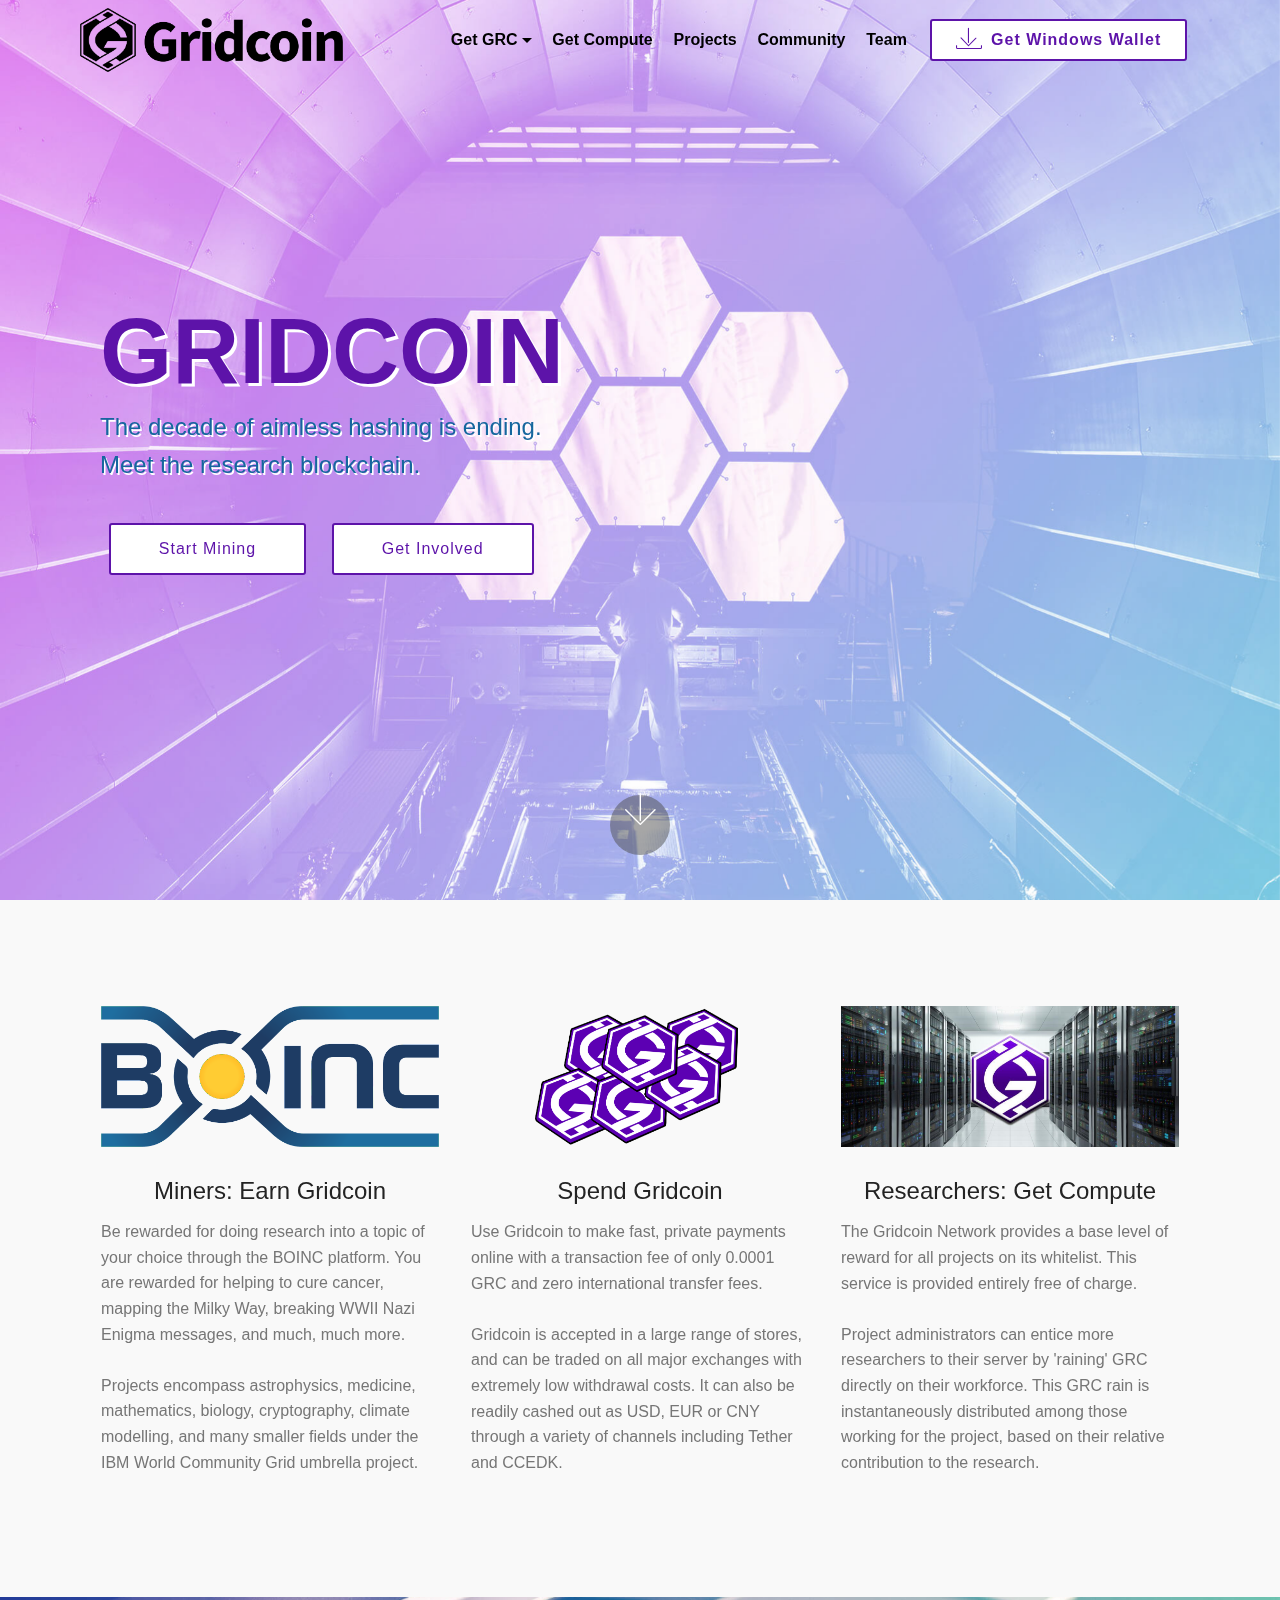
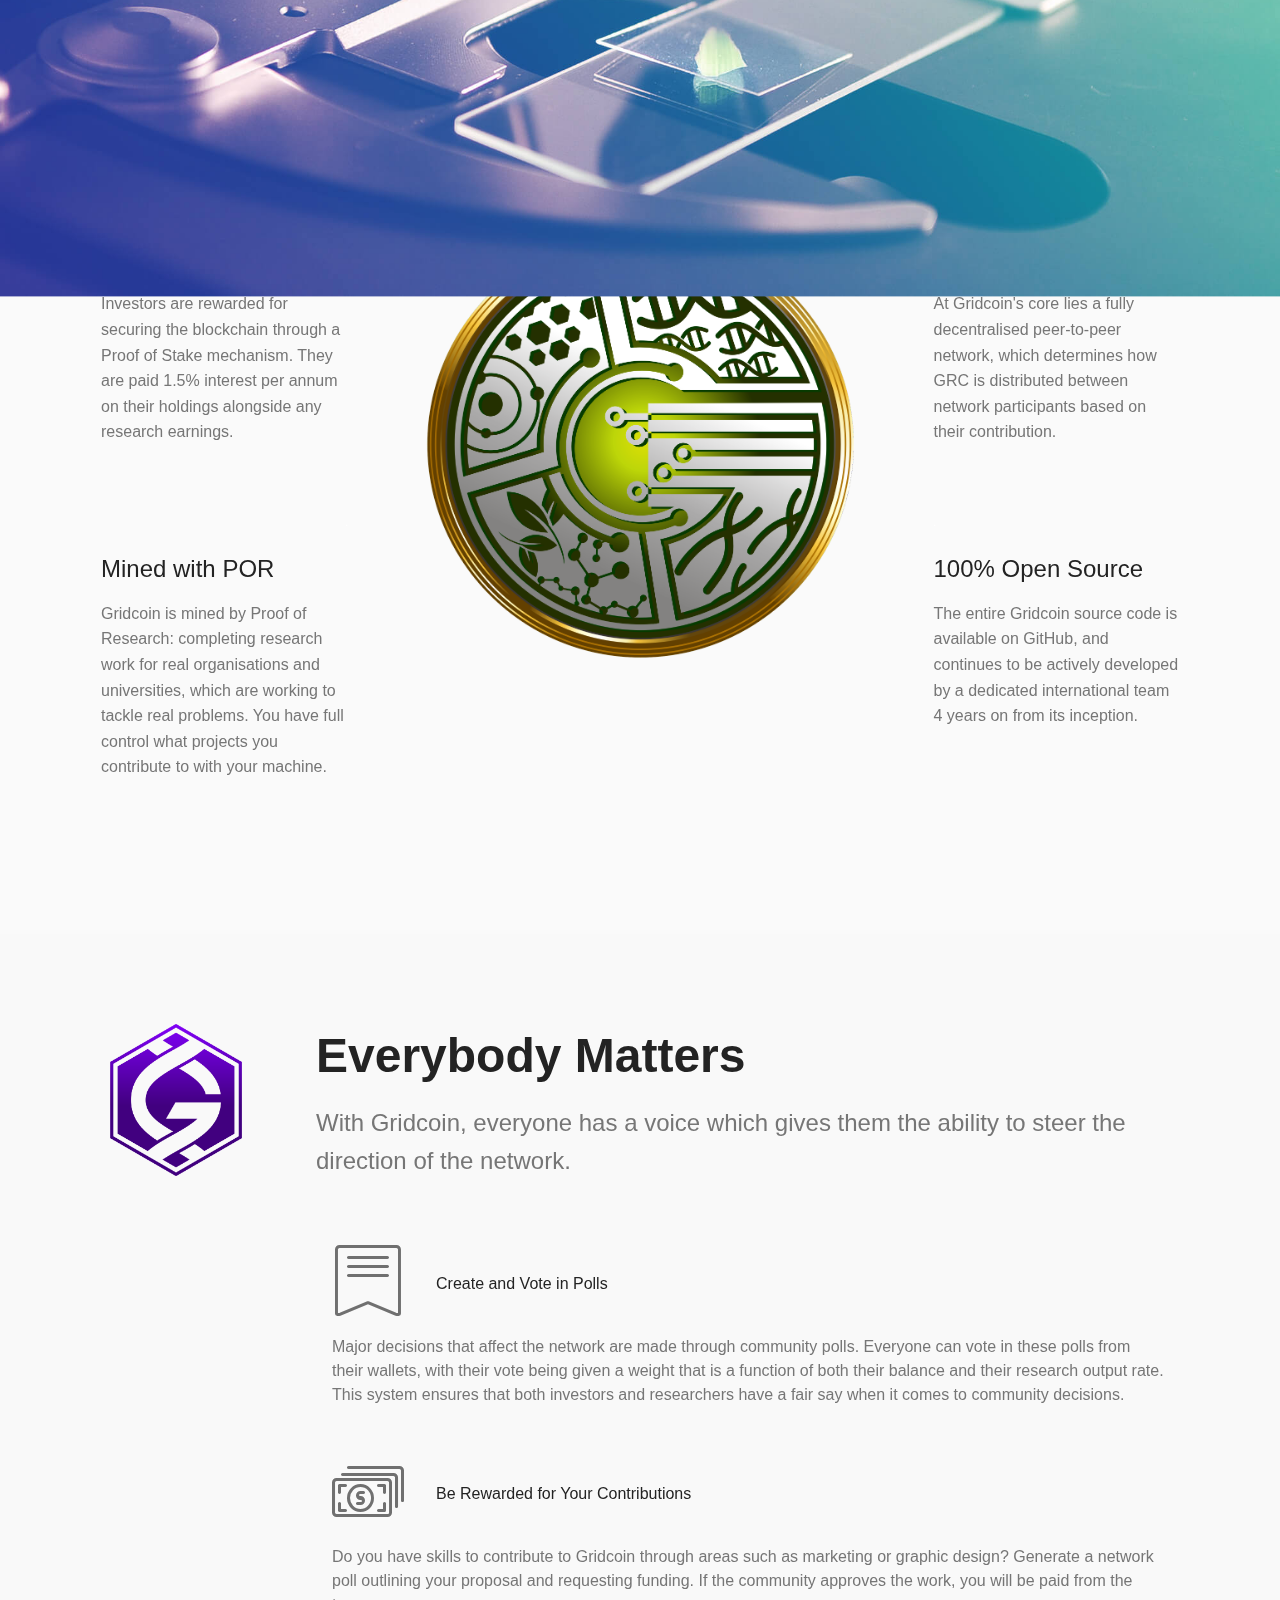
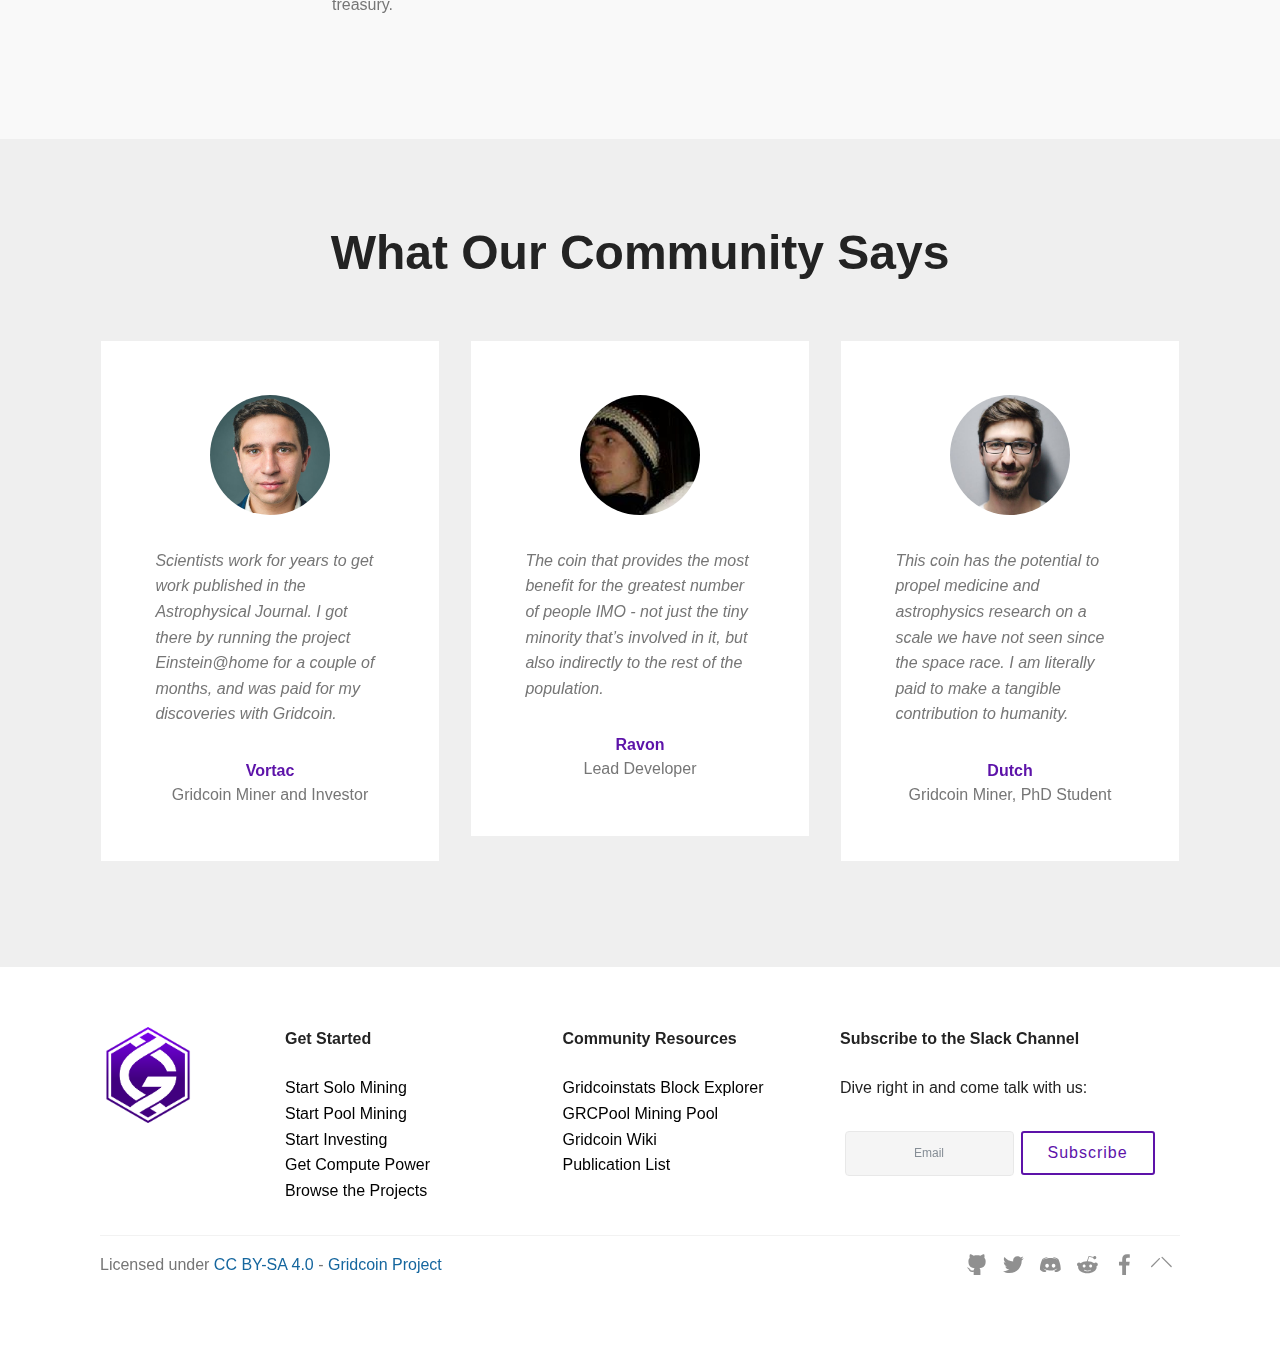
<file: index.html>
<!DOCTYPE html>
<html >
<head>
  <!-- Site made with Mobirise Website Builder v4.5.2, https://mobirise.com -->
  <meta charset="UTF-8">
  <meta http-equiv="X-UA-Compatible" content="IE=edge">
  <meta name="generator" content="Mobirise v4.5.2, mobirise.com">
  <meta name="viewport" content="width=device-width, initial-scale=1, minimum-scale=1">
  <link rel="shortcut icon" href="assets/images/grclogoonly-purple-transparent-128x128-1.png" type="image/x-icon">
  <meta name="description" content="">
  <title>Gridcoin Crypto Currency - GRC</title>
  <link rel="stylesheet" href="assets/web/assets/mobirise-icons-bold/mobirise-icons-bold.css">
  <link rel="stylesheet" href="assets/web/assets/mobirise-icons/mobirise-icons.css">
  <link rel="stylesheet" href="assets/tether/tether.min.css">
  <link rel="stylesheet" href="assets/bootstrap/css/bootstrap.min.css">
  <link rel="stylesheet" href="assets/bootstrap/css/bootstrap-grid.min.css">
  <link rel="stylesheet" href="assets/bootstrap/css/bootstrap-reboot.min.css">
  <link rel="stylesheet" href="assets/socicon/css/styles.css">
  <link rel="stylesheet" href="assets/dropdown/css/style.css">
  <link rel="stylesheet" href="assets/theme/css/style.css">
  <link rel="stylesheet" href="assets/mobirise/css/mbr-additional.css" type="text/css">
  
  <meta property="og:title" content="Gridcoin - The Research Blockchain">
  <meta property="og:description" content="Earn crypto-currency by contributing to scientific research through the BOINC platform.">
  <meta property="og:type" content="website">
  <meta property="og:url" content="http://www.gridcoin.science">
  <meta property="og:image" content="http://www.gridcoin.science/assets/images/og-img.png">
  <meta property="og:image:type" content="image/png" />
  <meta property="og:image:width" content="1680" />
  <meta property="og:image:height" content="880" />
  <meta property="fb:app_id" content="">
  <meta name="twitter:card" content="summary_large_image">
  <meta name="twitter:title" content="Gridcoin - The Research Blockchain">
  <meta name="twitter:description" content="Earn crypto-currency by contributing to scientific research through the BOINC platform.">
  <meta name="twitter:image" content="http://www.gridcoin.science/assets/images/og-img.png">  
  
</head>
<body>

<!-- Google Analytics -->
<!-- Global site tag (gtag.js) - Google Analytics -->
<script async src="https://www.googletagmanager.com/gtag/js?id=UA-111527170-1"></script>
<script>
  window.dataLayer = window.dataLayer || [];
  function gtag(){dataLayer.push(arguments);}
  gtag('js', new Date());

  gtag('config', 'UA-111527170-1');
</script>
<!-- /Google Analytics -->


<section class="menu cid-qCW4CjBXAa" once="menu" id="menu2-2" data-rv-view="595">

    

    <nav class="navbar navbar-expand beta-menu navbar-dropdown align-items-center navbar-fixed-top navbar-toggleable-sm bg-color transparent">
        <button class="navbar-toggler navbar-toggler-right" type="button" data-toggle="collapse" data-target="#navbarSupportedContent" aria-controls="navbarSupportedContent" aria-expanded="false" aria-label="Toggle navigation">
            <div class="hamburger">
                <span></span>
                <span></span>
                <span></span>
                <span></span>
            </div>
        </button>
        <div class="menu-logo">
            <div class="navbar-brand">
                <span class="navbar-logo">
                    <a href="index.html">
                        <img src="assets/images/grchorizontal-black-transparent-3417x833.png" alt="Mobirise" title="" media-simple="true" style="height: 4rem;">
                    </a>
                </span>
                
            </div>
        </div>
        <div class="collapse navbar-collapse" id="navbarSupportedContent">
            <ul class="navbar-nav nav-dropdown" data-app-modern-menu="true"><li class="nav-item dropdown">
                    <a class="nav-link link text-black dropdown-toggle display-4" href="investing.html" data-toggle="dropdown-submenu" aria-expanded="false"><strong>Get GRC</strong></a><div class="dropdown-menu"><a class="text-black dropdown-item display-4" href="solo-mining.html">Solo Mining</a><a class="text-black dropdown-item display-4" href="pool-mining.html">Pool Mining</a><a class="text-black dropdown-item display-4" href="investing.html">Investing</a></div>
                </li><li class="nav-item"><a class="nav-link link text-black display-4" href="get-compute.html"><strong>Get Compute</strong></a></li><li class="nav-item"><a class="nav-link link text-black display-4" href="projects.html"><strong>Projects</strong></a></li><li class="nav-item">
                    <a class="nav-link link text-black display-4" href="community.html"><strong>Community</strong></a>
                </li><li class="nav-item"><a class="nav-link link text-black display-4" href="team.html"><strong>Team</strong></a></li></ul>
            <div class="navbar-buttons mbr-section-btn"><a class="btn btn-sm btn-primary display-4" href="https://download.gridcoin.us/download/downloadstake/GridcoinResearch.msi"><span class="mbri-save mbr-iconfont mbr-iconfont-btn"></span><strong>Get Windows Wallet</strong></a></div>
        </div>
    </nav>
</section>

<section class="engine"><a href="https://mobirise.co/m">bootstrap table</a></section><section class="header9 cid-qCW2wLrXs4 mbr-fullscreen mbr-parallax-background" id="header9-0" data-rv-view="592">

    

    <div class="mbr-overlay" style="opacity: 0.3; background-color: rgb(255, 255, 255);">
    </div>

    <div class="container">
        <div class="media-container-column mbr-white col-md-8">
            <h1 class="mbr-section-title align-left mbr-bold pb-3 mbr-fonts-style display-1">GRIDCOIN</h1>
            
            <p class="mbr-text align-left pb-3 mbr-fonts-style display-5">The decade of aimless hashing is ending.<br>Meet the research blockchain.</p>
            <div class="mbr-section-btn align-left"><a class="btn btn-md btn-primary display-4" href="pool-mining.html">Start Mining</a>
                <a class="btn btn-md btn-primary display-4" href="community.html">Get Involved</a></div>
        </div>
    </div>

    <div class="mbr-arrow hidden-sm-down" aria-hidden="true">
        <a href="#next">
            <i class="mbri-down mbr-iconfont"></i>
        </a>
    </div>
</section>

<section class="features2 cid-qCW8Zz6gMW" id="features2-6" data-rv-view="597">

    

    
    
    <div class="container">
        <div class="media-container-row">
            <div class="card p-3 col-12 col-md-6 col-lg-4">
                <div class="card-wrapper">
                    <div class="card-img">
                        <a href="pool-mining.html"><img src="assets/images/boinc-logo-1280x535.png" alt="Mobirise" title="" media-simple="true"></a>
                    </div>
                    <div class="card-box">
                        <h4 class="card-title pb-3 mbr-fonts-style display-5">Miners: Earn Gridcoin</h4>
                        <p class="mbr-text mbr-fonts-style display-7">Be rewarded for doing research into a topic of your choice through the BOINC platform. You are rewarded for helping to cure cancer, mapping the Milky Way, breaking WWII Nazi Enigma messages, and much, much more.<br><br>Projects encompass astrophysics, medicine, mathematics, biology, cryptography, climate modelling, and many smaller fields under the IBM World Community Grid umbrella project.</p>
                    </div>
                </div>
            </div>

            <div class="card p-3 col-12 col-md-6 col-lg-4">
                <div class="card-wrapper">
                    <div class="card-img">
                        <a href="investing.html#features17-2k"><img src="assets/images/grc-1280x535.png" alt="Mobirise" title="" media-simple="true"></a>
                    </div>
                    <div class="card-box ">
                        <h4 class="card-title pb-3 mbr-fonts-style display-5">Spend Gridcoin</h4>
                        <p class="mbr-text mbr-fonts-style display-7">Use Gridcoin to make fast, private payments online with a transaction fee of only 0.0001 GRC and zero international transfer fees.<br><br>Gridcoin is accepted in a large range of stores, and can be traded on all major exchanges with extremely low withdrawal costs. It can also be readily cashed out as USD, EUR or CNY through a variety of channels including Tether and CCEDK.<br></p>
                    </div>
                </div>
            </div>

            <div class="card p-3 col-12 col-md-6 col-lg-4">
                <div class="card-wrapper">
                    <div class="card-img">
                        <a href="get-compute.html"><img src="assets/images/get-compute-1280x535.png" alt="Mobirise" title="" media-simple="true"></a>
                    </div>
                    <div class="card-box">
                        <h4 class="card-title pb-3 mbr-fonts-style display-5">Researchers: Get Compute</h4>
                        <p class="mbr-text mbr-fonts-style display-7">The Gridcoin Network provides a base level of reward for all projects on its whitelist. This service is provided entirely free of charge.<br><br> Project administrators can entice more researchers to their server by 'raining' GRC directly on their workforce. This GRC rain is instantaneously distributed among those working for the project, based on their relative contribution to the research.</p>
                    </div>
                </div>
            </div>

            
        </div>
    </div>
</section>

<section class="features12 cid-qCWey2XQ5m mbr-parallax-background" id="features12-7" data-rv-view="600">
    
    

    <div class="mbr-overlay" style="opacity: 0.7; background-color: rgb(255, 255, 255);">
    </div>

    <div class="container">
        <h2 class="mbr-section-title pb-2 mbr-fonts-style display-2"><strong>A Next Generation Blockchain Project</strong></h2>
        

        <div class="media-container-row pt-5">
            <div class="block-content align-right">
                <div class="card pl-3 pr-3 pb-5">
                    <div class="mbr-card-img-title">
                        <div class="card-img pb-3">
                             <span class="mbr-iconfont mbri-upload" style="font-size: 1px;" media-simple="true"></span>
                        </div>
                        <div class="mbr-crt-title">
                            <h4 class="card-title py-2 mbr-crt-title mbr-fonts-style display-5">Secured with POS</h4>
                        </div>
                    </div>                

                    <div class="card-box">
                        <p class="mbr-text mbr-section-text mbr-fonts-style display-7">Investors are rewarded for securing the blockchain through a Proof of Stake mechanism. They are paid 1.5% interest per annum on their holdings alongside any research earnings.</p>
                    </div>
                </div>

                <div class="card pl-3 pr-3 pb-5">
                    <div class="mbr-card-img-title">
                        <div class="card-img pb-3">
                            <span class="mbr-iconfont mbri-drag-n-drop2" style="color: rgb(255, 255, 255); font-size: 1px;" media-simple="true"></span>
                        </div>
                        <div class="mbr-crt-title">
                            <h4 class="card-title py-2 mbr-crt-title mbr-fonts-style display-5">Mined with POR&nbsp;</h4>
                        </div>
                    </div>
                    <div class="card-box">
                        <p class="mbr-text mbr-section-text mbr-fonts-style display-7">Gridcoin is mined by Proof of Research: completing research work for real organisations and universities, which are working to tackle real problems. You have full control what projects you contribute to with your machine.</p>
                    </div>
                </div>
            </div>

            <div class="mbr-figure" style="width: 50%;">
                <img src="assets/images/gridcoin-officia-1.png-2362x2362.png" alt="Mobirise" title="" media-simple="true">
            </div>

            <div class="block-content align-left  ">
                <div class="card pl-3 pr-3 pb-5">
                    <div class="mbr-card-img-title">
                        <div class="card-img pb-3">
                             <span class="mbr-iconfont mbri-features" style="font-size: 1px;" media-simple="true"></span>
                        </div>
                        <div class="mbr-crt-title">
                            <h4 class="card-title py-2 mbr-crt-title mbr-fonts-style display-5">Fully Decentralised</h4>
                        </div>
                    </div>                

                    <div class="card-box">
                        <p class="mbr-text mbr-section-text mbr-fonts-style display-7">At Gridcoin's core lies a fully decentralised peer-to-peer network, which determines how GRC is distributed between network participants based on their contribution.</p>
                    </div>
                </div>

                <div class="card pl-3 pr-3 pb-5">
                    <div class="mbr-card-img-title">
                        <div class="card-img pb-3">
                            <span class="mbr-iconfont mbri-sites" style="color: rgb(255, 255, 255); font-size: 1px;" media-simple="true"></span>
                        </div>
                        <div class="mbr-crt-title">
                            <h4 class="card-title py-2 mbr-crt-title mbr-fonts-style display-5">100% Open Source</h4>
                        </div>
                    </div>
                    <div class="card-box">
                        <p class="mbr-text mbr-section-text mbr-fonts-style display-7">The entire Gridcoin source code is available on GitHub, and continues to be actively developed by a dedicated international team 4 years on from its inception.</p>
                    </div>
                </div>
            </div>
        </div>
    </div>
</section>

<section class="features11 cid-qCWkdeRjod" id="features11-b" data-rv-view="603">

    

    

    <div class="container">   
        <div class="col-md-12">
            <div class="media-container-row">
                <div class="mbr-figure" style="width: 20%;">
                    <img src="assets/images/grclogoonly-purple-transparent-2083x2083.png" alt="Mobirise" title="" media-simple="true">
                </div>
                <div class=" align-left aside-content">
                    <h2 class="mbr-title pt-2 mbr-fonts-style display-2"><strong>Everybody Matters</strong></h2>
                    <div class="mbr-section-text">
                        <p class="mbr-text mb-5 pt-3 mbr-light mbr-fonts-style display-5">With Gridcoin, everyone has a voice which gives them the ability to steer the direction of the network.</p>
                    </div>

                    <div class="block-content">
                        <div class="card p-3 pr-3">
                            <div class="media">
                                <div class=" align-self-center card-img pb-3">
                                    <span class="mbr-iconfont mbri-bookmark" media-simple="true"></span>
                                </div>     
                                <div class="media-body">
                                    <h4 class="card-title mbr-fonts-style display-7">Create and Vote in Polls</h4>
                                </div>
                            </div>                

                            <div class="card-box">
                                <p class="block-text mbr-fonts-style display-7">Major decisions that affect the network are made through community polls. Everyone can vote in these polls from their wallets, with their vote being given a weight that is a function of both their balance and their research output rate. This system ensures that both investors and researchers have a fair say when it comes to community decisions.</p>
                            </div>
                        </div>

                        <div class="card p-3 pr-3">
                            <div class="media">
                                <div class="align-self-center card-img pb-3">
                                    <span class="mbr-iconfont mbri-cash" media-simple="true"></span>
                                </div>     
                                <div class="media-body">
                                    <h4 class="card-title mbr-fonts-style display-7">Be Rewarded for Your Contributions</h4>
                                </div>
                            </div>                

                            <div class="card-box">
                                <p class="block-text mbr-fonts-style display-7">Do you have skills to contribute to Gridcoin through areas such as marketing or graphic design? Generate a network poll outlining your proposal and requesting funding. If the community approves the work, you will be paid from the treasury.</p>
                            </div>
                        </div>
                    </div>
                </div>
            </div>
        </div> 
    </div>          
</section>

<section class="testimonials1 cid-qCZP0vx3jH mbr-parallax-background" id="testimonials1-e" data-rv-view="606">

    

    <div class="mbr-overlay" style="opacity: 0.7; background-color: rgb(239, 239, 239);">
    </div>
    <div class="container">
        <div class="media-container-row">
            <div class="title col-12 align-center">
                <h2 class="pb-3 mbr-fonts-style display-2"><strong>What Our Community Says</strong></h2>
                
            </div>
        </div>
    </div>

    <div class="container pt-3 mt-2">
        <div class="media-container-row">
            <div class="mbr-testimonial p-3 align-center col-12 col-md-6 col-lg-4">
                <div class="panel-item p-3">
                    <div class="card-block">
                        <div class="testimonial-photo">
                            <img src="assets/images/vortac-200x200.png" alt="" title="" media-simple="true">
                        </div>
                        <p class="mbr-text mbr-fonts-style display-7">Scientists work for years to get work published in the Astrophysical Journal. I got there by running the project Einstein@home for a couple of months, and was paid for my discoveries with Gridcoin.</p>
                    </div>
                    <div class="card-footer">
                        <div class="mbr-author-name mbr-bold mbr-fonts-style display-7">Vortac</div>
                        <small class="mbr-author-desc mbr-italic mbr-light mbr-fonts-style display-7">Gridcoin Miner and Investor</small>
                    </div>
                </div>
            </div>

            <div class="mbr-testimonial p-3 align-center col-12 col-md-6 col-lg-4">
                <div class="panel-item p-3">
                    <div class="card-block">
                        <div class="testimonial-photo">
                            <img src="assets/images/ravon-200x200.png" alt="" title="" media-simple="true">
                        </div>
                        <p class="mbr-text mbr-fonts-style display-7">The coin that provides the most benefit for the greatest number of people IMO - not just the tiny minority that’s involved in it, but also indirectly to the rest of the population.</p>
                    </div>
                    <div class="card-footer">
                        <div class="mbr-author-name mbr-bold mbr-fonts-style display-7">Ravon</div>
                        <small class="mbr-author-desc mbr-italic mbr-light mbr-fonts-style display-7">Lead Developer</small>
                    </div>
                </div>
            </div>

            <div class="mbr-testimonial p-3 align-center col-12 col-md-6 col-lg-4">
                <div class="panel-item p-3">
                    <div class="card-block">
                        <div class="testimonial-photo">
                            <img src="assets/images/dutch-200x200.png" alt="" title="" media-simple="true">
                        </div>
                        <p class="mbr-text mbr-fonts-style display-7">This coin has the potential to propel medicine and astrophysics research on a scale we have not seen since the space race. I am literally paid to make a tangible contribution to humanity.</p>
                    </div>
                    <div class="card-footer">
                        <div class="mbr-author-name mbr-bold mbr-fonts-style display-7">Dutch</div>
                        <small class="mbr-author-desc mbr-italic mbr-light mbr-fonts-style display-7">Gridcoin Miner, PhD Student</small>
                    </div>
                </div>
            </div>

            

            

            
        </div>
    </div>   
</section>

<section class="footer3 cid-qEvBqhZUmz" id="footer3-44" data-rv-view="609">

    

    

    <div class="container">
        <div class="media-container-row content">
            <div class="col-md-2 col-sm-4">
                <div class="mb-3 img-logo">
                    
                         <img src="assets/images/grclogoonly-purple-transparent-2083x2083.png" alt="Mobirise" title="" media-simple="true">
                    
                </div>
                <p class="mbr-fonts-style foot-logo display-7"></p>
            </div>
            <div class="col-md-3 col-sm-4">
                <p class="mb-4 mbr-fonts-style foot-title display-7"><strong>Get Started</strong></p>
                <p class="mbr-text mbr-links-column mbr-fonts-style display-7"><a href="solo-mining.html" class="text-black">Start Solo Mining</a><br><a href="pool-mining.html" class="text-black">Start Pool Mining</a><br><a href="investing.html" class="text-black">Start Investing</a><br><a href="get-compute.html" class="text-black">Get&nbsp;Compute Power</a><br><a href="projects.html" class="text-black">Browse the Projects</a>
                </p>
            </div>
            <div class="col-md-3 col-sm-4">
                <p class="mb-4 mbr-fonts-style foot-title display-7"><strong>Community Resources</strong></p>
                <p class="mbr-text mbr-fonts-style mbr-links-column display-7"><a href="https://gridcoinstats.eu/" class="text-black">Gridcoinstats Block Explorer</a><br><a href="https://www.grcpool.com/" class="text-black">GRCPool Mining Pool</a><br><a href="http://wiki.gridcoin.us/Main_Page" class="text-black">Gridcoin Wiki</a><br><a href="https://boinc.berkeley.edu/wiki/Publications_by_BOINC_projects" class="text-black">Publication List</a><br></p>
            </div>
            <div class="col-md-4 col-sm-12">
                <p class="mb-4 mbr-fonts-style foot-title display-7"><strong>Subscribe to the Slack Channel</strong></p>
                <p class="mbr-text form-text mbr-fonts-style display-7">Dive right in and come talk with us:</p>
                <div class="media-container-column" data-form-type="formoid">
                    <div data-form-alert="" hidden="" class="align-center">Success! Your invitation will be processed within 24 hours.</div>

                    <form class="form-inline" action="https://mobirise.com/" method="post" data-form-title="Mobirise Form">
                        <input type="hidden" value="T+btj5Kda0W90B4LVBWZSTkTGbpRS8KJnRgjBAxI5itYQmhnGAAh1Wzg6sJms2UEhvGWxb7846FJzx15ognWwM68LUBqAiQXM1c+kVyQfXszTjXlEnMOraE/pxKNP2Z+" data-form-email="true">
                        <div class="form-group">
                            <input type="email" class="form-control input-sm input-inverse my-2" name="email" required="" data-form-field="Email" placeholder="Email" id="email-footer3-44">
                        </div>
                        <div class="input-group-btn m-2"><button href="" class="btn btn-primary display-4" type="submit" role="button">Subscribe</button></div>
                    </form>
                </div>

            </div>
        </div>
        <div class="footer-lower">
            <div class="media-container-row">
                <div class="col-sm-12">
                    <hr>
                </div>
            </div>
            <div class="media-container-row">
                <div class="col-sm-6 copyright">
                    <p class="mbr-text mbr-fonts-style display-7">Licensed under <a href="https://creativecommons.org/licenses/by-sa/4.0/">CC BY-SA 4.0</a> - <a href="https://github.com/Gridcoin-Project/website/tree/gh-pages">Gridcoin Project</a></p>
                </div>
                <div class="col-md-6">
                    <div class="social-list align-right">
                        <div class="soc-item">
                            <a href="https://github.com/gridcoin/Gridcoin-Research" target="_blank">
                                <span class="mbr-iconfont mbr-iconfont-social socicon-github socicon" media-simple="true"></span>
                            </a>
                        </div>
                        <div class="soc-item">
                            <a href="https://twitter.com/GridcoinProject" target="_blank">
                                <span class="mbr-iconfont mbr-iconfont-social socicon-twitter socicon" media-simple="true"></span>
                            </a>
                        </div>
                        <div class="soc-item">
                            <a href="https://discordapp.com/invite/Bt4YHxJ" target="_blank">
                                <span class="mbr-iconfont mbr-iconfont-social socicon-discord socicon" media-simple="true"></span>
                            </a>
                        </div>
                        <div class="soc-item">
                            <a href="https://www.reddit.com/r/gridcoin/" target="_blank">
                                <span class="mbr-iconfont mbr-iconfont-social socicon-reddit socicon" media-simple="true"></span>
                            </a>
                        </div>
                        <div class="soc-item">
                            <a href="https://www.facebook.com/gridcoins" target="_blank">
                                <span class="mbr-iconfont mbr-iconfont-social socicon-facebook socicon" media-simple="true"></span>
                            </a>
                        </div>
                        <div class="soc-item">
                            <a href="https://steemit.com/trending/gridcoin" target="_blank">
                                <span class="mbr-iconfont mbr-iconfont-social mbrib-arrow-up" media-simple="true"></span>
                            </a>
                        </div>
                    </div>
                </div>
            </div>
        </div>
    </div>
</section>


  <script src="assets/web/assets/jquery/jquery.min.js"></script>
  <script src="assets/popper/popper.min.js"></script>
  <script src="assets/tether/tether.min.js"></script>
  <script src="assets/bootstrap/js/bootstrap.min.js"></script>
  <script src="assets/dropdown/js/script.min.js"></script>
  <script src="assets/touchswipe/jquery.touch-swipe.min.js"></script>
  <script src="assets/smoothscroll/smooth-scroll.js"></script>
  <script src="assets/parallax/jarallax.min.js"></script>
  <script src="assets/theme/js/script.js"></script>
  <script src="assets/formoid/formoid.min.js"></script>
  
  
</body>
</html>
</file>
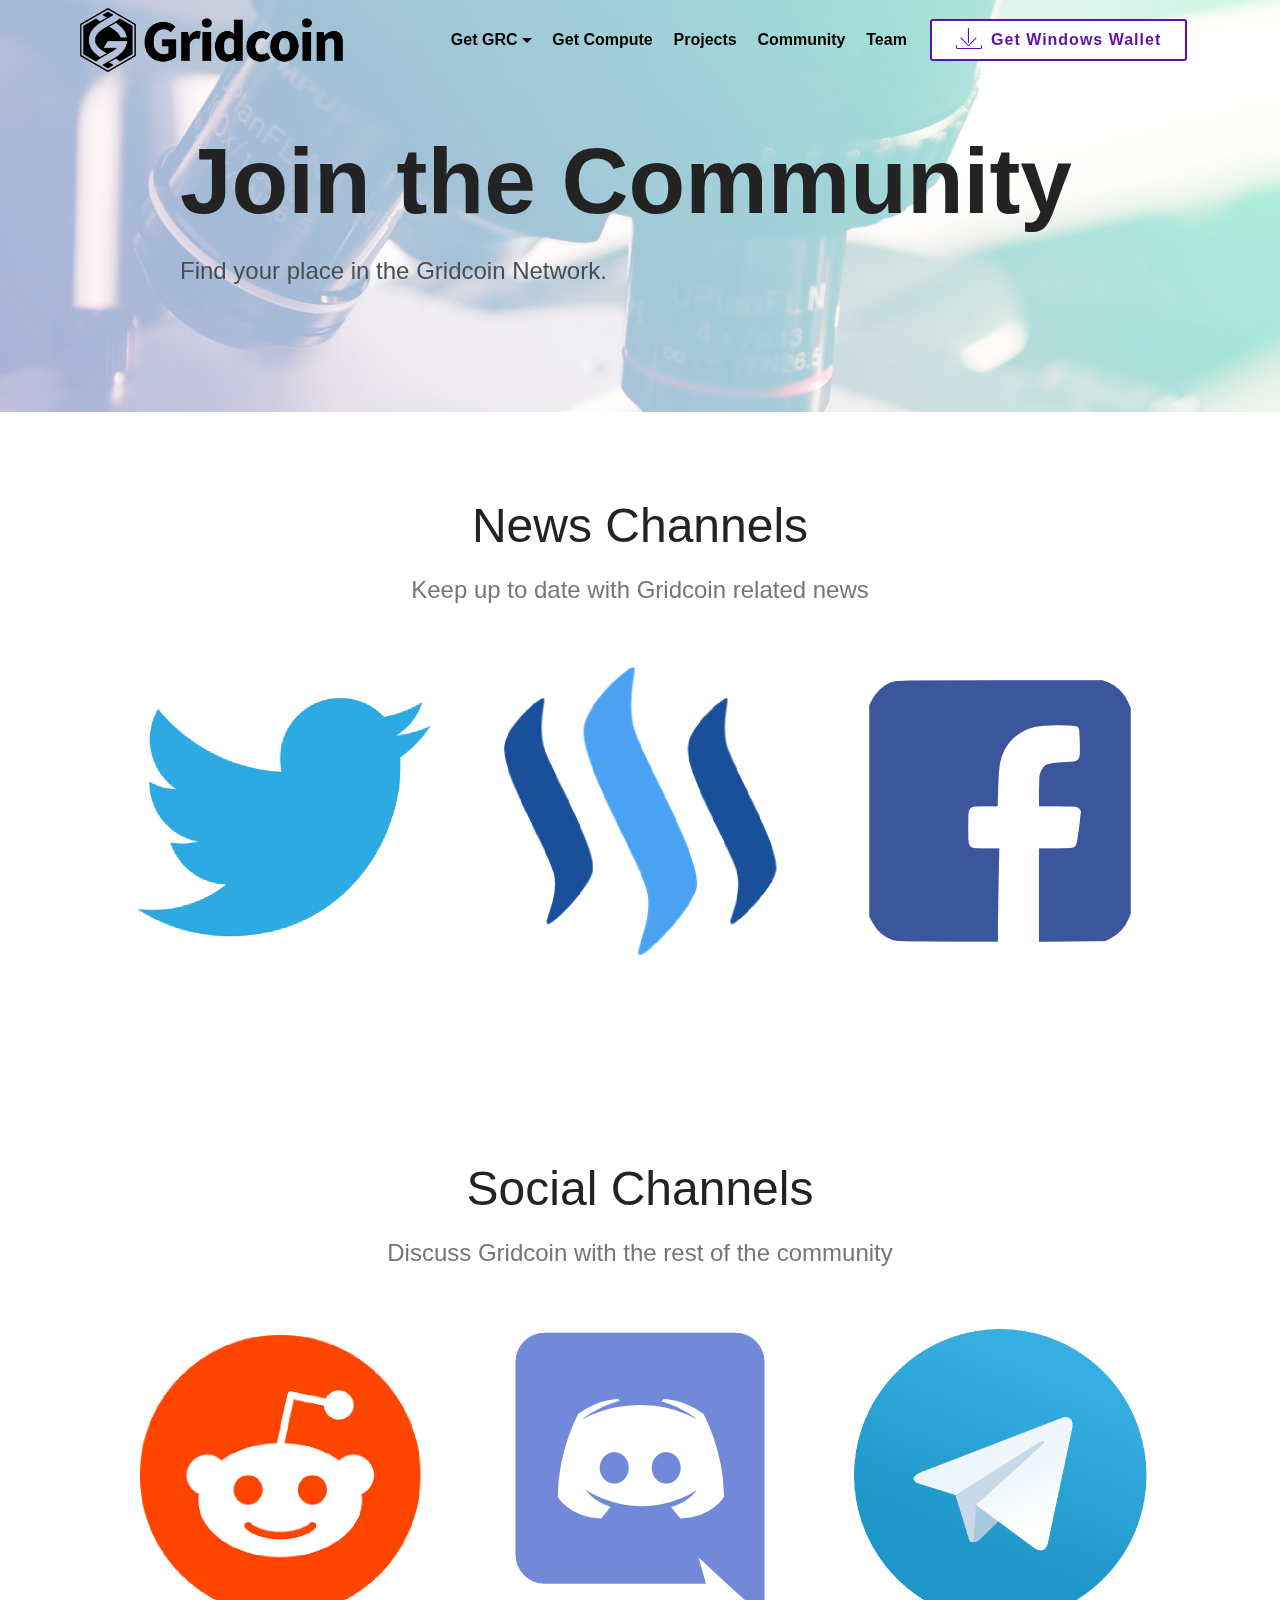
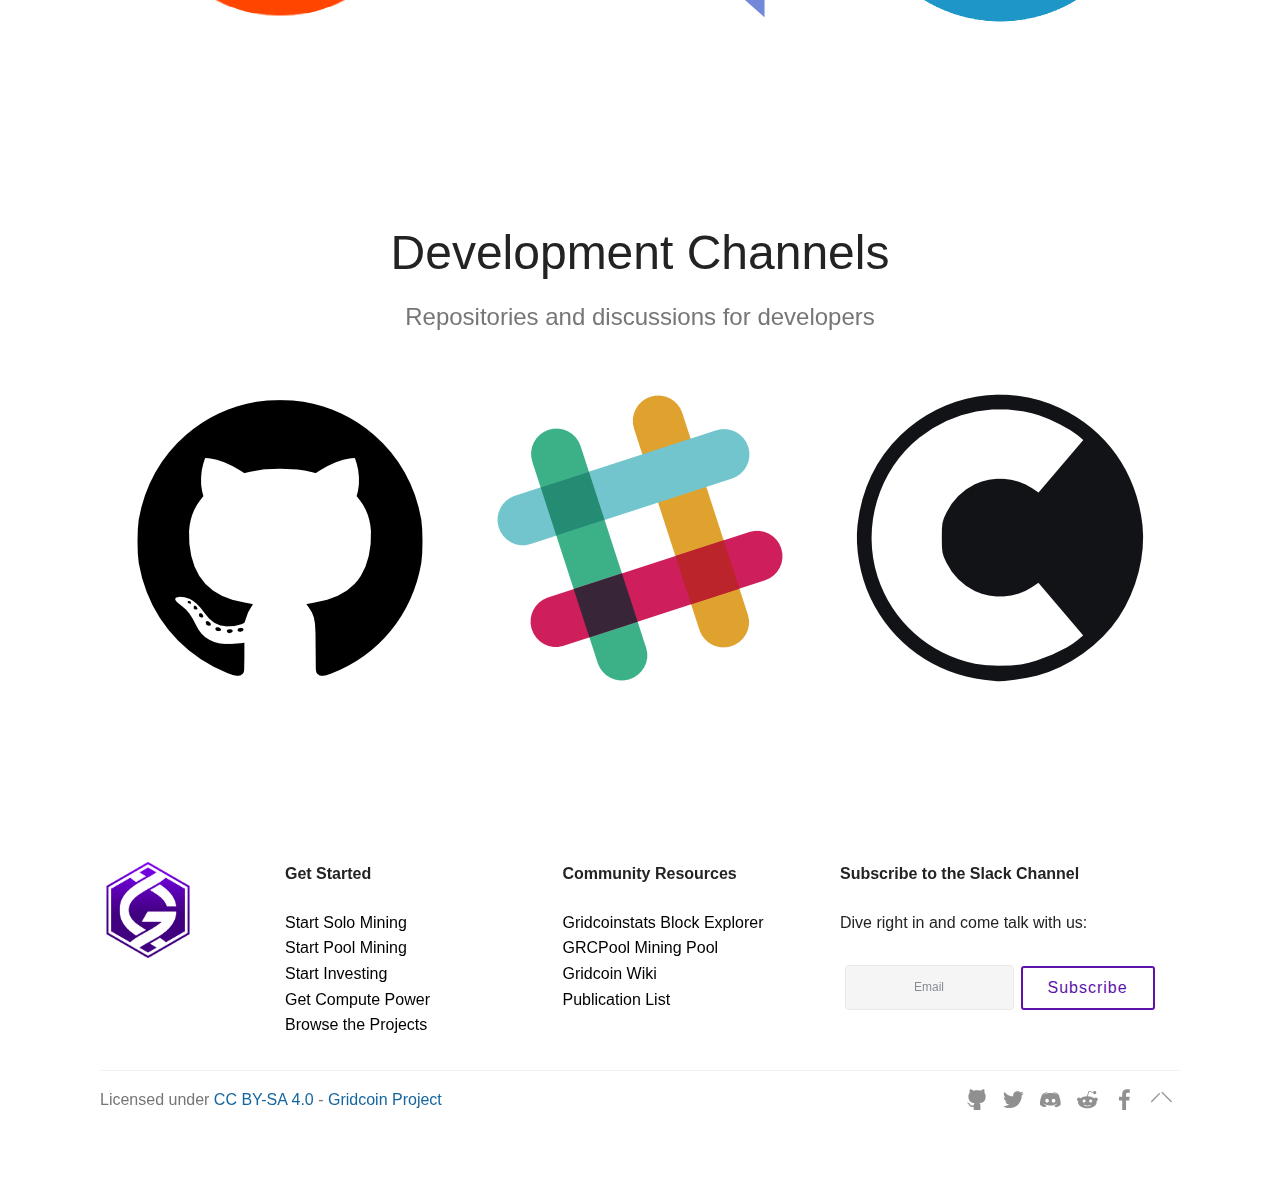
<file: community.html>
<!DOCTYPE html>
<html >
<head>
  <!-- Site made with Mobirise Website Builder v4.5.2, https://mobirise.com -->
  <meta charset="UTF-8">
  <meta http-equiv="X-UA-Compatible" content="IE=edge">
  <meta name="generator" content="Mobirise v4.5.2, mobirise.com">
  <meta name="viewport" content="width=device-width, initial-scale=1, minimum-scale=1">
  <link rel="shortcut icon" href="assets/images/grclogoonly-purple-transparent-128x128-1.png" type="image/x-icon">
  <meta name="description" content="">
  <title>Community</title>
  <link rel="stylesheet" href="assets/web/assets/mobirise-icons-bold/mobirise-icons-bold.css">
  <link rel="stylesheet" href="assets/web/assets/mobirise-icons/mobirise-icons.css">
  <link rel="stylesheet" href="assets/tether/tether.min.css">
  <link rel="stylesheet" href="assets/bootstrap/css/bootstrap.min.css">
  <link rel="stylesheet" href="assets/bootstrap/css/bootstrap-grid.min.css">
  <link rel="stylesheet" href="assets/bootstrap/css/bootstrap-reboot.min.css">
  <link rel="stylesheet" href="assets/socicon/css/styles.css">
  <link rel="stylesheet" href="assets/dropdown/css/style.css">
  <link rel="stylesheet" href="assets/theme/css/style.css">
  <link rel="stylesheet" href="assets/mobirise/css/mbr-additional.css" type="text/css">
  
  
  
</head>
<body>

<!-- Google Analytics -->
<!-- Global site tag (gtag.js) - Google Analytics -->
<script async src="https://www.googletagmanager.com/gtag/js?id=UA-111527170-1"></script>
<script>
  window.dataLayer = window.dataLayer || [];
  function gtag(){dataLayer.push(arguments);}
  gtag('js', new Date());

  gtag('config', 'UA-111527170-1');
</script>
<!-- /Google Analytics -->


<section class="header1 cid-qD1XToJMwP mbr-parallax-background" id="header1-y" data-rv-view="424">

    

    <div class="mbr-overlay" style="opacity: 0.6; background-color: rgb(255, 255, 255);">
    </div>

    <div class="container">
        <div class="row justify-content-md-center">
            <div class="mbr-white col-md-10">
                <h1 class="mbr-section-title align-center mbr-bold pb-3 mbr-fonts-style display-1">Join the Community</h1>
                
                <p class="mbr-text align-center pb-3 mbr-fonts-style display-5">Find your place in the Gridcoin Network.</p>
                
            </div>
        </div>
    </div>

</section>

<section class="engine"><a href="https://mobirise.co/j">how to design your own website for free</a></section><section class="features15 cid-qDcvL1R4fQ" id="features15-26" data-rv-view="427">

    

    
    <div class="container">
        <h2 class="mbr-section-title pb-3 align-center mbr-fonts-style display-2">News Channels</h2>
        <h3 class="mbr-section-subtitle display-5 align-center mbr-fonts-style">Keep up to date with Gridcoin related news</h3>

        <div class="media-container-row container pt-5 mt-2">

            <div class="col-12 col-md-6 mb-4 col-lg-4">
                <div class="card flip-card p-5 align-center">
                    <div class="card-front card_cont">
                        <img src="assets/images/twitter-logo-330x300.png" alt="Mobirise" title="" media-simple="true">
                    </div>
                    <div class="card_back card_cont">
                        <h4 class="card-title display-5 py-2 mbr-fonts-style"><a href="https://twitter.com/GridcoinNetwork" class="text-white">Twitter</a></h4>
                        <p class="mbr-text mbr-fonts-style display-7">Follow Gridcoin on Twitter.</p>
                    </div>
                </div>
            </div>

            <div class="col-12 col-md-6 mb-4 col-lg-4">
                
                <div class="card flip-card p-5 align-center">
                    <div class="card-front card_cont">
                        <img src="assets/images/steemit-logo-330x300.png" alt="Mobirise" title="" media-simple="true">
                    </div>
                    <div class="card_back card_cont">
                        <h4 class="card-title py-2 mbr-fonts-style display-5"><a href="https://steemit.com/trending/gridcoin" class="text-white">Steemit</a></h4>
                        <p class="mbr-text mbr-fonts-style display-7">Browse and take part in our Steemit community.</p>
                    </div>
                </div>
            </div>
            
            <div class="col-12 col-md-6 mb-4 col-lg-4">
                <div class="card flip-card p-5 align-center">
                    <div class="card-front card_cont">
                        <img src="assets/images/facebook-logo-330x300.png" alt="Mobirise" title="" media-simple="true">
                    </div>
                    <div class="card_back card_cont">
                        <h4 class="card-title py-2 mbr-fonts-style display-5"><a href="https://www.facebook.com/gridcoins" class="text-white">Facebook</a></h4>
                        <p class="mbr-text mbr-fonts-style display-7">Follow Gridcoin on Facebook.</p>
                    </div>
                </div> 
            </div>

            
        </div>
</div></section>

<section class="features15 cid-qDcybjqnqc" id="features15-2b" data-rv-view="430">

    

    
    <div class="container">
        <h2 class="mbr-section-title pb-3 align-center mbr-fonts-style display-2">Social Channels</h2>
        <h3 class="mbr-section-subtitle display-5 align-center mbr-fonts-style">Discuss Gridcoin with the rest of the community</h3>

        <div class="media-container-row container pt-5 mt-2">

            <div class="col-12 col-md-6 mb-4 col-lg-4">
                <div class="card flip-card p-5 align-center">
                    <div class="card-front card_cont">
                        <img src="assets/images/reddit-logo-330x300.png" alt="Mobirise" title="" media-simple="true">
                    </div>
                    <div class="card_back card_cont">
                        <h4 class="card-title display-5 py-2 mbr-fonts-style"><a href="https://www.reddit.com/r/gridcoin/" class="text-white">Reddit</a></h4>
                        <p class="mbr-text mbr-fonts-style display-7">One of Gridcoin's outlets for discussion, Steemit cross-posts and general help.</p>
                    </div>
                </div>
            </div>

            <div class="col-12 col-md-6 mb-4 col-lg-4">
                
                <div class="card flip-card p-5 align-center">
                    <div class="card-front card_cont">
                        <img src="assets/images/discord-logo-330x300.png" alt="Mobirise" title="" media-simple="true">
                    </div>
                    <div class="card_back card_cont">
                        <h4 class="card-title py-2 mbr-fonts-style display-5"><a href="https://discordapp.com/invite/Bt4YHxJ" class="text-white">Discord</a></h4>
                        <p class="mbr-text mbr-fonts-style display-7">Talk to community members on your familiar gaming communication platform.</p>
                    </div>
                </div>
            </div>
            
            <div class="col-12 col-md-6 mb-4 col-lg-4">
                <div class="card flip-card p-5 align-center">
                    <div class="card-front card_cont">
                        <img src="assets/images/telegram-logo-330x300.png" alt="Mobirise" title="" media-simple="true">
                    </div>
                    <div class="card_back card_cont">
                        <h4 class="card-title py-2 mbr-fonts-style display-5"><a href="https://telegram.me/gridcoin" class="text-white">Telegram</a></h4>
                        <p class="mbr-text mbr-fonts-style display-7">Join Gridcoin's Telegram. Sign-up is required.</p>
                    </div>
                </div> 
            </div>

            
        </div>
</div></section>

<section class="features15 cid-qDcykQe1rK" id="features15-2c" data-rv-view="433">

    

    
    <div class="container">
        <h2 class="mbr-section-title pb-3 align-center mbr-fonts-style display-2">Development Channels</h2>
        <h3 class="mbr-section-subtitle display-5 align-center mbr-fonts-style">Repositories and discussions for developers</h3>

        <div class="media-container-row container pt-5 mt-2">

            <div class="col-12 col-md-6 mb-4 col-lg-4">
                <div class="card flip-card p-5 align-center">
                    <div class="card-front card_cont">
                        <img src="assets/images/github-logo-330x300.png" alt="Mobirise" title="" media-simple="true">
                    </div>
                    <div class="card_back card_cont">
                        <h4 class="card-title display-5 py-2 mbr-fonts-style"><a href="https://github.com/gridcoin/Gridcoin-Research" class="text-white"><strong>Github</strong></a></h4>
                        <p class="mbr-text mbr-fonts-style display-7">The official source code and related issue tracking of Gridcoin are hosted on a public GitHub repository.</p>
                    </div>
                </div>
            </div>

            <div class="col-12 col-md-6 mb-4 col-lg-4">
                
                <div class="card flip-card p-5 align-center">
                    <div class="card-front card_cont">
                        <img src="assets/images/slack-logo-330x300.png" alt="Mobirise" title="" media-simple="true">
                    </div>
                    <div class="card_back card_cont">
                        <h4 class="card-title py-2 mbr-fonts-style display-5"><strong><a href="https://teamgridcoin.slack.com" class="text-white">Slack</a></strong></h4>
                        <p class="mbr-text mbr-fonts-style display-7">Slack serves as a bridge between Gridcoin developers and community members for live chat about Gridcoin development around the clock. Membership is by invite only.</p>
                    </div>
                </div>
            </div>
            
            <div class="col-12 col-md-6 mb-4 col-lg-4">
                <div class="card flip-card p-5 align-center">
                    <div class="card-front card_cont">
                        <img src="assets/images/cct-logo-330x300.png" alt="Mobirise" title="" media-simple="true">
                    </div>
                    <div class="card_back card_cont">
                        <h4 class="card-title py-2 mbr-fonts-style display-5"><a href="https://cryptocurrencytalk.com/topic/1331-new-coin-launch-announcement-grc-gridcoin" class="text-white"><strong>CCT</strong></a></h4>
                        <p class="mbr-text mbr-fonts-style display-7">The forum where it all began, and where developers hold public discussions about the direction of Gridcoin with the community.</p>
                    </div>
                </div> 
            </div>

            
        </div>
</div></section>

<section class="menu cid-qDjyjfv0Zh" once="menu" id="menu2-3d" data-rv-view="436">

    

    <nav class="navbar navbar-expand beta-menu navbar-dropdown align-items-center navbar-fixed-top navbar-toggleable-sm bg-color transparent">
        <button class="navbar-toggler navbar-toggler-right" type="button" data-toggle="collapse" data-target="#navbarSupportedContent" aria-controls="navbarSupportedContent" aria-expanded="false" aria-label="Toggle navigation">
            <div class="hamburger">
                <span></span>
                <span></span>
                <span></span>
                <span></span>
            </div>
        </button>
        <div class="menu-logo">
            <div class="navbar-brand">
                <span class="navbar-logo">
                    <a href="index.html">
                        <img src="assets/images/grchorizontal-black-transparent-3417x833.png" alt="Mobirise" title="" media-simple="true" style="height: 4rem;">
                    </a>
                </span>
                
            </div>
        </div>
        <div class="collapse navbar-collapse" id="navbarSupportedContent">
            <ul class="navbar-nav nav-dropdown" data-app-modern-menu="true"><li class="nav-item dropdown">
                    <a class="nav-link link text-black dropdown-toggle display-4" href="investing.html" data-toggle="dropdown-submenu" aria-expanded="false"><strong>Get GRC</strong></a><div class="dropdown-menu"><a class="text-black dropdown-item display-4" href="solo-mining.html">Solo Mining</a><a class="text-black dropdown-item display-4" href="pool-mining.html">Pool Mining</a><a class="text-black dropdown-item display-4" href="investing.html">Investing</a></div>
                </li><li class="nav-item"><a class="nav-link link text-black display-4" href="get-compute.html"><strong>Get Compute</strong></a></li><li class="nav-item"><a class="nav-link link text-black display-4" href="projects.html"><strong>Projects</strong></a></li><li class="nav-item">
                    <a class="nav-link link text-black display-4" href="community.html"><strong>Community</strong></a>
                </li><li class="nav-item"><a class="nav-link link text-black display-4" href="team.html"><strong>Team</strong></a></li></ul>
            <div class="navbar-buttons mbr-section-btn"><a class="btn btn-sm btn-primary display-4" href="https://download.gridcoin.us/download/downloadstake/GridcoinResearch.msi"><span class="mbri-save mbr-iconfont mbr-iconfont-btn"></span><strong>Get Windows Wallet</strong></a></div>
        </div>
    </nav>
</section>

<section class="footer3 cid-qEx3BH9Ntj" id="footer3-4h" data-rv-view="438">

    

    

    <div class="container">
        <div class="media-container-row content">
            <div class="col-md-2 col-sm-4">
                <div class="mb-3 img-logo">
                    
                         <img src="assets/images/grclogoonly-purple-transparent-2083x2083.png" alt="Mobirise" title="" media-simple="true">
                    
                </div>
                <p class="mbr-fonts-style foot-logo display-7"></p>
            </div>
            <div class="col-md-3 col-sm-4">
                <p class="mb-4 mbr-fonts-style foot-title display-7"><strong>Get Started</strong></p>
                <p class="mbr-text mbr-links-column mbr-fonts-style display-7"><a href="solo-mining.html" class="text-black">Start Solo Mining</a><br><a href="pool-mining.html" class="text-black">Start Pool Mining</a><br><a href="investing.html" class="text-black">Start Investing</a><br><a href="get-compute.html" class="text-black">Get&nbsp;Compute Power</a><br><a href="projects.html" class="text-black">Browse the Projects</a>
                </p>
            </div>
            <div class="col-md-3 col-sm-4">
                <p class="mb-4 mbr-fonts-style foot-title display-7"><strong>Community Resources</strong></p>
                <p class="mbr-text mbr-fonts-style mbr-links-column display-7"><a href="https://gridcoinstats.eu/" class="text-black">Gridcoinstats Block Explorer</a><br><a href="https://www.grcpool.com/" class="text-black">GRCPool Mining Pool</a><br><a href="http://wiki.gridcoin.us/Main_Page" class="text-black">Gridcoin Wiki</a><br><a href="https://boinc.berkeley.edu/wiki/Publications_by_BOINC_projects" class="text-black">Publication List</a><br></p>
            </div>
            <div class="col-md-4 col-sm-12">
                <p class="mb-4 mbr-fonts-style foot-title display-7"><strong>Subscribe to the Slack Channel</strong></p>
                <p class="mbr-text form-text mbr-fonts-style display-7">Dive right in and come talk with us:</p>
                <div class="media-container-column" data-form-type="formoid">
                    <div data-form-alert="" hidden="" class="align-center">Success! Your invitation will be processed within 24 hours.</div>

                    <form class="form-inline" action="https://mobirise.com/" method="post" data-form-title="Mobirise Form">
                        <input type="hidden" value="SYSWol/87aJF/nKf2vJy2g7Kk379q9AfE2ZBtvonrmBLUW9ALH2/LZ0AcDPdPpk85338ZYDDtF9UuYXsJSTHQk5XSu5KcrDpLFijLmwsWIDOmjOjOIEfuhD3Vluwws97" data-form-email="true">
                        <div class="form-group">
                            <input type="email" class="form-control input-sm input-inverse my-2" name="email" required="" data-form-field="Email" placeholder="Email" id="email-footer3-4h">
                        </div>
                        <div class="input-group-btn m-2"><button href="" class="btn btn-primary display-4" type="submit" role="button">Subscribe</button></div>
                    </form>
                </div>

            </div>
        </div>
        <div class="footer-lower">
            <div class="media-container-row">
                <div class="col-sm-12">
                    <hr>
                </div>
            </div>
            <div class="media-container-row">
                <div class="col-sm-6 copyright">
                    <p class="mbr-text mbr-fonts-style display-7">Licensed under <a href="https://creativecommons.org/licenses/by-sa/4.0/">CC BY-SA 4.0</a> - <a href="https://github.com/Gridcoin-Project/website/tree/gh-pages">Gridcoin Project</a></p>
                </div>
                <div class="col-md-6">
                    <div class="social-list align-right">
                        <div class="soc-item">
                            <a href="https://github.com/gridcoin/Gridcoin-Research" target="_blank">
                                <span class="mbr-iconfont mbr-iconfont-social socicon-github socicon" media-simple="true"></span>
                            </a>
                        </div>
                        <div class="soc-item">
                            <a href="https://twitter.com/GridcoinProject" target="_blank">
                                <span class="mbr-iconfont mbr-iconfont-social socicon-twitter socicon" media-simple="true"></span>
                            </a>
                        </div>
                        <div class="soc-item">
                            <a href="https://discordapp.com/invite/Bt4YHxJ" target="_blank">
                                <span class="mbr-iconfont mbr-iconfont-social socicon-discord socicon" media-simple="true"></span>
                            </a>
                        </div>
                        <div class="soc-item">
                            <a href="https://www.reddit.com/r/gridcoin/" target="_blank">
                                <span class="mbr-iconfont mbr-iconfont-social socicon-reddit socicon" media-simple="true"></span>
                            </a>
                        </div>
                        <div class="soc-item">
                            <a href="https://www.facebook.com/gridcoins" target="_blank">
                                <span class="mbr-iconfont mbr-iconfont-social socicon-facebook socicon" media-simple="true"></span>
                            </a>
                        </div>
                        <div class="soc-item">
                            <a href="https://steemit.com/trending/gridcoin" target="_blank">
                                <span class="mbr-iconfont mbr-iconfont-social mbrib-arrow-up" media-simple="true"></span>
                            </a>
                        </div>
                    </div>
                </div>
            </div>
        </div>
    </div>
</section>


  <script src="assets/web/assets/jquery/jquery.min.js"></script>
  <script src="assets/popper/popper.min.js"></script>
  <script src="assets/tether/tether.min.js"></script>
  <script src="assets/bootstrap/js/bootstrap.min.js"></script>
  <script src="assets/parallax/jarallax.min.js"></script>
  <script src="assets/dropdown/js/script.min.js"></script>
  <script src="assets/touchswipe/jquery.touch-swipe.min.js"></script>
  <script src="assets/smoothscroll/smooth-scroll.js"></script>
  <script src="assets/mbr-flip-card/mbr-flip-card.js"></script>
  <script src="assets/theme/js/script.js"></script>
  <script src="assets/formoid/formoid.min.js"></script>
  
  
</body>
</html>
</file>
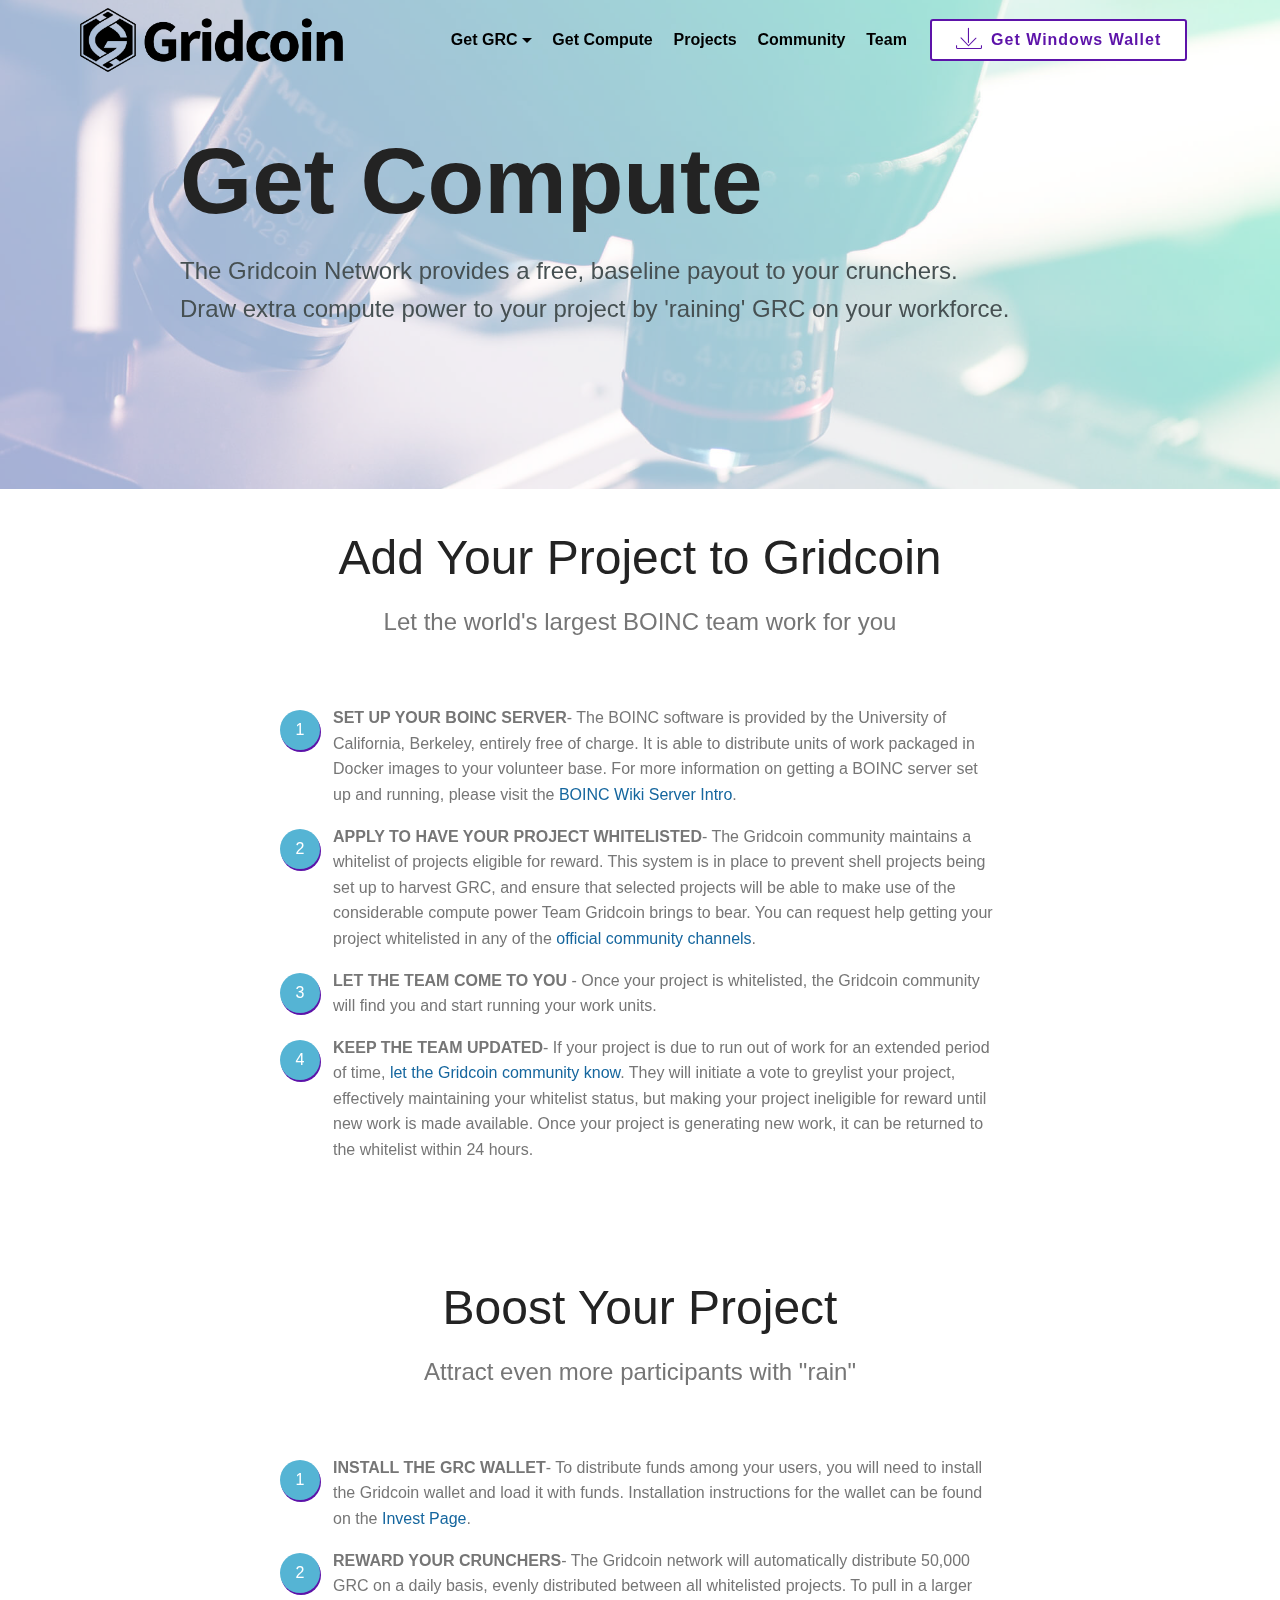
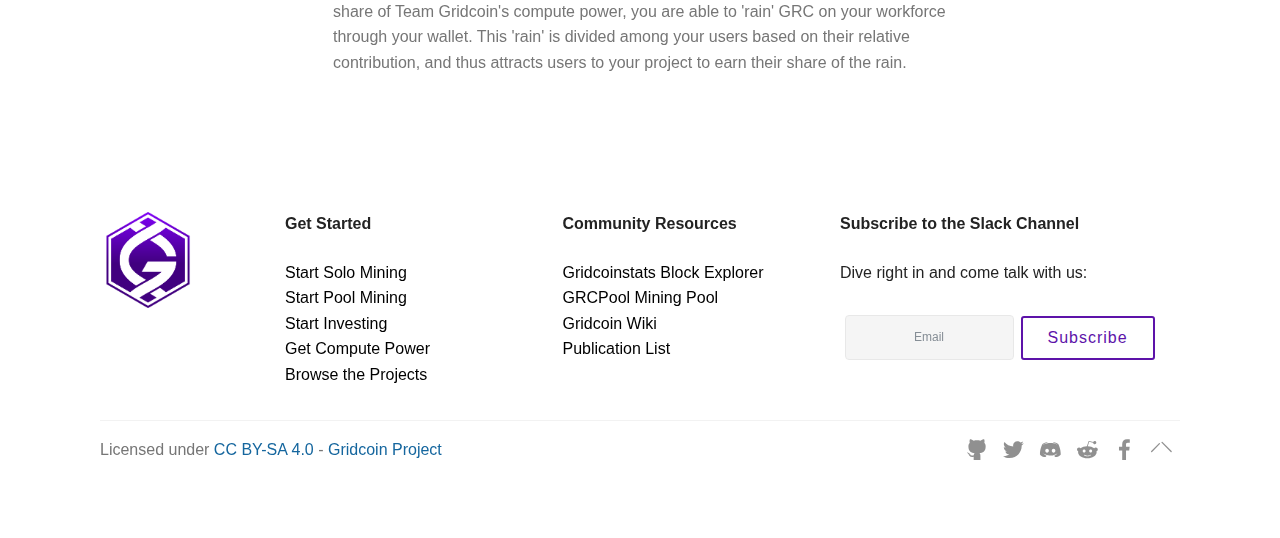
<file: get-compute.html>
<!DOCTYPE html>
<html >
<head>
  <!-- Site made with Mobirise Website Builder v4.5.2, https://mobirise.com -->
  <meta charset="UTF-8">
  <meta http-equiv="X-UA-Compatible" content="IE=edge">
  <meta name="generator" content="Mobirise v4.5.2, mobirise.com">
  <meta name="viewport" content="width=device-width, initial-scale=1, minimum-scale=1">
  <link rel="shortcut icon" href="assets/images/grclogoonly-purple-transparent-128x128-1.png" type="image/x-icon">
  <meta name="description" content="">
  <title>Get Compute</title>
  <link rel="stylesheet" href="assets/web/assets/mobirise-icons-bold/mobirise-icons-bold.css">
  <link rel="stylesheet" href="assets/web/assets/mobirise-icons/mobirise-icons.css">
  <link rel="stylesheet" href="assets/tether/tether.min.css">
  <link rel="stylesheet" href="assets/bootstrap/css/bootstrap.min.css">
  <link rel="stylesheet" href="assets/bootstrap/css/bootstrap-grid.min.css">
  <link rel="stylesheet" href="assets/bootstrap/css/bootstrap-reboot.min.css">
  <link rel="stylesheet" href="assets/socicon/css/styles.css">
  <link rel="stylesheet" href="assets/dropdown/css/style.css">
  <link rel="stylesheet" href="assets/theme/css/style.css">
  <link rel="stylesheet" href="assets/mobirise/css/mbr-additional.css" type="text/css">
  
  
  
</head>
<body>

<!-- Google Analytics -->
<!-- Global site tag (gtag.js) - Google Analytics -->
<script async src="https://www.googletagmanager.com/gtag/js?id=UA-111527170-1"></script>
<script>
  window.dataLayer = window.dataLayer || [];
  function gtag(){dataLayer.push(arguments);}
  gtag('js', new Date());

  gtag('config', 'UA-111527170-1');
</script>
<!-- /Google Analytics -->


<section class="header1 cid-qD7ADVRCwh mbr-parallax-background" id="header1-1q" data-rv-view="467">

    

    <div class="mbr-overlay" style="opacity: 0.6; background-color: rgb(255, 255, 255);">
    </div>

    <div class="container">
        <div class="row justify-content-md-center">
            <div class="mbr-white col-md-10">
                <h1 class="mbr-section-title align-center mbr-bold pb-3 mbr-fonts-style display-1">Get Compute</h1>
                
                <p class="mbr-text align-center pb-3 mbr-fonts-style display-5">The Gridcoin Network provides a free, baseline payout to your crunchers.<br>Draw extra compute power to your project by 'raining' GRC on your workforce.<br><br></p>
                
            </div>
        </div>
    </div>

</section>

<section class="engine"><a href="https://mobirise.co">Mobirise</a></section><section class="mbr-section content4 cid-qEjCcf3F5M" id="content4-3t" data-rv-view="470">

    

    <div class="container">
        <div class="media-container-row">
            <div class="title col-12 col-md-8">
                <h2 class="align-center pb-3 mbr-fonts-style display-2">Add Your Project to Gridcoin</h2>
                <h3 class="mbr-section-subtitle align-center mbr-light mbr-fonts-style display-5">Let the world's largest BOINC team work for you</h3>
                
            </div>
        </div>
    </div>
</section>

<section class="mbr-section article content11 cid-qDiuNVi1qd" id="content11-2t" data-rv-view="472">
     

    <div class="container">
        <div class="media-container-row">
            <div class="mbr-text counter-container col-12 col-md-8 mbr-fonts-style display-7">
                <ol>
                    <li><strong>SET UP YOUR BOINC SERVER</strong>- The BOINC software is provided by the University of California, Berkeley, entirely free of charge. It is able to distribute units of work packaged in Docker images to your volunteer base. For more information on getting a BOINC server set up and running, please visit the <a href="https://boinc.berkeley.edu/trac/wiki/ServerIntro">BOINC Wiki&nbsp;Server Intro</a>.</li>
                    <li><strong>APPLY TO HAVE YOUR PROJECT WHITELISTED</strong>- The Gridcoin community maintains a whitelist of projects eligible for reward. This system is in place to prevent shell projects being set up to harvest GRC, and ensure that selected projects will be able to make use of the considerable compute power Team Gridcoin brings to bear. You can request help getting your project whitelisted in any of the <a href="community.html">official community channels</a>.</li><li><strong>LET THE TEAM COME TO YOU</strong> - Once your project is whitelisted, the Gridcoin community will find you and start running your work units.</li><li><strong>KEEP THE TEAM UPDATED</strong>- If your project is due to run out of work for an extended period of time, <a href="community.html">let the Gridcoin community know</a>. They will initiate a vote to greylist your project, effectively maintaining your whitelist status, but making your project ineligible for reward until new work is made available. Once your project is generating new work, it can be returned to the whitelist within 24 hours.</li>
                </ol>
            </div>
        </div>
    </div>
</section>

<section class="mbr-section content4 cid-qEjCDUoYNL" id="content4-3u" data-rv-view="473">

    

    <div class="container">
        <div class="media-container-row">
            <div class="title col-12 col-md-8">
                <h2 class="align-center pb-3 mbr-fonts-style display-2">Boost Your Project</h2>
                <h3 class="mbr-section-subtitle align-center mbr-light mbr-fonts-style display-5">Attract even more participants with "rain"</h3>
                
            </div>
        </div>
    </div>
</section>

<section class="menu cid-qDjyeME5Lf" once="menu" id="menu2-3b" data-rv-view="475">

    

    <nav class="navbar navbar-expand beta-menu navbar-dropdown align-items-center navbar-fixed-top navbar-toggleable-sm bg-color transparent">
        <button class="navbar-toggler navbar-toggler-right" type="button" data-toggle="collapse" data-target="#navbarSupportedContent" aria-controls="navbarSupportedContent" aria-expanded="false" aria-label="Toggle navigation">
            <div class="hamburger">
                <span></span>
                <span></span>
                <span></span>
                <span></span>
            </div>
        </button>
        <div class="menu-logo">
            <div class="navbar-brand">
                <span class="navbar-logo">
                    <a href="index.html">
                        <img src="assets/images/grchorizontal-black-transparent-3417x833.png" alt="Mobirise" title="" media-simple="true" style="height: 4rem;">
                    </a>
                </span>
                
            </div>
        </div>
        <div class="collapse navbar-collapse" id="navbarSupportedContent">
            <ul class="navbar-nav nav-dropdown" data-app-modern-menu="true"><li class="nav-item dropdown">
                    <a class="nav-link link text-black dropdown-toggle display-4" href="investing.html" data-toggle="dropdown-submenu" aria-expanded="false"><strong>Get GRC</strong></a><div class="dropdown-menu"><a class="text-black dropdown-item display-4" href="solo-mining.html">Solo Mining</a><a class="text-black dropdown-item display-4" href="pool-mining.html">Pool Mining</a><a class="text-black dropdown-item display-4" href="investing.html">Investing</a></div>
                </li><li class="nav-item"><a class="nav-link link text-black display-4" href="get-compute.html"><strong>Get Compute</strong></a></li><li class="nav-item"><a class="nav-link link text-black display-4" href="projects.html"><strong>Projects</strong></a></li><li class="nav-item">
                    <a class="nav-link link text-black display-4" href="community.html"><strong>Community</strong></a>
                </li><li class="nav-item"><a class="nav-link link text-black display-4" href="team.html"><strong>Team</strong></a></li></ul>
            <div class="navbar-buttons mbr-section-btn"><a class="btn btn-sm btn-primary display-4" href="https://download.gridcoin.us/download/downloadstake/GridcoinResearch.msi"><span class="mbri-save mbr-iconfont mbr-iconfont-btn"></span><strong>Get Windows Wallet</strong></a></div>
        </div>
    </nav>
</section>

<section class="mbr-section article content11 cid-qEjDmDvkfl" id="content11-3v" data-rv-view="477">
     

    <div class="container">
        <div class="media-container-row">
            <div class="mbr-text counter-container col-12 col-md-8 mbr-fonts-style display-7">
                <ol><li><strong>INSTALL THE GRC WALLET</strong>- To distribute funds among your users, you will need to install the Gridcoin wallet and load it with funds. Installation instructions for the wallet can be found on the <a href="investing.html">Invest Page</a>.</li><li><strong>REWARD YOUR CRUNCHERS</strong>- The Gridcoin network will automatically distribute 50,000 GRC on a daily basis, evenly distributed between all whitelisted projects. To pull in a larger share of Team Gridcoin's compute power, you are able to 'rain' GRC on your workforce through your wallet. This 'rain' is divided among your users based on their relative contribution, and thus attracts users to your project to earn their share of the rain.</li>
                </ol>
            </div>
        </div>
    </div>
</section>

<section class="footer3 cid-qEx3vQMBoU" id="footer3-4f" data-rv-view="478">

    

    

    <div class="container">
        <div class="media-container-row content">
            <div class="col-md-2 col-sm-4">
                <div class="mb-3 img-logo">
                    
                         <img src="assets/images/grclogoonly-purple-transparent-2083x2083.png" alt="Mobirise" title="" media-simple="true">
                    
                </div>
                <p class="mbr-fonts-style foot-logo display-7"></p>
            </div>
            <div class="col-md-3 col-sm-4">
                <p class="mb-4 mbr-fonts-style foot-title display-7"><strong>Get Started</strong></p>
                <p class="mbr-text mbr-links-column mbr-fonts-style display-7"><a href="solo-mining.html" class="text-black">Start Solo Mining</a><br><a href="pool-mining.html" class="text-black">Start Pool Mining</a><br><a href="investing.html" class="text-black">Start Investing</a><br><a href="get-compute.html" class="text-black">Get&nbsp;Compute Power</a><br><a href="projects.html" class="text-black">Browse the Projects</a>
                </p>
            </div>
            <div class="col-md-3 col-sm-4">
                <p class="mb-4 mbr-fonts-style foot-title display-7"><strong>Community Resources</strong></p>
                <p class="mbr-text mbr-fonts-style mbr-links-column display-7"><a href="https://gridcoinstats.eu/" class="text-black">Gridcoinstats Block Explorer</a><br><a href="https://www.grcpool.com/" class="text-black">GRCPool Mining Pool</a><br><a href="http://wiki.gridcoin.us/Main_Page" class="text-black">Gridcoin Wiki</a><br><a href="https://boinc.berkeley.edu/wiki/Publications_by_BOINC_projects" class="text-black">Publication List</a><br></p>
            </div>
            <div class="col-md-4 col-sm-12">
                <p class="mb-4 mbr-fonts-style foot-title display-7"><strong>Subscribe to the Slack Channel</strong></p>
                <p class="mbr-text form-text mbr-fonts-style display-7">Dive right in and come talk with us:</p>
                <div class="media-container-column" data-form-type="formoid">
                    <div data-form-alert="" hidden="" class="align-center">Success! Your invitation will be processed within 24 hours.</div>

                    <form class="form-inline" action="https://mobirise.com/" method="post" data-form-title="Mobirise Form">
                        <input type="hidden" value="oeB+8+HgHo2gr9/BwQ1YDj/iSLGlmMl+sovVLZwcYK5AJGyUkSGJnREuJhXzrP7Jxt4B9agQhlGXspnZnzrvYQ/sX34q2y5ujgDWPTGxCapyYgDM8i4h14z0Gg9UHE7+" data-form-email="true">
                        <div class="form-group">
                            <input type="email" class="form-control input-sm input-inverse my-2" name="email" required="" data-form-field="Email" placeholder="Email" id="email-footer3-4f">
                        </div>
                        <div class="input-group-btn m-2"><button href="" class="btn btn-primary display-4" type="submit" role="button">Subscribe</button></div>
                    </form>
                </div>

            </div>
        </div>
        <div class="footer-lower">
            <div class="media-container-row">
                <div class="col-sm-12">
                    <hr>
                </div>
            </div>
            <div class="media-container-row">
                <div class="col-sm-6 copyright">
                    <p class="mbr-text mbr-fonts-style display-7">Licensed under <a href="https://creativecommons.org/licenses/by-sa/4.0/">CC BY-SA 4.0</a> - <a href="https://github.com/Gridcoin-Project/website/tree/gh-pages">Gridcoin Project</a></p>
                </div>
                <div class="col-md-6">
                    <div class="social-list align-right">
                        <div class="soc-item">
                            <a href="https://github.com/gridcoin/Gridcoin-Research" target="_blank">
                                <span class="mbr-iconfont mbr-iconfont-social socicon-github socicon" media-simple="true"></span>
                            </a>
                        </div>
                        <div class="soc-item">
                            <a href="https://twitter.com/GridcoinProject" target="_blank">
                                <span class="mbr-iconfont mbr-iconfont-social socicon-twitter socicon" media-simple="true"></span>
                            </a>
                        </div>
                        <div class="soc-item">
                            <a href="https://discordapp.com/invite/Bt4YHxJ" target="_blank">
                                <span class="mbr-iconfont mbr-iconfont-social socicon-discord socicon" media-simple="true"></span>
                            </a>
                        </div>
                        <div class="soc-item">
                            <a href="https://www.reddit.com/r/gridcoin/" target="_blank">
                                <span class="mbr-iconfont mbr-iconfont-social socicon-reddit socicon" media-simple="true"></span>
                            </a>
                        </div>
                        <div class="soc-item">
                            <a href="https://www.facebook.com/gridcoins" target="_blank">
                                <span class="mbr-iconfont mbr-iconfont-social socicon-facebook socicon" media-simple="true"></span>
                            </a>
                        </div>
                        <div class="soc-item">
                            <a href="https://steemit.com/trending/gridcoin" target="_blank">
                                <span class="mbr-iconfont mbr-iconfont-social mbrib-arrow-up" media-simple="true"></span>
                            </a>
                        </div>
                    </div>
                </div>
            </div>
        </div>
    </div>
</section>


  <script src="assets/web/assets/jquery/jquery.min.js"></script>
  <script src="assets/popper/popper.min.js"></script>
  <script src="assets/tether/tether.min.js"></script>
  <script src="assets/bootstrap/js/bootstrap.min.js"></script>
  <script src="assets/dropdown/js/script.min.js"></script>
  <script src="assets/touchswipe/jquery.touch-swipe.min.js"></script>
  <script src="assets/smoothscroll/smooth-scroll.js"></script>
  <script src="assets/parallax/jarallax.min.js"></script>
  <script src="assets/theme/js/script.js"></script>
  <script src="assets/formoid/formoid.min.js"></script>
  
  
</body>
</html>
</file>
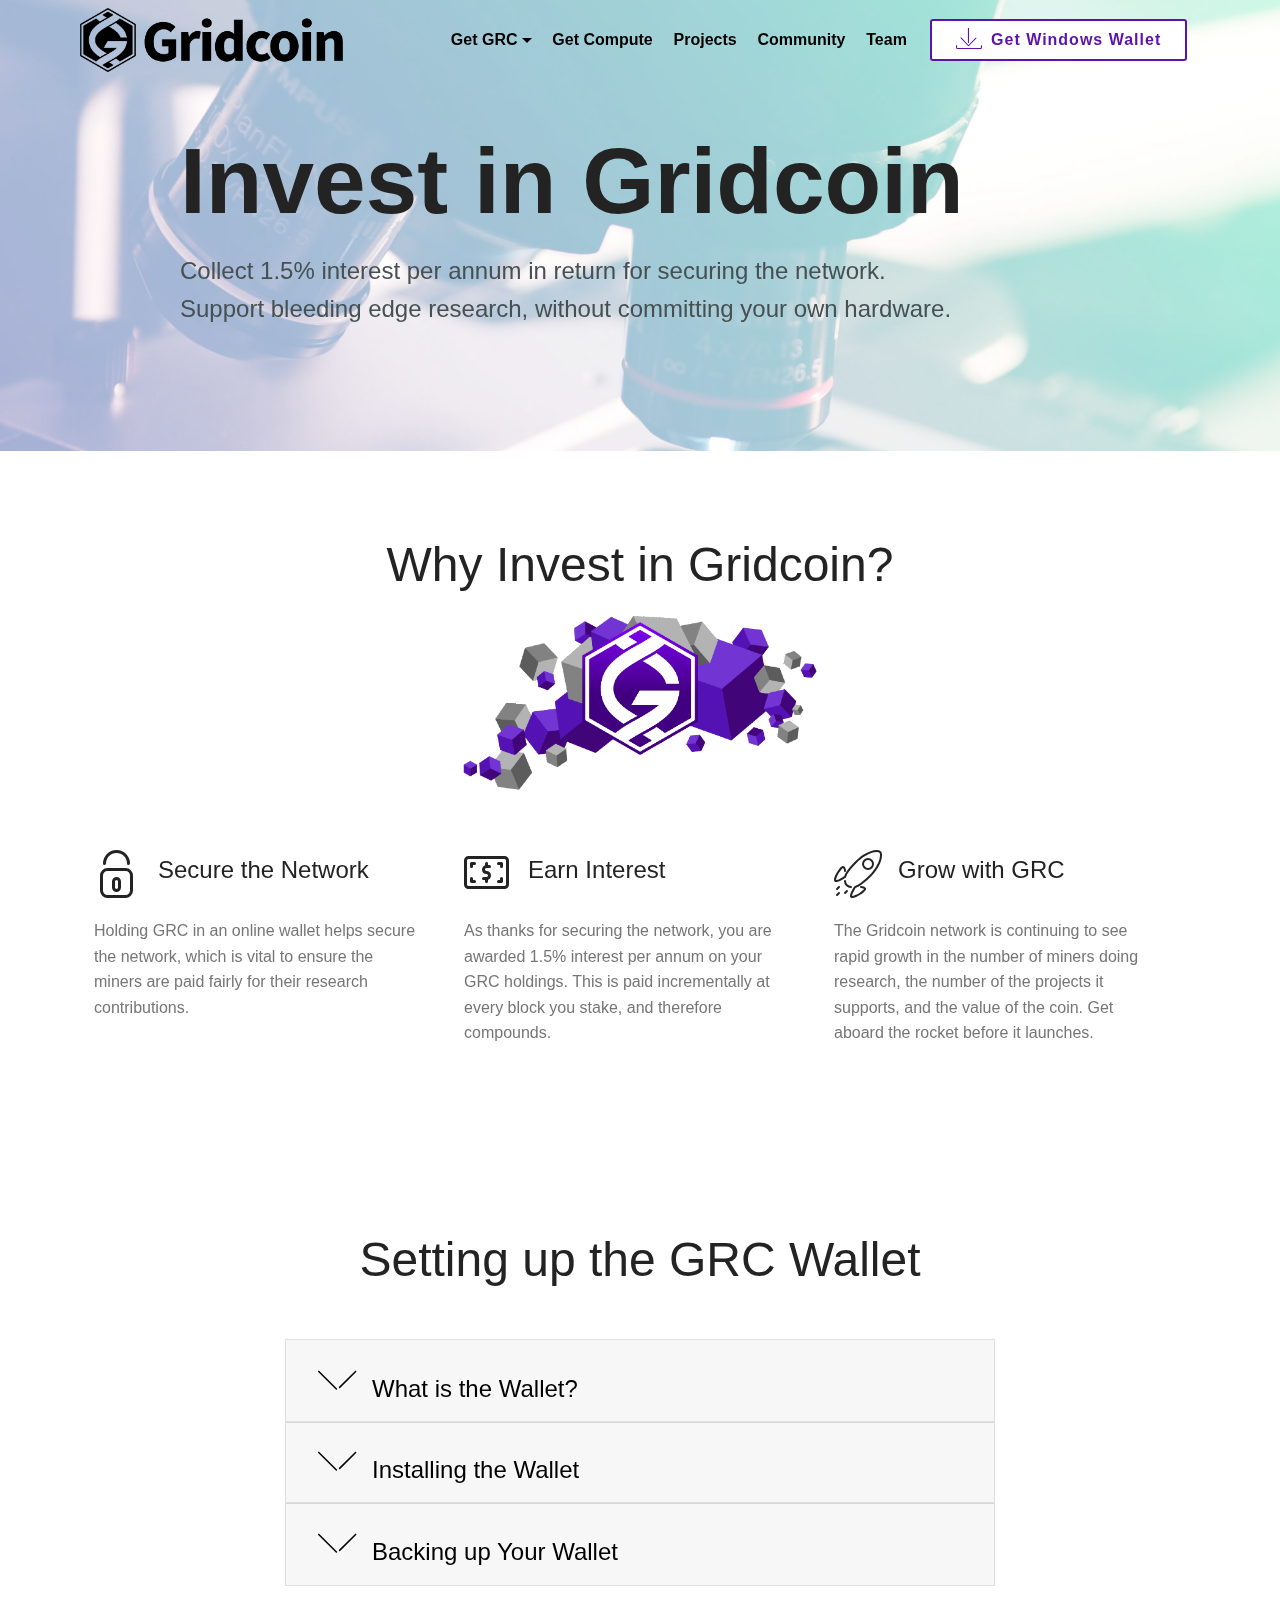
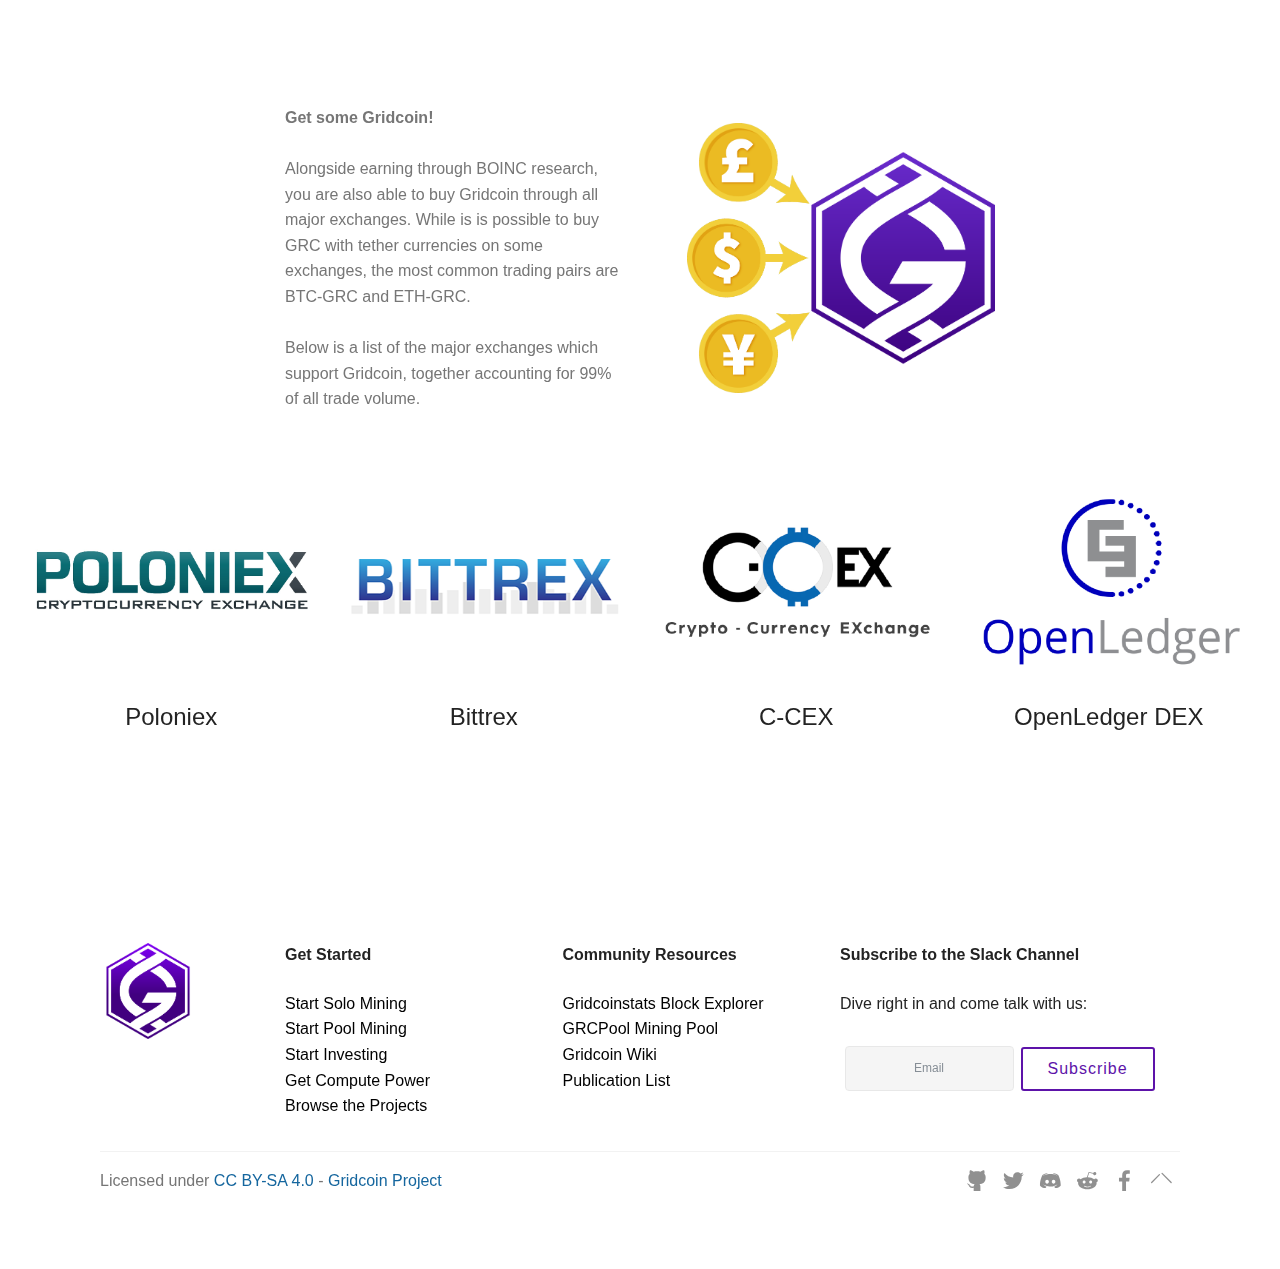
<file: investing.html>
<!DOCTYPE html>
<html >
<head>
  <!-- Site made with Mobirise Website Builder v4.5.2, https://mobirise.com -->
  <meta charset="UTF-8">
  <meta http-equiv="X-UA-Compatible" content="IE=edge">
  <meta name="generator" content="Mobirise v4.5.2, mobirise.com">
  <meta name="viewport" content="width=device-width, initial-scale=1, minimum-scale=1">
  <link rel="shortcut icon" href="assets/images/grclogoonly-purple-transparent-128x128-1.png" type="image/x-icon">
  <meta name="description" content="">
  <title>Investing</title>
  <link rel="stylesheet" href="assets/web/assets/mobirise-icons-bold/mobirise-icons-bold.css">
  <link rel="stylesheet" href="assets/web/assets/mobirise-icons/mobirise-icons.css">
  <link rel="stylesheet" href="assets/tether/tether.min.css">
  <link rel="stylesheet" href="assets/bootstrap/css/bootstrap.min.css">
  <link rel="stylesheet" href="assets/bootstrap/css/bootstrap-grid.min.css">
  <link rel="stylesheet" href="assets/bootstrap/css/bootstrap-reboot.min.css">
  <link rel="stylesheet" href="assets/socicon/css/styles.css">
  <link rel="stylesheet" href="assets/dropdown/css/style.css">
  <link rel="stylesheet" href="assets/theme/css/style.css">
  <link rel="stylesheet" href="assets/mobirise/css/mbr-additional.css" type="text/css">
  
  
  
</head>
<body>

<!-- Google Analytics -->
<!-- Global site tag (gtag.js) - Google Analytics -->
<script async src="https://www.googletagmanager.com/gtag/js?id=UA-111527170-1"></script>
<script>
  window.dataLayer = window.dataLayer || [];
  function gtag(){dataLayer.push(arguments);}
  gtag('js', new Date());

  gtag('config', 'UA-111527170-1');
</script>
<!-- /Google Analytics -->


<section class="header1 cid-qD7z5Mdw7v mbr-parallax-background" id="header1-1p" data-rv-view="74">

    

    <div class="mbr-overlay" style="opacity: 0.6; background-color: rgb(255, 255, 255);">
    </div>

    <div class="container">
        <div class="row justify-content-md-center">
            <div class="mbr-white col-md-10">
                <h1 class="mbr-section-title align-center mbr-bold pb-3 mbr-fonts-style display-1">Invest in Gridcoin</h1>
                
                <p class="mbr-text align-center pb-3 mbr-fonts-style display-5">Collect 1.5% interest per annum in return for securing the network.<br>Support bleeding edge research, without committing your own hardware.</p>
                
            </div>
        </div>
    </div>

</section>

<section class="engine"><a href="https://mobirise.co/f">bootstrap builder</a></section><section class="features14 cid-qDd0PJkqyo" id="features14-2j" data-rv-view="77">
    
    

    
    <div class="container align-center">
        <h2 class="mbr-section-title pb-3 mbr-fonts-style display-2">Why Invest in Gridcoin?</h2>
        
        <div class="media-container-column">
            <div class="row justify-content-center">
                <div class="card p-4 col-12 col-md-6 col-lg-4">
                    <div class="media pb-3">
                        <div class="card-img align-self-center">
                            <span class="mbr-iconfont mbrib-lock" media-simple="true"></span>
                        </div>
                        <div class="media-body">
                            <h4 class="card-title py-2 align-left mbr-fonts-style display-5">Secure the Network</h4>
                        </div>
                    </div>                
                    <div class="card-box align-left">
                        <p class="mbr-text mbr-fonts-style display-7">Holding GRC in an online wallet helps secure the network, which is vital to ensure the miners are paid fairly for their research contributions.</p>
                    </div>
                </div>

                <div class="card p-4 col-12 col-md-6 col-lg-4">
                <div class="media pb-3">
                    <div class="card-img align-self-center">
                        <span class="mbr-iconfont mbrib-cash" media-simple="true"></span>
                    </div>
                    <div class="media-body">
                        <h4 class="card-title py-2 align-left mbr-fonts-style display-5">Earn Interest</h4>
                    </div>
                </div>
                    <div class="card-box align-left">
                        <p class="mbr-text mbr-fonts-style display-7">As thanks for securing the network, you are awarded 1.5% interest per annum on your GRC holdings. This is paid incrementally at every block you stake, and therefore compounds.</p>
                    </div>
                </div>

                <div class="card p-4 col-12 col-md-6 col-lg-4">
                <div class="media pb-3">
                    <div class="card-img align-self-center">
                        <span class="mbr-iconfont mbri-rocket" media-simple="true"></span>
                    </div>
                    <div class="media-body">
                        <h4 class="card-title py-2 align-left mbr-fonts-style display-5">Grow with GRC</h4>
                    </div>
                </div>
                    <div class="card-box align-left">
                        <p class="mbr-text mbr-fonts-style display-7">The Gridcoin network is continuing to see rapid growth in the number of miners doing research, the number of the projects it supports, and the value of the coin. Get aboard the rocket before it launches.</p>
                    </div>
                </div>

                
            </div>
            <div class="media-container-row image-row">
                <div class="mbr-figure" style="width: 33%;">
                    <img src="assets/images/gridcoin-blocks-1197x593.png" alt="Mobirise" title="" media-simple="true">
                </div>
            </div>
        </div>
    </div>
</section>

<section class="toggle1 cid-qDiqoPnFo1" id="toggle1-2q" data-rv-view="80">

    

    
        <div class="container">
            <div class="media-container-row">
                <div class="col-12 col-md-8">
                    <div class="section-head text-center space30">
                       <h2 class="mbr-section-title pb-5 mbr-fonts-style display-2">Setting up the GRC Wallet</h2>
                    </div>
                    <div class="clearfix"></div>
                    <div id="bootstrap-toggle" class="toggle-panel accordionStyles tab-content">
                        <div class="card">
                            <div class="card-header" role="tab" id="headingOne">
                                <a role="button" class="collapsed panel-title text-black" data-toggle="collapse" data-parent="#accordion" data-core="" href="#collapse1_17" aria-expanded="false" aria-controls="collapse1">
                                    <h4 class="mbr-fonts-style display-5">
                                        <span class="sign mbr-iconfont mbri-arrow-down inactive"></span>What is the Wallet?</h4>
                                </a>
                            </div>
                            <div id="collapse1_17" class="panel-collapse noScroll collapse" role="tabpanel" aria-labelledby="headingOne">
                                <div class="panel-body p-4">
                                    <p class="mbr-fonts-style panel-text display-7">The Gridcoin wallet works a lot like the wallet you use on a daily basis. Its function is to store your Gridcoin, as well as allowing you to receive and send payments.<br><br>The wallet is also your gateway to taking part in the official side of the Gridcoin community. It allows you to vote in polls, as well as begin your own poll such as a funding request for development work, or a change to the project whitelist.</p>
                                </div>
                            </div>
                        </div>
                        <div class="card">
                            <div class="card-header" role="tab" id="headingTwo">
                                <a role="button" class="collapsed panel-title text-black" data-toggle="collapse" data-parent="#accordion" data-core="" href="#collapse2_17" aria-expanded="false" aria-controls="collapse2">
                                    <h4 class="mbr-fonts-style display-5">
                                        <span class="sign mbr-iconfont mbri-arrow-down inactive"></span>Installing the Wallet</h4>
                                </a>

                            </div>
                            <div id="collapse2_17" class="panel-collapse noScroll collapse" role="tabpanel" aria-labelledby="headingTwo">
                                <div class="panel-body p-4">
                                    <p class="mbr-fonts-style panel-text display-7">Download the wallet installer that matches your operating system, be it <a href="https://download.gridcoin.us/download/downloadstake/GridcoinResearch.msi">Windows</a>, <a href="https://software.opensuse.org/package/gridcoinresearch">Linux (opensuse/fedora)</a> or <a href="https://code.launchpad.net/~gridcoin/+archive/ubuntu/gridcoin-stable">Linux (debian/ubuntu)</a>&nbsp;or <a href="https://github.com/Git-Jiro/homebrew-jiro/releases">Mac OS</a>.<br><br>When the installer has downloaded, run the installer and follow the onscreen instructions to install the Gridcoin wallet. When the installation is complete, run the wallet, which will prompt you for an email address. As you are investing, you can skip this step.<br><br>You will now need to download the blockchain. Select 'rebuild blockchain' and then 'download blocks'. Your wallet will begin to sync with the network, which will take a <strong>long time</strong>. If you are on a slower internet connection, the download may also appear to hang at 99%. Be patient, and let the wallet do its thing.<br><br>After the sync is complete, you can send GRC to your wallet for safe keeping. Any GRC retained in a wallet connected to the internet is helping to secure the chain and earning you interest on your holdings.</p>
                                </div>
                            </div>
                        </div>
                        <div class="card">
                            <div class="card-header" role="tab" id="headingThree">
                                <a role="button" class="collapsed panel-title text-black" data-toggle="collapse" data-parent="#accordion" data-core="" href="#collapse3_17" aria-expanded="false" aria-controls="collapse3">
                                    <h4 class="mbr-fonts-style display-5">
                                        <span class="sign mbr-iconfont mbri-arrow-down inactive"></span>Backing up Your Wallet</h4>
                                </a>
                            </div>
                            <div id="collapse3_17" class="panel-collapse noScroll collapse" role="tabpanel" aria-labelledby="headingThree">
                                <div class="panel-body p-4">
                                    <p class="mbr-fonts-style panel-text display-7">It is vital that you regularly back up your wallet. Under a default Windows install, the wallet can be found in the directory&nbsp;C:\Users\user\AppData\Roaming\GridcoinResearch. The file containing your Gridcoin keys is wallet.dat.<br><br>Ensure that you keep a copy of this file somewhere safe, on a different hard drive. If you lose all copies of your wallet.dat file, there is no way you, or anyone else, will every be able to access your Gridcoin again.</p>
                                </div>
                            </div>
                        </div>
                        
                        
                        
                    </div>
                </div>
            </div>
        </div>
</section>

<section class="mbr-section content7 cid-qDiqzD2Ody" id="content7-2r" data-rv-view="83">
          
    

    <div class="container">
        <div class="media-container-row">
            <div class="col-12 col-md-8">
                <div class="media-container-row">
                    <div class="media-content">
                        <div class="mbr-section-text">
                            <p class="mbr-text align-right mb-0 mbr-fonts-style display-7">
                               <strong>Get some Gridcoin!</strong><br><strong><br></strong>Alongside earning through BOINC research, you are also able to buy Gridcoin through all major exchanges. While is is possible to buy GRC with tether currencies on some exchanges, the most common trading pairs are BTC-GRC and ETH-GRC.<br><br>Below is a list of the major exchanges which support Gridcoin, together accounting for 99% of all trade volume.</p>
                        </div>
                    </div>
                    <div class="mbr-figure" style="width: 100%;">
                     <img src="assets/images/buy-grc-3321x2917.png" alt="Mobirise" title="" media-simple="true">  
                    </div>
                </div>
            </div>
        </div>
    </div>
</section>

<section class="features17 cid-qDd0XtJyPO mbr-parallax-background" id="features17-2k" data-rv-view="85">
    
    

    <div class="mbr-overlay" style="opacity: 1; background-color: rgb(255, 255, 255);">
    </div>
    <div class="container-fluid">
        <div class="media-container-row">
            <div class="card p-3 col-12 col-md-6 col-lg-3">
                <div class="card-wrapper">
                    <div class="card-img">
                        <a href="https://poloniex.com/exchange/#btc_grc"><img src="assets/images/poloniex-logo-440x290.png" alt="Mobirise" title="" media-simple="true"></a>
                    </div>
                    <div class="card-box">
                        <h4 class="card-title pb-3 mbr-fonts-style display-5">Poloniex</h4>
                        
                    </div>
                </div>
            </div>

            <div class="card p-3 col-12 col-md-6 col-lg-3">
                <div class="card-wrapper">
                    <div class="card-img">
                        <a href="https://bittrex.com/Market/Index?MarketName=BTC-GRC"><img src="assets/images/bittrex-logo-440x290.png" alt="Mobirise" title="" media-simple="true"></a>
                    </div>
                    <div class="card-box">
                        <h4 class="card-title pb-3 mbr-fonts-style display-5">Bittrex</h4>
                        
                    </div>
                </div>
            </div>

            <div class="card p-3 col-12 col-md-6 col-lg-3">
                <div class="card-wrapper">
                    <div class="card-img">
                        <a href="https://c-cex.com/index.html?p=grc-btc"><img src="assets/images/ccex-logo-440x290.png" alt="Mobirise" title="" media-simple="true"></a>
                    </div>
                    <div class="card-box">
                        <h4 class="card-title pb-3 mbr-fonts-style display-5">C-CEX</h4>
                        
                    </div>
                </div>
            </div>

            <div class="card p-3 col-12 col-md-6 col-lg-3">
                <div class="card-wrapper">
                    <div class="card-img">
                        <a href="https://openledger.io/"><img src="assets/images/openledgerdex-logo-440x290.png" alt="Mobirise" title="" media-simple="true"></a>
                    </div>
                    <div class="card-box">
                        <h4 class="card-title pb-3 mbr-fonts-style display-5">OpenLedger DEX</h4>
                        
                    </div>
                </div>
            </div>
            
            
        </div>
    </div>
</section>

<section class="menu cid-qDjxMJaTxH" once="menu" id="menu2-3a" data-rv-view="88">

    

    <nav class="navbar navbar-expand beta-menu navbar-dropdown align-items-center navbar-fixed-top navbar-toggleable-sm bg-color transparent">
        <button class="navbar-toggler navbar-toggler-right" type="button" data-toggle="collapse" data-target="#navbarSupportedContent" aria-controls="navbarSupportedContent" aria-expanded="false" aria-label="Toggle navigation">
            <div class="hamburger">
                <span></span>
                <span></span>
                <span></span>
                <span></span>
            </div>
        </button>
        <div class="menu-logo">
            <div class="navbar-brand">
                <span class="navbar-logo">
                    <a href="index.html">
                        <img src="assets/images/grchorizontal-black-transparent-3417x833.png" alt="Mobirise" title="" media-simple="true" style="height: 4rem;">
                    </a>
                </span>
                
            </div>
        </div>
        <div class="collapse navbar-collapse" id="navbarSupportedContent">
            <ul class="navbar-nav nav-dropdown" data-app-modern-menu="true"><li class="nav-item dropdown">
                    <a class="nav-link link text-black dropdown-toggle display-4" href="investing.html" data-toggle="dropdown-submenu" aria-expanded="false"><strong>Get GRC</strong></a><div class="dropdown-menu"><a class="text-black dropdown-item display-4" href="solo-mining.html">Solo Mining</a><a class="text-black dropdown-item display-4" href="pool-mining.html">Pool Mining</a><a class="text-black dropdown-item display-4" href="investing.html">Investing</a></div>
                </li><li class="nav-item"><a class="nav-link link text-black display-4" href="get-compute.html"><strong>Get Compute</strong></a></li><li class="nav-item"><a class="nav-link link text-black display-4" href="projects.html"><strong>Projects</strong></a></li><li class="nav-item">
                    <a class="nav-link link text-black display-4" href="community.html"><strong>Community</strong></a>
                </li><li class="nav-item"><a class="nav-link link text-black display-4" href="team.html"><strong>Team</strong></a></li></ul>
            <div class="navbar-buttons mbr-section-btn"><a class="btn btn-sm btn-primary display-4" href="https://download.gridcoin.us/download/downloadstake/GridcoinResearch.msi"><span class="mbri-save mbr-iconfont mbr-iconfont-btn"></span><strong>Get Windows Wallet</strong></a></div>
        </div>
    </nav>
</section>

<section class="footer3 cid-qEx3tzy1aS" id="footer3-4e" data-rv-view="90">

    

    

    <div class="container">
        <div class="media-container-row content">
            <div class="col-md-2 col-sm-4">
                <div class="mb-3 img-logo">
                    
                         <img src="assets/images/grclogoonly-purple-transparent-2083x2083.png" alt="Mobirise" title="" media-simple="true">
                    
                </div>
                <p class="mbr-fonts-style foot-logo display-7"></p>
            </div>
            <div class="col-md-3 col-sm-4">
                <p class="mb-4 mbr-fonts-style foot-title display-7"><strong>Get Started</strong></p>
                <p class="mbr-text mbr-links-column mbr-fonts-style display-7"><a href="solo-mining.html" class="text-black">Start Solo Mining</a><br><a href="pool-mining.html" class="text-black">Start Pool Mining</a><br><a href="investing.html" class="text-black">Start Investing</a><br><a href="get-compute.html" class="text-black">Get&nbsp;Compute Power</a><br><a href="projects.html" class="text-black">Browse the Projects</a>
                </p>
            </div>
            <div class="col-md-3 col-sm-4">
                <p class="mb-4 mbr-fonts-style foot-title display-7"><strong>Community Resources</strong></p>
                <p class="mbr-text mbr-fonts-style mbr-links-column display-7"><a href="https://gridcoinstats.eu/" class="text-black">Gridcoinstats Block Explorer</a><br><a href="https://www.grcpool.com/" class="text-black">GRCPool Mining Pool</a><br><a href="http://wiki.gridcoin.us/Main_Page" class="text-black">Gridcoin Wiki</a><br><a href="https://boinc.berkeley.edu/wiki/Publications_by_BOINC_projects" class="text-black">Publication List</a><br></p>
            </div>
            <div class="col-md-4 col-sm-12">
                <p class="mb-4 mbr-fonts-style foot-title display-7"><strong>Subscribe to the Slack Channel</strong></p>
                <p class="mbr-text form-text mbr-fonts-style display-7">Dive right in and come talk with us:</p>
                <div class="media-container-column" data-form-type="formoid">
                    <div data-form-alert="" hidden="" class="align-center">Success! Your invitation will be processed within 24 hours.</div>

                    <form class="form-inline" action="https://mobirise.com/" method="post" data-form-title="Mobirise Form">
                        <input type="hidden" value="MWsfy9Kw+x858ky0LN6XlRFs3r1cgnb8JSMjghscYy9iDJMkSDlPkZBZQyArj7PGGtsljXgUxOSVQOr80WcTnPsaLChjTQ33CZ8xbo36Q/KDBWdJ6Isvz+vo39T66wby" data-form-email="true">
                        <div class="form-group">
                            <input type="email" class="form-control input-sm input-inverse my-2" name="email" required="" data-form-field="Email" placeholder="Email" id="email-footer3-4e">
                        </div>
                        <div class="input-group-btn m-2"><button href="" class="btn btn-primary display-4" type="submit" role="button">Subscribe</button></div>
                    </form>
                </div>

            </div>
        </div>
        <div class="footer-lower">
            <div class="media-container-row">
                <div class="col-sm-12">
                    <hr>
                </div>
            </div>
            <div class="media-container-row">
                <div class="col-sm-6 copyright">
                    <p class="mbr-text mbr-fonts-style display-7">Licensed under <a href="https://creativecommons.org/licenses/by-sa/4.0/">CC BY-SA 4.0</a> - <a href="https://github.com/Gridcoin-Project/website/tree/gh-pages">Gridcoin Project</a></p>
                </div>
                <div class="col-md-6">
                    <div class="social-list align-right">
                        <div class="soc-item">
                            <a href="https://github.com/gridcoin/Gridcoin-Research" target="_blank">
                                <span class="mbr-iconfont mbr-iconfont-social socicon-github socicon" media-simple="true"></span>
                            </a>
                        </div>
                        <div class="soc-item">
                            <a href="https://twitter.com/GridcoinProject" target="_blank">
                                <span class="mbr-iconfont mbr-iconfont-social socicon-twitter socicon" media-simple="true"></span>
                            </a>
                        </div>
                        <div class="soc-item">
                            <a href="https://discordapp.com/invite/Bt4YHxJ" target="_blank">
                                <span class="mbr-iconfont mbr-iconfont-social socicon-discord socicon" media-simple="true"></span>
                            </a>
                        </div>
                        <div class="soc-item">
                            <a href="https://www.reddit.com/r/gridcoin/" target="_blank">
                                <span class="mbr-iconfont mbr-iconfont-social socicon-reddit socicon" media-simple="true"></span>
                            </a>
                        </div>
                        <div class="soc-item">
                            <a href="https://www.facebook.com/gridcoins" target="_blank">
                                <span class="mbr-iconfont mbr-iconfont-social socicon-facebook socicon" media-simple="true"></span>
                            </a>
                        </div>
                        <div class="soc-item">
                            <a href="https://steemit.com/trending/gridcoin" target="_blank">
                                <span class="mbr-iconfont mbr-iconfont-social mbrib-arrow-up" media-simple="true"></span>
                            </a>
                        </div>
                    </div>
                </div>
            </div>
        </div>
    </div>
</section>


  <script src="assets/web/assets/jquery/jquery.min.js"></script>
  <script src="assets/popper/popper.min.js"></script>
  <script src="assets/tether/tether.min.js"></script>
  <script src="assets/bootstrap/js/bootstrap.min.js"></script>
  <script src="assets/parallax/jarallax.min.js"></script>
  <script src="assets/dropdown/js/script.min.js"></script>
  <script src="assets/touchswipe/jquery.touch-swipe.min.js"></script>
  <script src="assets/smoothscroll/smooth-scroll.js"></script>
  <script src="assets/mbr-switch-arrow/mbr-switch-arrow.js"></script>
  <script src="assets/theme/js/script.js"></script>
  <script src="assets/formoid/formoid.min.js"></script>
  
  
</body>
</html>
</file>
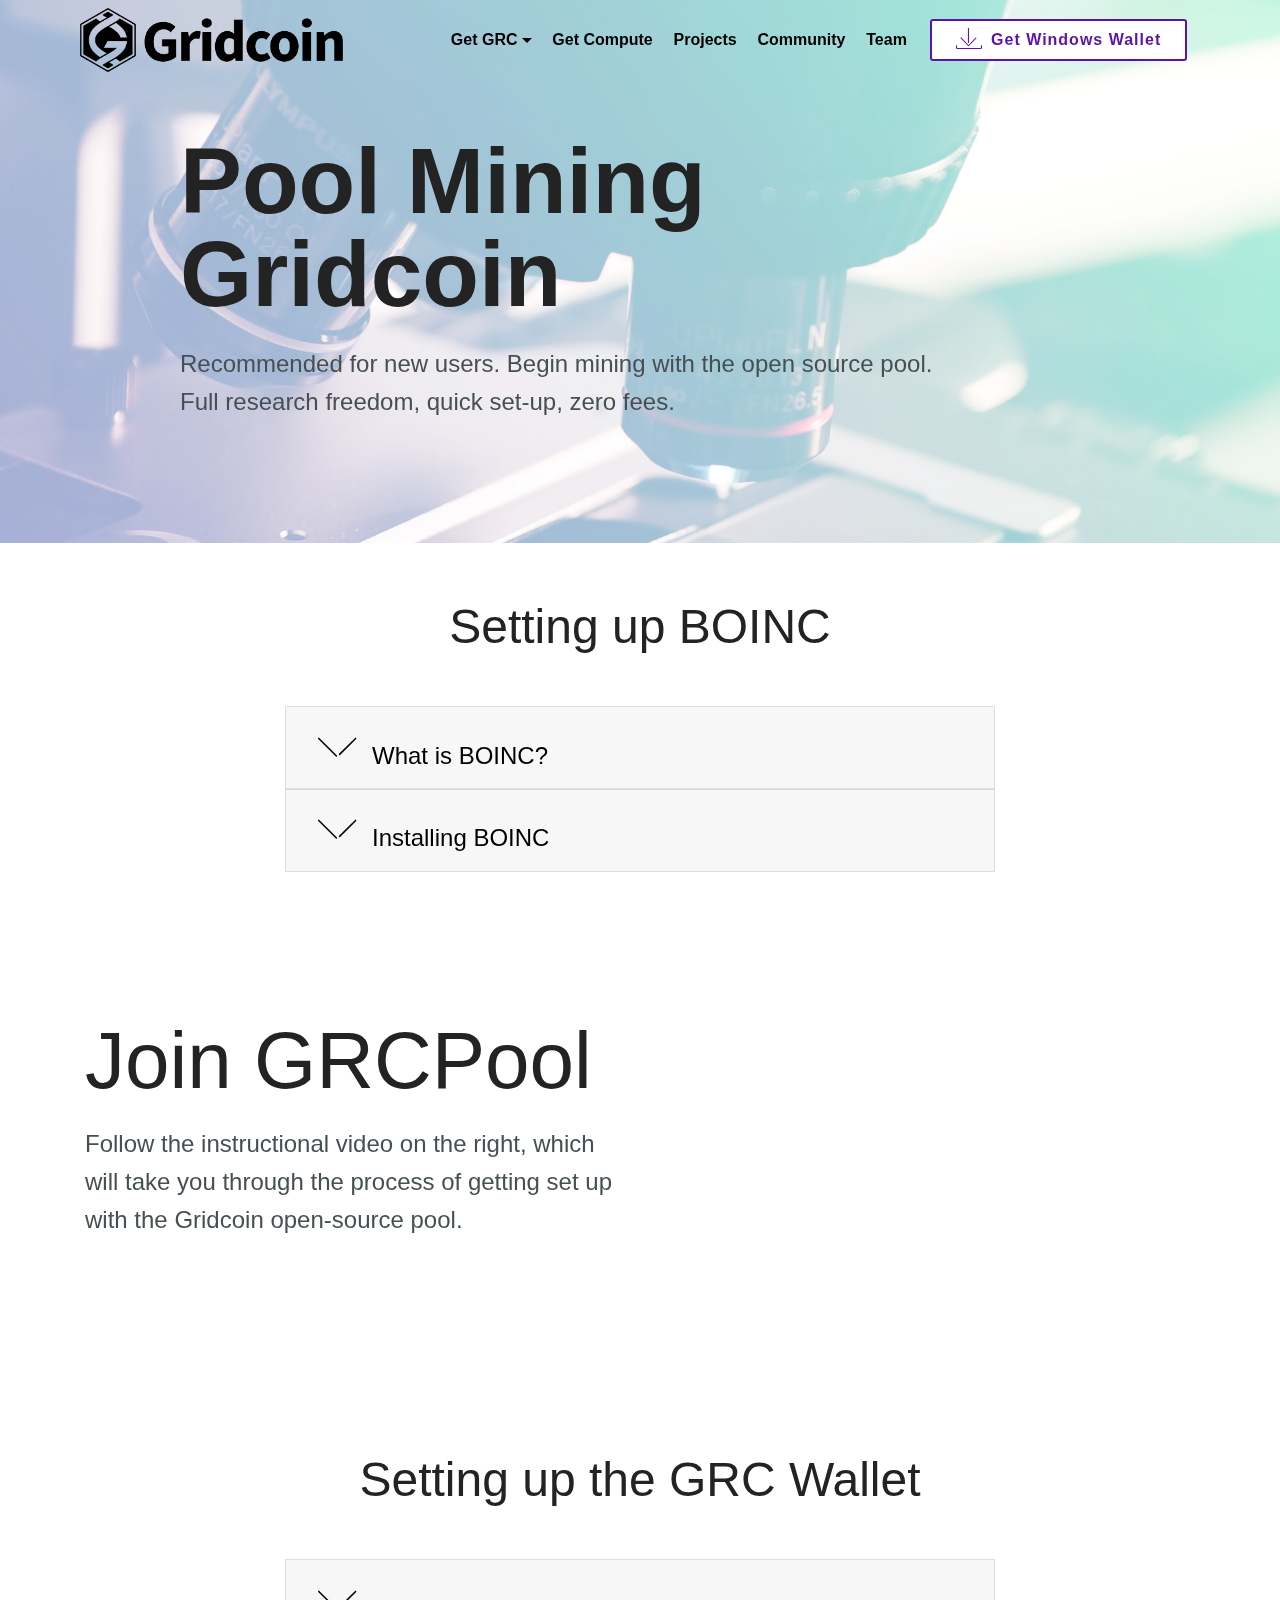
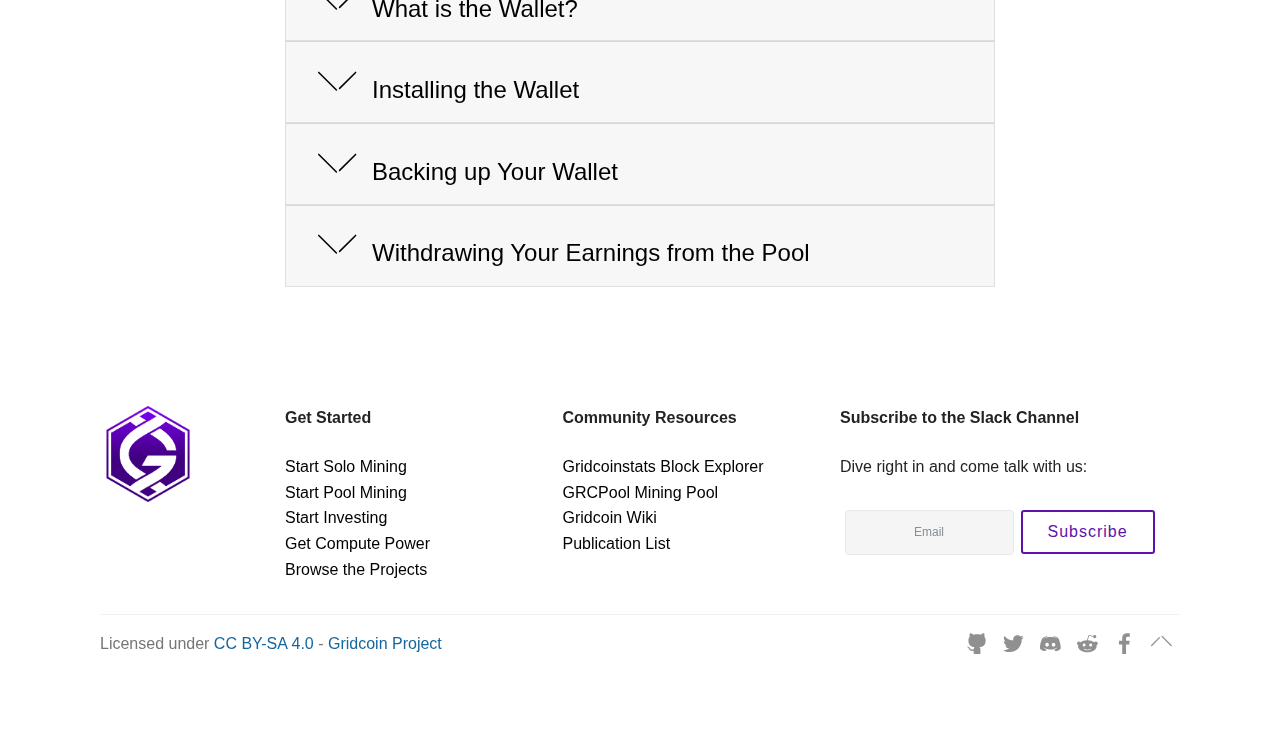
<file: pool-mining.html>
<!DOCTYPE html>
<html >
<head>
  <!-- Site made with Mobirise Website Builder v4.5.2, https://mobirise.com -->
  <meta charset="UTF-8">
  <meta http-equiv="X-UA-Compatible" content="IE=edge">
  <meta name="generator" content="Mobirise v4.5.2, mobirise.com">
  <meta name="viewport" content="width=device-width, initial-scale=1, minimum-scale=1">
  <link rel="shortcut icon" href="assets/images/grclogoonly-purple-transparent-128x128-1.png" type="image/x-icon">
  <meta name="description" content="">
  <title>Pool Mining</title>
  <link rel="stylesheet" href="assets/web/assets/mobirise-icons-bold/mobirise-icons-bold.css">
  <link rel="stylesheet" href="assets/web/assets/mobirise-icons/mobirise-icons.css">
  <link rel="stylesheet" href="assets/tether/tether.min.css">
  <link rel="stylesheet" href="assets/bootstrap/css/bootstrap.min.css">
  <link rel="stylesheet" href="assets/bootstrap/css/bootstrap-grid.min.css">
  <link rel="stylesheet" href="assets/bootstrap/css/bootstrap-reboot.min.css">
  <link rel="stylesheet" href="assets/socicon/css/styles.css">
  <link rel="stylesheet" href="assets/dropdown/css/style.css">
  <link rel="stylesheet" href="assets/theme/css/style.css">
  <link rel="stylesheet" href="assets/mobirise/css/mbr-additional.css" type="text/css">
  
  
  
</head>
<body>

<!-- Google Analytics -->
<!-- Global site tag (gtag.js) - Google Analytics -->
<script async src="https://www.googletagmanager.com/gtag/js?id=UA-111527170-1"></script>
<script>
  window.dataLayer = window.dataLayer || [];
  function gtag(){dataLayer.push(arguments);}
  gtag('js', new Date());

  gtag('config', 'UA-111527170-1');
</script>
<!-- /Google Analytics -->


<section class="header1 cid-qD7z3MsYWj mbr-parallax-background" id="header1-1o" data-rv-view="57">

    

    <div class="mbr-overlay" style="opacity: 0.6; background-color: rgb(255, 255, 255);">
    </div>

    <div class="container">
        <div class="row justify-content-md-center">
            <div class="mbr-white col-md-10">
                <h1 class="mbr-section-title align-center mbr-bold pb-3 mbr-fonts-style display-1">Pool Mining Gridcoin</h1>
                
                <p class="mbr-text align-center pb-3 mbr-fonts-style display-5">Recommended for new users. Begin mining with the open source pool.<br>Full research freedom, quick set-up, zero fees.</p>
                
            </div>
        </div>
    </div>

</section>

<section class="engine"><a href="https://mobirise.co">Mobirise</a></section><section class="toggle1 cid-qD7PmIJeFw" id="toggle1-1z" data-rv-view="60">

    

    
        <div class="container">
            <div class="media-container-row">
                <div class="col-12 col-md-8">
                    <div class="section-head text-center space30">
                       <h2 class="mbr-section-title pb-5 mbr-fonts-style display-2">Setting up BOINC</h2>
                    </div>
                    <div class="clearfix"></div>
                    <div id="bootstrap-toggle" class="toggle-panel accordionStyles tab-content">
                        <div class="card">
                            <div class="card-header" role="tab" id="headingOne">
                                <a role="button" class="collapsed panel-title text-black" data-toggle="collapse" data-parent="#accordion" data-core="" href="#collapse1_12" aria-expanded="false" aria-controls="collapse1">
                                    <h4 class="mbr-fonts-style display-5">
                                        <span class="sign mbr-iconfont mbri-arrow-down inactive"></span>What is BOINC?</h4>
                                </a>
                            </div>
                            <div id="collapse1_12" class="panel-collapse noScroll collapse" role="tabpanel" aria-labelledby="headingOne">
                                <div class="panel-body p-4">
                                    <p class="mbr-fonts-style panel-text display-7">BOINC is an open-source, distributed compute platform designed to support volunteer computing, and developed by the University of California, Berkeley. It enables researchers to distribute their research workload to huge networks of computers all across the globe, which are provided by volunteers. Gridcoin rewards your volunteer research work done through the BOINC platform.</p>
                                </div>
                            </div>
                        </div>
                        <div class="card">
                            <div class="card-header" role="tab" id="headingTwo">
                                <a role="button" class="collapsed panel-title text-black" data-toggle="collapse" data-parent="#accordion" data-core="" href="#collapse2_12" aria-expanded="false" aria-controls="collapse2">
                                    <h4 class="mbr-fonts-style display-5">
                                        <span class="sign mbr-iconfont mbri-arrow-down inactive"></span>Installing BOINC</h4>
                                </a>

                            </div>
                            <div id="collapse2_12" class="panel-collapse noScroll collapse" role="tabpanel" aria-labelledby="headingTwo">
                                <div class="panel-body p-4">
                                    <p class="mbr-fonts-style panel-text display-7">Navigate to the <a href="https://boinc.berkeley.edu/">BOINC homepage</a> and download the BOINC client installer. You will be prompted to select a standard BOINC installer, or an installer packaged with VirtualBox. Virtual Box is required for a small subset of research projects.<br><br>When the installer has finished downloading, run the executable and follow the onscreen instructions. Unless you are confident with editing directory paths later, install BOINC in its default directories.<br><br>Do not attach any projects at this stage.</p>
                                </div>
                            </div>
                        </div>
                        
                        
                        
                        
                    </div>
                </div>
            </div>
        </div>
</section>

<section class="header7 cid-qD7QVzVkK8" id="header7-22" data-rv-view="63">

    

    

    <div class="container">
        <div class="media-container-row">

            <div class="media-content align-right">
                <h1 class="mbr-section-title mbr-white pb-3 mbr-fonts-style display-1">Join GRCPool&nbsp;</h1>
                <div class="mbr-section-text mbr-white pb-3">
                    <p class="mbr-text mbr-fonts-style display-5">Follow the instructional video on the right, which will take you through the process of getting set up with the Gridcoin open-source pool.</p>
                </div>
                
            </div>

            <div class="mbr-figure" style="width: 100%;"><iframe class="mbr-embedded-video" src="https://www.youtube.com/embed/jm2E6pQ-Ifw?rel=0&amp;amp;showinfo=0&amp;autoplay=0&amp;loop=0" width="1280" height="720" frameborder="0" allowfullscreen></iframe></div>

        </div>
    </div>
</section>

<section class="toggle1 cid-qD7UJU8RgW" id="toggle1-24" data-rv-view="66">

    

    
        <div class="container">
            <div class="media-container-row">
                <div class="col-12 col-md-8">
                    <div class="section-head text-center space30">
                       <h2 class="mbr-section-title pb-5 mbr-fonts-style display-2">Setting up the GRC Wallet</h2>
                    </div>
                    <div class="clearfix"></div>
                    <div id="bootstrap-toggle" class="toggle-panel accordionStyles tab-content">
                        <div class="card">
                            <div class="card-header" role="tab" id="headingOne">
                                <a role="button" class="collapsed panel-title text-black" data-toggle="collapse" data-parent="#accordion" data-core="" href="#collapse1_13" aria-expanded="false" aria-controls="collapse1">
                                    <h4 class="mbr-fonts-style display-5">
                                        <span class="sign mbr-iconfont mbri-arrow-down inactive"></span>What is the Wallet?</h4>
                                </a>
                            </div>
                            <div id="collapse1_13" class="panel-collapse noScroll collapse" role="tabpanel" aria-labelledby="headingOne">
                                <div class="panel-body p-4">
                                    <p class="mbr-fonts-style panel-text display-7">The Gridcoin wallet works a lot like the wallet you use on a daily basis. Its function is to store your Gridcoin, as well as allowing you to receive and send payments.<br><br>The wallet is also your gateway to taking part in the official side of the Gridcoin community. It allows you to vote in polls, as well as begin your own poll such as a funding request for development work, or a change to the project whitelist.</p>
                                </div>
                            </div>
                        </div>
                        <div class="card">
                            <div class="card-header" role="tab" id="headingTwo">
                                <a role="button" class="collapsed panel-title text-black" data-toggle="collapse" data-parent="#accordion" data-core="" href="#collapse2_13" aria-expanded="false" aria-controls="collapse2">
                                    <h4 class="mbr-fonts-style display-5">
                                        <span class="sign mbr-iconfont mbri-arrow-down inactive"></span>Installing the Wallet</h4>
                                </a>

                            </div>
                            <div id="collapse2_13" class="panel-collapse noScroll collapse" role="tabpanel" aria-labelledby="headingTwo">
                                <div class="panel-body p-4">
                                    <p class="mbr-fonts-style panel-text display-7">Download the wallet installer that matches your operating system, be it <a href="https://download.gridcoin.us/download/downloadstake/GridcoinResearch.msi">Windows</a>, <a href="https://software.opensuse.org/package/gridcoinresearch">Linux (opensuse/fedora)</a> or <a href="https://code.launchpad.net/~gridcoin/+archive/ubuntu/gridcoin-stable">Linux (debian/ubuntu)</a>&nbsp;or <a href="https://github.com/Git-Jiro/homebrew-jiro/releases">Mac OS</a>.<br><br>When the installer has downloaded, run the installer and follow the onscreen instructions to install the Gridcoin wallet. When the installation is complete, run the wallet, which will prompt you for an email address. As you are mining with the pool, you can skip this step.<br><br>You will now need to download the blockchain. Select 'rebuild blockchain' and then 'download blocks'. Your wallet will begin to sync with the network, which will take a <strong>long time</strong>. If you are on a slower internet connection, the download may also appear to hang at 99%. Be patient, and let the wallet do its thing.<br><br>During this syncing process, BOINC should continue to work away in the background. The pool will collect any earnings on your behalf.</p>
                                </div>
                            </div>
                        </div>
                        <div class="card">
                            <div class="card-header" role="tab" id="headingThree">
                                <a role="button" class="collapsed panel-title text-black" data-toggle="collapse" data-parent="#accordion" data-core="" href="#collapse3_13" aria-expanded="false" aria-controls="collapse3">
                                    <h4 class="mbr-fonts-style display-5">
                                        <span class="sign mbr-iconfont mbri-arrow-down inactive"></span>Backing up Your Wallet</h4>
                                </a>
                            </div>
                            <div id="collapse3_13" class="panel-collapse noScroll collapse" role="tabpanel" aria-labelledby="headingThree">
                                <div class="panel-body p-4">
                                    <p class="mbr-fonts-style panel-text display-7">It is vital that you regularly back up your wallet. Under a default Windows install, the wallet can be found in the directory&nbsp;C:\Users\user\AppData\Roaming\GridcoinResearch. The file containing your Gridcoin keys is wallet.dat.<br><br>Ensure that you keep a copy of this file somewhere safe, on a different hard drive. If you lose all copies of your wallet.dat file, there is no way you, or anyone else, will every be able to access your Gridcoin again.</p>
                                </div>
                            </div>
                        </div>
                        <div class="card">
                            <div class="card-header" role="tab" id="headingThree">
                                <a role="button" class="collapsed panel-title text-black" data-toggle="collapse" data-parent="#accordion" data-core="" href="#collapse4_13" aria-expanded="false" aria-controls="collapse4">
                                    <h4 class="mbr-fonts-style display-5">
                                        <span class="sign mbr-iconfont mbri-arrow-down inactive"></span>Withdrawing Your Earnings from the Pool</h4>
                                </a>
                            </div>
                            <div id="collapse4_13" class="panel-collapse noScroll collapse" role="tabpanel" aria-labelledby="headingThree">
                                <div class="panel-body p-4">
                                    <p class="mbr-fonts-style panel-text display-7">In your wallet, navigate to the 'receive coins' tab and copy your wallet address.<br><br>In your browser, navigate to the main page of your pool account and find the 'earnings' field. Set your GRC address to the address you just copied from your wallet.<br><br>The pool will automatically send you the GRC you have earned every 24 hours, provided you are owed more than 1 GRC by the pool at this time. Payments will show up in the overview tab of your wallet.<br><br><br></p>
                                </div>
                            </div>
                        </div>
                        
                        
                    </div>
                </div>
            </div>
        </div>
</section>

<section class="menu cid-qDjxK6d60S" once="menu" id="menu2-39" data-rv-view="69">

    

    <nav class="navbar navbar-expand beta-menu navbar-dropdown align-items-center navbar-fixed-top navbar-toggleable-sm bg-color transparent">
        <button class="navbar-toggler navbar-toggler-right" type="button" data-toggle="collapse" data-target="#navbarSupportedContent" aria-controls="navbarSupportedContent" aria-expanded="false" aria-label="Toggle navigation">
            <div class="hamburger">
                <span></span>
                <span></span>
                <span></span>
                <span></span>
            </div>
        </button>
        <div class="menu-logo">
            <div class="navbar-brand">
                <span class="navbar-logo">
                    <a href="index.html">
                        <img src="assets/images/grchorizontal-black-transparent-3417x833.png" alt="Mobirise" title="" media-simple="true" style="height: 4rem;">
                    </a>
                </span>
                
            </div>
        </div>
        <div class="collapse navbar-collapse" id="navbarSupportedContent">
            <ul class="navbar-nav nav-dropdown" data-app-modern-menu="true"><li class="nav-item dropdown">
                    <a class="nav-link link text-black dropdown-toggle display-4" href="investing.html" data-toggle="dropdown-submenu" aria-expanded="false"><strong>Get GRC</strong></a><div class="dropdown-menu"><a class="text-black dropdown-item display-4" href="solo-mining.html">Solo Mining</a><a class="text-black dropdown-item display-4" href="pool-mining.html">Pool Mining</a><a class="text-black dropdown-item display-4" href="investing.html">Investing</a></div>
                </li><li class="nav-item"><a class="nav-link link text-black display-4" href="get-compute.html"><strong>Get Compute</strong></a></li><li class="nav-item"><a class="nav-link link text-black display-4" href="projects.html"><strong>Projects</strong></a></li><li class="nav-item">
                    <a class="nav-link link text-black display-4" href="community.html"><strong>Community</strong></a>
                </li><li class="nav-item"><a class="nav-link link text-black display-4" href="team.html"><strong>Team</strong></a></li></ul>
            <div class="navbar-buttons mbr-section-btn"><a class="btn btn-sm btn-primary display-4" href="https://download.gridcoin.us/download/downloadstake/GridcoinResearch.msi"><span class="mbri-save mbr-iconfont mbr-iconfont-btn"></span><strong>Get Windows Wallet</strong></a></div>
        </div>
    </nav>
</section>

<section class="footer3 cid-qEx3rifzKb" id="footer3-4d" data-rv-view="71">

    

    

    <div class="container">
        <div class="media-container-row content">
            <div class="col-md-2 col-sm-4">
                <div class="mb-3 img-logo">
                    
                         <img src="assets/images/grclogoonly-purple-transparent-2083x2083.png" alt="Mobirise" title="" media-simple="true">
                    
                </div>
                <p class="mbr-fonts-style foot-logo display-7"></p>
            </div>
            <div class="col-md-3 col-sm-4">
                <p class="mb-4 mbr-fonts-style foot-title display-7"><strong>Get Started</strong></p>
                <p class="mbr-text mbr-links-column mbr-fonts-style display-7"><a href="solo-mining.html" class="text-black">Start Solo Mining</a><br><a href="pool-mining.html" class="text-black">Start Pool Mining</a><br><a href="investing.html" class="text-black">Start Investing</a><br><a href="get-compute.html" class="text-black">Get&nbsp;Compute Power</a><br><a href="projects.html" class="text-black">Browse the Projects</a>
                </p>
            </div>
            <div class="col-md-3 col-sm-4">
                <p class="mb-4 mbr-fonts-style foot-title display-7"><strong>Community Resources</strong></p>
                <p class="mbr-text mbr-fonts-style mbr-links-column display-7"><a href="https://gridcoinstats.eu/" class="text-black">Gridcoinstats Block Explorer</a><br><a href="https://www.grcpool.com/" class="text-black">GRCPool Mining Pool</a><br><a href="http://wiki.gridcoin.us/Main_Page" class="text-black">Gridcoin Wiki</a><br><a href="https://boinc.berkeley.edu/wiki/Publications_by_BOINC_projects" class="text-black">Publication List</a><br></p>
            </div>
            <div class="col-md-4 col-sm-12">
                <p class="mb-4 mbr-fonts-style foot-title display-7"><strong>Subscribe to the Slack Channel</strong></p>
                <p class="mbr-text form-text mbr-fonts-style display-7">Dive right in and come talk with us:</p>
                <div class="media-container-column" data-form-type="formoid">
                    <div data-form-alert="" hidden="" class="align-center">Success! Your invitation will be processed within 24 hours.</div>

                    <form class="form-inline" action="https://mobirise.com/" method="post" data-form-title="Mobirise Form">
                        <input type="hidden" value="godvYGiaOGUb7TZ4iPXVVSXvpzByet5i30Iig1Jps/YVc8Hqod0WEhPDUIkA4yKJOU1eQV9TqqtM+E3pUjbYXI/oW7B53GmM3o2gGLNDfCgbRClZazwvTUvdOy0Yh5oE" data-form-email="true">
                        <div class="form-group">
                            <input type="email" class="form-control input-sm input-inverse my-2" name="email" required="" data-form-field="Email" placeholder="Email" id="email-footer3-4d">
                        </div>
                        <div class="input-group-btn m-2"><button href="" class="btn btn-primary display-4" type="submit" role="button">Subscribe</button></div>
                    </form>
                </div>

            </div>
        </div>
        <div class="footer-lower">
            <div class="media-container-row">
                <div class="col-sm-12">
                    <hr>
                </div>
            </div>
            <div class="media-container-row">
                <div class="col-sm-6 copyright">
                    <p class="mbr-text mbr-fonts-style display-7">Licensed under <a href="https://creativecommons.org/licenses/by-sa/4.0/">CC BY-SA 4.0</a> - <a href="https://github.com/Gridcoin-Project/website/tree/gh-pages">Gridcoin Project</a></p>
                </div>
                <div class="col-md-6">
                    <div class="social-list align-right">
                        <div class="soc-item">
                            <a href="https://github.com/gridcoin/Gridcoin-Research" target="_blank">
                                <span class="mbr-iconfont mbr-iconfont-social socicon-github socicon" media-simple="true"></span>
                            </a>
                        </div>
                        <div class="soc-item">
                            <a href="https://twitter.com/GridcoinProject" target="_blank">
                                <span class="mbr-iconfont mbr-iconfont-social socicon-twitter socicon" media-simple="true"></span>
                            </a>
                        </div>
                        <div class="soc-item">
                            <a href="https://discordapp.com/invite/Bt4YHxJ" target="_blank">
                                <span class="mbr-iconfont mbr-iconfont-social socicon-discord socicon" media-simple="true"></span>
                            </a>
                        </div>
                        <div class="soc-item">
                            <a href="https://www.reddit.com/r/gridcoin/" target="_blank">
                                <span class="mbr-iconfont mbr-iconfont-social socicon-reddit socicon" media-simple="true"></span>
                            </a>
                        </div>
                        <div class="soc-item">
                            <a href="https://www.facebook.com/gridcoins" target="_blank">
                                <span class="mbr-iconfont mbr-iconfont-social socicon-facebook socicon" media-simple="true"></span>
                            </a>
                        </div>
                        <div class="soc-item">
                            <a href="https://steemit.com/trending/gridcoin" target="_blank">
                                <span class="mbr-iconfont mbr-iconfont-social mbrib-arrow-up" media-simple="true"></span>
                            </a>
                        </div>
                    </div>
                </div>
            </div>
        </div>
    </div>
</section>


  <script src="assets/web/assets/jquery/jquery.min.js"></script>
  <script src="assets/popper/popper.min.js"></script>
  <script src="assets/tether/tether.min.js"></script>
  <script src="assets/bootstrap/js/bootstrap.min.js"></script>
  <script src="assets/parallax/jarallax.min.js"></script>
  <script src="assets/dropdown/js/script.min.js"></script>
  <script src="assets/touchswipe/jquery.touch-swipe.min.js"></script>
  <script src="assets/smoothscroll/smooth-scroll.js"></script>
  <script src="assets/mbr-switch-arrow/mbr-switch-arrow.js"></script>
  <script src="assets/theme/js/script.js"></script>
  <script src="assets/formoid/formoid.min.js"></script>
  
  
</body>
</html>
</file>
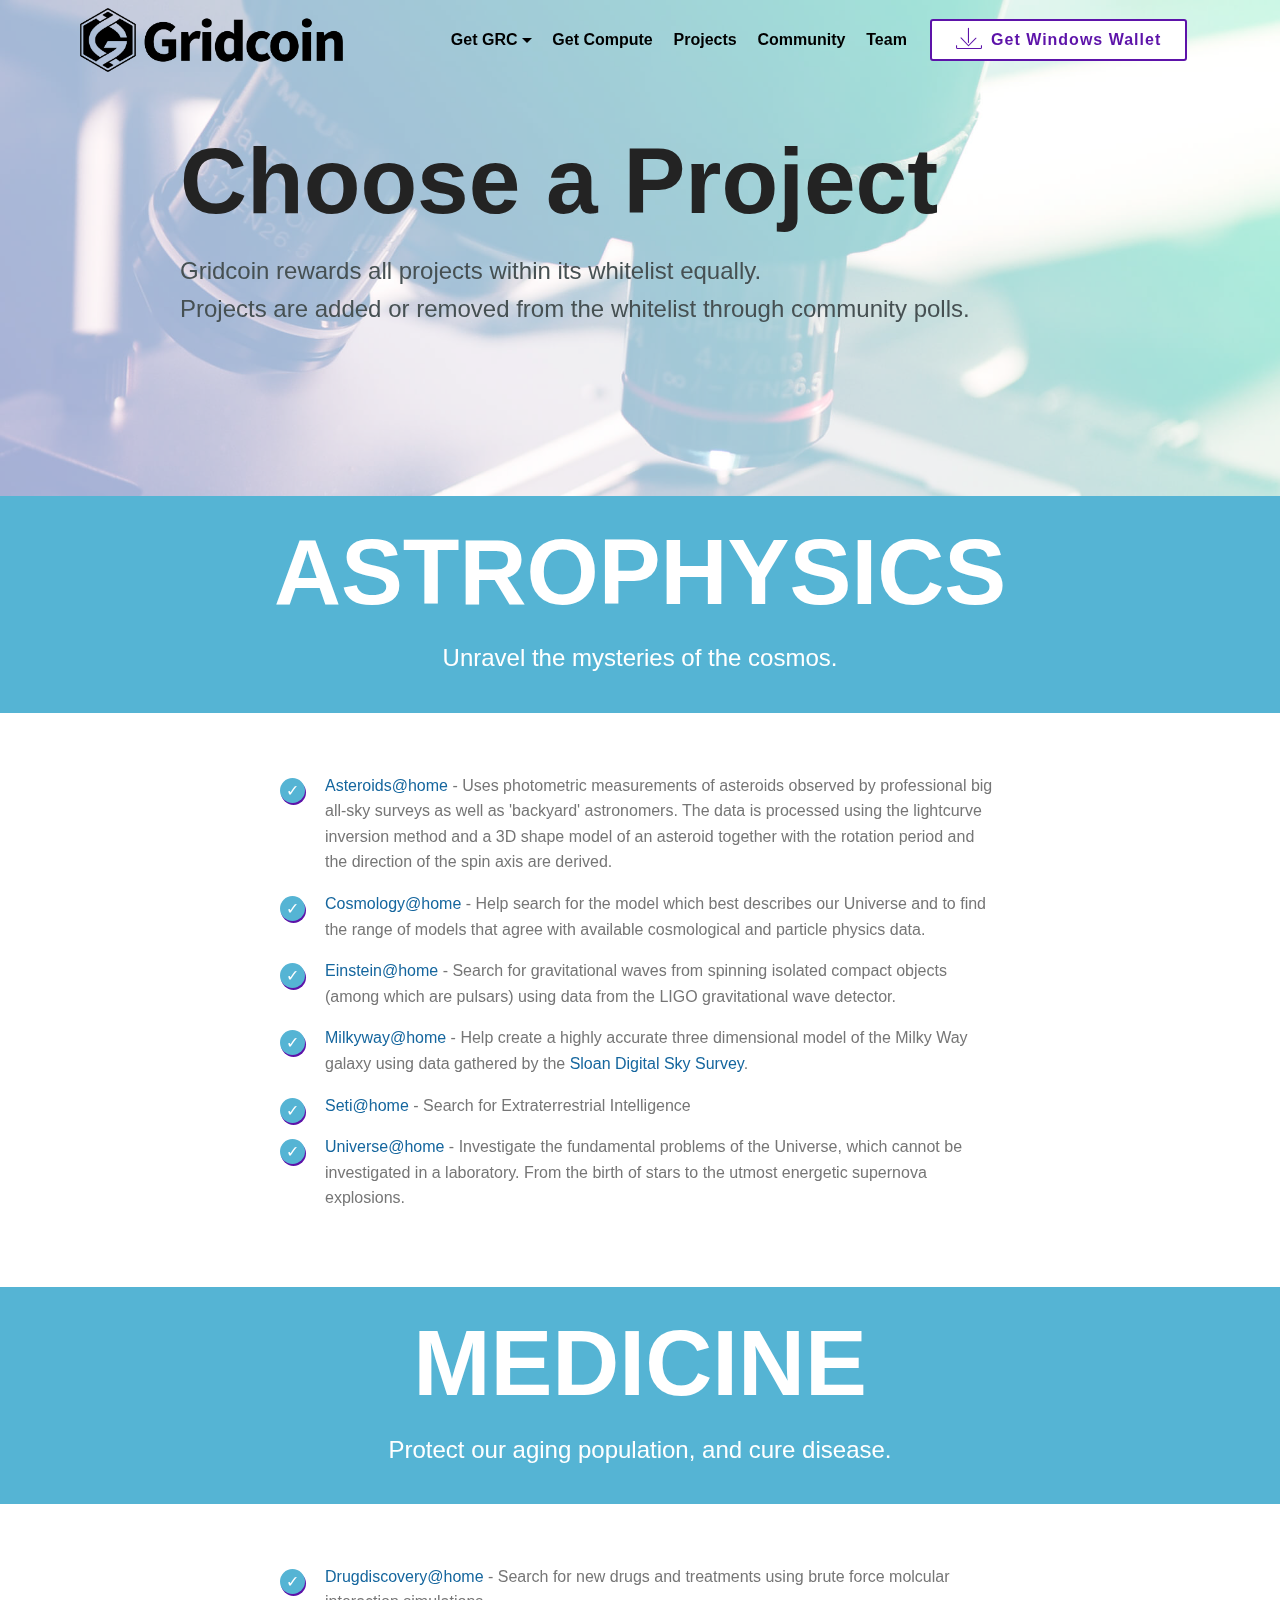
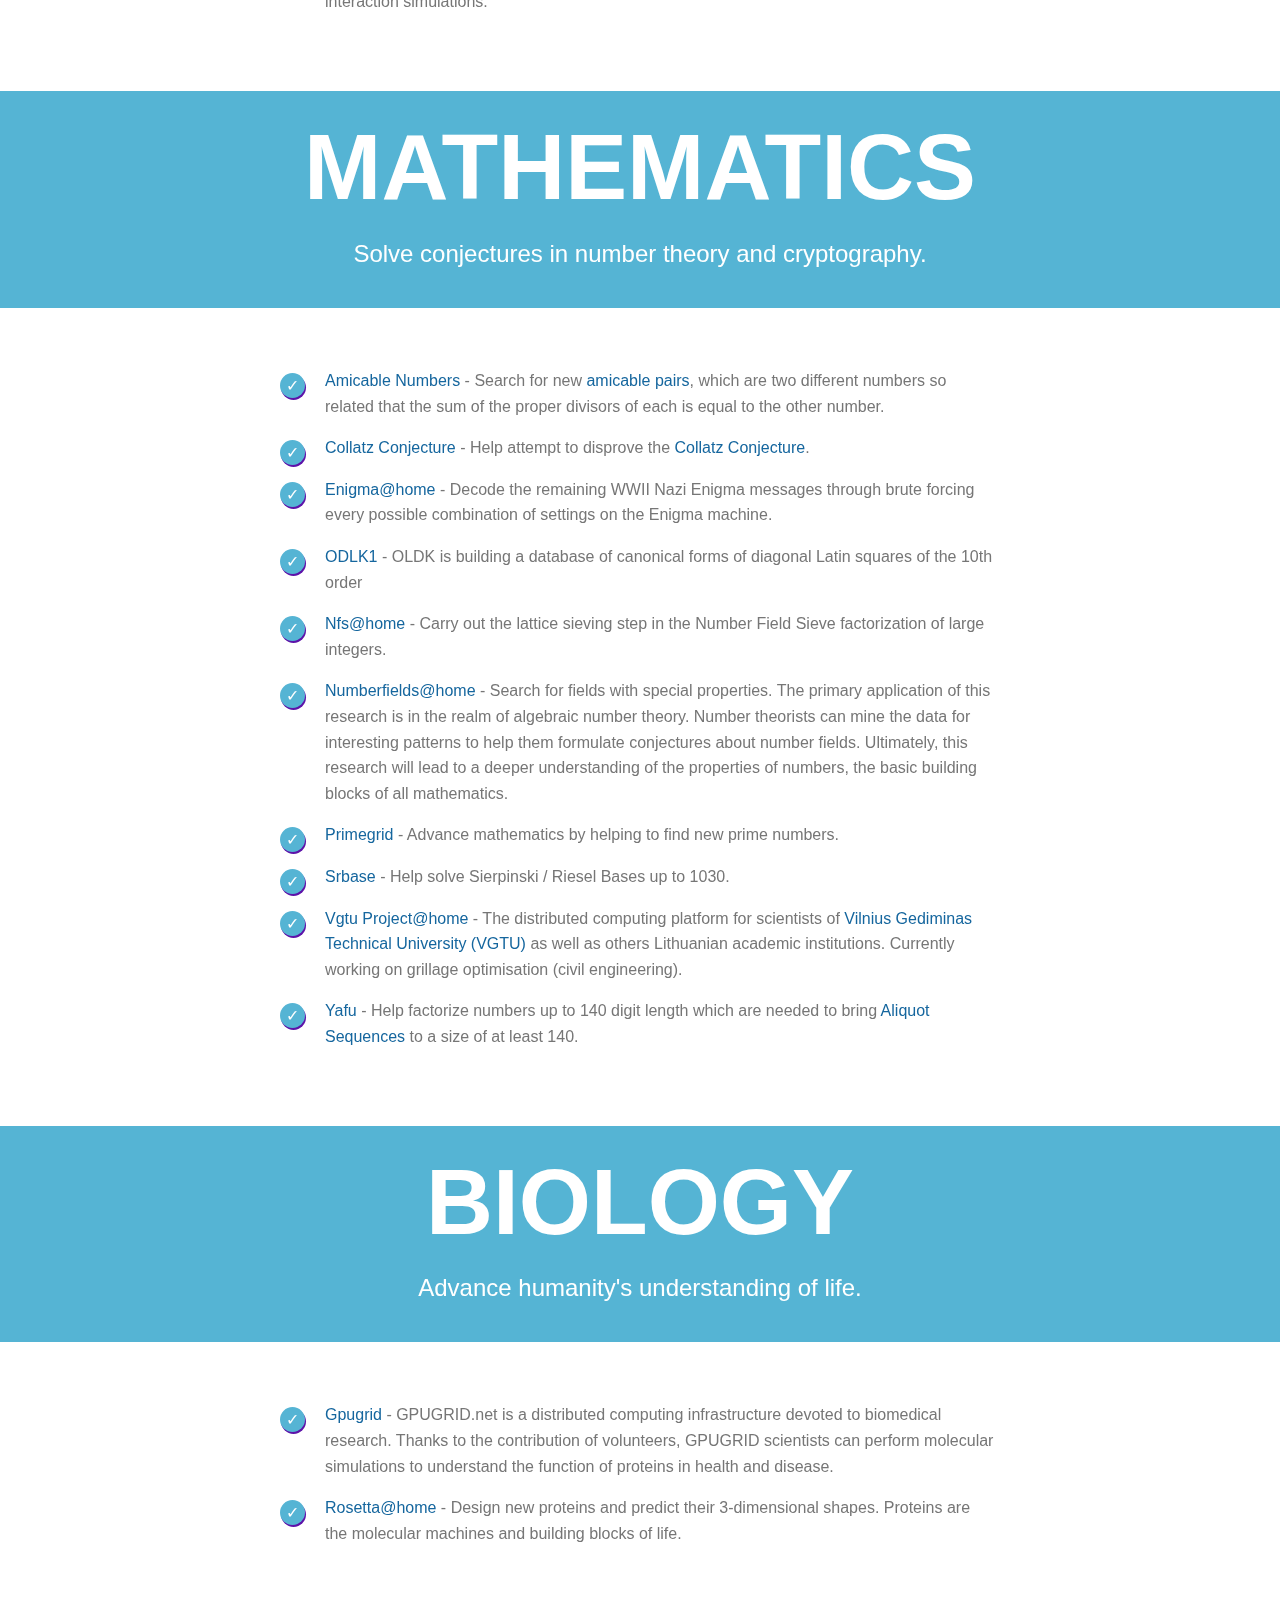
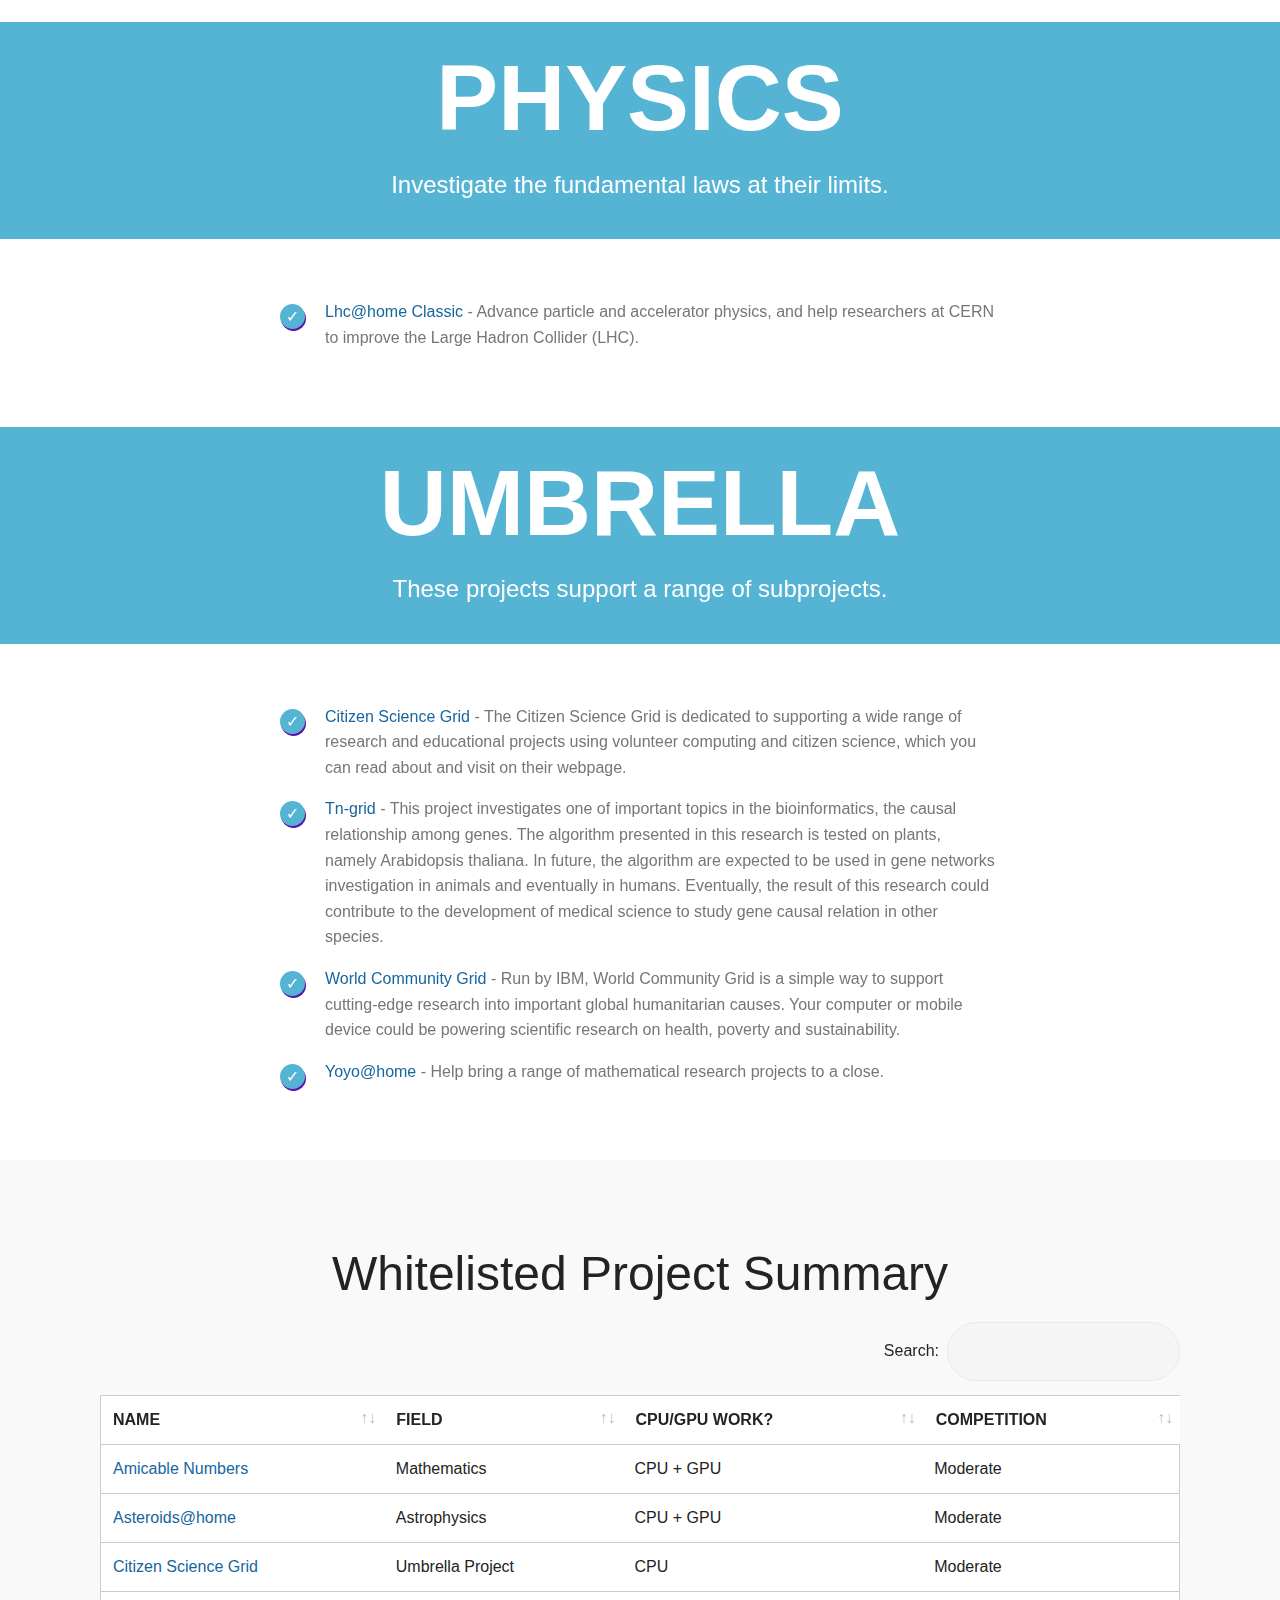
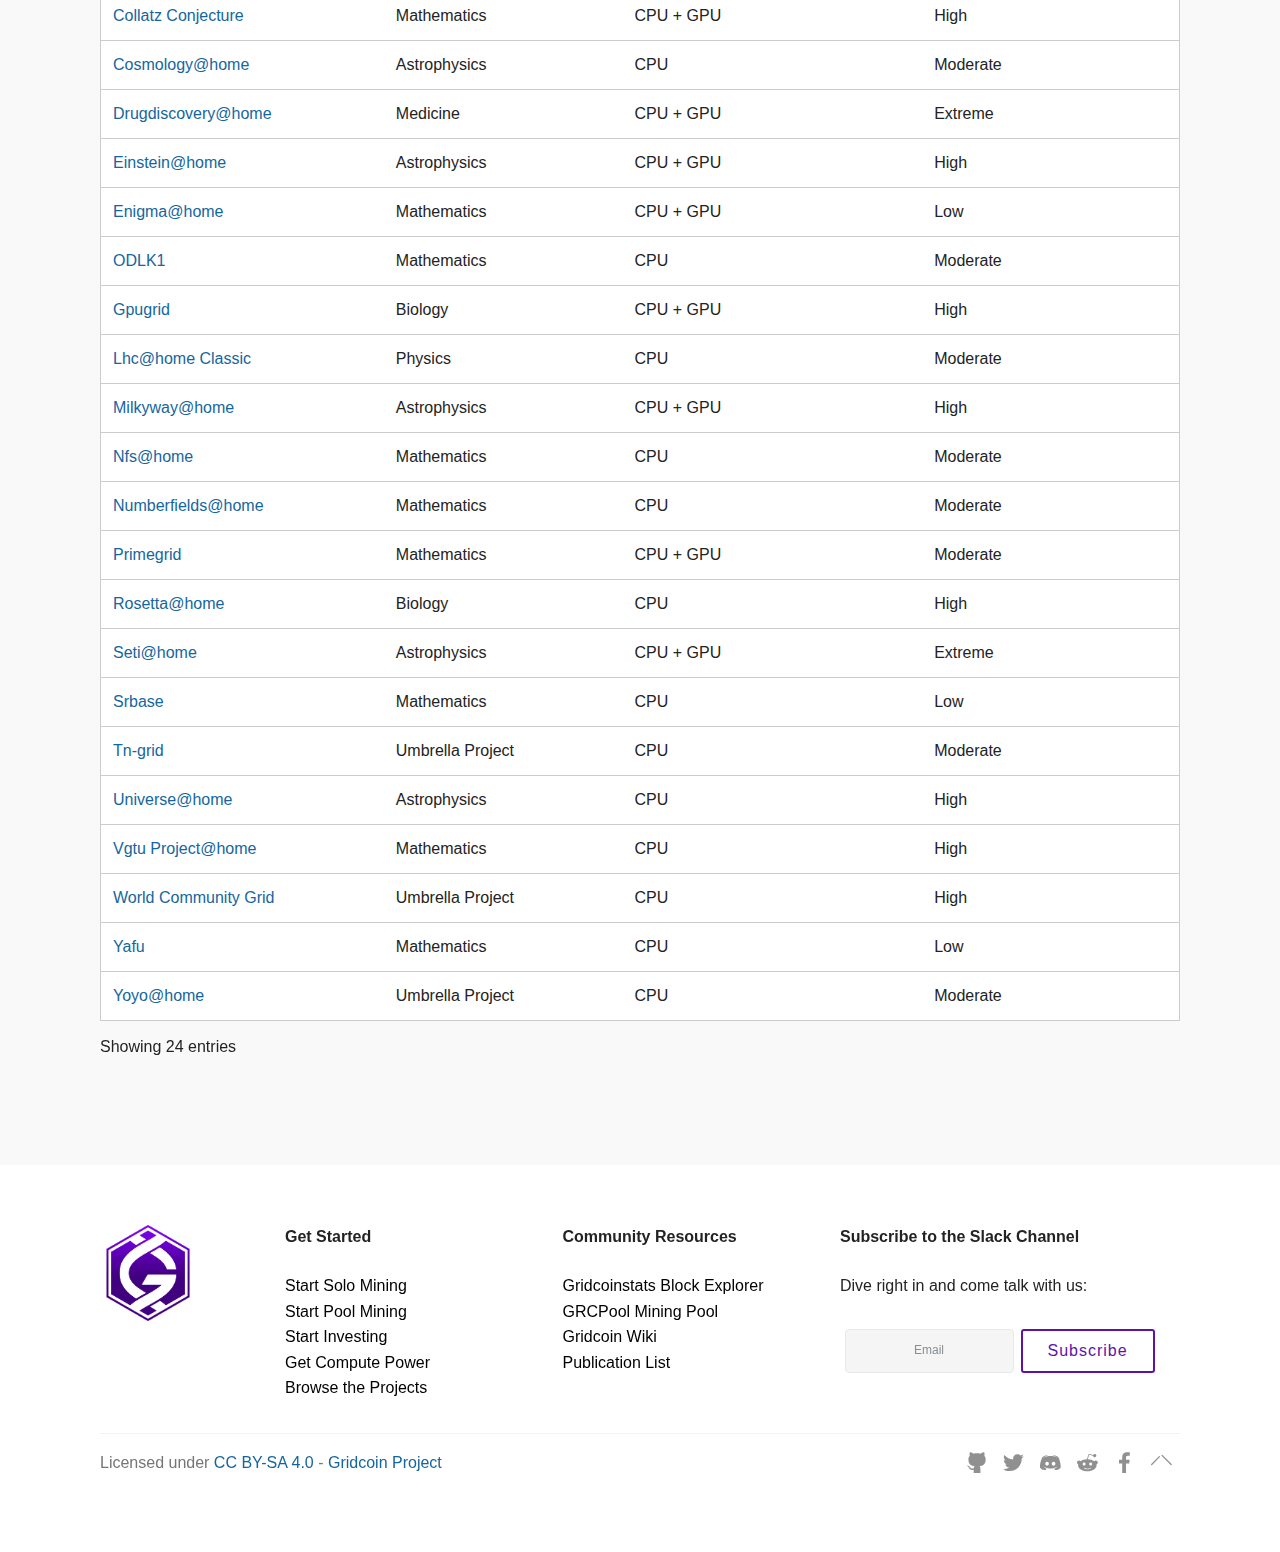
<file: projects.html>
<!DOCTYPE html>
<html >
<head>
  <!-- Site made with Mobirise Website Builder v4.5.2, https://mobirise.com -->
  <meta charset="UTF-8">
  <meta http-equiv="X-UA-Compatible" content="IE=edge">
  <meta name="generator" content="Mobirise v4.5.2, mobirise.com">
  <meta name="viewport" content="width=device-width, initial-scale=1, minimum-scale=1">
  <link rel="shortcut icon" href="assets/images/grclogoonly-purple-transparent-128x128-1.png" type="image/x-icon">
  <meta name="description" content="">
  <title>Projects</title>
  <link rel="stylesheet" href="assets/web/assets/mobirise-icons-bold/mobirise-icons-bold.css">
  <link rel="stylesheet" href="assets/web/assets/mobirise-icons/mobirise-icons.css">
  <link rel="stylesheet" href="assets/tether/tether.min.css">
  <link rel="stylesheet" href="assets/bootstrap/css/bootstrap.min.css">
  <link rel="stylesheet" href="assets/bootstrap/css/bootstrap-grid.min.css">
  <link rel="stylesheet" href="assets/bootstrap/css/bootstrap-reboot.min.css">
  <link rel="stylesheet" href="assets/socicon/css/styles.css">
  <link rel="stylesheet" href="assets/dropdown/css/style.css">
  <link rel="stylesheet" href="assets/datatables/data-tables.bootstrap4.min.css">
  <link rel="stylesheet" href="assets/theme/css/style.css">
  <link rel="stylesheet" href="assets/mobirise/css/mbr-additional.css" type="text/css">
  
  
  
</head>
<body>

<!-- Google Analytics -->
<!-- Global site tag (gtag.js) - Google Analytics -->
<script async src="https://www.googletagmanager.com/gtag/js?id=UA-111527170-1"></script>
<script>
  window.dataLayer = window.dataLayer || [];
  function gtag(){dataLayer.push(arguments);}
  gtag('js', new Date());

  gtag('config', 'UA-111527170-1');
</script>
<!-- /Google Analytics -->


<section class="menu cid-qDjyhlJGnv" once="menu" id="menu2-3c" data-rv-view="991">

    

    <nav class="navbar navbar-expand beta-menu navbar-dropdown align-items-center navbar-fixed-top navbar-toggleable-sm bg-color transparent">
        <button class="navbar-toggler navbar-toggler-right" type="button" data-toggle="collapse" data-target="#navbarSupportedContent" aria-controls="navbarSupportedContent" aria-expanded="false" aria-label="Toggle navigation">
            <div class="hamburger">
                <span></span>
                <span></span>
                <span></span>
                <span></span>
            </div>
        </button>
        <div class="menu-logo">
            <div class="navbar-brand">
                <span class="navbar-logo">
                    <a href="index.html">
                        <img src="assets/images/grchorizontal-black-transparent-3417x833.png" alt="Mobirise" title="" media-simple="true" style="height: 4rem;">
                    </a>
                </span>
                
            </div>
        </div>
        <div class="collapse navbar-collapse" id="navbarSupportedContent">
            <ul class="navbar-nav nav-dropdown" data-app-modern-menu="true"><li class="nav-item dropdown">
                    <a class="nav-link link text-black dropdown-toggle display-4" href="investing.html" data-toggle="dropdown-submenu" aria-expanded="false"><strong>Get GRC</strong></a><div class="dropdown-menu"><a class="text-black dropdown-item display-4" href="solo-mining.html">Solo Mining</a><a class="text-black dropdown-item display-4" href="pool-mining.html">Pool Mining</a><a class="text-black dropdown-item display-4" href="investing.html">Investing</a></div>
                </li><li class="nav-item"><a class="nav-link link text-black display-4" href="get-compute.html"><strong>Get Compute</strong></a></li><li class="nav-item"><a class="nav-link link text-black display-4" href="projects.html"><strong>Projects</strong></a></li><li class="nav-item">
                    <a class="nav-link link text-black display-4" href="community.html"><strong>Community</strong></a>
                </li><li class="nav-item"><a class="nav-link link text-black display-4" href="team.html"><strong>Team</strong></a></li></ul>
            <div class="navbar-buttons mbr-section-btn"><a class="btn btn-sm btn-primary display-4" href="https://download.gridcoin.us/download/downloadstake/GridcoinResearch.msi"><span class="mbri-save mbr-iconfont mbr-iconfont-btn"></span><strong>Get Windows Wallet</strong></a></div>
        </div>
    </nav>
</section>

<section class="engine"><a href="https://mobirise.co/f">bootstrap builder</a></section><section class="header1 cid-qD0aVLqQ7h mbr-parallax-background" id="header1-n" data-rv-view="665">

    

    <div class="mbr-overlay" style="opacity: 0.6; background-color: rgb(255, 255, 255);">
    </div>

    <div class="container">
        <div class="row justify-content-md-center">
            <div class="mbr-white col-md-10">
                <h1 class="mbr-section-title align-center mbr-bold pb-3 mbr-fonts-style display-1">Choose a Project</h1>
                
                <p class="mbr-text align-center pb-3 mbr-fonts-style display-5">Gridcoin rewards all projects within its whitelist equally.<br>Projects are added or removed from the whitelist through community polls.</p>
                
            </div>
        </div>
    </div>

</section>

<section class="mbr-section content5 cid-qD28D292Mx" id="content5-19" data-rv-view="668">

    

    

    <div class="container">
        <div class="media-container-row">
            <div class="title col-12 col-md-9">
                <h2 class="align-center mbr-bold mbr-white pb-3 mbr-fonts-style display-1">ASTROPHYSICS</h2>
                <h3 class="mbr-section-subtitle align-center mbr-light mbr-white pb-3 mbr-fonts-style display-5">Unravel the mysteries of the cosmos.</h3>
                
                
            </div>
        </div>
    </div>
</section>

<section class="mbr-section article content12 cid-qDiOszNRRv" id="content12-32" data-rv-view="671">
     

    <div class="container">
        <div class="media-container-row">
            <div class="mbr-text counter-container col-12 col-md-8 mbr-fonts-style display-7">
                <ul>
                    <li><strong><a href="http://asteroidsathome.net/boinc">Asteroids@home</a>&nbsp;</strong>- Uses photometric measurements of asteroids observed by professional big all-sky surveys as well as 'backyard' astronomers. The data is processed using the lightcurve inversion method and a 3D shape model of an asteroid together with the rotation period and the direction of the spin axis are derived.</li>
                    <li><strong><a href="https://cosmologyathome.org/">Cosmology@home</a>&nbsp;</strong>- Help search for the model which best describes our Universe and to find the range of models that agree with available cosmological and particle physics data.</li>
                    <li><strong><a href="https://einsteinathome.org/">Einstein@home</a>&nbsp;</strong>- Search for gravitational waves from spinning isolated compact objects (among which are pulsars) using data from the LIGO gravitational wave detector.</li><li><a href="http://milkyway.cs.rpi.edu/milkyway">Milkyway@home</a> - Help create a highly accurate three dimensional model of the Milky Way galaxy using data gathered by the <a href="http://www.sdss.org/">Sloan Digital Sky Survey</a>.</li><li><a href="http://setiathome.ssl.berkeley.edu/">Seti@home</a> - Search for Extraterrestrial Intelligence</li><li><a href="https://universeathome.pl/universe">Universe@home</a> - Investigate the fundamental problems of the Universe, which cannot be investigated in a laboratory. From the birth of stars to the utmost energetic supernova explosions.</li>
                </ul>
            </div>
        </div>
    </div>
</section>

<section class="mbr-section content5 cid-qD28huD5jv" id="content5-18" data-rv-view="672">

    

    

    <div class="container">
        <div class="media-container-row">
            <div class="title col-12 col-md-9">
                <h2 class="align-center mbr-bold mbr-white pb-3 mbr-fonts-style display-1">MEDICINE</h2>
                <h3 class="mbr-section-subtitle align-center mbr-light mbr-white pb-3 mbr-fonts-style display-5">Protect our aging population, and cure disease.</h3>
                
                
            </div>
        </div>
    </div>
</section>

<section class="mbr-section article content12 cid-qDiOlRQm8e" id="content12-31" data-rv-view="675">
     

    <div class="container">
        <div class="media-container-row">
            <div class="mbr-text counter-container col-12 col-md-8 mbr-fonts-style display-7">
                <ul>
                    <li><strong><a href="http://boinc.drugdiscoveryathome.com/">Drugdiscovery@home</a>&nbsp;</strong>- Search for new drugs and treatments using brute force molcular interaction simulations.</li>
                </ul>
            </div>
        </div>
    </div>
</section>

<section class="mbr-section content5 cid-qD28DlwqZQ" id="content5-1a" data-rv-view="676">

    

    

    <div class="container">
        <div class="media-container-row">
            <div class="title col-12 col-md-9">
                <h2 class="align-center mbr-bold mbr-white pb-3 mbr-fonts-style display-1">MATHEMATICS</h2>
                <h3 class="mbr-section-subtitle align-center mbr-light mbr-white pb-3 mbr-fonts-style display-5">Solve conjectures in number theory and cryptography.</h3>
                
                
            </div>
        </div>
    </div>
</section>

<section class="mbr-section article content12 cid-qDiOsNIH2U" id="content12-33" data-rv-view="679">
     

    <div class="container">
        <div class="media-container-row">
            <div class="mbr-text counter-container col-12 col-md-8 mbr-fonts-style display-7">
                <ul>
                    <li><strong><a href="https://sech.me/boinc/Amicable">Amicable Numbers</a>&nbsp;</strong>- Search for new <a href="https://en.wikipedia.org/wiki/Amicable_numbers">amicable pairs</a>, which are two different numbers so related that the sum of the proper divisors of each is equal to the other number.</li>
                    <li><strong><a href="http://boinc.thesonntags.com/collatz">Collatz Conjecture</a>&nbsp;</strong>- Help attempt to disprove the <a href="http://en.wikipedia.org/wiki/Collatz_conjecture">Collatz Conjecture</a>.</li>
		    <li><strong><a href="http://www.enigmaathome.net/">Enigma@home</a>&nbsp;</strong>- Decode the remaining WWII Nazi Enigma messages through brute forcing every possible combination of settings on the Enigma machine.</li><li><strong><a href="https://boinc.multi-pool.info/latinsquares/">ODLK1</a>&nbsp;</strong>- OLDK is building a database of canonical forms of diagonal Latin squares of the 10th order</li><li><a href="https://escatter11.fullerton.edu/nfs">Nfs@home</a> - Carry out the lattice sieving step in the Number Field Sieve factorization of large integers.</li><li><a href="https://numberfields.asu.edu/NumberFields">Numberfields@home</a> - Search for fields with special properties. The primary application of this research is in the realm of algebraic number theory. Number theorists can mine the data for interesting patterns to help them formulate conjectures about number fields. Ultimately, this research will lead to a deeper understanding of the properties of numbers, the basic building blocks of all mathematics.</li><li><a href="http://www.primegrid.com/">Primegrid</a> - Advance mathematics by helping to find new prime numbers.</li><li><a href="http://srbase.my-firewall.org/sr5">Srbase</a> - Help solve Sierpinski / Riesel Bases up to 1030.</li><li><a href="https://boinc.vgtu.lt/">Vgtu Project@home</a> - The distributed computing platform for scientists of <a href="http://www.vgtu.lt/en">Vilnius Gediminas Technical University (VGTU)</a> as well as others Lithuanian academic institutions. Currently working on grillage optimisation (civil engineering).</li><li><a href="http://yafu.myfirewall.org/yafu">Yafu</a> - Help factorize numbers up to 140 digit length which are needed to bring <a href="https://en.wikipedia.org/wiki/Aliquot_sequence">Aliquot Sequences</a> to a size of at least 140.</li>
                </ul>
            </div>
        </div>
    </div>
</section>

<section class="mbr-section content5 cid-qD28DybdRT" id="content5-1b" data-rv-view="680">

    

    

    <div class="container">
        <div class="media-container-row">
            <div class="title col-12 col-md-9">
                <h2 class="align-center mbr-bold mbr-white pb-3 mbr-fonts-style display-1">BIOLOGY</h2>
                <h3 class="mbr-section-subtitle align-center mbr-light mbr-white pb-3 mbr-fonts-style display-5">Advance humanity's understanding of life.</h3>
                
                
            </div>
        </div>
    </div>
</section>

<section class="mbr-section article content12 cid-qDiOt0PKwU" id="content12-34" data-rv-view="683">
     

    <div class="container">
        <div class="media-container-row">
            <div class="mbr-text counter-container col-12 col-md-8 mbr-fonts-style display-7">
                <ul>
                    <li><strong><a href="https://www.gpugrid.net/">Gpugrid</a>&nbsp;</strong>- GPUGRID.net is a distributed computing infrastructure devoted to biomedical research. Thanks to the contribution of volunteers, GPUGRID scientists can perform molecular simulations to understand the function of proteins in health and disease.</li>
                    <li><strong><a href="http://boinc.bakerlab.org/rosetta">Rosetta@home</a>&nbsp;</strong>- Design new proteins and predict their 3-dimensional shapes. Proteins are the molecular machines and building blocks of life.</li>
                </ul>
            </div>
        </div>
    </div>
</section>

<section class="mbr-section content5 cid-qD28DKCHJh" id="content5-1c" data-rv-view="684">

    

    

    <div class="container">
        <div class="media-container-row">
            <div class="title col-12 col-md-9">
                <h2 class="align-center mbr-bold mbr-white pb-3 mbr-fonts-style display-1">PHYSICS</h2>
                <h3 class="mbr-section-subtitle align-center mbr-light mbr-white pb-3 mbr-fonts-style display-5">Investigate the fundamental laws at their limits.</h3>
                
                
            </div>
        </div>
    </div>
</section>

<section class="mbr-section article content12 cid-qDiOtdnzAF" id="content12-35" data-rv-view="687">
     

    <div class="container">
        <div class="media-container-row">
            <div class="mbr-text counter-container col-12 col-md-8 mbr-fonts-style display-7">
                <ul>
                    <li><strong><a href="http://lhcathomeclassic.cern.ch/sixtrack">Lhc@home Classic</a>&nbsp;</strong>- Advance particle and accelerator physics, and help researchers at CERN to improve the Large Hadron Collider (LHC).</li>
                </ul>
            </div>
        </div>
    </div>
</section>

<section class="mbr-section content5 cid-qDiQ3A3WWq" id="content5-36" data-rv-view="688">

    

    

    <div class="container">
        <div class="media-container-row">
            <div class="title col-12 col-md-9">
                <h2 class="align-center mbr-bold mbr-white pb-3 mbr-fonts-style display-1">UMBRELLA</h2>
                <h3 class="mbr-section-subtitle align-center mbr-light mbr-white pb-3 mbr-fonts-style display-5">These projects support a range of subprojects.</h3>
                
                
            </div>
        </div>
    </div>
</section>

<section class="mbr-section article content12 cid-qDiQikt0Pe" id="content12-37" data-rv-view="691">
     

    <div class="container">
        <div class="media-container-row">
            <div class="mbr-text counter-container col-12 col-md-8 mbr-fonts-style display-7">
                <ul>
                    <li><strong><a href="https://csgrid.org/csg">Citizen Science Grid</a>&nbsp;</strong>- The Citizen Science Grid is dedicated to supporting a wide range of research and educational projects using volunteer computing and citizen science, which you can read about and visit on their webpage.</li>
                    <li><strong><a href="http://gene.disi.unitn.it/test/">Tn-grid</a>&nbsp;</strong>- This project investigates one of important topics in the bioinformatics, the causal relationship among genes. The algorithm presented in this research is tested on plants, namely Arabidopsis thaliana. In future, the algorithm are expected to be used in gene networks investigation in animals and eventually in humans. Eventually, the result of this research could contribute to the development of medical science to study gene causal relation in other species.</li>
                    <li><strong><a href="https://www.worldcommunitygrid.org/">World Community Grid</a>&nbsp;</strong>- Run by IBM, World Community Grid is a simple way to support cutting-edge research into important global humanitarian causes. Your computer or mobile device could be powering scientific research on health, poverty and sustainability.&nbsp;</li><li><a href="http://www.rechenkraft.net/yoyo">Yoyo@home</a> - Help bring a range of mathematical research projects to a close.</li>
                </ul>
            </div>
        </div>
    </div>
</section>

<section class="section-table cid-qDiIGSA5XC" id="table1-30" data-rv-view="692">

  
  
  <div class="container container-table">
      <h2 class="mbr-section-title mbr-fonts-style align-center pb-3 display-2">Whitelisted Project Summary</h2>
      
      <div class="table-wrapper">
        <div class="container">
          <div class="row search">
            <div class="col-md-6"></div>
            <div class="col-md-6">
                <div class="dataTables_filter">
                  <label class="searchInfo mbr-fonts-style display-7">Search:</label>
                  <input class="form-control input-sm" disabled="">
                </div>
            </div>
          </div>
        </div>

        <div class="container scroll">
          <table class="table isSearch" cellspacing="0">
            <thead>
              <tr class="table-heads ">
                  
                  
                  
                  
              <th class="head-item mbr-fonts-style display-7">NAME</th><th class="head-item mbr-fonts-style display-7">FIELD</th><th class="head-item mbr-fonts-style display-7">CPU/GPU WORK?</th><th class="head-item mbr-fonts-style display-7">COMPETITION</th></tr>
            </thead>

            <tbody>
              
              
              
              
            <tr> 
                
                
                
                
              <td class="body-item mbr-fonts-style display-7"><a href="https://sech.me/boinc/Amicable">Amicable Numbers</a></td><td class="body-item mbr-fonts-style display-7">Mathematics</td><td class="body-item mbr-fonts-style display-7">CPU + GPU</td><td class="body-item mbr-fonts-style display-7">Moderate</td></tr><tr>
                
                
                
                
              <td class="body-item mbr-fonts-style display-7"><a href="http://asteroidsathome.net/boinc">Asteroids@home</a></td><td class="body-item mbr-fonts-style display-7">Astrophysics</td><td class="body-item mbr-fonts-style display-7">CPU + GPU</td><td class="body-item mbr-fonts-style display-7">Moderate</td></tr><tr>
                
                
                
                
              <td class="body-item mbr-fonts-style display-7"><a href="https://csgrid.org/csg">Citizen Science Grid</a></td><td class="body-item mbr-fonts-style display-7">Umbrella Project</td><td class="body-item mbr-fonts-style display-7">CPU</td><td class="body-item mbr-fonts-style display-7">Moderate</td></tr><tr>
                
                
                
                
              <td class="body-item mbr-fonts-style display-7"><a href="http://boinc.thesonntags.com/collatz">Collatz Conjecture</a></td><td class="body-item mbr-fonts-style display-7">Mathematics</td><td class="body-item mbr-fonts-style display-7">CPU + GPU</td><td class="body-item mbr-fonts-style display-7">High</td></tr><tr>
                
                
                
                
              <td class="body-item mbr-fonts-style display-7"><a href="https://cosmologyathome.org/">Cosmology@home</a></td><td class="body-item mbr-fonts-style display-7">Astrophysics</td><td class="body-item mbr-fonts-style display-7">CPU</td><td class="body-item mbr-fonts-style display-7">Moderate</td></tr><tr>
                
                
                
                
              <td class="body-item mbr-fonts-style display-7"><a href="http://boinc.drugdiscoveryathome.com/">Drugdiscovery@home</a></td><td class="body-item mbr-fonts-style display-7">Medicine</td><td class="body-item mbr-fonts-style display-7">CPU + GPU</td><td class="body-item mbr-fonts-style display-7">Extreme</td></tr><tr>
                
                
                
                
              <td class="body-item mbr-fonts-style display-7"><a href="https://einsteinathome.org/">Einstein@home</a></td><td class="body-item mbr-fonts-style display-7">Astrophysics</td><td class="body-item mbr-fonts-style display-7">CPU + GPU</td><td class="body-item mbr-fonts-style display-7">High</td></tr><tr>
                
                
                
                
              <td class="body-item mbr-fonts-style display-7"><a href="http://www.enigmaathome.net/">Enigma@home</a></td><td class="body-item mbr-fonts-style display-7">Mathematics</td><td class="body-item mbr-fonts-style display-7">CPU + GPU</td><td class="body-item mbr-fonts-style display-7">Low</td></tr><tr>
                
                
                
                
              <td class="body-item mbr-fonts-style display-7"><a href="https://boinc.multi-pool.info/latinsquares/">ODLK1</a></td><td class="body-item mbr-fonts-style display-7">Mathematics</td><td class="body-item mbr-fonts-style display-7">CPU</td><td class="body-item mbr-fonts-style display-7">Moderate</td></tr><tr>
                
                
                
                
              <td class="body-item mbr-fonts-style display-7"><a href="https://www.gpugrid.net/">Gpugrid</a></td><td class="body-item mbr-fonts-style display-7">Biology</td><td class="body-item mbr-fonts-style display-7">CPU + GPU</td><td class="body-item mbr-fonts-style display-7">High</td></tr><tr>
                
                
                
                
              <td class="body-item mbr-fonts-style display-7"><a href="http://lhcathomeclassic.cern.ch/sixtrack">Lhc@home Classic</a></td><td class="body-item mbr-fonts-style display-7">Physics</td><td class="body-item mbr-fonts-style display-7">CPU</td><td class="body-item mbr-fonts-style display-7">Moderate</td></tr><tr>
                
                
                
                
              <td class="body-item mbr-fonts-style display-7"><a href="http://milkyway.cs.rpi.edu/milkyway">Milkyway@home</a></td><td class="body-item mbr-fonts-style display-7">Astrophysics</td><td class="body-item mbr-fonts-style display-7">CPU + GPU</td><td class="body-item mbr-fonts-style display-7">High</td></tr><tr>
                
                
                
                
              <td class="body-item mbr-fonts-style display-7"><a href="https://escatter11.fullerton.edu/nfs">Nfs@home</a></td><td class="body-item mbr-fonts-style display-7">Mathematics</td><td class="body-item mbr-fonts-style display-7">CPU</td><td class="body-item mbr-fonts-style display-7">Moderate</td></tr><tr>
                
                
                
                
              <td class="body-item mbr-fonts-style display-7"><a href="https://numberfields.asu.edu/NumberFields">Numberfields@home</a></td><td class="body-item mbr-fonts-style display-7">Mathematics</td><td class="body-item mbr-fonts-style display-7">CPU</td><td class="body-item mbr-fonts-style display-7">Moderate</td></tr><tr>
                
                
                
                
              <td class="body-item mbr-fonts-style display-7"><a href="http://www.primegrid.com/">Primegrid</a></td><td class="body-item mbr-fonts-style display-7">Mathematics</td><td class="body-item mbr-fonts-style display-7">CPU + GPU</td><td class="body-item mbr-fonts-style display-7">Moderate</td></tr><tr>
                
                
                
                
              <td class="body-item mbr-fonts-style display-7"><a href="http://boinc.bakerlab.org/rosetta">Rosetta@home</a></td><td class="body-item mbr-fonts-style display-7">Biology</td><td class="body-item mbr-fonts-style display-7">CPU</td><td class="body-item mbr-fonts-style display-7">High</td></tr><tr>
                
                
                
                
              <td class="body-item mbr-fonts-style display-7"><a href="http://setiathome.ssl.berkeley.edu/">Seti@home</a></td><td class="body-item mbr-fonts-style display-7">Astrophysics</td><td class="body-item mbr-fonts-style display-7">CPU + GPU</td><td class="body-item mbr-fonts-style display-7">Extreme</td></tr><tr>
                
                
                
                
              <td class="body-item mbr-fonts-style display-7"><a href="http://srbase.my-firewall.org/sr5">Srbase</a></td><td class="body-item mbr-fonts-style display-7">Mathematics</td><td class="body-item mbr-fonts-style display-7">CPU</td><td class="body-item mbr-fonts-style display-7">Low</td></tr><tr>
                
                
                
                
              <td class="body-item mbr-fonts-style display-7"><a href="http://gene.disi.unitn.it/test/">Tn-grid</a></td><td class="body-item mbr-fonts-style display-7">Umbrella Project</td><td class="body-item mbr-fonts-style display-7">CPU</td><td class="body-item mbr-fonts-style display-7">Moderate</td></tr><tr>
                
                
                
                
              <td class="body-item mbr-fonts-style display-7"><a href="https://universeathome.pl/universe">Universe@home</a></td><td class="body-item mbr-fonts-style display-7">Astrophysics</td><td class="body-item mbr-fonts-style display-7">CPU</td><td class="body-item mbr-fonts-style display-7">High</td></tr><tr>
                
                
                
                
              <td class="body-item mbr-fonts-style display-7"><a href="https://boinc.vgtu.lt/">Vgtu Project@home</a></td><td class="body-item mbr-fonts-style display-7">Mathematics</td><td class="body-item mbr-fonts-style display-7">CPU</td><td class="body-item mbr-fonts-style display-7">High</td></tr><tr>
                
                
                
                
              <td class="body-item mbr-fonts-style display-7"><a href="https://www.worldcommunitygrid.org/">World Community Grid</a></td><td class="body-item mbr-fonts-style display-7">Umbrella Project</td><td class="body-item mbr-fonts-style display-7">CPU</td><td class="body-item mbr-fonts-style display-7">High</td></tr><tr>
                
                
                
                
              <td class="body-item mbr-fonts-style display-7"><a href="http://yafu.myfirewall.org/yafu">Yafu</a></td><td class="body-item mbr-fonts-style display-7">Mathematics</td><td class="body-item mbr-fonts-style display-7">CPU</td><td class="body-item mbr-fonts-style display-7">Low</td></tr><tr>
                
                
                
                
              <td class="body-item mbr-fonts-style display-7"><a href="http://www.rechenkraft.net/yoyo">Yoyo@home</a></td><td class="body-item mbr-fonts-style display-7">Umbrella Project</td><td class="body-item mbr-fonts-style display-7">CPU</td><td class="body-item mbr-fonts-style display-7">Moderate</td></tr></tbody>
          </table>
        </div>
        <div class="container table-info-container">
          <div class="row info">
            <div class="col-md-6">
              <div class="dataTables_info mbr-fonts-style display-7">
                <span class="infoBefore">Showing</span>
                <span class="inactive infoRows"></span>
                <span class="infoAfter">entries</span>
                <span class="infoFilteredBefore">(filtered from</span>
                <span class="inactive infoRows"></span>
                <span class="infoFilteredAfter">total entries)</span>
              </div>
            </div>
            <div class="col-md-6"></div>
          </div>
        </div>
      </div>
    </div>
</section>

<section class="footer3 cid-qEx3ylrQtT" id="footer3-4g" data-rv-view="993">

    

    

    <div class="container">
        <div class="media-container-row content">
            <div class="col-md-2 col-sm-4">
                <div class="mb-3 img-logo">
                    
                         <img src="assets/images/grclogoonly-purple-transparent-2083x2083.png" alt="Mobirise" title="" media-simple="true">
                    
                </div>
                <p class="mbr-fonts-style foot-logo display-7"></p>
            </div>
            <div class="col-md-3 col-sm-4">
                <p class="mb-4 mbr-fonts-style foot-title display-7"><strong>Get Started</strong></p>
                <p class="mbr-text mbr-links-column mbr-fonts-style display-7"><a href="solo-mining.html" class="text-black">Start Solo Mining</a><br><a href="pool-mining.html" class="text-black">Start Pool Mining</a><br><a href="investing.html" class="text-black">Start Investing</a><br><a href="get-compute.html" class="text-black">Get&nbsp;Compute Power</a><br><a href="projects.html" class="text-black">Browse the Projects</a>
                </p>
            </div>
            <div class="col-md-3 col-sm-4">
                <p class="mb-4 mbr-fonts-style foot-title display-7"><strong>Community Resources</strong></p>
                <p class="mbr-text mbr-fonts-style mbr-links-column display-7"><a href="https://gridcoinstats.eu/" class="text-black">Gridcoinstats Block Explorer</a><br><a href="https://www.grcpool.com/" class="text-black">GRCPool Mining Pool</a><br><a href="http://wiki.gridcoin.us/Main_Page" class="text-black">Gridcoin Wiki</a><br><a href="https://boinc.berkeley.edu/wiki/Publications_by_BOINC_projects" class="text-black">Publication List</a><br></p>
            </div>
            <div class="col-md-4 col-sm-12">
                <p class="mb-4 mbr-fonts-style foot-title display-7"><strong>Subscribe to the Slack Channel</strong></p>
                <p class="mbr-text form-text mbr-fonts-style display-7">Dive right in and come talk with us:</p>
                <div class="media-container-column" data-form-type="formoid">
                    <div data-form-alert="" hidden="" class="align-center">Success! Your invitation will be processed within 24 hours.</div>

                    <form class="form-inline" action="https://mobirise.com/" method="post" data-form-title="Mobirise Form">
                        <input type="hidden" value="iCzNC+0SA9OB+/GkrGYPx8XJY7qxvZN4+QrUIGQYGXyRO8XygY6ySfm2zJusM/dym8TEoJ9dAlRDlSj0x/yxYaorfdl/IWBB/6o/0kfL2Dht44coSjj/a/HWbGBqky9j" data-form-email="true">
                        <div class="form-group">
                            <input type="email" class="form-control input-sm input-inverse my-2" name="email" required="" data-form-field="Email" placeholder="Email" id="email-footer3-4g">
                        </div>
                        <div class="input-group-btn m-2"><button href="" class="btn btn-primary display-4" type="submit" role="button">Subscribe</button></div>
                    </form>
                </div>

            </div>
        </div>
        <div class="footer-lower">
            <div class="media-container-row">
                <div class="col-sm-12">
                    <hr>
                </div>
            </div>
            <div class="media-container-row">
                <div class="col-sm-6 copyright">
                    <p class="mbr-text mbr-fonts-style display-7">Licensed under <a href="https://creativecommons.org/licenses/by-sa/4.0/">CC BY-SA 4.0</a> - <a href="https://github.com/Gridcoin-Project/website/tree/gh-pages">Gridcoin Project</a></p>
                </div>
                <div class="col-md-6">
                    <div class="social-list align-right">
                        <div class="soc-item">
                            <a href="https://github.com/gridcoin/Gridcoin-Research" target="_blank">
                                <span class="mbr-iconfont mbr-iconfont-social socicon-github socicon" media-simple="true"></span>
                            </a>
                        </div>
                        <div class="soc-item">
                            <a href="https://twitter.com/GridcoinProject" target="_blank">
                                <span class="mbr-iconfont mbr-iconfont-social socicon-twitter socicon" media-simple="true"></span>
                            </a>
                        </div>
                        <div class="soc-item">
                            <a href="https://discordapp.com/invite/Bt4YHxJ" target="_blank">
                                <span class="mbr-iconfont mbr-iconfont-social socicon-discord socicon" media-simple="true"></span>
                            </a>
                        </div>
                        <div class="soc-item">
                            <a href="https://www.reddit.com/r/gridcoin/" target="_blank">
                                <span class="mbr-iconfont mbr-iconfont-social socicon-reddit socicon" media-simple="true"></span>
                            </a>
                        </div>
                        <div class="soc-item">
                            <a href="https://www.facebook.com/gridcoins" target="_blank">
                                <span class="mbr-iconfont mbr-iconfont-social socicon-facebook socicon" media-simple="true"></span>
                            </a>
                        </div>
                        <div class="soc-item">
                            <a href="https://steemit.com/trending/gridcoin" target="_blank">
                                <span class="mbr-iconfont mbr-iconfont-social mbrib-arrow-up" media-simple="true"></span>
                            </a>
                        </div>
                    </div>
                </div>
            </div>
        </div>
    </div>
</section>


  <script src="assets/web/assets/jquery/jquery.min.js"></script>
  <script src="assets/popper/popper.min.js"></script>
  <script src="assets/tether/tether.min.js"></script>
  <script src="assets/bootstrap/js/bootstrap.min.js"></script>
  <script src="assets/parallax/jarallax.min.js"></script>
  <script src="assets/dropdown/js/script.min.js"></script>
  <script src="assets/touchswipe/jquery.touch-swipe.min.js"></script>
  <script src="assets/smoothscroll/smooth-scroll.js"></script>
  <script src="assets/datatables/jquery.data-tables.min.js"></script>
  <script src="assets/datatables/data-tables.bootstrap4.min.js"></script>
  <script src="assets/theme/js/script.js"></script>
  <script src="assets/formoid/formoid.min.js"></script>
  
  
</body>
</html>
</file>
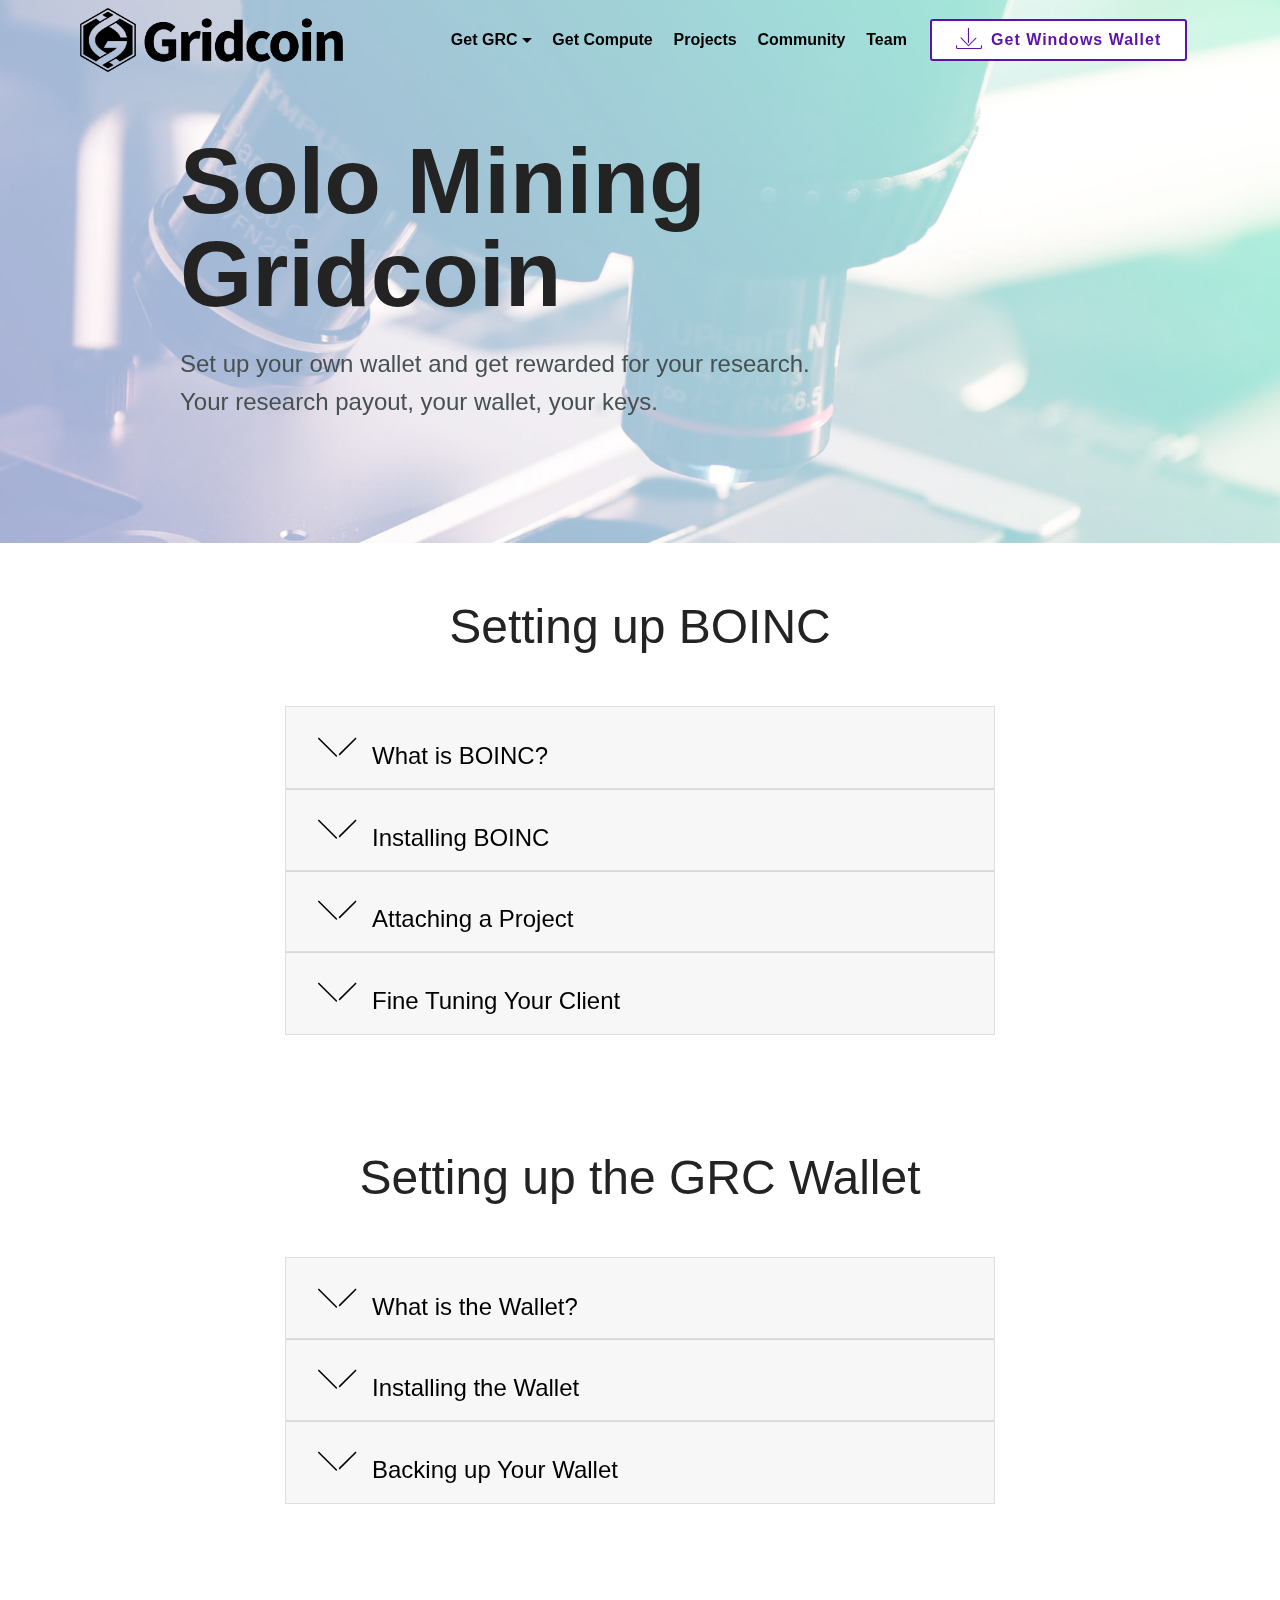
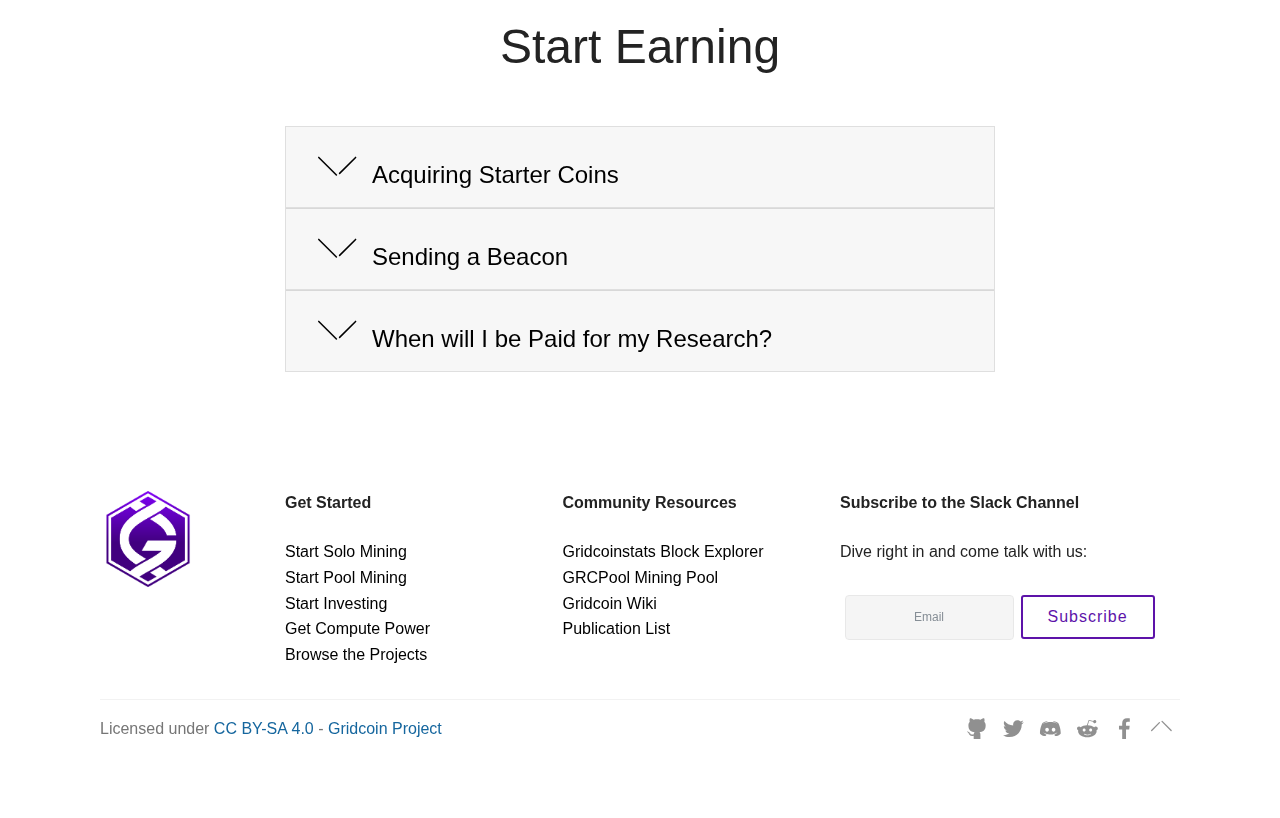
<file: solo-mining.html>
<!DOCTYPE html>
<html >
<head>
  <!-- Site made with Mobirise Website Builder v4.5.2, https://mobirise.com -->
  <meta charset="UTF-8">
  <meta http-equiv="X-UA-Compatible" content="IE=edge">
  <meta name="generator" content="Mobirise v4.5.2, mobirise.com">
  <meta name="viewport" content="width=device-width, initial-scale=1, minimum-scale=1">
  <link rel="shortcut icon" href="assets/images/grclogoonly-purple-transparent-128x128-1.png" type="image/x-icon">
  <meta name="description" content="">
  <title>Solo Mining</title>
  <link rel="stylesheet" href="assets/web/assets/mobirise-icons-bold/mobirise-icons-bold.css">
  <link rel="stylesheet" href="assets/web/assets/mobirise-icons/mobirise-icons.css">
  <link rel="stylesheet" href="assets/tether/tether.min.css">
  <link rel="stylesheet" href="assets/bootstrap/css/bootstrap.min.css">
  <link rel="stylesheet" href="assets/bootstrap/css/bootstrap-grid.min.css">
  <link rel="stylesheet" href="assets/bootstrap/css/bootstrap-reboot.min.css">
  <link rel="stylesheet" href="assets/socicon/css/styles.css">
  <link rel="stylesheet" href="assets/dropdown/css/style.css">
  <link rel="stylesheet" href="assets/theme/css/style.css">
  <link rel="stylesheet" href="assets/mobirise/css/mbr-additional.css" type="text/css">
  
  
  
</head>
<body>

<!-- Google Analytics -->
<!-- Global site tag (gtag.js) - Google Analytics -->
<script async src="https://www.googletagmanager.com/gtag/js?id=UA-111527170-1"></script>
<script>
  window.dataLayer = window.dataLayer || [];
  function gtag(){dataLayer.push(arguments);}
  gtag('js', new Date());

  gtag('config', 'UA-111527170-1');
</script>
<!-- /Google Analytics -->


<section class="header1 cid-qD7yAEXsq7 mbr-parallax-background" id="header1-1n" data-rv-view="40">

    

    <div class="mbr-overlay" style="opacity: 0.6; background-color: rgb(255, 255, 255);">
    </div>

    <div class="container">
        <div class="row justify-content-md-center">
            <div class="mbr-white col-md-10">
                <h1 class="mbr-section-title align-center mbr-bold pb-3 mbr-fonts-style display-1">Solo Mining Gridcoin</h1>
                
                <p class="mbr-text align-center pb-3 mbr-fonts-style display-5">Set up your own wallet and get rewarded for your research.<br>Your research payout, your wallet, your keys.</p>
                
            </div>
        </div>
    </div>

</section>

<section class="engine"><a href="https://mobirise.co/a">free web site builder</a></section><section class="toggle1 cid-qD7C312nMw" id="toggle1-1v" data-rv-view="43">

    

    
        <div class="container">
            <div class="media-container-row">
                <div class="col-12 col-md-8">
                    <div class="section-head text-center space30">
                       <h2 class="mbr-section-title pb-5 mbr-fonts-style display-2">Setting up BOINC</h2>
                    </div>
                    <div class="clearfix"></div>
                    <div id="bootstrap-toggle" class="toggle-panel accordionStyles tab-content">
                        <div class="card">
                            <div class="card-header" role="tab" id="headingOne">
                                <a role="button" class="collapsed panel-title text-black" data-toggle="collapse" data-parent="#accordion" data-core="" href="#collapse1_47" aria-expanded="false" aria-controls="collapse1">
                                    <h4 class="mbr-fonts-style display-5">
                                        <span class="sign mbr-iconfont mbri-arrow-down inactive"></span>What is BOINC?</h4>
                                </a>
                            </div>
                            <div id="collapse1_47" class="panel-collapse noScroll collapse" role="tabpanel" aria-labelledby="headingOne">
                                <div class="panel-body p-4">
                                    <p class="mbr-fonts-style panel-text display-7">BOINC is an open-source, distributed compute platform designed to support volunteer computing, and developed by the University of California, Berkeley. It enables researchers to distribute their research workload to huge networks of computers all across the globe, which are provided by volunteers. Gridcoin rewards your volunteer research work done through the BOINC platform.</p>
                                </div>
                            </div>
                        </div>
                        <div class="card">
                            <div class="card-header" role="tab" id="headingTwo">
                                <a role="button" class="collapsed panel-title text-black" data-toggle="collapse" data-parent="#accordion" data-core="" href="#collapse2_47" aria-expanded="false" aria-controls="collapse2">
                                    <h4 class="mbr-fonts-style display-5">
                                        <span class="sign mbr-iconfont mbri-arrow-down inactive"></span>Installing BOINC</h4>
                                </a>

                            </div>
                            <div id="collapse2_47" class="panel-collapse noScroll collapse" role="tabpanel" aria-labelledby="headingTwo">
                                <div class="panel-body p-4">
                                    <p class="mbr-fonts-style panel-text display-7">Navigate to the <a href="https://boinc.berkeley.edu/">BOINC homepage</a> and download the BOINC client installer. You will be prompted to select a standard BOINC installer, or an installer packaged with VirtualBox. Virtual Box is required for a small subset of research projects.<br><br>When the installer has finished downloading, run the executable and follow the onscreen instructions. Unless you are confident with editing directory paths later, install BOINC in its default directories.<br></p>
                                </div>
                            </div>
                        </div>
                        <div class="card">
                            <div class="card-header" role="tab" id="headingThree">
                                <a role="button" class="collapsed panel-title text-black" data-toggle="collapse" data-parent="#accordion" data-core="" href="#collapse3_47" aria-expanded="false" aria-controls="collapse3">
                                    <h4 class="mbr-fonts-style display-5">
                                        <span class="sign mbr-iconfont mbri-arrow-down inactive"></span>Attaching a Project</h4>
                                </a>
                            </div>
                            <div id="collapse3_47" class="panel-collapse noScroll collapse" role="tabpanel" aria-labelledby="headingThree">
                                <div class="panel-body p-4">
                                    <p class="mbr-fonts-style panel-text display-7">When BOINC finishes installing, you will be prompted to select a project to join. You are only rewarded for work completed under&nbsp;<a href="projects.html">projects on the Gridcoin whitelist</a>!&nbsp;Select a project of your choice.<br><br>After signing up, your BOINC client will begin downloading work. You should now navigate to the homepage of your chosen project, either through your BOINC client or a browser. Once there, log into your project account and join Team Gridcoin. This is vital to ensure you are paid for your research contributions.<br><br></p>
                                </div>
                            </div>
                        </div>
                        <div class="card">
                            <div class="card-header" role="tab" id="headingThree">
                                <a role="button" class="collapsed panel-title text-black" data-toggle="collapse" data-parent="#accordion" data-core="" href="#collapse4_47" aria-expanded="false" aria-controls="collapse4">
                                    <h4 class="mbr-fonts-style display-5">
                                        <span class="sign mbr-iconfont mbri-arrow-down inactive"></span>Fine Tuning Your Client</h4>
                                </a>
                            </div>
                            <div id="collapse4_47" class="panel-collapse noScroll collapse" role="tabpanel" aria-labelledby="headingThree">
                                <div class="panel-body p-4">
                                    <p class="mbr-fonts-style panel-text display-7">There are several more things you can do to fine tune your BOINC client:<br><br>- If your PC has both a CPU and a GPU, ensure that you join at least one project that can make use of each.<br><br>- In your BOINC client settings, you are able to control when and how BOINC makes use of your computer. For example, you can tell BOINC to only do research if your computer is not in use.<br><br>- Some newer projects may not have been added to your BOINC client's project list. Be sure to check the <a href="projects.html">Gridcoin whitelist</a> for the latest changes in supported projects.<br><br>For many more tips to get the most out of your hardware, get involved in the <a href="community.html">Gridcoin community</a>. There are many veteran members who are more than happy to help.<br><br></p>
                                </div>
                            </div>
                        </div>
                        
                        
                    </div>
                </div>
            </div>
        </div>
</section>

<section class="toggle1 cid-qD7CqMb0j8" id="toggle1-1w" data-rv-view="46">

    

    
        <div class="container">
            <div class="media-container-row">
                <div class="col-12 col-md-8">
                    <div class="section-head text-center space30">
                       <h2 class="mbr-section-title pb-5 mbr-fonts-style display-2">Setting up the GRC Wallet</h2>
                    </div>
                    <div class="clearfix"></div>
                    <div id="bootstrap-toggle" class="toggle-panel accordionStyles tab-content">
                        <div class="card">
                            <div class="card-header" role="tab" id="headingOne">
                                <a role="button" class="collapsed panel-title text-black" data-toggle="collapse" data-parent="#accordion" data-core="" href="#collapse1_7" aria-expanded="false" aria-controls="collapse1">
                                    <h4 class="mbr-fonts-style display-5">
                                        <span class="sign mbr-iconfont mbri-arrow-down inactive"></span>What is the Wallet?</h4>
                                </a>
                            </div>
                            <div id="collapse1_7" class="panel-collapse noScroll collapse" role="tabpanel" aria-labelledby="headingOne">
                                <div class="panel-body p-4">
                                    <p class="mbr-fonts-style panel-text display-7">The Gridcoin wallet works a lot like the wallet you use on a daily basis. Its function is to store your Gridcoin, as well as allowing you to receive and send payments.<br><br>The wallet is also your gateway to taking part in the official side of the Gridcoin community. It allows you to vote in polls, as well as begin your own poll such as a funding request for development work, or a change to the project whitelist.</p>
                                </div>
                            </div>
                        </div>
                        <div class="card">
                            <div class="card-header" role="tab" id="headingTwo">
                                <a role="button" class="collapsed panel-title text-black" data-toggle="collapse" data-parent="#accordion" data-core="" href="#collapse2_7" aria-expanded="false" aria-controls="collapse2">
                                    <h4 class="mbr-fonts-style display-5">
                                        <span class="sign mbr-iconfont mbri-arrow-down inactive"></span>Installing the Wallet</h4>
                                </a>

                            </div>
                            <div id="collapse2_7" class="panel-collapse noScroll collapse" role="tabpanel" aria-labelledby="headingTwo">
                                <div class="panel-body p-4">
                                    <p class="mbr-fonts-style panel-text display-7">Download the wallet installer that matches your operating system, be it <a href="https://download.gridcoin.us/download/downloadstake/GridcoinResearch.msi">Windows</a>, <a href="https://software.opensuse.org/package/gridcoinresearch">Linux (opensuse/fedora)</a>,&nbsp;<a href="https://code.launchpad.net/~gridcoin/+archive/ubuntu/gridcoin-stable">Linux (debian/ubuntu)</a>&nbsp;or <a href="https://github.com/Git-Jiro/homebrew-jiro/releases">Mac OS</a>.<br><br>When the installer has downloaded, run the installer and follow the onscreen instructions to install the Gridcoin wallet. When the installation is complete, run the wallet, which will prompt you for an email address. Ensure you enter the same email address as you used to sign up for your BOINC project(s).<br><br>You will now need to download the blockchain. Select 'rebuild blockchain' and then 'download blocks'. Your wallet will begin to sync with the network, which will take a <strong>long time</strong>. If you are on a slower internet connection, the download may also appear to hang at 99%. Be patient, and let the wallet do its thing.<br><br>During this syncing process, BOINC should continue to work away in the background. This is important, as your BOINC client needs to complete some work before you are able to register yourself as a researcher with the Gridcoin network.</p>
                                </div>
                            </div>
                        </div>
                        <div class="card">
                            <div class="card-header" role="tab" id="headingThree">
                                <a role="button" class="collapsed panel-title text-black" data-toggle="collapse" data-parent="#accordion" data-core="" href="#collapse3_7" aria-expanded="false" aria-controls="collapse3">
                                    <h4 class="mbr-fonts-style display-5">
                                        <span class="sign mbr-iconfont mbri-arrow-down inactive"></span>Backing up Your Wallet</h4>
                                </a>
                            </div>
                            <div id="collapse3_7" class="panel-collapse noScroll collapse" role="tabpanel" aria-labelledby="headingThree">
                                <div class="panel-body p-4">
                                    <p class="mbr-fonts-style panel-text display-7">It is vital that you regularly back up your wallet. Under a default Windows install, the wallet can be found in the directory&nbsp;C:\Users\user\AppData\Roaming\GridcoinResearch. The file containing your Gridcoin keys is wallet.dat.<br><br>Ensure that you keep a copy of this file somewhere safe, on a different hard drive. If you lose all copies of your wallet.dat file, there is no way you, or anyone else, will every be able to access your Gridcoin again.</p>
                                </div>
                            </div>
                        </div>
                        
                        
                        
                    </div>
                </div>
            </div>
        </div>
</section>

<section class="toggle1 cid-qD7CJq9HTG" id="toggle1-1x" data-rv-view="49">

    

    
        <div class="container">
            <div class="media-container-row">
                <div class="col-12 col-md-8">
                    <div class="section-head text-center space30">
                       <h2 class="mbr-section-title pb-5 mbr-fonts-style display-2">Start Earning</h2>
                    </div>
                    <div class="clearfix"></div>
                    <div id="bootstrap-toggle" class="toggle-panel accordionStyles tab-content">
                        <div class="card">
                            <div class="card-header" role="tab" id="headingOne">
                                <a role="button" class="collapsed panel-title text-black" data-toggle="collapse" data-parent="#accordion" data-core="" href="#collapse1_8" aria-expanded="false" aria-controls="collapse1">
                                    <h4 class="mbr-fonts-style display-5">
                                        <span class="sign mbr-iconfont mbri-arrow-down inactive"></span>Acquiring Starter Coins</h4>
                                </a>
                            </div>
                            <div id="collapse1_8" class="panel-collapse noScroll collapse" role="tabpanel" aria-labelledby="headingOne">
                                <div class="panel-body p-4">
                                    <p class="mbr-fonts-style panel-text display-7">You are paid for any research done since your last payment every time you stake a block with your wallet. Blocks are staked using a Proof of Stake (POS) system, which means your chance to stake a block is determined soley by your balance. This means that you will need to acquire some seed funds.<br><br>The best place to acquire seed funds is through any major exchange, but there are also many people happy to trade Gridcoin for other goods such as hardware, STEAM keys, and many other things in the <a href="community.html">Gridcoin community forums</a>.<br><br>If you do not wish to buy any seed funds, you can start by <a href="pool-mining.html">pool mining</a> instead. With this set-up, the pool stakes on your behalf, so you can mine with a zero balance. You are able to switch between pool mining and solo mining at any point down the line.</p>
                                </div>
                            </div>
                        </div>
                        <div class="card">
                            <div class="card-header" role="tab" id="headingTwo">
                                <a role="button" class="collapsed panel-title text-black" data-toggle="collapse" data-parent="#accordion" data-core="" href="#collapse2_8" aria-expanded="false" aria-controls="collapse2">
                                    <h4 class="mbr-fonts-style display-5">
                                        <span class="sign mbr-iconfont mbri-arrow-down inactive"></span>Sending a Beacon</h4>
                                </a>

                            </div>
                            <div id="collapse2_8" class="panel-collapse noScroll collapse" role="tabpanel" aria-labelledby="headingTwo">
                                <div class="panel-body p-4">
                                    <p class="mbr-fonts-style panel-text display-7">To be paid for your research while mining solo, you will need to register with the Gridcoin network as a researcher. This is achieved through a process called 'sending a beacon'. As soon as your wallet has a balance above 1 GRC, and your BOINC client has completed some work, your wallet will automatically send a beacon to the network. This will cost 0.0011 GRC, which will be logged on your wallet overview page.<br><br>Once you have sent a beacon, it will be included in the next network superblock. Superblocks are special blocks in the blockchain that are due roughly every 24 hours, and update the network statistics. Therefore, it may take a while for your beacon to be confirmed by the rest of the network.</p>
                                </div>
                            </div>
                        </div>
                        <div class="card">
                            <div class="card-header" role="tab" id="headingThree">
                                <a role="button" class="collapsed panel-title text-black" data-toggle="collapse" data-parent="#accordion" data-core="" href="#collapse3_8" aria-expanded="false" aria-controls="collapse3">
                                    <h4 class="mbr-fonts-style display-5">
                                        <span class="sign mbr-iconfont mbri-arrow-down inactive"></span>When will I be Paid for my Research?</h4>
                                </a>
                            </div>
                            <div id="collapse3_8" class="panel-collapse noScroll collapse" role="tabpanel" aria-labelledby="headingThree">
                                <div class="panel-body p-4">
                                    <p class="mbr-fonts-style panel-text display-7">Assuming you have completed the above steps, you will be paid for your research when you next stake a block. Your chance to stake any block is equivalent to your wallet balance, divided by the total network balance. Therefore, if you wish to reduce the delay between payments, you will need to increase your balance.<br><br>Note that you will be paid fairly no matter how often you stake. A user that stakes every day will be paid for one day of research at a time, while a user who stakes weekly will be paid for their full week of research in that single stake.</p>
                                </div>
                            </div>
                        </div>
                        
                        
                        
                    </div>
                </div>
            </div>
        </div>
</section>

<section class="menu cid-qEjIuYwXIs" once="menu" id="menu2-3w" data-rv-view="52">

    

    <nav class="navbar navbar-expand beta-menu navbar-dropdown align-items-center navbar-fixed-top navbar-toggleable-sm bg-color transparent">
        <button class="navbar-toggler navbar-toggler-right" type="button" data-toggle="collapse" data-target="#navbarSupportedContent" aria-controls="navbarSupportedContent" aria-expanded="false" aria-label="Toggle navigation">
            <div class="hamburger">
                <span></span>
                <span></span>
                <span></span>
                <span></span>
            </div>
        </button>
        <div class="menu-logo">
            <div class="navbar-brand">
                <span class="navbar-logo">
                    <a href="index.html">
                        <img src="assets/images/grchorizontal-black-transparent-3417x833.png" alt="Mobirise" title="" media-simple="true" style="height: 4rem;">
                    </a>
                </span>
                
            </div>
        </div>
        <div class="collapse navbar-collapse" id="navbarSupportedContent">
            <ul class="navbar-nav nav-dropdown" data-app-modern-menu="true"><li class="nav-item dropdown">
                    <a class="nav-link link text-black dropdown-toggle display-4" href="investing.html" data-toggle="dropdown-submenu" aria-expanded="false"><strong>Get GRC</strong></a><div class="dropdown-menu"><a class="text-black dropdown-item display-4" href="solo-mining.html">Solo Mining</a><a class="text-black dropdown-item display-4" href="pool-mining.html">Pool Mining</a><a class="text-black dropdown-item display-4" href="investing.html">Investing</a></div>
                </li><li class="nav-item"><a class="nav-link link text-black display-4" href="get-compute.html"><strong>Get Compute</strong></a></li><li class="nav-item"><a class="nav-link link text-black display-4" href="projects.html"><strong>Projects</strong></a></li><li class="nav-item">
                    <a class="nav-link link text-black display-4" href="community.html"><strong>Community</strong></a>
                </li><li class="nav-item"><a class="nav-link link text-black display-4" href="team.html"><strong>Team</strong></a></li></ul>
            <div class="navbar-buttons mbr-section-btn"><a class="btn btn-sm btn-primary display-4" href="https://download.gridcoin.us/download/downloadstake/GridcoinResearch.msi"><span class="mbri-save mbr-iconfont mbr-iconfont-btn"></span><strong>Get Windows Wallet</strong></a></div>
        </div>
    </nav>
</section>

<section class="footer3 cid-qEx3kAkoTU" id="footer3-4c" data-rv-view="54">

    

    

    <div class="container">
        <div class="media-container-row content">
            <div class="col-md-2 col-sm-4">
                <div class="mb-3 img-logo">
                    
                         <img src="assets/images/grclogoonly-purple-transparent-2083x2083.png" alt="Mobirise" title="" media-simple="true">
                    
                </div>
                <p class="mbr-fonts-style foot-logo display-7"></p>
            </div>
            <div class="col-md-3 col-sm-4">
                <p class="mb-4 mbr-fonts-style foot-title display-7"><strong>Get Started</strong></p>
                <p class="mbr-text mbr-links-column mbr-fonts-style display-7"><a href="solo-mining.html" class="text-black">Start Solo Mining</a><br><a href="pool-mining.html" class="text-black">Start Pool Mining</a><br><a href="investing.html" class="text-black">Start Investing</a><br><a href="get-compute.html" class="text-black">Get&nbsp;Compute Power</a><br><a href="projects.html" class="text-black">Browse the Projects</a>
                </p>
            </div>
            <div class="col-md-3 col-sm-4">
                <p class="mb-4 mbr-fonts-style foot-title display-7"><strong>Community Resources</strong></p>
                <p class="mbr-text mbr-fonts-style mbr-links-column display-7"><a href="https://gridcoinstats.eu/" class="text-black">Gridcoinstats Block Explorer</a><br><a href="https://www.grcpool.com/" class="text-black">GRCPool Mining Pool</a><br><a href="http://wiki.gridcoin.us/Main_Page" class="text-black">Gridcoin Wiki</a><br><a href="https://boinc.berkeley.edu/wiki/Publications_by_BOINC_projects" class="text-black">Publication List</a><br></p>
            </div>
            <div class="col-md-4 col-sm-12">
                <p class="mb-4 mbr-fonts-style foot-title display-7"><strong>Subscribe to the Slack Channel</strong></p>
                <p class="mbr-text form-text mbr-fonts-style display-7">Dive right in and come talk with us:</p>
                <div class="media-container-column" data-form-type="formoid">
                    <div data-form-alert="" hidden="" class="align-center">Success! Your invitation will be processed within 24 hours.</div>

                    <form class="form-inline" action="https://mobirise.com/" method="post" data-form-title="Mobirise Form">
                        <input type="hidden" value="cU9N0xKmSTFPZMCwpSqGTMk3h3CkDgiXiXsmkIKXI+mRTRnCr/dHD4lrlgBOs2Z2IePjUHDc71pmOJYXZBIfdODNuR3QdMzmFz2xBxmIatFOORRWJ32V5t5trUviJ72N" data-form-email="true">
                        <div class="form-group">
                            <input type="email" class="form-control input-sm input-inverse my-2" name="email" required="" data-form-field="Email" placeholder="Email" id="email-footer3-4c">
                        </div>
                        <div class="input-group-btn m-2"><button href="" class="btn btn-primary display-4" type="submit" role="button">Subscribe</button></div>
                    </form>
                </div>

            </div>
        </div>
        <div class="footer-lower">
            <div class="media-container-row">
                <div class="col-sm-12">
                    <hr>
                </div>
            </div>
            <div class="media-container-row">
                <div class="col-sm-6 copyright">
                    <p class="mbr-text mbr-fonts-style display-7">Licensed under <a href="https://creativecommons.org/licenses/by-sa/4.0/">CC BY-SA 4.0</a> - <a href="https://github.com/Gridcoin-Project/website/tree/gh-pages">Gridcoin Project</a></p>
                </div>
                <div class="col-md-6">
                    <div class="social-list align-right">
                        <div class="soc-item">
                            <a href="https://github.com/gridcoin/Gridcoin-Research" target="_blank">
                                <span class="mbr-iconfont mbr-iconfont-social socicon-github socicon" media-simple="true"></span>
                            </a>
                        </div>
                        <div class="soc-item">
                            <a href="https://twitter.com/GridcoinProject" target="_blank">
                                <span class="mbr-iconfont mbr-iconfont-social socicon-twitter socicon" media-simple="true"></span>
                            </a>
                        </div>
                        <div class="soc-item">
                            <a href="https://discordapp.com/invite/Bt4YHxJ" target="_blank">
                                <span class="mbr-iconfont mbr-iconfont-social socicon-discord socicon" media-simple="true"></span>
                            </a>
                        </div>
                        <div class="soc-item">
                            <a href="https://www.reddit.com/r/gridcoin/" target="_blank">
                                <span class="mbr-iconfont mbr-iconfont-social socicon-reddit socicon" media-simple="true"></span>
                            </a>
                        </div>
                        <div class="soc-item">
                            <a href="https://www.facebook.com/gridcoins" target="_blank">
                                <span class="mbr-iconfont mbr-iconfont-social socicon-facebook socicon" media-simple="true"></span>
                            </a>
                        </div>
                        <div class="soc-item">
                            <a href="https://steemit.com/trending/gridcoin" target="_blank">
                                <span class="mbr-iconfont mbr-iconfont-social mbrib-arrow-up" media-simple="true"></span>
                            </a>
                        </div>
                    </div>
                </div>
            </div>
        </div>
    </div>
</section>


  <script src="assets/web/assets/jquery/jquery.min.js"></script>
  <script src="assets/popper/popper.min.js"></script>
  <script src="assets/tether/tether.min.js"></script>
  <script src="assets/bootstrap/js/bootstrap.min.js"></script>
  <script src="assets/parallax/jarallax.min.js"></script>
  <script src="assets/dropdown/js/script.min.js"></script>
  <script src="assets/touchswipe/jquery.touch-swipe.min.js"></script>
  <script src="assets/smoothscroll/smooth-scroll.js"></script>
  <script src="assets/mbr-switch-arrow/mbr-switch-arrow.js"></script>
  <script src="assets/theme/js/script.js"></script>
  <script src="assets/formoid/formoid.min.js"></script>
  
  
</body>
</html>
</file>
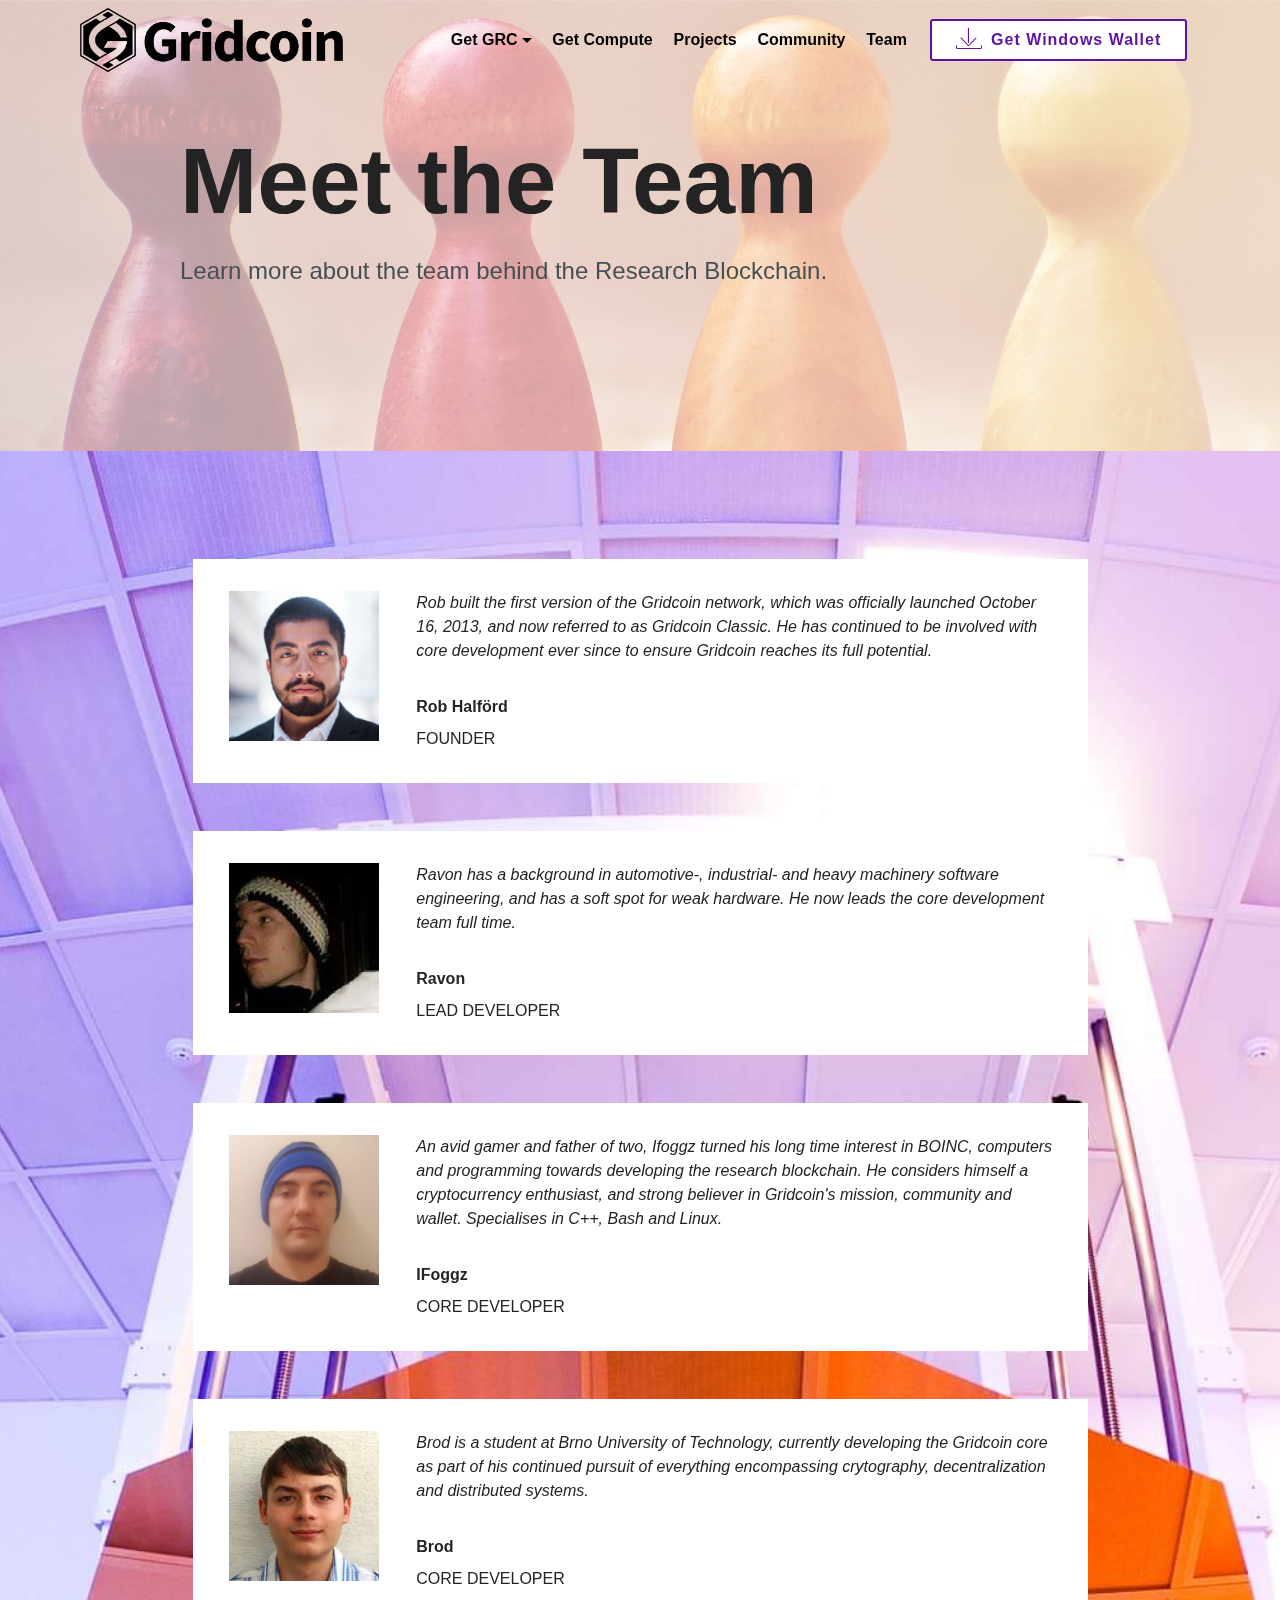
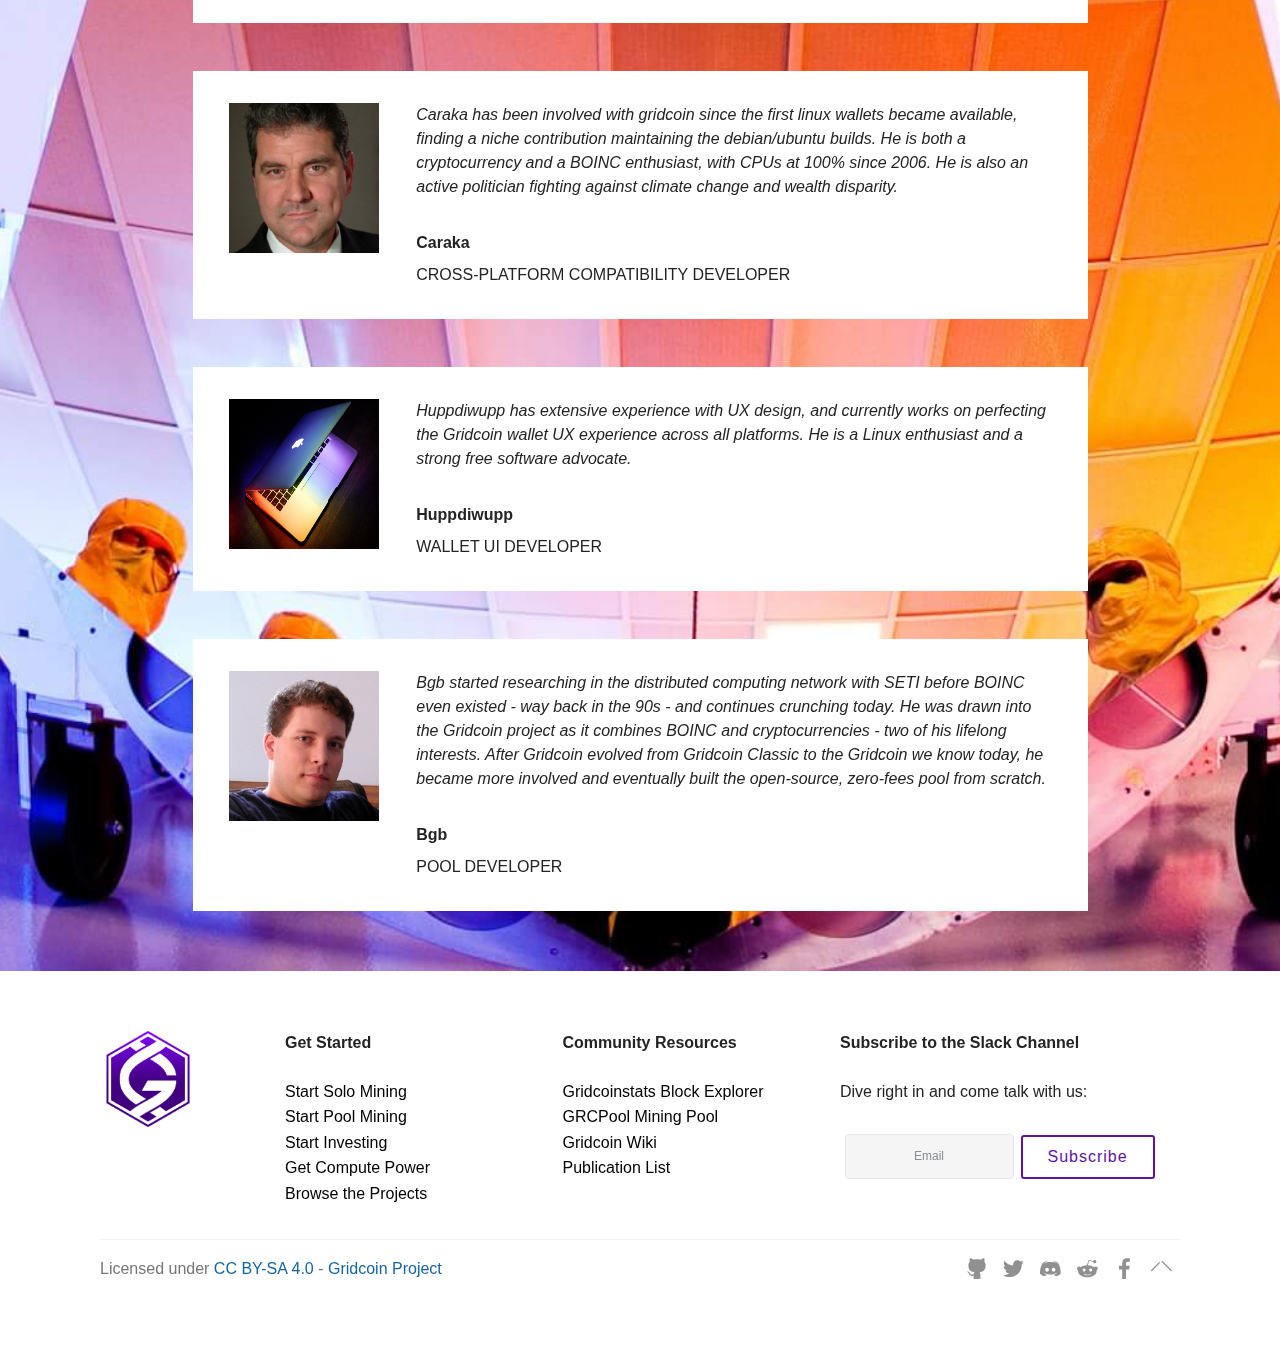
<file: team.html>
<!DOCTYPE html>
<html >
<head>
  <!-- Site made with Mobirise Website Builder v4.5.2, https://mobirise.com -->
  <meta charset="UTF-8">
  <meta http-equiv="X-UA-Compatible" content="IE=edge">
  <meta name="generator" content="Mobirise v4.5.2, mobirise.com">
  <meta name="viewport" content="width=device-width, initial-scale=1, minimum-scale=1">
  <link rel="shortcut icon" href="assets/images/grclogoonly-purple-transparent-128x128-1.png" type="image/x-icon">
  <meta name="description" content="">
  <title>Team</title>
  <link rel="stylesheet" href="assets/web/assets/mobirise-icons-bold/mobirise-icons-bold.css">
  <link rel="stylesheet" href="assets/web/assets/mobirise-icons/mobirise-icons.css">
  <link rel="stylesheet" href="assets/tether/tether.min.css">
  <link rel="stylesheet" href="assets/bootstrap/css/bootstrap.min.css">
  <link rel="stylesheet" href="assets/bootstrap/css/bootstrap-grid.min.css">
  <link rel="stylesheet" href="assets/bootstrap/css/bootstrap-reboot.min.css">
  <link rel="stylesheet" href="assets/socicon/css/styles.css">
  <link rel="stylesheet" href="assets/dropdown/css/style.css">
  <link rel="stylesheet" href="assets/theme/css/style.css">
  <link rel="stylesheet" href="assets/mobirise/css/mbr-additional.css" type="text/css">
  
  
  
</head>
<body>

<!-- Google Analytics -->
<!-- Global site tag (gtag.js) - Google Analytics -->
<script async src="https://www.googletagmanager.com/gtag/js?id=UA-111527170-1"></script>
<script>
  window.dataLayer = window.dataLayer || [];
  function gtag(){dataLayer.push(arguments);}
  gtag('js', new Date());

  gtag('config', 'UA-111527170-1');
</script>
<!-- /Google Analytics -->


<section class="header1 cid-qD1XXEfkX8 mbr-parallax-background" id="header1-z" data-rv-view="441">

    

    <div class="mbr-overlay" style="opacity: 0.6; background-color: rgb(255, 255, 255);">
    </div>

    <div class="container">
        <div class="row justify-content-md-center">
            <div class="mbr-white col-md-10">
                <h1 class="mbr-section-title align-center mbr-bold pb-3 mbr-fonts-style display-1">Meet the Team</h1>
                
                <p class="mbr-text align-center pb-3 mbr-fonts-style display-5">Learn more about the team behind the Research Blockchain.<br><br></p>
                
            </div>
        </div>
    </div>

</section>

<section class="engine"><a href="https://mobirise.co/j">how to design your own website for free</a></section><section class="testimonials4 cid-qDcCLxQpQk" id="testimonials4-2g" data-rv-view="444">

  

  
  <div class="container">
    
    
    <div class="col-md-10 testimonials-container"> 
      

      
    <div class="testimonials-item">
        <div class="user row">
          <div class="col-lg-3 col-md-4">
            <div class="user_image">
              <img src="assets/images/rob-1-200x200.png" alt="" title="" media-simple="true">
            </div>
          </div>
          <div class="testimonials-caption col-lg-9 col-md-8">
            <div class="user_text ">
              <p class="mbr-fonts-style  display-7"><em>Rob built the first version of the Gridcoin network, which was officially launched October 16, 2013, and now referred to as Gridcoin Classic. He has continued to be involved with core development ever since to ensure Gridcoin reaches its full potential.</em></p>
            </div>
            <div class="user_name mbr-bold mbr-fonts-style align-left pt-3 display-7">Rob Halförd</div>
            <div class="user_desk mbr-light mbr-fonts-style align-left pt-2 display-7">FOUNDER</div>
          </div>
        </div>
      </div><div class="testimonials-item">
        <div class="user row">
          <div class="col-lg-3 col-md-4">
            <div class="user_image">
              <img src="assets/images/ravon-200x200.png" alt="" title="" media-simple="true">
            </div>
          </div>
          <div class="testimonials-caption col-lg-9 col-md-8">
            <div class="user_text">
              <p class="mbr-fonts-style  display-7"><em>Ravon has a background in automotive-, industrial- and heavy machinery software engineering, and has a soft spot for weak hardware. He now leads the core development team full time.</em></p>
            </div>
            <div class="user_name mbr-bold mbr-fonts-style align-left pt-3 display-7">Ravon</div>
            <div class="user_desk mbr-light mbr-fonts-style align-left pt-2 display-7">LEAD DEVELOPER</div>
          </div>
        </div>
      </div><div class="testimonials-item">
        <div class="user row">
          <div class="col-lg-3 col-md-4">
            <div class="user_image">
              <img src="assets/images/ifoggz-1-200x200.png" alt="" title="" media-simple="true">
            </div>
          </div>
          <div class="testimonials-caption col-lg-9 col-md-8">
            <div class="user_text">
              <p class="mbr-fonts-style  display-7">
                 <em>An avid gamer and father of two, Ifoggz turned his long time interest in BOINC, computers and programming towards developing the research blockchain. He considers himself a cryptocurrency enthusiast, and strong believer in Gridcoin's mission, community and wallet. Specialises in C++, Bash and Linux.</em></p>
            </div>
            <div class="user_name mbr-bold mbr-fonts-style align-left pt-3 display-7">IFoggz</div>
            <div class="user_desk mbr-light mbr-fonts-style align-left pt-2 display-7">CORE DEVELOPER</div>
          </div>
        </div>
      </div><div class="testimonials-item">
        <div class="user row">
          <div class="col-lg-3 col-md-4">
            <div class="user_image">
              <img src="assets/images/brod-1-200x200.png" alt="" title="" media-simple="true">
            </div>
          </div>
          <div class="testimonials-caption col-lg-9 col-md-8">
            <div class="user_text">
              <p class="mbr-fonts-style  display-7"><em>Brod is a student at Brno University of Technology, currently developing the Gridcoin core as part of his continued pursuit of everything encompassing crytography, decentralization and distributed systems.</em></p>
            </div>
            <div class="user_name mbr-bold mbr-fonts-style align-left pt-3 display-7">Brod</div>
            <div class="user_desk mbr-light mbr-fonts-style align-left pt-2 display-7">CORE DEVELOPER</div>
          </div>
        </div>
      </div><div class="testimonials-item">
        <div class="user row">
          <div class="col-lg-3 col-md-4">
            <div class="user_image">
              <img src="assets/images/caraka-1-200x200.png" alt="" title="" media-simple="true">
            </div>
          </div>
          <div class="testimonials-caption col-lg-9 col-md-8">
            <div class="user_text">
              <p class="mbr-fonts-style  display-7"><em>Caraka has been involved with gridcoin since the first linux wallets became available, finding a niche contribution maintaining the debian/ubuntu builds. He is both a cryptocurrency and a BOINC enthusiast, with CPUs at 100% since 2006.&nbsp;He is also an active politician fighting against climate change and wealth disparity.</em></p>
            </div>
            <div class="user_name mbr-bold mbr-fonts-style align-left pt-3 display-7">Caraka</div>
            <div class="user_desk mbr-light mbr-fonts-style align-left pt-2 display-7">CROSS-PLATFORM COMPATIBILITY DEVELOPER</div>
          </div>
        </div>
      </div><div class="testimonials-item">
        <div class="user row">
          <div class="col-lg-3 col-md-4">
            <div class="user_image">
              <img src="assets/images/mbr-1646x1080.jpg" alt="" title="" media-simple="true">
            </div>
          </div>
          <div class="testimonials-caption col-lg-9 col-md-8">
            <div class="user_text">
              <p class="mbr-fonts-style  display-7"><em>Huppdiwupp has extensive experience with UX design, and currently works on perfecting the Gridcoin wallet UX experience across all platforms. He is a Linux enthusiast and a strong free software advocate.</em></p>
            </div>
            <div class="user_name mbr-bold mbr-fonts-style align-left pt-3 display-7">Huppdiwupp</div>
            <div class="user_desk mbr-light mbr-fonts-style align-left pt-2 display-7">WALLET UI DEVELOPER</div>
          </div>
        </div>
      </div><div class="testimonials-item">
        <div class="user row">
          <div class="col-lg-3 col-md-4">
            <div class="user_image">
              <img src="assets/images/bgb-1-200x200.png" alt="" title="" media-simple="true">
            </div>
          </div>
          <div class="testimonials-caption col-lg-9 col-md-8">
            <div class="user_text">
              <p class="mbr-fonts-style  display-7">
                 <em>Bgb started researching in the distributed computing network with SETI before BOINC even existed - way back in the 90s - and continues crunching today. He was drawn into the Gridcoin project as it combines BOINC and cryptocurrencies - two of his lifelong interests. After Gridcoin evolved from Gridcoin Classic to the Gridcoin we know today, he became more involved and eventually built the open-source, zero-fees pool from scratch.</em></p>
            </div>
            <div class="user_name mbr-bold mbr-fonts-style align-left pt-3 display-7">Bgb</div>
            <div class="user_desk mbr-light mbr-fonts-style align-left pt-2 display-7">POOL DEVELOPER</div>
          </div>
        </div>
      </div></div>
  </div>
</section>

<section class="menu cid-qDjylaYCv7" once="menu" id="menu2-3e" data-rv-view="462">

    

    <nav class="navbar navbar-expand beta-menu navbar-dropdown align-items-center navbar-fixed-top navbar-toggleable-sm bg-color transparent">
        <button class="navbar-toggler navbar-toggler-right" type="button" data-toggle="collapse" data-target="#navbarSupportedContent" aria-controls="navbarSupportedContent" aria-expanded="false" aria-label="Toggle navigation">
            <div class="hamburger">
                <span></span>
                <span></span>
                <span></span>
                <span></span>
            </div>
        </button>
        <div class="menu-logo">
            <div class="navbar-brand">
                <span class="navbar-logo">
                    <a href="index.html">
                        <img src="assets/images/grchorizontal-black-transparent-3417x833.png" alt="Mobirise" title="" media-simple="true" style="height: 4rem;">
                    </a>
                </span>
                
            </div>
        </div>
        <div class="collapse navbar-collapse" id="navbarSupportedContent">
            <ul class="navbar-nav nav-dropdown" data-app-modern-menu="true"><li class="nav-item dropdown">
                    <a class="nav-link link text-black dropdown-toggle display-4" href="investing.html" data-toggle="dropdown-submenu" aria-expanded="false"><strong>Get GRC</strong></a><div class="dropdown-menu"><a class="text-black dropdown-item display-4" href="solo-mining.html">Solo Mining</a><a class="text-black dropdown-item display-4" href="pool-mining.html">Pool Mining</a><a class="text-black dropdown-item display-4" href="investing.html">Investing</a></div>
                </li><li class="nav-item"><a class="nav-link link text-black display-4" href="get-compute.html"><strong>Get Compute</strong></a></li><li class="nav-item"><a class="nav-link link text-black display-4" href="projects.html"><strong>Projects</strong></a></li><li class="nav-item">
                    <a class="nav-link link text-black display-4" href="community.html"><strong>Community</strong></a>
                </li><li class="nav-item"><a class="nav-link link text-black display-4" href="team.html"><strong>Team</strong></a></li></ul>
            <div class="navbar-buttons mbr-section-btn"><a class="btn btn-sm btn-primary display-4" href="https://download.gridcoin.us/download/downloadstake/GridcoinResearch.msi"><span class="mbri-save mbr-iconfont mbr-iconfont-btn"></span><strong>Get Windows Wallet</strong></a></div>
        </div>
    </nav>
</section>

<section class="footer3 cid-qEx3EGQm9Q" id="footer3-4i" data-rv-view="464">

    

    

    <div class="container">
        <div class="media-container-row content">
            <div class="col-md-2 col-sm-4">
                <div class="mb-3 img-logo">
                    
                         <img src="assets/images/grclogoonly-purple-transparent-2083x2083.png" alt="Mobirise" title="" media-simple="true">
                    
                </div>
                <p class="mbr-fonts-style foot-logo display-7"></p>
            </div>
            <div class="col-md-3 col-sm-4">
                <p class="mb-4 mbr-fonts-style foot-title display-7"><strong>Get Started</strong></p>
                <p class="mbr-text mbr-links-column mbr-fonts-style display-7"><a href="solo-mining.html" class="text-black">Start Solo Mining</a><br><a href="pool-mining.html" class="text-black">Start Pool Mining</a><br><a href="investing.html" class="text-black">Start Investing</a><br><a href="get-compute.html" class="text-black">Get&nbsp;Compute Power</a><br><a href="projects.html" class="text-black">Browse the Projects</a>
                </p>
            </div>
            <div class="col-md-3 col-sm-4">
                <p class="mb-4 mbr-fonts-style foot-title display-7"><strong>Community Resources</strong></p>
                <p class="mbr-text mbr-fonts-style mbr-links-column display-7"><a href="https://gridcoinstats.eu/" class="text-black">Gridcoinstats Block Explorer</a><br><a href="https://www.grcpool.com/" class="text-black">GRCPool Mining Pool</a><br><a href="http://wiki.gridcoin.us/Main_Page" class="text-black">Gridcoin Wiki</a><br><a href="https://boinc.berkeley.edu/wiki/Publications_by_BOINC_projects" class="text-black">Publication List</a><br></p>
            </div>
            <div class="col-md-4 col-sm-12">
                <p class="mb-4 mbr-fonts-style foot-title display-7"><strong>Subscribe to the Slack Channel</strong></p>
                <p class="mbr-text form-text mbr-fonts-style display-7">Dive right in and come talk with us:</p>
                <div class="media-container-column" data-form-type="formoid">
                    <div data-form-alert="" hidden="" class="align-center">Success! Your invitation will be processed within 24 hours.</div>

                    <form class="form-inline" action="https://mobirise.com/" method="post" data-form-title="Mobirise Form">
                        <input type="hidden" value="Z+BjannLKKigSbn3Hu7QUSqfx0+wo9gyDeDy4AqN2Dt8NkowShpfPhAgP8/B6TMJqMM+32p5bxOU7GdjDT7z3ZBxDIMUQ3LNcRsmw/DeHNS9FV5vFIYr5fL970a848He" data-form-email="true">
                        <div class="form-group">
                            <input type="email" class="form-control input-sm input-inverse my-2" name="email" required="" data-form-field="Email" placeholder="Email" id="email-footer3-4i">
                        </div>
                        <div class="input-group-btn m-2"><button href="" class="btn btn-primary display-4" type="submit" role="button">Subscribe</button></div>
                    </form>
                </div>

            </div>
        </div>
        <div class="footer-lower">
            <div class="media-container-row">
                <div class="col-sm-12">
                    <hr>
                </div>
            </div>
            <div class="media-container-row">
                <div class="col-sm-6 copyright">
                    <p class="mbr-text mbr-fonts-style display-7">Licensed under <a href="https://creativecommons.org/licenses/by-sa/4.0/">CC BY-SA 4.0</a> - <a href="https://github.com/Gridcoin-Project/website/tree/gh-pages">Gridcoin Project</a></p>
                </div>
                <div class="col-md-6">
                    <div class="social-list align-right">
                        <div class="soc-item">
                            <a href="https://github.com/gridcoin/Gridcoin-Research" target="_blank">
                                <span class="mbr-iconfont mbr-iconfont-social socicon-github socicon" media-simple="true"></span>
                            </a>
                        </div>
                        <div class="soc-item">
                            <a href="https://twitter.com/GridcoinProject" target="_blank">
                                <span class="mbr-iconfont mbr-iconfont-social socicon-twitter socicon" media-simple="true"></span>
                            </a>
                        </div>
                        <div class="soc-item">
                            <a href="https://discordapp.com/invite/Bt4YHxJ" target="_blank">
                                <span class="mbr-iconfont mbr-iconfont-social socicon-discord socicon" media-simple="true"></span>
                            </a>
                        </div>
                        <div class="soc-item">
                            <a href="https://www.reddit.com/r/gridcoin/" target="_blank">
                                <span class="mbr-iconfont mbr-iconfont-social socicon-reddit socicon" media-simple="true"></span>
                            </a>
                        </div>
                        <div class="soc-item">
                            <a href="https://www.facebook.com/gridcoins" target="_blank">
                                <span class="mbr-iconfont mbr-iconfont-social socicon-facebook socicon" media-simple="true"></span>
                            </a>
                        </div>
                        <div class="soc-item">
                            <a href="https://steemit.com/trending/gridcoin" target="_blank">
                                <span class="mbr-iconfont mbr-iconfont-social mbrib-arrow-up" media-simple="true"></span>
                            </a>
                        </div>
                    </div>
                </div>
            </div>
        </div>
    </div>
</section>


  <script src="assets/web/assets/jquery/jquery.min.js"></script>
  <script src="assets/popper/popper.min.js"></script>
  <script src="assets/tether/tether.min.js"></script>
  <script src="assets/bootstrap/js/bootstrap.min.js"></script>
  <script src="assets/dropdown/js/script.min.js"></script>
  <script src="assets/touchswipe/jquery.touch-swipe.min.js"></script>
  <script src="assets/smoothscroll/smooth-scroll.js"></script>
  <script src="assets/parallax/jarallax.min.js"></script>
  <script src="assets/theme/js/script.js"></script>
  <script src="assets/formoid/formoid.min.js"></script>
  
  
</body>
</html>
</file>
<file: assets/web/assets/mobirise-icons-bold/mobirise-icons-bold.css>
@font-face {
  font-family: 'mobirise-icons-bold';
  src:  url('mobirise-icons-bold.eot?m1l4yr');
  src:  url('mobirise-icons-bold.eot?m1l4yr#iefix') format('embedded-opentype'),
    url('mobirise-icons-bold.ttf?m1l4yr') format('truetype'),
    url('mobirise-icons-bold.woff?m1l4yr') format('woff'),
    url('mobirise-icons-bold.svg?m1l4yr#mobirise-icons-bold') format('svg');
  font-weight: normal;
  font-style: normal;
}

[class^="mbrib-"], [class*="mbrib-"] {
  /* use !important to prevent issues with browser extensions that change fonts */
  font-family: 'mobirise-icons-bold' !important;
  speak: none;
  font-style: normal;
  font-weight: normal;
  font-variant: normal;
  text-transform: none;
  line-height: 1;

  /* Better Font Rendering =========== */
  -webkit-font-smoothing: antialiased;
  -moz-osx-font-smoothing: grayscale;
}

.mbrib-add-submenu:before {
  content: "\e900";
}
.mbrib-alert:before {
  content: "\e901";
}
.mbrib-align-center:before {
  content: "\e902";
}
.mbrib-align-justify:before {
  content: "\e903";
}
.mbrib-align-left:before {
  content: "\e904";
}
.mbrib-align-right:before {
  content: "\e905";
}
.mbrib-android:before {
  content: "\e906";
}
.mbrib-apple:before {
  content: "\e907";
}
.mbrib-arrow-down:before {
  content: "\e908";
}
.mbrib-arrow-next:before {
  content: "\e909";
}
.mbrib-arrow-prev:before {
  content: "\e90a";
}
.mbrib-arrow-up:before {
  content: "\e90b";
}
.mbrib-bold:before {
  content: "\e90c";
}
.mbrib-bookmark:before {
  content: "\e90d";
}
.mbrib-bootstrap:before {
  content: "\e90e";
}
.mbrib-briefcase:before {
  content: "\e90f";
}
.mbrib-browse:before {
  content: "\e910";
}
.mbrib-bulleted-list:before {
  content: "\e911";
}
.mbrib-calendar:before {
  content: "\e912";
}
.mbrib-camera:before {
  content: "\e913";
}
.mbrib-cart-add:before {
  content: "\e914";
}
.mbrib-cart-full:before {
  content: "\e915";
}
.mbrib-cash:before {
  content: "\e916";
}
.mbrib-change-style:before {
  content: "\e917";
}
.mbrib-chat:before {
  content: "\e918";
}
.mbrib-clock:before {
  content: "\e919";
}
.mbrib-close:before {
  content: "\e91a";
}
.mbrib-cloud:before {
  content: "\e91b";
}
.mbrib-code:before {
  content: "\e91c";
}
.mbrib-contact-form:before {
  content: "\e91d";
}
.mbrib-credit-card:before {
  content: "\e91e";
}
.mbrib-cursor-click:before {
  content: "\e91f";
}
.mbrib-cust-feedback:before {
  content: "\e920";
}
.mbrib-database:before {
  content: "\e921";
}
.mbrib-delivery:before {
  content: "\e922";
}
.mbrib-desktop:before {
  content: "\e923";
}
.mbrib-devices:before {
  content: "\e924";
}
.mbrib-down:before {
  content: "\e925";
}
.mbrib-download:before {
  content: "\e926";
}
.mbrib-drag-n-drop:before {
  content: "\e927";
}
.mbrib-drag-n-drop2:before {
  content: "\e928";
}
.mbrib-edit:before {
  content: "\e929";
}
.mbrib-edit2:before {
  content: "\e92a";
}
.mbrib-error:before {
  content: "\e92b";
}
.mbrib-extension:before {
  content: "\e92c";
}
.mbrib-features:before {
  content: "\e92d";
}
.mbrib-file:before {
  content: "\e92e";
}
.mbrib-flag:before {
  content: "\e92f";
}
.mbrib-folder:before {
  content: "\e930";
}
.mbrib-gift:before {
  content: "\e931";
}
.mbrib-github:before {
  content: "\e932";
}
.mbrib-globe-2:before {
  content: "\e933";
}
.mbrib-globe:before {
  content: "\e934";
}
.mbrib-growing-chart:before {
  content: "\e935";
}
.mbrib-hearth:before {
  content: "\e936";
}
.mbrib-help:before {
  content: "\e937";
}
.mbrib-home:before {
  content: "\e938";
}
.mbrib-hot-cup:before {
  content: "\e939";
}
.mbrib-idea:before {
  content: "\e93a";
}
.mbrib-image-gallery:before {
  content: "\e93b";
}
.mbrib-image-slider:before {
  content: "\e93c";
}
.mbrib-info:before {
  content: "\e93d";
}
.mbrib-italic:before {
  content: "\e93e";
}
.mbrib-key:before {
  content: "\e93f";
}
.mbrib-laptop:before {
  content: "\e940";
}
.mbrib-layers:before {
  content: "\e941";
}
.mbrib-left-right:before {
  content: "\e942";
}
.mbrib-left:before {
  content: "\e943";
}
.mbrib-letter:before {
  content: "\e944";
}
.mbrib-like:before {
  content: "\e945";
}
.mbrib-link:before {
  content: "\e946";
}
.mbrib-lock:before {
  content: "\e947";
}
.mbrib-login:before {
  content: "\e948";
}
.mbrib-logout:before {
  content: "\e949";
}
.mbrib-magic-stick:before {
  content: "\e94a";
}
.mbrib-map-pin:before {
  content: "\e94b";
}
.mbrib-menu:before {
  content: "\e94c";
}
.mbrib-mobile:before {
  content: "\e94d";
}
.mbrib-mobile2:before {
  content: "\e94e";
}
.mbrib-mobirise:before {
  content: "\e94f";
}
.mbrib-more-horizontal:before {
  content: "\e950";
}
.mbrib-more-vertical:before {
  content: "\e951";
}
.mbrib-music:before {
  content: "\e952";
}
.mbrib-new-file:before {
  content: "\e953";
}
.mbrib-numbered-list:before {
  content: "\e954";
}
.mbrib-opened-folder:before {
  content: "\e955";
}
.mbrib-pages:before {
  content: "\e956";
}
.mbrib-paper-plane:before {
  content: "\e957";
}
.mbrib-paperclip:before {
  content: "\e958";
}
.mbrib-photo:before {
  content: "\e959";
}
.mbrib-photos:before {
  content: "\e95a";
}
.mbrib-pin:before {
  content: "\e95b";
}
.mbrib-play:before {
  content: "\e95c";
}
.mbrib-plus:before {
  content: "\e95d";
}
.mbrib-preview:before {
  content: "\e95e";
}
.mbrib-print:before {
  content: "\e95f";
}
.mbrib-protect:before {
  content: "\e960";
}
.mbrib-question:before {
  content: "\e961";
}
.mbrib-quote-left:before {
  content: "\e962";
}
.mbrib-quote-right:before {
  content: "\e963";
}
.mbrib-redo:before {
  content: "\e964";
}
.mbrib-refresh:before {
  content: "\e965";
}
.mbrib-responsive:before {
  content: "\e966";
}
.mbrib-right:before {
  content: "\e967";
}
.mbrib-rocket:before {
  content: "\e968";
}
.mbrib-sad-face:before {
  content: "\e969";
}
.mbrib-sale:before {
  content: "\e96a";
}
.mbrib-save:before {
  content: "\e96b";
}
.mbrib-search:before {
  content: "\e96c";
}
.mbrib-setting:before {
  content: "\e96d";
}
.mbrib-setting2:before {
  content: "\e96e";
}
.mbrib-setting3:before {
  content: "\e96f";
}
.mbrib-share:before {
  content: "\e970";
}
.mbrib-shopping-bag:before {
  content: "\e971";
}
.mbrib-shopping-basket:before {
  content: "\e972";
}
.mbrib-shopping-cart:before {
  content: "\e973";
}
.mbrib-sites:before {
  content: "\e974";
}
.mbrib-smile-face:before {
  content: "\e975";
}
.mbrib-speed:before {
  content: "\e976";
}
.mbrib-star:before {
  content: "\e977";
}
.mbrib-success:before {
  content: "\e978";
}
.mbrib-sun:before {
  content: "\e979";
}
.mbrib-sun2:before {
  content: "\e97a";
}
.mbrib-tablet-vertical:before {
  content: "\e97b";
}
.mbrib-tablet:before {
  content: "\e97c";
}
.mbrib-target:before {
  content: "\e97d";
}
.mbrib-timer:before {
  content: "\e97e";
}
.mbrib-to-ftp:before {
  content: "\e97f";
}
.mbrib-to-local-drive:before {
  content: "\e980";
}
.mbrib-touch-swipe:before {
  content: "\e981";
}
.mbrib-touch:before {
  content: "\e982";
}
.mbrib-trash:before {
  content: "\e983";
}
.mbrib-underline:before {
  content: "\e984";
}
.mbrib-undo:before {
  content: "\e985";
}
.mbrib-unlink:before {
  content: "\e986";
}
.mbrib-unlock:before {
  content: "\e987";
}
.mbrib-up-down:before {
  content: "\e988";
}
.mbrib-up:before {
  content: "\e989";
}
.mbrib-update:before {
  content: "\e98a";
}
.mbrib-upload:before {
  content: "\e98b";
}
.mbrib-user:before {
  content: "\e98c";
}
.mbrib-user2:before {
  content: "\e98d";
}
.mbrib-users:before {
  content: "\e98e";
}
.mbrib-video-play:before {
  content: "\e98f";
}
.mbrib-video:before {
  content: "\e990";
}
.mbrib-watch:before {
  content: "\e991";
}
.mbrib-website-theme:before {
  content: "\e992";
}
.mbrib-wifi:before {
  content: "\e993";
}
.mbrib-windows:before {
  content: "\e994";
}
.mbrib-zoom-out:before {
  content: "\e995";
}
</file>
<file: assets/web/assets/mobirise-icons/mobirise-icons.css>
@font-face {
  font-family: 'MobiriseIcons';
  src:  url('mobirise-icons.eot?spat4u');
  src:  url('mobirise-icons.eot?spat4u#iefix') format('embedded-opentype'),
    url('mobirise-icons.ttf?spat4u') format('truetype'),
    url('mobirise-icons.woff?spat4u') format('woff'),
    url('mobirise-icons.svg?spat4u#MobiriseIcons') format('svg');
  font-weight: normal;
  font-style: normal;
}

[class^="mbri-"], [class*=" mbri-"] {
  /* use !important to prevent issues with browser extensions that change fonts */
  font-family: MobiriseIcons !important;
  speak: none;
  font-style: normal;
  font-weight: normal;
  font-variant: normal;
  text-transform: none;
  line-height: 1;

  /* Better Font Rendering =========== */
  -webkit-font-smoothing: antialiased;
  -moz-osx-font-smoothing: grayscale;
}

.mbri-add-submenu:before {
  content: "\e900";
}
.mbri-alert:before {
  content: "\e901";
}
.mbri-align-center:before {
  content: "\e902";
}
.mbri-align-justify:before {
  content: "\e903";
}
.mbri-align-left:before {
  content: "\e904";
}
.mbri-align-right:before {
  content: "\e905";
}
.mbri-android:before {
  content: "\e906";
}
.mbri-apple:before {
  content: "\e907";
}
.mbri-arrow-down:before {
  content: "\e908";
}
.mbri-arrow-next:before {
  content: "\e909";
}
.mbri-arrow-prev:before {
  content: "\e90a";
}
.mbri-arrow-up:before {
  content: "\e90b";
}
.mbri-bold:before {
  content: "\e90c";
}
.mbri-bookmark:before {
  content: "\e90d";
}
.mbri-bootstrap:before {
  content: "\e90e";
}
.mbri-briefcase:before {
  content: "\e90f";
}
.mbri-browse:before {
  content: "\e910";
}
.mbri-bulleted-list:before {
  content: "\e911";
}
.mbri-calendar:before {
  content: "\e912";
}
.mbri-camera:before {
  content: "\e913";
}
.mbri-cart-add:before {
  content: "\e914";
}
.mbri-cart-full:before {
  content: "\e915";
}
.mbri-cash:before {
  content: "\e916";
}
.mbri-change-style:before {
  content: "\e917";
}
.mbri-chat:before {
  content: "\e918";
}
.mbri-clock:before {
  content: "\e919";
}
.mbri-close:before {
  content: "\e91a";
}
.mbri-cloud:before {
  content: "\e91b";
}
.mbri-code:before {
  content: "\e91c";
}
.mbri-contact-form:before {
  content: "\e91d";
}
.mbri-credit-card:before {
  content: "\e91e";
}
.mbri-cursor-click:before {
  content: "\e91f";
}
.mbri-cust-feedback:before {
  content: "\e920";
}
.mbri-database:before {
  content: "\e921";
}
.mbri-delivery:before {
  content: "\e922";
}
.mbri-desktop:before {
  content: "\e923";
}
.mbri-devices:before {
  content: "\e924";
}
.mbri-down:before {
  content: "\e925";
}
.mbri-download:before {
  content: "\e989";
}
.mbri-drag-n-drop:before {
  content: "\e927";
}
.mbri-drag-n-drop2:before {
  content: "\e928";
}
.mbri-edit:before {
  content: "\e929";
}
.mbri-edit2:before {
  content: "\e92a";
}
.mbri-error:before {
  content: "\e92b";
}
.mbri-extension:before {
  content: "\e92c";
}
.mbri-features:before {
  content: "\e92d";
}
.mbri-file:before {
  content: "\e92e";
}
.mbri-flag:before {
  content: "\e92f";
}
.mbri-folder:before {
  content: "\e930";
}
.mbri-gift:before {
  content: "\e931";
}
.mbri-github:before {
  content: "\e932";
}
.mbri-globe:before {
  content: "\e933";
}
.mbri-globe-2:before {
  content: "\e934";
}
.mbri-growing-chart:before {
  content: "\e935";
}
.mbri-hearth:before {
  content: "\e936";
}
.mbri-help:before {
  content: "\e937";
}
.mbri-home:before {
  content: "\e938";
}
.mbri-hot-cup:before {
  content: "\e939";
}
.mbri-idea:before {
  content: "\e93a";
}
.mbri-image-gallery:before {
  content: "\e93b";
}
.mbri-image-slider:before {
  content: "\e93c";
}
.mbri-info:before {
  content: "\e93d";
}
.mbri-italic:before {
  content: "\e93e";
}
.mbri-key:before {
  content: "\e93f";
}
.mbri-laptop:before {
  content: "\e940";
}
.mbri-layers:before {
  content: "\e941";
}
.mbri-left-right:before {
  content: "\e942";
}
.mbri-left:before {
  content: "\e943";
}
.mbri-letter:before {
  content: "\e944";
}
.mbri-like:before {
  content: "\e945";
}
.mbri-link:before {
  content: "\e946";
}
.mbri-lock:before {
  content: "\e947";
}
.mbri-login:before {
  content: "\e948";
}
.mbri-logout:before {
  content: "\e949";
}
.mbri-magic-stick:before {
  content: "\e94a";
}
.mbri-map-pin:before {
  content: "\e94b";
}
.mbri-menu:before {
  content: "\e94c";
}
.mbri-mobile:before {
  content: "\e94d";
}
.mbri-mobile2:before {
  content: "\e94e";
}
.mbri-mobirise:before {
  content: "\e94f";
}
.mbri-more-horizontal:before {
  content: "\e950";
}
.mbri-more-vertical:before {
  content: "\e951";
}
.mbri-music:before {
  content: "\e952";
}
.mbri-new-file:before {
  content: "\e953";
}
.mbri-numbered-list:before {
  content: "\e954";
}
.mbri-opened-folder:before {
  content: "\e955";
}
.mbri-pages:before {
  content: "\e956";
}
.mbri-paper-plane:before {
  content: "\e957";
}
.mbri-paperclip:before {
  content: "\e958";
}
.mbri-photo:before {
  content: "\e959";
}
.mbri-photos:before {
  content: "\e95a";
}
.mbri-pin:before {
  content: "\e95b";
}
.mbri-play:before {
  content: "\e95c";
}
.mbri-plus:before {
  content: "\e95d";
}
.mbri-preview:before {
  content: "\e95e";
}
.mbri-print:before {
  content: "\e95f";
}
.mbri-protect:before {
  content: "\e960";
}
.mbri-question:before {
  content: "\e961";
}
.mbri-quote-left:before {
  content: "\e962";
}
.mbri-quote-right:before {
  content: "\e963";
}
.mbri-refresh:before {
  content: "\e964";
}
.mbri-responsive:before {
  content: "\e965";
}
.mbri-right:before {
  content: "\e966";
}
.mbri-rocket:before {
  content: "\e967";
}
.mbri-sad-face:before {
  content: "\e968";
}
.mbri-sale:before {
  content: "\e969";
}
.mbri-save:before {
  content: "\e96a";
}
.mbri-search:before {
  content: "\e96b";
}
.mbri-setting:before {
  content: "\e96c";
}
.mbri-setting2:before {
  content: "\e96d";
}
.mbri-setting3:before {
  content: "\e96e";
}
.mbri-share:before {
  content: "\e96f";
}
.mbri-shopping-bag:before {
  content: "\e970";
}
.mbri-shopping-basket:before {
  content: "\e971";
}
.mbri-shopping-cart:before {
  content: "\e972";
}
.mbri-sites:before {
  content: "\e973";
}
.mbri-smile-face:before {
  content: "\e974";
}
.mbri-speed:before {
  content: "\e975";
}
.mbri-star:before {
  content: "\e976";
}
.mbri-success:before {
  content: "\e977";
}
.mbri-sun:before {
  content: "\e978";
}
.mbri-sun2:before {
  content: "\e979";
}
.mbri-tablet:before {
  content: "\e97a";
}
.mbri-tablet-vertical:before {
  content: "\e97b";
}
.mbri-target:before {
  content: "\e97c";
}
.mbri-timer:before {
  content: "\e97d";
}
.mbri-to-ftp:before {
  content: "\e97e";
}
.mbri-to-local-drive:before {
  content: "\e97f";
}
.mbri-touch-swipe:before {
  content: "\e980";
}
.mbri-touch:before {
  content: "\e981";
}
.mbri-trash:before {
  content: "\e982";
}
.mbri-underline:before {
  content: "\e983";
}
.mbri-unlink:before {
  content: "\e984";
}
.mbri-unlock:before {
  content: "\e985";
}
.mbri-up-down:before {
  content: "\e986";
}
.mbri-up:before {
  content: "\e987";
}
.mbri-update:before {
  content: "\e988";
}
.mbri-upload:before {
 content: "\e926"; 
}
.mbri-user:before {
  content: "\e98a";
}
.mbri-user2:before {
  content: "\e98b";
}
.mbri-users:before {
  content: "\e98c";
}
.mbri-video:before {
  content: "\e98d";
}
.mbri-video-play:before {
  content: "\e98e";
}
.mbri-watch:before {
  content: "\e98f";
}
.mbri-website-theme:before {
  content: "\e990";
}
.mbri-wifi:before {
  content: "\e991";
}
.mbri-windows:before {
  content: "\e992";
}
.mbri-zoom-out:before {
  content: "\e993";
}
.mbri-redo:before {
  content: "\e994";
}
.mbri-undo:before {
  content: "\e995";
}
</file>
<file: assets/socicon/css/styles.css>
@charset "UTF-8";

@font-face {
  font-family: "socicon";
  src:url("../fonts/socicon.eot");
  src:url("../fonts/socicon.eot?#iefix") format("embedded-opentype"),
    url("../fonts/socicon.woff") format("woff"),
    url("../fonts/socicon.ttf") format("truetype"),
    url("../fonts/socicon.svg#socicon") format("svg");
  font-weight: normal;
  font-style: normal;

}

[data-icon]:before {
  font-family: "socicon" !important;
  content: attr(data-icon);
  font-style: normal !important;
  font-weight: normal !important;
  font-variant: normal !important;
  text-transform: none !important;
  speak: none;
  line-height: 1;
  -webkit-font-smoothing: antialiased;
  -moz-osx-font-smoothing: grayscale;
}

[class^="socicon-"]:before,
[class*=" socicon-"]:before {
  font-family: "socicon" !important;
  font-style: normal !important;
  font-weight: normal !important;
  font-variant: normal !important;
  text-transform: none !important;
  speak: none;
  line-height: 1;
  -webkit-font-smoothing: antialiased;
  -moz-osx-font-smoothing: grayscale;
}

.socicon-modelmayhem:before {
  content: "\e000";
}
.socicon-mixcloud:before {
  content: "\e001";
}
.socicon-drupal:before {
  content: "\e002";
}
.socicon-swarm:before {
  content: "\e003";
}
.socicon-istock:before {
  content: "\e004";
}
.socicon-yammer:before {
  content: "\e005";
}
.socicon-ello:before {
  content: "\e006";
}
.socicon-stackoverflow:before {
  content: "\e007";
}
.socicon-persona:before {
  content: "\e008";
}
.socicon-triplej:before {
  content: "\e009";
}
.socicon-houzz:before {
  content: "\e00a";
}
.socicon-rss:before {
  content: "\e00b";
}
.socicon-paypal:before {
  content: "\e00c";
}
.socicon-odnoklassniki:before {
  content: "\e00d";
}
.socicon-airbnb:before {
  content: "\e00e";
}
.socicon-periscope:before {
  content: "\e00f";
}
.socicon-outlook:before {
  content: "\e010";
}
.socicon-coderwall:before {
  content: "\e011";
}
.socicon-tripadvisor:before {
  content: "\e012";
}
.socicon-appnet:before {
  content: "\e013";
}
.socicon-goodreads:before {
  content: "\e014";
}
.socicon-tripit:before {
  content: "\e015";
}
.socicon-lanyrd:before {
  content: "\e016";
}
.socicon-slideshare:before {
  content: "\e017";
}
.socicon-buffer:before {
  content: "\e018";
}
.socicon-disqus:before {
  content: "\e019";
}
.socicon-vkontakte:before {
  content: "\e01a";
}
.socicon-whatsapp:before {
  content: "\e01b";
}
.socicon-patreon:before {
  content: "\e01c";
}
.socicon-storehouse:before {
  content: "\e01d";
}
.socicon-pocket:before {
  content: "\e01e";
}
.socicon-mail:before {
  content: "\e01f";
}
.socicon-blogger:before {
  content: "\e020";
}
.socicon-technorati:before {
  content: "\e021";
}
.socicon-reddit:before {
  content: "\e022";
}
.socicon-dribbble:before {
  content: "\e023";
}
.socicon-stumbleupon:before {
  content: "\e024";
}
.socicon-digg:before {
  content: "\e025";
}
.socicon-envato:before {
  content: "\e026";
}
.socicon-behance:before {
  content: "\e027";
}
.socicon-delicious:before {
  content: "\e028";
}
.socicon-deviantart:before {
  content: "\e029";
}
.socicon-forrst:before {
  content: "\e02a";
}
.socicon-play:before {
  content: "\e02b";
}
.socicon-zerply:before {
  content: "\e02c";
}
.socicon-wikipedia:before {
  content: "\e02d";
}
.socicon-apple:before {
  content: "\e02e";
}
.socicon-flattr:before {
  content: "\e02f";
}
.socicon-github:before {
  content: "\e030";
}
.socicon-renren:before {
  content: "\e031";
}
.socicon-friendfeed:before {
  content: "\e032";
}
.socicon-newsvine:before {
  content: "\e033";
}
.socicon-identica:before {
  content: "\e034";
}
.socicon-bebo:before {
  content: "\e035";
}
.socicon-zynga:before {
  content: "\e036";
}
.socicon-steam:before {
  content: "\e037";
}
.socicon-xbox:before {
  content: "\e038";
}
.socicon-windows:before {
  content: "\e039";
}
.socicon-qq:before {
  content: "\e03a";
}
.socicon-douban:before {
  content: "\e03b";
}
.socicon-meetup:before {
  content: "\e03c";
}
.socicon-playstation:before {
  content: "\e03d";
}
.socicon-android:before {
  content: "\e03e";
}
.socicon-snapchat:before {
  content: "\e03f";
}
.socicon-twitter:before {
  content: "\e040";
}
.socicon-facebook:before {
  content: "\e041";
}
.socicon-googleplus:before {
  content: "\e042";
}
.socicon-pinterest:before {
  content: "\e043";
}
.socicon-foursquare:before {
  content: "\e044";
}
.socicon-yahoo:before {
  content: "\e045";
}
.socicon-skype:before {
  content: "\e046";
}
.socicon-yelp:before {
  content: "\e047";
}
.socicon-feedburner:before {
  content: "\e048";
}
.socicon-linkedin:before {
  content: "\e049";
}
.socicon-viadeo:before {
  content: "\e04a";
}
.socicon-xing:before {
  content: "\e04b";
}
.socicon-myspace:before {
  content: "\e04c";
}
.socicon-soundcloud:before {
  content: "\e04d";
}
.socicon-spotify:before {
  content: "\e04e";
}
.socicon-grooveshark:before {
  content: "\e04f";
}
.socicon-lastfm:before {
  content: "\e050";
}
.socicon-youtube:before {
  content: "\e051";
}
.socicon-vimeo:before {
  content: "\e052";
}
.socicon-dailymotion:before {
  content: "\e053";
}
.socicon-vine:before {
  content: "\e054";
}
.socicon-flickr:before {
  content: "\e055";
}
.socicon-500px:before {
  content: "\e056";
}
.socicon-wordpress:before {
  content: "\e058";
}
.socicon-tumblr:before {
  content: "\e059";
}
.socicon-twitch:before {
  content: "\e05a";
}
.socicon-8tracks:before {
  content: "\e05b";
}
.socicon-amazon:before {
  content: "\e05c";
}
.socicon-icq:before {
  content: "\e05d";
}
.socicon-smugmug:before {
  content: "\e05e";
}
.socicon-ravelry:before {
  content: "\e05f";
}
.socicon-weibo:before {
  content: "\e060";
}
.socicon-baidu:before {
  content: "\e061";
}
.socicon-angellist:before {
  content: "\e062";
}
.socicon-ebay:before {
  content: "\e063";
}
.socicon-imdb:before {
  content: "\e064";
}
.socicon-stayfriends:before {
  content: "\e065";
}
.socicon-residentadvisor:before {
  content: "\e066";
}
.socicon-google:before {
  content: "\e067";
}
.socicon-yandex:before {
  content: "\e068";
}
.socicon-sharethis:before {
  content: "\e069";
}
.socicon-bandcamp:before {
  content: "\e06a";
}
.socicon-itunes:before {
  content: "\e06b";
}
.socicon-deezer:before {
  content: "\e06c";
}
.socicon-telegram:before {
  content: "\e06e";
}
.socicon-openid:before {
  content: "\e06f";
}
.socicon-amplement:before {
  content: "\e070";
}
.socicon-viber:before {
  content: "\e071";
}
.socicon-zomato:before {
  content: "\e072";
}
.socicon-draugiem:before {
  content: "\e074";
}
.socicon-endomodo:before {
  content: "\e075";
}
.socicon-filmweb:before {
  content: "\e076";
}
.socicon-stackexchange:before {
  content: "\e077";
}
.socicon-wykop:before {
  content: "\e078";
}
.socicon-teamspeak:before {
  content: "\e079";
}
.socicon-teamviewer:before {
  content: "\e07a";
}
.socicon-ventrilo:before {
  content: "\e07b";
}
.socicon-younow:before {
  content: "\e07c";
}
.socicon-raidcall:before {
  content: "\e07d";
}
.socicon-mumble:before {
  content: "\e07e";
}
.socicon-medium:before {
  content: "\e06d";
}
.socicon-bebee:before {
  content: "\e07f";
}
.socicon-hitbox:before {
  content: "\e080";
}
.socicon-reverbnation:before {
  content: "\e081";
}
.socicon-formulr:before {
  content: "\e082";
}
.socicon-instagram:before {
  content: "\e057";
}
.socicon-battlenet:before {
  content: "\e083";
}
.socicon-chrome:before {
  content: "\e084";
}
.socicon-discord:before {
  content: "\e086";
}
.socicon-issuu:before {
  content: "\e087";
}
.socicon-macos:before {
  content: "\e088";
}
.socicon-firefox:before {
  content: "\e089";
}
.socicon-opera:before {
  content: "\e08d";
}
.socicon-keybase:before {
  content: "\e090";
}
.socicon-alliance:before {
  content: "\e091";
}
.socicon-livejournal:before {
  content: "\e092";
}
.socicon-googlephotos:before {
  content: "\e093";
}
.socicon-horde:before {
  content: "\e094";
}
.socicon-etsy:before {
  content: "\e095";
}
.socicon-zapier:before {
  content: "\e096";
}
.socicon-google-scholar:before {
  content: "\e097";
}
.socicon-researchgate:before {
  content: "\e098";
}
.socicon-wechat:before {
  content: "\e099";
}
.socicon-strava:before {
  content: "\e09a";
}
.socicon-line:before {
  content: "\e09b";
}
.socicon-lyft:before {
  content: "\e09c";
}
.socicon-uber:before {
  content: "\e09d";
}
.socicon-songkick:before {
  content: "\e09e";
}
.socicon-viewbug:before {
  content: "\e09f";
}
.socicon-googlegroups:before {
  content: "\e0a0";
}
.socicon-quora:before {
  content: "\e073";
}
.socicon-diablo:before {
  content: "\e085";
}
.socicon-blizzard:before {
  content: "\e0a1";
}
.socicon-hearthstone:before {
  content: "\e08b";
}
.socicon-heroes:before {
  content: "\e08a";
}
.socicon-overwatch:before {
  content: "\e08c";
}
.socicon-warcraft:before {
  content: "\e08e";
}
.socicon-starcraft:before {
  content: "\e08f";
}
.socicon-beam:before {
  content: "\e0a2";
}
.socicon-curse:before {
  content: "\e0a3";
}
.socicon-player:before {
  content: "\e0a4";
}
.socicon-streamjar:before {
  content: "\e0a5";
}
.socicon-nintendo:before {
  content: "\e0a6";
}
.socicon-hellocoton:before {
  content: "\e0a7";
}
</file>
<file: assets/dropdown/css/style.css>
.navbar-dropdown {
  left: 0;
  padding: 0;
  position: absolute;
  right: 0;
  top: 0;
  transition: all 0.45s ease;
  z-index: 1030;
  background: #282828; }
  .navbar-dropdown .navbar-logo {
    margin-right: 0.8rem;
    transition: margin 0.3s ease-in-out;
    vertical-align: middle; }
    .navbar-dropdown .navbar-logo img {
      height: 3.125rem;
      transition: all 0.3s ease-in-out; }
    .navbar-dropdown .navbar-logo.mbr-iconfont {
      font-size: 3.125rem;
      line-height: 3.125rem; }
  .navbar-dropdown .navbar-caption {
    font-weight: 700;
    white-space: normal;
    vertical-align: -4px;
    line-height: 3.125rem !important; }
    .navbar-dropdown .navbar-caption, .navbar-dropdown .navbar-caption:hover {
      color: inherit;
      text-decoration: none; }
  .navbar-dropdown .mbr-iconfont + .navbar-caption {
    vertical-align: -1px; }
  .navbar-dropdown.navbar-fixed-top {
    position: fixed; }
  .navbar-dropdown .navbar-brand span {
    vertical-align: -4px; }
  .navbar-dropdown.bg-color.transparent {
    background: none; }
  .navbar-dropdown.navbar-short .navbar-brand {
    padding: 0.625rem 0; }
    .navbar-dropdown.navbar-short .navbar-brand span {
      vertical-align: -1px; }
  .navbar-dropdown.navbar-short .navbar-caption {
    line-height: 2.375rem !important;
    vertical-align: -2px; }
  .navbar-dropdown.navbar-short .navbar-logo {
    margin-right: 0.5rem; }
    .navbar-dropdown.navbar-short .navbar-logo img {
      height: 2.375rem; }
    .navbar-dropdown.navbar-short .navbar-logo.mbr-iconfont {
      font-size: 2.375rem;
      line-height: 2.375rem; }
  .navbar-dropdown.navbar-short .mbr-table-cell {
    height: 3.625rem; }
  .navbar-dropdown .navbar-close {
    left: 0.6875rem;
    position: fixed;
    top: 0.75rem;
    z-index: 1000; }
  .navbar-dropdown .hamburger-icon {
    content: "";
    display: inline-block;
    vertical-align: middle;
    width: 16px;
    -webkit-box-shadow: 0 -6px 0 1px #282828,0 0 0 1px #282828,0 6px 0 1px #282828;
    -moz-box-shadow: 0 -6px 0 1px #282828,0 0 0 1px #282828,0 6px 0 1px #282828;
    box-shadow: 0 -6px 0 1px #282828,0 0 0 1px #282828,0 6px 0 1px #282828; }

.dropdown-menu .dropdown-toggle[data-toggle="dropdown-submenu"]::after {
  border-bottom: 0.35em solid transparent;
  border-left: 0.35em solid;
  border-right: 0;
  border-top: 0.35em solid transparent;
  margin-left: 0.3rem; }

.dropdown-menu .dropdown-item:focus {
  outline: 0; }

.nav-dropdown {
  font-size: 0.75rem;
  font-weight: 500;
  height: auto !important; }
  .nav-dropdown .nav-btn {
    padding-left: 1rem; }
  .nav-dropdown .link {
    margin: .667em 1.667em;
    font-weight: 500;
    padding: 0;
    transition: color .2s ease-in-out; }
    .nav-dropdown .link.dropdown-toggle {
      margin-right: 2.583em; }
      .nav-dropdown .link.dropdown-toggle::after {
        margin-left: .25rem;
        border-top: 0.35em solid;
        border-right: 0.35em solid transparent;
        border-left: 0.35em solid transparent;
        border-bottom: 0; }
      .nav-dropdown .link.dropdown-toggle[aria-expanded="true"] {
        margin: 0;
        padding: 0.667em 3.263em  0.667em 1.667em; }
  .nav-dropdown .link::after,
  .nav-dropdown .dropdown-item::after {
    color: inherit; }
  .nav-dropdown .btn {
    font-size: 0.75rem;
    font-weight: 700;
    letter-spacing: 0;
    margin-bottom: 0;
    padding-left: 1.25rem;
    padding-right: 1.25rem; }
  .nav-dropdown .dropdown-menu {
    border-radius: 0;
    border: 0;
    left: 0;
    margin: 0;
    padding-bottom: 1.25rem;
    padding-top: 1.25rem;
    position: relative; }
  .nav-dropdown .dropdown-submenu {
    margin-left: 0.125rem;
    top: 0; }
  .nav-dropdown .dropdown-item {
    font-weight: 500;
    line-height: 2;
    padding: 0.3846em 4.615em 0.3846em 1.5385em;
    position: relative;
    transition: color .2s ease-in-out, background-color .2s ease-in-out; }
    .nav-dropdown .dropdown-item::after {
      margin-top: -0.3077em;
      position: absolute;
      right: 1.1538em;
      top: 50%; }
    .nav-dropdown .dropdown-item:focus, .nav-dropdown .dropdown-item:hover {
      background: none; }

@media (max-width: 767px) {
  .nav-dropdown.navbar-toggleable-sm {
    bottom: 0;
    display: none;
    left: 0;
    overflow-x: hidden;
    position: fixed;
    top: 0;
    transform: translateX(-100%);
    -ms-transform: translateX(-100%);
    -webkit-transform: translateX(-100%);
    width: 18.75rem;
    z-index: 999; } }
.nav-dropdown.navbar-toggleable-xl {
  bottom: 0;
  display: none;
  left: 0;
  overflow-x: hidden;
  position: fixed;
  top: 0;
  transform: translateX(-100%);
  -ms-transform: translateX(-100%);
  -webkit-transform: translateX(-100%);
  width: 18.75rem;
  z-index: 999; }

.nav-dropdown-sm {
  display: block !important;
  overflow-x: hidden;
  overflow: auto;
  padding-top: 3.875rem; }
  .nav-dropdown-sm::after {
    content: "";
    display: block;
    height: 3rem;
    width: 100%; }
  .nav-dropdown-sm.collapse.in ~ .navbar-close {
    display: block !important; }
  .nav-dropdown-sm.collapsing, .nav-dropdown-sm.collapse.in {
    transform: translateX(0);
    -ms-transform: translateX(0);
    -webkit-transform: translateX(0);
    transition: all 0.25s ease-out;
    -webkit-transition: all 0.25s ease-out;
    background: #282828; }
  .nav-dropdown-sm.collapsing[aria-expanded="false"] {
    transform: translateX(-100%);
    -ms-transform: translateX(-100%);
    -webkit-transform: translateX(-100%); }
  .nav-dropdown-sm .nav-item {
    display: block;
    margin-left: 0 !important;
    padding-left: 0; }
  .nav-dropdown-sm .link,
  .nav-dropdown-sm .dropdown-item {
    border-top: 1px dotted rgba(255, 255, 255, 0.1);
    font-size: 0.8125rem;
    line-height: 1.6;
    margin: 0 !important;
    padding: 0.875rem 2.4rem 0.875rem 1.5625rem !important;
    position: relative;
    white-space: normal; }
    .nav-dropdown-sm .link:focus, .nav-dropdown-sm .link:hover,
    .nav-dropdown-sm .dropdown-item:focus,
    .nav-dropdown-sm .dropdown-item:hover {
      background: rgba(0, 0, 0, 0.2) !important;
      color: #c0a375; }
  .nav-dropdown-sm .nav-btn {
    position: relative;
    padding: 1.5625rem 1.5625rem 0 1.5625rem; }
    .nav-dropdown-sm .nav-btn::before {
      border-top: 1px dotted rgba(255, 255, 255, 0.1);
      content: "";
      left: 0;
      position: absolute;
      top: 0;
      width: 100%; }
    .nav-dropdown-sm .nav-btn + .nav-btn {
      padding-top: 0.625rem; }
      .nav-dropdown-sm .nav-btn + .nav-btn::before {
        display: none; }
  .nav-dropdown-sm .btn {
    padding: 0.625rem 0; }
  .nav-dropdown-sm .dropdown-toggle[data-toggle="dropdown-submenu"]::after {
    margin-left: .25rem;
    border-top: 0.35em solid;
    border-right: 0.35em solid transparent;
    border-left: 0.35em solid transparent;
    border-bottom: 0; }
  .nav-dropdown-sm .dropdown-toggle[data-toggle="dropdown-submenu"][aria-expanded="true"]::after {
    border-top: 0;
    border-right: 0.35em solid transparent;
    border-left: 0.35em solid transparent;
    border-bottom: 0.35em solid; }
  .nav-dropdown-sm .dropdown-menu {
    margin: 0;
    padding: 0;
    position: relative;
    top: 0;
    left: 0;
    width: 100%;
    border: 0;
    float: none;
    border-radius: 0;
    background: none; }
  .nav-dropdown-sm .dropdown-submenu {
    left: 100%;
    margin-left: 0.125rem;
    margin-top: -1.25rem;
    top: 0; }

.navbar-toggleable-sm .nav-dropdown .dropdown-menu {
  position: absolute; }

.navbar-toggleable-sm .nav-dropdown .dropdown-submenu {
  left: 100%;
  margin-left: 0.125rem;
  margin-top: -1.25rem;
  top: 0; }

.navbar-toggleable-sm.opened .nav-dropdown .dropdown-menu {
  position: relative; }

.navbar-toggleable-sm.opened .nav-dropdown .dropdown-submenu {
  left: 0;
  margin-left: 00rem;
  margin-top: 0rem;
  top: 0; }

.is-builder .nav-dropdown.collapsing {
  transition: none !important; }

/*# sourceMappingURL=style.css.map */
</file>
<file: assets/theme/css/style.css>
/*!
 * Mobirise v4 theme (https://mobirise.com/)
 * Copyright 2017 Mobirise
 */
section {
  background-color: #eeeeee; }

section,
.container,
.container-fluid {
  position: relative;
  word-wrap: break-word; }

a.mbr-iconfont:hover {
  text-decoration: none; }

.article .lead p, .article .lead ul, .article .lead ol, .article .lead pre, .article .lead blockquote {
  margin-bottom: 0; }

a {
  font-style: normal;
  font-weight: 400;
  cursor: pointer; }
  a, a:hover {
    text-decoration: none; }

figure {
  margin-bottom: 0; }

body {
  color: #232323; }

h1, h2, h3, h4, h5, h6,
.h1, .h2, .h3, .h4, .h5, .h6,
.display-1, .display-2, .display-3, .display-4 {
  line-height: 1;
  word-break: break-word;
  word-wrap: break-word; }

b, strong {
  font-weight: bold; }

blockquote {
  padding: 10px 0 10px 20px;
  position: relative;
  border-left: 2px solid;
  border-color: #ff3366; }

input:-webkit-autofill, input:-webkit-autofill:hover, input:-webkit-autofill:focus, input:-webkit-autofill:active {
  transition-delay: 9999s;
  transition-property: background-color, color; }

textarea[type="hidden"] {
  display: none; }

body {
  position: relative; }

section {
  background-position: 50% 50%;
  background-repeat: no-repeat;
  background-size: cover; }
  section .mbr-background-video,
  section .mbr-background-video-preview {
    position: absolute;
    bottom: 0;
    left: 0;
    right: 0;
    top: 0; }

.hidden {
  visibility: hidden; }

.mbr-z-index20 {
  z-index: 20; }

/*! Base colors */
.mbr-white {
  color: #ffffff; }

.mbr-black {
  color: #000000; }

.mbr-bg-white {
  background-color: #ffffff; }

.mbr-bg-black {
  background-color: #000000; }

/*! Text-aligns */
.align-left {
  text-align: left; }

.align-center {
  text-align: center; }

.align-right {
  text-align: right; }

@media (max-width: 767px) {
  .align-left, .align-center, .align-right, .mbr-section-btn, .mbr-section-title {
    text-align: center; } }
/*! Font-weight  */
.mbr-light {
  font-weight: 300; }

.mbr-regular {
  font-weight: 400; }

.mbr-semibold {
  font-weight: 500; }

.mbr-bold {
  font-weight: 700; }

/*! Media  */
.media-size-item {
  -webkit-flex: 1 1 auto;
  -moz-flex: 1 1 auto;
  -ms-flex: 1 1 auto;
  -o-flex: 1 1 auto;
  flex: 1 1 auto; }

.media-content {
  -webkit-flex-basis: 100%;
  flex-basis: 100%; }

.media-container-row {
  display: -ms-flexbox;
  display: -webkit-flex;
  display: flex;
  -webkit-flex-direction: row;
  -ms-flex-direction: row;
  flex-direction: row;
  -webkit-flex-wrap: wrap;
  -ms-flex-wrap: wrap;
  flex-wrap: wrap;
  -webkit-justify-content: center;
  -ms-flex-pack: center;
  justify-content: center;
  -webkit-align-content: center;
  -ms-flex-line-pack: center;
  align-content: center;
  -webkit-align-items: start;
  -ms-flex-align: start;
  align-items: start; }
  .media-container-row .media-size-item {
    width: 400px; }

.media-container-column {
  display: -ms-flexbox;
  display: -webkit-flex;
  display: flex;
  -webkit-flex-direction: column;
  -ms-flex-direction: column;
  flex-direction: column;
  -webkit-flex-wrap: wrap;
  -ms-flex-wrap: wrap;
  flex-wrap: wrap;
  -webkit-justify-content: center;
  -ms-flex-pack: center;
  justify-content: center;
  -webkit-align-content: center;
  -ms-flex-line-pack: center;
  align-content: center;
  -webkit-align-items: stretch;
  -ms-flex-align: stretch;
  align-items: stretch; }
  .media-container-column > * {
    width: 100%; }

@media (min-width: 992px) {
  .media-container-row {
    -webkit-flex-wrap: nowrap;
    -ms-flex-wrap: nowrap;
    flex-wrap: nowrap; } }
figure {
  overflow: hidden; }

figure[mbr-media-size] {
  transition: width 0.1s; }

.mbr-figure img, .mbr-figure iframe {
  display: block;
  width: 100%; }

.card {
  background-color: transparent;
  border: none; }

.card-img {
  text-align: center;
  flex-shrink: 0; }

.media {
  max-width: 100%;
  margin: 0 auto; }

.mbr-figure {
  -ms-flex-item-align: center;
  -ms-grid-row-align: center;
  -webkit-align-self: center;
  align-self: center; }

.media-container > div {
  max-width: 100%; }

.mbr-figure img, .card-img img {
  width: 100%; }

@media (max-width: 991px) {
  .media-size-item {
    width: auto !important; }

  .media {
    width: auto; }

  .mbr-figure {
    width: 100% !important; } }
/*! Buttons */
.mbr-section-btn {
  margin-left: -.25rem;
  margin-right: -.25rem;
  font-size: 0; }

nav .mbr-section-btn {
  margin-left: 0rem;
  margin-right: 0rem; }

/*! Btn icon margin */
.btn .mbr-iconfont, .btn.btn-sm .mbr-iconfont {
  cursor: pointer;
  margin-right: 0.5rem; }

.btn.btn-md .mbr-iconfont, .btn.btn-md .mbr-iconfont {
  margin-right: 0.8rem; }

.mbr-regular {
  font-weight: 400; }

.mbr-semibold {
  font-weight: 500; }

.mbr-bold {
  font-weight: 700; }

[type="submit"] {
  -webkit-appearance: none; }

/*! Full-screen */
.mbr-fullscreen .mbr-overlay {
  min-height: 100vh; }

.mbr-fullscreen {
  display: flex;
  display: -webkit-flex;
  display: -moz-flex;
  display: -ms-flex;
  display: -o-flex;
  align-items: center;
  -webkit-align-items: center;
  min-height: 100vh;
  padding-top: 3rem;
  padding-bottom: 3rem; }

/*! Map */
.map {
  height: 25rem;
  position: relative; }
  .map iframe {
    width: 100%;
    height: 100%; }

/* Form */
.form-asterisk {
  font-family: initial;
  position: absolute;
  top: -2px;
  font-weight: normal; }

/*! Scroll to top arrow */
.mbr-arrow-up {
  bottom: 25px;
  right: 90px;
  position: fixed;
  text-align: right;
  z-index: 5000;
  color: #ffffff;
  font-size: 32px;
  transform: rotate(180deg);
  -webkit-transform: rotate(180deg); }

.mbr-arrow-up a {
  background: rgba(0, 0, 0, 0.2);
  border-radius: 3px;
  color: #fff;
  display: inline-block;
  height: 60px;
  width: 60px;
  outline-style: none !important;
  position: relative;
  text-decoration: none;
  transition: all .3s ease-in-out;
  cursor: pointer;
  text-align: center; }
  .mbr-arrow-up a:hover {
    background-color: rgba(0, 0, 0, 0.4); }
  .mbr-arrow-up a i {
    line-height: 60px; }

.mbr-arrow-up-icon {
  display: block;
  color: #fff; }

.mbr-arrow-up-icon::before {
  content: "\203a";
  display: inline-block;
  font-family: serif;
  font-size: 32px;
  line-height: 1;
  font-style: normal;
  position: relative;
  top: 6px;
  left: -4px;
  -webkit-transform: rotate(-90deg);
  transform: rotate(-90deg); }

/*! Arrow Down */
.mbr-arrow {
  position: absolute;
  bottom: 45px;
  left: 50%;
  width: 60px;
  height: 60px;
  cursor: pointer;
  background-color: rgba(80, 80, 80, 0.5);
  border-radius: 50%;
  -webkit-transform: translateX(-50%);
  transform: translateX(-50%); }
  .mbr-arrow > a {
    display: inline-block;
    text-decoration: none;
    outline-style: none;
    -webkit-animation: arrowdown 1.7s ease-in-out infinite;
    animation: arrowdown 1.7s ease-in-out infinite; }
    .mbr-arrow > a > i {
      position: absolute;
      top: -2px;
      left: 15px;
      font-size: 2rem; }

@keyframes arrowdown {
  0% {
    transform: translateY(0px);
    -webkit-transform: translateY(0px); }
  50% {
    transform: translateY(-5px);
    -webkit-transform: translateY(-5px); }
  100% {
    transform: translateY(0px);
    -webkit-transform: translateY(0px); } }
@-webkit-keyframes arrowdown {
  0% {
    transform: translateY(0px);
    -webkit-transform: translateY(0px); }
  50% {
    transform: translateY(-5px);
    -webkit-transform: translateY(-5px); }
  100% {
    transform: translateY(0px);
    -webkit-transform: translateY(0px); } }
@media (max-width: 500px) {
  .mbr-arrow-up {
    left: 50%;
    right: auto;
    transform: translateX(-50%) rotate(180deg);
    -webkit-transform: translateX(-50%) rotate(180deg); } }
/*Gradients animation*/
@keyframes gradient-animation {
  from {
    background-position: 0% 100%;
    animation-timing-function: ease-in-out; }
  to {
    background-position: 100% 0%;
    animation-timing-function: ease-in-out; } }
@-webkit-keyframes gradient-animation {
  from {
    background-position: 0% 100%;
    animation-timing-function: ease-in-out; }
  to {
    background-position: 100% 0%;
    animation-timing-function: ease-in-out; } }
.bg-gradient {
  background-size: 200% 200%;
  animation: gradient-animation 5s infinite alternate;
  -webkit-animation: gradient-animation 5s infinite alternate; }

.menu .navbar-brand {
  display: -webkit-flex; }
  .menu .navbar-brand span {
    display: flex;
    display: -webkit-flex; }
  .menu .navbar-brand .navbar-caption-wrap {
    display: -webkit-flex; }
  .menu .navbar-brand .navbar-logo img {
    display: -webkit-flex; }
@media (min-width: 768px) and (max-width: 991px) {
  .menu .navbar-toggleable-sm .navbar-nav {
    display: -webkit-box;
    display: -webkit-flex;
    display: -ms-flexbox; } }
@media (min-width: 992px) {
  .menu .navbar-nav.nav-dropdown {
    display: -webkit-flex; }
  .menu .navbar-toggleable-sm .navbar-collapse {
    display: -webkit-flex !important; } }

/*# sourceMappingURL=style.css.map */
.engine {
	position: absolute;
	text-indent: -2400px;
	text-align: center;
	padding: 0;
	top: 0;
	left: -2400px;
}
</file>
<file: assets/mobirise/css/mbr-additional.css>
@import url(https://fonts.googleapis.com/css?family=Rubik:300,300i,400,400i,500,500i,700,700i,900,900i);





body {
  font-style: normal;
  line-height: 1.5;
}
.mbr-section-title {
  font-style: normal;
  line-height: 1.0;
}
.mbr-section-subtitle {
  line-height: 1.3;
}
.mbr-text {
  font-style: normal;
  line-height: 1.6;
}
.heading-1 {
  font-family: 'Source Sans Pro', sans-serif;
  font-size: 8rem;
}
.subheading-1 {
 font-family: 'Source Sans Pro', sans-serif;
 font-size: 2.5rem;
 line-height: 50%;
}
.subheading-2 {
 font-family: 'Source Sans Pro', sans-serif;
 font-size: 1.8rem;
 line-height: 50%;
} 
.display-1 {
  font-family: 'Source Sans Pro', sans-serif;
  font-size: 5.8rem;
}
.display-1 > .mbr-iconfont {
  font-size: 6.8rem;
}
.display-2 {
font-family: 'Source Sans Pro', sans-serif;
  font-size: 3rem;
}
.display-2 > .mbr-iconfont {
  font-size: 4.8rem;
}
.display-4 {
  font-family: 'Source Sans Pro', sans-serif;
  font-size: 1rem;
}
.display-4 > .mbr-iconfont {
  font-size: 1.6rem;
}
.display-5 {
  font-family: 'Source Sans Pro', sans-serif;
  font-size: 1.5rem;
}
.display-5 > .mbr-iconfont {
  font-size: 2.4rem;
}
.display-7 {
  font-family: 'Source Sans Pro', sans-serif;
  font-size: 1rem;
}
.display-7 > .mbr-iconfont {
  font-size: 1.6rem;
}
/* ---- Fluid typography for mobile devices ---- */
/* 1.4 - font scale ratio ( bootstrap == 1.42857 ) */
/* 100vw - current viewport width */
/* (48 - 20)  48 == 48rem == 768px, 20 == 20rem == 320px(minimal supported viewport) */
/* 0.65 - min scale variable, may vary */
@media (max-width: 768px) {
  .display-1 {
    font-size: 3.4rem;
    font-size: calc( 2.1374999999999997rem + (4.25 - 2.1374999999999997) * ((100vw - 20rem) / (48 - 20)));
    line-height: calc( 1.4 * (2.1374999999999997rem + (4.25 - 2.1374999999999997) * ((100vw - 20rem) / (48 - 20))));
  }
  .display-2 {
    font-size: 2.4rem;
    font-size: calc( 1.7rem + (3 - 1.7) * ((100vw - 20rem) / (48 - 20)));
    line-height: calc( 1.4 * (1.7rem + (3 - 1.7) * ((100vw - 20rem) / (48 - 20))));
  }
  .display-4 {
    font-size: 0.8rem;
    font-size: calc( 1rem + (1 - 1) * ((100vw - 20rem) / (48 - 20)));
    line-height: calc( 1.4 * (1rem + (1 - 1) * ((100vw - 20rem) / (48 - 20))));
  }
  .display-5 {
    font-size: 1.2rem;
    font-size: calc( 1.175rem + (1.5 - 1.175) * ((100vw - 20rem) / (48 - 20)));
    line-height: calc( 1.4 * (1.175rem + (1.5 - 1.175) * ((100vw - 20rem) / (48 - 20))));
  }
  .heading-1 {
    font-size: 4rem;
    font-size: calc( 4rem + (8 - 5) * ((100vw - 20rem) / (48 - 20)));
    line-height: calc( 1.4 * (1.5rem + (4.25 - 2) * ((100vw - 20rem) / (48 - 20))));
  }
  .subheading-1 {
    font-size: 2.2rem;
    font-size: calc( 1.5rem + (2.8 - 1.5) * ((100vw - 20rem) / (48 - 20)));
    line-height: calc( 1.2 * (1.5rem + (3 - 1.5) * ((100vw - 20rem) / (48 - 20))));
  }
  .subheading-2 {
    font-size: 2.0rem;
    font-size: calc( 1.4rem + (1.6 - 1.4) * ((100vw - 20rem) / (48 - 20)));
    line-height: calc( 1.2 * (1.5rem + (3 - 1) * ((100vw - 20rem) / (48 - 20))));
  }
}
/* Buttons */
.btn {
  font-weight: 500;
  border-width: 2px;
  font-style: normal;
  letter-spacing: 1px;
  margin: .4rem .8rem;
  white-space: normal;
  -webkit-transition: all 0.3s ease-in-out;
  -moz-transition: all 0.3s ease-in-out;
  transition: all 0.3s ease-in-out;
  padding: 1rem 3rem;
  border-radius: 3px;
  display: inline-flex;
  align-items: center;
  justify-content: center;
  word-break: break-word;
}
.btn-sm {
  font-weight: 500;
  letter-spacing: 1px;
  -webkit-transition: all 0.3s ease-in-out;
  -moz-transition: all 0.3s ease-in-out;
  transition: all 0.3s ease-in-out;
  padding: 0.6rem 1.5rem;
  border-radius: 3px;
}
.btn-md {
  font-weight: 500;
  letter-spacing: 1px;
  margin: .4rem .8rem !important;
  -webkit-transition: all 0.3s ease-in-out;
  -moz-transition: all 0.3s ease-in-out;
  transition: all 0.3s ease-in-out;
  padding: 1rem 3rem;
  border-radius: 3px;
}
.btn-lg {
  font-weight: 500;
  letter-spacing: 1px;
  margin: .4rem .8rem !important;
  -webkit-transition: all 0.3s ease-in-out;
  -moz-transition: all 0.3s ease-in-out;
  transition: all 0.3s ease-in-out;
  padding: 1.2rem 3.2rem;
  border-radius: 3px;
}
.bg-primary {
  background-color: #15669e !important;
}
.bg-success {
  background-color: #f7ed4a !important;
}
.bg-info {
  background-color: #82786e !important;
}
.bg-warning {
  background-color: #879a9f !important;
}
.bg-danger {
  background-color: #b1a374 !important;
}
.btn-primary,
.btn-primary:active {
  background-color: #ffffff;
  border-color: #5d13a9;
  color: #5d13a9;
}
.btn-primary:hover,
.btn-primary:focus,
.btn-primary.focus,
.btn-primary.active {
  color: #ffffff;
  background-color: #5d13a9;
  border-color: #ffffff;
}
.btn-primary.disabled,
.btn-primary:disabled {
  color: #ffffff !important;
  background-color: #0d6786 !important;
  border-color: #0d6786 !important;
}
.btn-secondary,
.btn-secondary:active {
  background-color: #ff3366;
  border-color: #ff3366;
  color: #ffffff;
}
.btn-secondary:hover,
.btn-secondary:focus,
.btn-secondary.focus,
.btn-secondary.active {
  color: #ffffff;
  background-color: #e50039;
  border-color: #e50039;
}
.btn-secondary.disabled,
.btn-secondary:disabled {
  color: #ffffff !important;
  background-color: #e50039 !important;
  border-color: #e50039 !important;
}
.btn-info,
.btn-info:active {
  background-color: #82786e;
  border-color: #82786e;
  color: #ffffff;
}
.btn-info:hover,
.btn-info:focus,
.btn-info.focus,
.btn-info.active {
  color: #ffffff;
  background-color: #59524b;
  border-color: #59524b;
}
.btn-info.disabled,
.btn-info:disabled {
  color: #ffffff !important;
  background-color: #59524b !important;
  border-color: #59524b !important;
}
.btn-success,
.btn-success:active {
  background-color: #f7ed4a;
  border-color: #f7ed4a;
  color: #ffffff;
}
.btn-success:hover,
.btn-success:focus,
.btn-success.focus,
.btn-success.active {
  color: #ffffff;
  background-color: #eadd0a;
  border-color: #eadd0a;
}
.btn-success.disabled,
.btn-success:disabled {
  color: #ffffff !important;
  background-color: #eadd0a !important;
  border-color: #eadd0a !important;
}
.btn-warning,
.btn-warning:active {
  background-color: #879a9f;
  border-color: #879a9f;
  color: #ffffff;
}
.btn-warning:hover,
.btn-warning:focus,
.btn-warning.focus,
.btn-warning.active {
  color: #ffffff;
  background-color: #617479;
  border-color: #617479;
}
.btn-warning.disabled,
.btn-warning:disabled {
  color: #ffffff !important;
  background-color: #617479 !important;
  border-color: #617479 !important;
}
.btn-danger,
.btn-danger:active {
  background-color: #b1a374;
  border-color: #b1a374;
  color: #ffffff;
}
.btn-danger:hover,
.btn-danger:focus,
.btn-danger.focus,
.btn-danger.active {
  color: #ffffff;
  background-color: #8b7d4e;
  border-color: #8b7d4e;
}
.btn-danger.disabled,
.btn-danger:disabled {
  color: #ffffff !important;
  background-color: #8b7d4e !important;
  border-color: #8b7d4e !important;
}
.btn-white {
  color: #333333 !important;
}
.btn-white,
.btn-white:active {
  background-color: #ffffff;
  border-color: #ffffff;
  color: #ffffff;
}
.btn-white:hover,
.btn-white:focus,
.btn-white.focus,
.btn-white.active {
  color: #ffffff;
  background-color: #d4d4d4;
  border-color: #d4d4d4;
}
.btn-white.disabled,
.btn-white:disabled {
  color: #ffffff !important;
  background-color: #d4d4d4 !important;
  border-color: #d4d4d4 !important;
}
.btn-black,
.btn-black:active {
  background-color: #333333;
  border-color: #333333;
  color: #ffffff;
}
.btn-black:hover,
.btn-black:focus,
.btn-black.focus,
.btn-black.active {
  color: #ffffff;
  background-color: #0d0d0d;
  border-color: #0d0d0d;
}
.btn-black.disabled,
.btn-black:disabled {
  color: #ffffff !important;
  background-color: #0d0d0d !important;
  border-color: #0d0d0d !important;
}
.btn-primary-outline,
.btn-primary-outline:active {
  background: none;
  border-color: #0b566f;
  color: #0b566f;
}
.btn-primary-outline:hover,
.btn-primary-outline:focus,
.btn-primary-outline.focus,
.btn-primary-outline.active {
  color: #ffffff;
  background-color: #15669e;
  border-color: #15669e;
}
.btn-primary-outline.disabled,
.btn-primary-outline:disabled {
  color: #ffffff !important;
  background-color: #15669e !important;
  border-color: #15669e !important;
}
.btn-secondary-outline,
.btn-secondary-outline:active {
  background: none;
  border-color: #cc0033;
  color: #cc0033;
}
.btn-secondary-outline:hover,
.btn-secondary-outline:focus,
.btn-secondary-outline.focus,
.btn-secondary-outline.active {
  color: #ffffff;
  background-color: #ff3366;
  border-color: #ff3366;
}
.btn-secondary-outline.disabled,
.btn-secondary-outline:disabled {
  color: #ffffff !important;
  background-color: #ff3366 !important;
  border-color: #ff3366 !important;
}
.btn-info-outline,
.btn-info-outline:active {
  background: none;
  border-color: #4b453f;
  color: #4b453f;
}
.btn-info-outline:hover,
.btn-info-outline:focus,
.btn-info-outline.focus,
.btn-info-outline.active {
  color: #ffffff;
  background-color: #82786e;
  border-color: #82786e;
}
.btn-info-outline.disabled,
.btn-info-outline:disabled {
  color: #ffffff !important;
  background-color: #82786e !important;
  border-color: #82786e !important;
}
.btn-success-outline,
.btn-success-outline:active {
  background: none;
  border-color: #d2c609;
  color: #d2c609;
}
.btn-success-outline:hover,
.btn-success-outline:focus,
.btn-success-outline.focus,
.btn-success-outline.active {
  color: #ffffff;
  background-color: #f7ed4a;
  border-color: #f7ed4a;
}
.btn-success-outline.disabled,
.btn-success-outline:disabled {
  color: #ffffff !important;
  background-color: #f7ed4a !important;
  border-color: #f7ed4a !important;
}
.btn-warning-outline,
.btn-warning-outline:active {
  background: none;
  border-color: #55666b;
  color: #55666b;
}
.btn-warning-outline:hover,
.btn-warning-outline:focus,
.btn-warning-outline.focus,
.btn-warning-outline.active {
  color: #ffffff;
  background-color: #879a9f;
  border-color: #879a9f;
}
.btn-warning-outline.disabled,
.btn-warning-outline:disabled {
  color: #ffffff !important;
  background-color: #879a9f !important;
  border-color: #879a9f !important;
}
.btn-danger-outline,
.btn-danger-outline:active {
  background: none;
  border-color: #7a6e45;
  color: #7a6e45;
}
.btn-danger-outline:hover,
.btn-danger-outline:focus,
.btn-danger-outline.focus,
.btn-danger-outline.active {
  color: #ffffff;
  background-color: #b1a374;
  border-color: #b1a374;
}
.btn-danger-outline.disabled,
.btn-danger-outline:disabled {
  color: #ffffff !important;
  background-color: #b1a374 !important;
  border-color: #b1a374 !important;
}
.btn-black-outline,
.btn-black-outline:active {
  background: none;
  border-color: #000000;
  color: #000000;
}
.btn-black-outline:hover,
.btn-black-outline:focus,
.btn-black-outline.focus,
.btn-black-outline.active {
  color: #ffffff;
  background-color: #333333;
  border-color: #333333;
}
.btn-black-outline.disabled,
.btn-black-outline:disabled {
  color: #ffffff !important;
  background-color: #333333 !important;
  border-color: #333333 !important;
}
.btn-white-outline,
.btn-white-outline:active,
.btn-white-outline.active {
  background: none;
  border-color: #ffffff;
  color: #ffffff;
}
.btn-white-outline:hover,
.btn-white-outline:focus,
.btn-white-outline.focus {
  color: #333333;
  background-color: #ffffff;
  border-color: #ffffff;
}
.text-primary {
  color: #15669e !important;
}
.text-secondary {
  color: #ff3366 !important;
}
.text-success {
  color: #f7ed4a !important;
}
.text-info {
  color: #82786e !important;
}
.text-warning {
  color: #879a9f !important;
}
.text-danger {
  color: #b1a374 !important;
}
.text-white {
  color: #ffffff !important;
}
.text-black {
  color: #000000 !important;
}
a.text-primary:hover,
a.text-primary:focus {
  color: #0b566f !important;
}
a.text-secondary:hover,
a.text-secondary:focus {
  color: #cc0033 !important;
}
a.text-success:hover,
a.text-success:focus {
  color: #d2c609 !important;
}
a.text-info:hover,
a.text-info:focus {
  color: #4b453f !important;
}
a.text-warning:hover,
a.text-warning:focus {
  color: #55666b !important;
}
a.text-danger:hover,
a.text-danger:focus {
  color: #7a6e45 !important;
}
a.text-white:hover,
a.text-white:focus {
  color: #b3b3b3 !important;
}
a.text-black:hover,
a.text-black:focus {
  color: #4d4d4d !important;
}
.alert-success {
  background-color: #70c770;
}
.alert-info {
  background-color: #82786e;
}
.alert-warning {
  background-color: #879a9f;
}
.alert-danger {
  background-color: #b1a374;
}
.mbr-gallery-filter li.active .btn {
  background-color: #15669e;
  border-color: #15669e;
  color: #ffffff;
}
.mbr-gallery-filter li.active .btn:focus {
  box-shadow: none;
}
.btn-form {
  border-radius: 0;
}
.btn-form:hover {
  cursor: pointer;
}
a,
a:hover {
  color: #15669e;
}
.mbr-plan-header.bg-primary .mbr-plan-subtitle,
.mbr-plan-header.bg-primary .mbr-plan-price-desc {
  color: #b4e6f8;
}
.mbr-plan-header.bg-success .mbr-plan-subtitle,
.mbr-plan-header.bg-success .mbr-plan-price-desc {
  color: #ffffff;
}
.mbr-plan-header.bg-info .mbr-plan-subtitle,
.mbr-plan-header.bg-info .mbr-plan-price-desc {
  color: #beb8b2;
}
.mbr-plan-header.bg-warning .mbr-plan-subtitle,
.mbr-plan-header.bg-warning .mbr-plan-price-desc {
  color: #ced6d8;
}
.mbr-plan-header.bg-danger .mbr-plan-subtitle,
.mbr-plan-header.bg-danger .mbr-plan-price-desc {
  color: #dfd9c6;
}
/* Scroll to top button*/
.scrollToTop_wraper {
  opacity: 0 !important;
}
#scrollToTop a i:before {
  content: '';
  position: absolute;
  height: 40%;
  top: 25%;
  background: #fff;
  width: 2px;
  left: calc(50% - 1px);
}
#scrollToTop a i:after {
  content: '';
  position: absolute;
  display: block;
  border-top: 2px solid #fff;
  border-right: 2px solid #fff;
  width: 40%;
  height: 40%;
  left: 30%;
  bottom: 30%;
  transform: rotate(135deg);
}
/* Others*/
.note-check a[data-value=Rubik] {
  font-style: normal;
}
.mbr-arrow a {
  color: #ffffff;
}
@media (max-width: 767px) {
  .mbr-arrow {
    display: none;
  }
}
.form-control-label {
  position: relative;
  cursor: pointer;
  margin-bottom: .357em;
  padding: 0;
}
.alert {
  color: #ffffff;
  border-radius: 0;
  border: 0;
  font-size: .875rem;
  line-height: 1.5;
  margin-bottom: 1.875rem;
  padding: 1.25rem;
  position: relative;
}
.alert.alert-form::after {
  background-color: inherit;
  bottom: -7px;
  content: "";
  display: block;
  height: 14px;
  left: 50%;
  margin-left: -7px;
  position: absolute;
  transform: rotate(45deg);
  width: 14px;
}
.form-control {
  background-color: #f5f5f5;
  box-shadow: none;
  color: #565656;
  font-family: 'Source Sans Pro', sans-serif;
  font-size: 1rem;
  line-height: 1.43;
  min-height: 3.5em;
  padding: 1.07em .5em;
}
.form-control > .mbr-iconfont {
  font-size: 1.6rem;
}
.form-control,
.form-control:focus {
  border: 1px solid #e8e8e8;
}
.form-active .form-control:invalid {
  border-color: red;
}
.mbr-overlay {
  background-color: #000;
  bottom: 0;
  left: 0;
  opacity: .5;
  position: absolute;
  right: 0;
  top: 0;
  z-index: 0;
}
.testimonials-overlay {
  background-color: #000;
  bottom: 0;
  left: 0;
  opacity: .5;
  position: absolute;
  right: 0;
  top: 0;
  z-index: 0;
}
blockquote {
  font-style: italic;
  padding: 10px 0 10px 20px;
  font-size: 1.09rem;
  position: relative;
  border-color: #15669e;
  border-width: 3px;
}
ul,
ol,
pre,
blockquote {
  margin-bottom: 2.3125rem;
}
pre {
  background: #f4f4f4;
  padding: 10px 24px;
  white-space: pre-wrap;
}
.inactive {
  -webkit-user-select: none;
  -moz-user-select: none;
  -ms-user-select: none;
  user-select: none;
  pointer-events: none;
  -webkit-user-drag: none;
  user-drag: none;
}
.mbr-section__comments .row {
  justify-content: center;
}
/* Forms */
.mbr-form .btn {
  margin: .4rem 0;
}
@media (max-width: 767px) {
  .btn {
    font-size: .75rem !important;
  }
  .btn .mbr-iconfont {
    font-size: 1rem !important;
  }
}
/* Social block */
.btn-social {
  font-size: 20px;
  border-radius: 50%;
  padding: 0;
  width: 44px;
  height: 44px;
  line-height: 44px;
  text-align: center;
  position: relative;
  border: 2px solid #c0a375;
  border-color: #15669e;
  color: #232323;
  cursor: pointer;
}
.btn-social i {
  top: 0;
  line-height: 44px;
  width: 44px;
}
.btn-social:hover {
  color: #fff;
  background: #15669e;
}
.btn-social + .btn {
  margin-left: .1rem;
}
/* Footer */
.mbr-footer-content li::before,
.mbr-footer .mbr-contacts li::before {
  background: #15669e;
}
.mbr-footer-content li a:hover,
.mbr-footer .mbr-contacts li a:hover {
  color: #15669e;
}
/* Headers*/
.offset-1 {
  margin-left: 8.33333%;
}
.offset-2 {
  margin-left: 16.66667%;
}
.offset-3 {
  margin-left: 25%;
}
.offset-4 {
  margin-left: 33.33333%;
}
.offset-5 {
  margin-left: 41.66667%;
}
.offset-6 {
  margin-left: 50%;
}
.offset-7 {
  margin-left: 58.33333%;
}
.offset-8 {
  margin-left: 66.66667%;
}
.offset-9 {
  margin-left: 75%;
}
.offset-10 {
  margin-left: 83.33333%;
}
.offset-11 {
  margin-left: 91.66667%;
}
@media (min-width: 576px) {
  .offset-sm-0 {
    margin-left: 0%;
  }
  .offset-sm-1 {
    margin-left: 8.33333%;
  }
  .offset-sm-2 {
    margin-left: 16.66667%;
  }
  .offset-sm-3 {
    margin-left: 25%;
  }
  .offset-sm-4 {
    margin-left: 33.33333%;
  }
  .offset-sm-5 {
    margin-left: 41.66667%;
  }
  .offset-sm-6 {
    margin-left: 50%;
  }
  .offset-sm-7 {
    margin-left: 58.33333%;
  }
  .offset-sm-8 {
    margin-left: 66.66667%;
  }
  .offset-sm-9 {
    margin-left: 75%;
  }
  .offset-sm-10 {
    margin-left: 83.33333%;
  }
  .offset-sm-11 {
    margin-left: 91.66667%;
  }
}
@media (min-width: 768px) {
  .offset-md-0 {
    margin-left: 0%;
  }
  .offset-md-1 {
    margin-left: 8.33333%;
  }
  .offset-md-2 {
    margin-left: 16.66667%;
  }
  .offset-md-3 {
    margin-left: 25%;
  }
  .offset-md-4 {
    margin-left: 33.33333%;
  }
  .offset-md-5 {
    margin-left: 41.66667%;
  }
  .offset-md-6 {
    margin-left: 50%;
  }
  .offset-md-7 {
    margin-left: 58.33333%;
  }
  .offset-md-8 {
    margin-left: 66.66667%;
  }
  .offset-md-9 {
    margin-left: 75%;
  }
  .offset-md-10 {
    margin-left: 83.33333%;
  }
  .offset-md-11 {
    margin-left: 91.66667%;
  }
}
@media (min-width: 992px) {
  .offset-lg-0 {
    margin-left: 0%;
  }
  .offset-lg-1 {
    margin-left: 8.33333%;
  }
  .offset-lg-2 {
    margin-left: 16.66667%;
  }
  .offset-lg-3 {
    margin-left: 25%;
  }
  .offset-lg-4 {
    margin-left: 33.33333%;
  }
  .offset-lg-5 {
    margin-left: 41.66667%;
  }
  .offset-lg-6 {
    margin-left: 50%;
  }
  .offset-lg-7 {
    margin-left: 58.33333%;
  }
  .offset-lg-8 {
    margin-left: 66.66667%;
  }
  .offset-lg-9 {
    margin-left: 75%;
  }
  .offset-lg-10 {
    margin-left: 83.33333%;
  }
  .offset-lg-11 {
    margin-left: 91.66667%;
  }
}
@media (min-width: 1200px) {
  .offset-xl-0 {
    margin-left: 0%;
  }
  .offset-xl-1 {
    margin-left: 8.33333%;
  }
  .offset-xl-2 {
    margin-left: 16.66667%;
  }
  .offset-xl-3 {
    margin-left: 25%;
  }
  .offset-xl-4 {
    margin-left: 33.33333%;
  }
  .offset-xl-5 {
    margin-left: 41.66667%;
  }
  .offset-xl-6 {
    margin-left: 50%;
  }
  .offset-xl-7 {
    margin-left: 58.33333%;
  }
  .offset-xl-8 {
    margin-left: 66.66667%;
  }
  .offset-xl-9 {
    margin-left: 75%;
  }
  .offset-xl-10 {
    margin-left: 83.33333%;
  }
  .offset-xl-11 {
    margin-left: 91.66667%;
  }
}
.navbar-toggler {
  -webkit-align-self: flex-start;
  -ms-flex-item-align: start;
  align-self: flex-start;
  padding: 0.25rem 0.75rem;
  font-size: 1.25rem;
  line-height: 1;
  background: transparent;
  border: 1px solid transparent;
  -webkit-border-radius: 0.25rem;
  border-radius: 0.25rem;
}
.navbar-toggler:focus,
.navbar-toggler:hover {
  text-decoration: none;
}
.navbar-toggler-icon {
  display: inline-block;
  width: 1.5em;
  height: 1.5em;
  vertical-align: middle;
  content: "";
  background: no-repeat center center;
  -webkit-background-size: 100% 100%;
  -o-background-size: 100% 100%;
  background-size: 100% 100%;
}
.navbar-toggler-left {
  position: absolute;
  left: 1rem;
}
.navbar-toggler-right {
  position: absolute;
  right: 1rem;
}
@media (max-width: 575px) {
  .navbar-toggleable .navbar-nav .dropdown-menu {
    position: static;
    float: none;
  }
  .navbar-toggleable > .container {
    padding-right: 0;
    padding-left: 0;
  }
}
@media (min-width: 576px) {
  .navbar-toggleable {
    -webkit-box-orient: horizontal;
    -webkit-box-direction: normal;
    -webkit-flex-direction: row;
    -ms-flex-direction: row;
    flex-direction: row;
    -webkit-flex-wrap: nowrap;
    -ms-flex-wrap: nowrap;
    flex-wrap: nowrap;
    -webkit-box-align: center;
    -webkit-align-items: center;
    -ms-flex-align: center;
    align-items: center;
  }
  .navbar-toggleable .navbar-nav {
    -webkit-box-orient: horizontal;
    -webkit-box-direction: normal;
    -webkit-flex-direction: row;
    -ms-flex-direction: row;
    flex-direction: row;
  }
  .navbar-toggleable .navbar-nav .nav-link {
    padding-right: .5rem;
    padding-left: .5rem;
  }
  .navbar-toggleable > .container {
    display: -webkit-box;
    display: -webkit-flex;
    display: -ms-flexbox;
    display: flex;
    -webkit-flex-wrap: nowrap;
    -ms-flex-wrap: nowrap;
    flex-wrap: nowrap;
    -webkit-box-align: center;
    -webkit-align-items: center;
    -ms-flex-align: center;
    align-items: center;
  }
  .navbar-toggleable .navbar-collapse {
    display: -webkit-box !important;
    display: -webkit-flex !important;
    display: -ms-flexbox !important;
    display: flex !important;
    width: 100%;
  }
  .navbar-toggleable .navbar-toggler {
    display: none;
  }
}
@media (max-width: 767px) {
  .navbar-toggleable-sm .navbar-nav .dropdown-menu {
    position: static;
    float: none;
  }
  .navbar-toggleable-sm > .container {
    padding-right: 0;
    padding-left: 0;
  }
}
@media (min-width: 768px) {
  .navbar-toggleable-sm {
    -webkit-box-orient: horizontal;
    -webkit-box-direction: normal;
    -webkit-flex-direction: row;
    -ms-flex-direction: row;
    flex-direction: row;
    -webkit-flex-wrap: nowrap;
    -ms-flex-wrap: nowrap;
    flex-wrap: nowrap;
    -webkit-box-align: center;
    -webkit-align-items: center;
    -ms-flex-align: center;
    align-items: center;
  }
  .navbar-toggleable-sm .navbar-nav {
    -webkit-box-orient: horizontal;
    -webkit-box-direction: normal;
    -webkit-flex-direction: row;
    -ms-flex-direction: row;
    flex-direction: row;
  }
  .navbar-toggleable-sm .navbar-nav .nav-link {
    padding-right: .5rem;
    padding-left: .5rem;
  }
  .navbar-toggleable-sm > .container {
    display: -webkit-box;
    display: -webkit-flex;
    display: -ms-flexbox;
    display: flex;
    -webkit-flex-wrap: nowrap;
    -ms-flex-wrap: nowrap;
    flex-wrap: nowrap;
    -webkit-box-align: center;
    -webkit-align-items: center;
    -ms-flex-align: center;
    align-items: center;
  }
  .navbar-toggleable-sm .navbar-collapse {
    display: -webkit-box !important;
    display: -webkit-flex !important;
    display: -ms-flexbox !important;
    display: flex !important;
    width: 100%;
  }
  .navbar-toggleable-sm .navbar-toggler {
    display: none;
  }
}
@media (max-width: 991px) {
  .navbar-toggleable-md .navbar-nav .dropdown-menu {
    position: static;
    float: none;
  }
  .navbar-toggleable-md > .container {
    padding-right: 0;
    padding-left: 0;
  }
}
@media (min-width: 992px) {
  .navbar-toggleable-md {
    -webkit-box-orient: horizontal;
    -webkit-box-direction: normal;
    -webkit-flex-direction: row;
    -ms-flex-direction: row;
    flex-direction: row;
    -webkit-flex-wrap: nowrap;
    -ms-flex-wrap: nowrap;
    flex-wrap: nowrap;
    -webkit-box-align: center;
    -webkit-align-items: center;
    -ms-flex-align: center;
    align-items: center;
  }
  .navbar-toggleable-md .navbar-nav {
    -webkit-box-orient: horizontal;
    -webkit-box-direction: normal;
    -webkit-flex-direction: row;
    -ms-flex-direction: row;
    flex-direction: row;
  }
  .navbar-toggleable-md .navbar-nav .nav-link {
    padding-right: .5rem;
    padding-left: .5rem;
  }
  .navbar-toggleable-md > .container {
    display: -webkit-box;
    display: -webkit-flex;
    display: -ms-flexbox;
    display: flex;
    -webkit-flex-wrap: nowrap;
    -ms-flex-wrap: nowrap;
    flex-wrap: nowrap;
    -webkit-box-align: center;
    -webkit-align-items: center;
    -ms-flex-align: center;
    align-items: center;
  }
  .navbar-toggleable-md .navbar-collapse {
    display: -webkit-box !important;
    display: -webkit-flex !important;
    display: -ms-flexbox !important;
    display: flex !important;
    width: 100%;
  }
  .navbar-toggleable-md .navbar-toggler {
    display: none;
  }
}
@media (max-width: 1199px) {
  .navbar-toggleable-lg .navbar-nav .dropdown-menu {
    position: static;
    float: none;
  }
  .navbar-toggleable-lg > .container {
    padding-right: 0;
    padding-left: 0;
  }
}
@media (min-width: 1200px) {
  .navbar-toggleable-lg {
    -webkit-box-orient: horizontal;
    -webkit-box-direction: normal;
    -webkit-flex-direction: row;
    -ms-flex-direction: row;
    flex-direction: row;
    -webkit-flex-wrap: nowrap;
    -ms-flex-wrap: nowrap;
    flex-wrap: nowrap;
    -webkit-box-align: center;
    -webkit-align-items: center;
    -ms-flex-align: center;
    align-items: center;
  }
  .navbar-toggleable-lg .navbar-nav {
    -webkit-box-orient: horizontal;
    -webkit-box-direction: normal;
    -webkit-flex-direction: row;
    -ms-flex-direction: row;
    flex-direction: row;
  }
  .navbar-toggleable-lg .navbar-nav .nav-link {
    padding-right: .5rem;
    padding-left: .5rem;
  }
  .navbar-toggleable-lg > .container {
    display: -webkit-box;
    display: -webkit-flex;
    display: -ms-flexbox;
    display: flex;
    -webkit-flex-wrap: nowrap;
    -ms-flex-wrap: nowrap;
    flex-wrap: nowrap;
    -webkit-box-align: center;
    -webkit-align-items: center;
    -ms-flex-align: center;
    align-items: center;
  }
  .navbar-toggleable-lg .navbar-collapse {
    display: -webkit-box !important;
    display: -webkit-flex !important;
    display: -ms-flexbox !important;
    display: flex !important;
    width: 100%;
  }
  .navbar-toggleable-lg .navbar-toggler {
    display: none;
  }
}
.navbar-toggleable-xl {
  -webkit-box-orient: horizontal;
  -webkit-box-direction: normal;
  -webkit-flex-direction: row;
  -ms-flex-direction: row;
  flex-direction: row;
  -webkit-flex-wrap: nowrap;
  -ms-flex-wrap: nowrap;
  flex-wrap: nowrap;
  -webkit-box-align: center;
  -webkit-align-items: center;
  -ms-flex-align: center;
  align-items: center;
}
.navbar-toggleable-xl .navbar-nav .dropdown-menu {
  position: static;
  float: none;
}
.navbar-toggleable-xl > .container {
  padding-right: 0;
  padding-left: 0;
}
.navbar-toggleable-xl .navbar-nav {
  -webkit-box-orient: horizontal;
  -webkit-box-direction: normal;
  -webkit-flex-direction: row;
  -ms-flex-direction: row;
  flex-direction: row;
}
.navbar-toggleable-xl .navbar-nav .nav-link {
  padding-right: .5rem;
  padding-left: .5rem;
}
.navbar-toggleable-xl > .container {
  display: -webkit-box;
  display: -webkit-flex;
  display: -ms-flexbox;
  display: flex;
  -webkit-flex-wrap: nowrap;
  -ms-flex-wrap: nowrap;
  flex-wrap: nowrap;
  -webkit-box-align: center;
  -webkit-align-items: center;
  -ms-flex-align: center;
  align-items: center;
}
.navbar-toggleable-xl .navbar-collapse {
  display: -webkit-box !important;
  display: -webkit-flex !important;
  display: -ms-flexbox !important;
  display: flex !important;
  width: 100%;
}
.navbar-toggleable-xl .navbar-toggler {
  display: none;
}
.card-img {
  width: auto;
}
.menu .navbar.collapsed:not(.beta-menu) {
  flex-direction: column;
}
.carousel-item.active,
.carousel-item-next,
.carousel-item-prev {
  display: -webkit-box;
  display: -webkit-flex;
  display: -ms-flexbox;
  display: flex;
}
.note-air-layout .dropup .dropdown-menu,
.note-air-layout .navbar-fixed-bottom .dropdown .dropdown-menu {
  bottom: initial !important;
}
html,
body {
  height: auto;
  min-height: 100vh;
}
.cid-qCW2wLrXs4 {
  background-image: url("../../../assets/images/telescope.jpg");
}
.cid-qCW2wLrXs4 h1 {
  color: #616161;
}
.cid-qCW2wLrXs4 h2,
.cid-qCW2wLrXs4 h3,
.cid-qCW2wLrXs4 p {
  color: #767676;
}
.cid-qCW2wLrXs4 .mbr-section-subtitle {
  font-style: italic;
}
.cid-qCW2wLrXs4 H1 {
  line-height:70%;
  color: #5d13a9;
  text-shadow: 3px 3px 0px #ffffff;
}
.cid-qCW2wLrXs4 SPAN {
  color: #232323;
}
.cid-qCW2wLrXs4 P {
  color: #15669e;
  text-shadow: 1.5px 1.5px 0px #ffffff;
}
.cid-qCW4CjBXAa .navbar {
  background: #ffffff;
  transition: none;
  min-height: 77px;
  padding: .5rem 0;
}
.cid-qCW4CjBXAa .navbar-dropdown.bg-color.transparent.opened {
  background: #ffffff;
}
.cid-qCW4CjBXAa a {
  font-style: normal;
}
.cid-qCW4CjBXAa .nav-item span {
  padding-right: 0.4em;
  line-height: 0.5em;
  vertical-align: text-bottom;
  position: relative;
  text-decoration: none;
}
.cid-qCW4CjBXAa .nav-item a {
  display: flex;
  align-items: center;
  justify-content: center;
  padding: 0.7rem 0 !important;
  margin: 0rem .65rem !important;
}
.cid-qCW4CjBXAa .nav-item:focus,
.cid-qCW4CjBXAa .nav-link:focus {
  outline: none;
}
.cid-qCW4CjBXAa .btn {
  padding: 0.4rem 1.5rem;
  display: inline-flex;
  align-items: center;
}
.cid-qCW4CjBXAa .btn .mbr-iconfont {
  font-size: 1.6rem;
}
.cid-qCW4CjBXAa .menu-logo {
  margin-right: auto;
}
.cid-qCW4CjBXAa .menu-logo .navbar-brand {
  display: flex;
  margin-left: 5rem;
  padding: 0;
  transition: padding .2s;
  min-height: 3.8rem;
  align-items: center;
}
.cid-qCW4CjBXAa .menu-logo .navbar-brand .navbar-caption-wrap {
  display: flex;
  -webkit-align-items: center;
  align-items: center;
  word-break: break-word;
  min-width: 7rem;
  margin: .3rem 0;
}
.cid-qCW4CjBXAa .menu-logo .navbar-brand .navbar-caption-wrap .navbar-caption {
  line-height: 1.2rem !important;
  padding-right: 2rem;
}
.cid-qCW4CjBXAa .menu-logo .navbar-brand .navbar-logo {
  font-size: 4rem;
  transition: font-size 0.25s;
}
.cid-qCW4CjBXAa .menu-logo .navbar-brand .navbar-logo img {
  display: flex;
}
.cid-qCW4CjBXAa .menu-logo .navbar-brand .navbar-logo .mbr-iconfont {
  transition: font-size 0.25s;
}
.cid-qCW4CjBXAa .navbar-toggleable-sm .navbar-collapse {
  justify-content: flex-end;
  -webkit-justify-content: flex-end;
  padding-right: 5rem;
  width: auto;
}
.cid-qCW4CjBXAa .navbar-toggleable-sm .navbar-collapse .navbar-nav {
  flex-wrap: wrap;
  -webkit-flex-wrap: wrap;
  padding-left: 0;
}
.cid-qCW4CjBXAa .navbar-toggleable-sm .navbar-collapse .navbar-nav .nav-item {
  -webkit-align-self: center;
  align-self: center;
}
.cid-qCW4CjBXAa .navbar-toggleable-sm .navbar-collapse .navbar-buttons {
  padding-left: 0;
  padding-bottom: 0;
}
.cid-qCW4CjBXAa .dropdown .dropdown-menu {
  background: #ffffff;
  display: none;
  position: absolute;
  min-width: 5rem;
  padding-top: 1.4rem;
  padding-bottom: 1.4rem;
  text-align: left;
}
.cid-qCW4CjBXAa .dropdown .dropdown-menu .dropdown-item {
  width: auto;
  padding: 0.235em 1.5385em 0.235em 1.5385em !important;
}
.cid-qCW4CjBXAa .dropdown .dropdown-menu .dropdown-item::after {
  right: 0.5rem;
}
.cid-qCW4CjBXAa .dropdown .dropdown-menu .dropdown-submenu {
  margin: 0;
}
.cid-qCW4CjBXAa .dropdown.open > .dropdown-menu {
  display: block;
}
.cid-qCW4CjBXAa .navbar-toggleable-sm.opened:after {
  position: absolute;
  width: 100vw;
  height: 100vh;
  content: '';
  background-color: rgba(0, 0, 0, 0.1);
  left: 0;
  bottom: 0;
  transform: translateY(100%);
  -webkit-transform: translateY(100%);
  z-index: 1000;
}
.cid-qCW4CjBXAa .navbar.navbar-short {
  min-height: 60px;
  transition: all .2s;
}
.cid-qCW4CjBXAa .navbar.navbar-short .navbar-toggler-right {
  top: 20px;
}
.cid-qCW4CjBXAa .navbar.navbar-short .navbar-logo a {
  font-size: 2.5rem !important;
  line-height: 2.5rem;
  transition: font-size 0.25s;
}
.cid-qCW4CjBXAa .navbar.navbar-short .navbar-logo a .mbr-iconfont {
  font-size: 2.5rem !important;
}
.cid-qCW4CjBXAa .navbar.navbar-short .navbar-logo a img {
  height: 3rem !important;
}
.cid-qCW4CjBXAa .navbar.navbar-short .navbar-brand {
  min-height: 3rem;
}
.cid-qCW4CjBXAa button.navbar-toggler {
  width: 31px;
  height: 18px;
  cursor: pointer;
  transition: all .2s;
  top: 1.5rem;
  right: 1rem;
}
.cid-qCW4CjBXAa button.navbar-toggler:focus {
  outline: none;
}
.cid-qCW4CjBXAa button.navbar-toggler .hamburger span {
  position: absolute;
  right: 0;
  width: 30px;
  height: 2px;
  border-right: 5px;
  background-color: #333333;
}
.cid-qCW4CjBXAa button.navbar-toggler .hamburger span:nth-child(1) {
  top: 0;
  transition: all .2s;
}
.cid-qCW4CjBXAa button.navbar-toggler .hamburger span:nth-child(2) {
  top: 8px;
  transition: all .15s;
}
.cid-qCW4CjBXAa button.navbar-toggler .hamburger span:nth-child(3) {
  top: 8px;
  transition: all .15s;
}
.cid-qCW4CjBXAa button.navbar-toggler .hamburger span:nth-child(4) {
  top: 16px;
  transition: all .2s;
}
.cid-qCW4CjBXAa nav.opened .hamburger span:nth-child(1) {
  top: 8px;
  width: 0;
  opacity: 0;
  right: 50%;
  transition: all .2s;
}
.cid-qCW4CjBXAa nav.opened .hamburger span:nth-child(2) {
  -webkit-transform: rotate(45deg);
  transform: rotate(45deg);
  transition: all .25s;
}
.cid-qCW4CjBXAa nav.opened .hamburger span:nth-child(3) {
  -webkit-transform: rotate(-45deg);
  transform: rotate(-45deg);
  transition: all .25s;
}
.cid-qCW4CjBXAa nav.opened .hamburger span:nth-child(4) {
  top: 8px;
  width: 0;
  opacity: 0;
  right: 50%;
  transition: all .2s;
}
.cid-qCW4CjBXAa .collapsed.navbar-expand {
  flex-direction: column;
}
.cid-qCW4CjBXAa .collapsed .btn {
  display: flex;
}
.cid-qCW4CjBXAa .collapsed .navbar-collapse {
  display: none !important;
  padding-right: 0 !important;
}
.cid-qCW4CjBXAa .collapsed .navbar-collapse.collapsing,
.cid-qCW4CjBXAa .collapsed .navbar-collapse.show {
  display: block !important;
}
.cid-qCW4CjBXAa .collapsed .navbar-collapse.collapsing .navbar-nav,
.cid-qCW4CjBXAa .collapsed .navbar-collapse.show .navbar-nav {
  display: block;
  text-align: center;
}
.cid-qCW4CjBXAa .collapsed .navbar-collapse.collapsing .navbar-nav .nav-item,
.cid-qCW4CjBXAa .collapsed .navbar-collapse.show .navbar-nav .nav-item {
  clear: both;
}
.cid-qCW4CjBXAa .collapsed .navbar-collapse.collapsing .navbar-buttons,
.cid-qCW4CjBXAa .collapsed .navbar-collapse.show .navbar-buttons {
  text-align: center;
}
.cid-qCW4CjBXAa .collapsed .navbar-collapse.collapsing .navbar-buttons:last-child,
.cid-qCW4CjBXAa .collapsed .navbar-collapse.show .navbar-buttons:last-child {
  margin-bottom: 1rem;
}
.cid-qCW4CjBXAa .collapsed button.navbar-toggler {
  display: block;
}
.cid-qCW4CjBXAa .collapsed .navbar-brand {
  margin-left: 1rem !important;
}
.cid-qCW4CjBXAa .collapsed .navbar-toggleable-sm {
  flex-direction: column;
  -webkit-flex-direction: column;
}
.cid-qCW4CjBXAa .collapsed .dropdown .dropdown-menu {
  width: 100%;
  text-align: center;
  position: relative;
  opacity: 0;
  display: block;
  height: 0;
  visibility: hidden;
  padding: 0;
  transition-duration: .5s;
  transition-property: opacity,padding,height;
}
.cid-qCW4CjBXAa .collapsed .dropdown.open > .dropdown-menu {
  position: relative;
  opacity: 1;
  height: auto;
  padding: 1.4rem 0;
  visibility: visible;
}
.cid-qCW4CjBXAa .collapsed .dropdown .dropdown-submenu {
  left: 0;
  text-align: center;
  width: 100%;
}
.cid-qCW4CjBXAa .collapsed .dropdown .dropdown-toggle[data-toggle="dropdown-submenu"]::after {
  margin-top: 0;
  position: inherit;
  right: 0;
  top: 50%;
  display: inline-block;
  width: 0;
  height: 0;
  margin-left: .3em;
  vertical-align: middle;
  content: "";
  border-top: .30em solid;
  border-right: .30em solid transparent;
  border-left: .30em solid transparent;
}
@media (max-width: 991px) {
  .cid-qCW4CjBXAa.navbar-expand {
    flex-direction: column;
  }
  .cid-qCW4CjBXAa img {
    height: 3.8rem !important;
  }
  .cid-qCW4CjBXAa .btn {
    display: flex;
  }
  .cid-qCW4CjBXAa button.navbar-toggler {
    display: block;
  }
  .cid-qCW4CjBXAa .navbar-brand {
    margin-left: 1rem !important;
  }
  .cid-qCW4CjBXAa .navbar-toggleable-sm {
    flex-direction: column;
    -webkit-flex-direction: column;
  }
  .cid-qCW4CjBXAa .navbar-collapse {
    display: none !important;
    padding-right: 0 !important;
  }
  .cid-qCW4CjBXAa .navbar-collapse.collapsing,
  .cid-qCW4CjBXAa .navbar-collapse.show {
    display: block !important;
  }
  .cid-qCW4CjBXAa .navbar-collapse.collapsing .navbar-nav,
  .cid-qCW4CjBXAa .navbar-collapse.show .navbar-nav {
    display: block;
    text-align: center;
  }
  .cid-qCW4CjBXAa .navbar-collapse.collapsing .navbar-nav .nav-item,
  .cid-qCW4CjBXAa .navbar-collapse.show .navbar-nav .nav-item {
    clear: both;
  }
  .cid-qCW4CjBXAa .navbar-collapse.collapsing .navbar-buttons,
  .cid-qCW4CjBXAa .navbar-collapse.show .navbar-buttons {
    text-align: center;
  }
  .cid-qCW4CjBXAa .navbar-collapse.collapsing .navbar-buttons:last-child,
  .cid-qCW4CjBXAa .navbar-collapse.show .navbar-buttons:last-child {
    margin-bottom: 1rem;
  }
  .cid-qCW4CjBXAa .dropdown .dropdown-menu {
    width: 100%;
    text-align: center;
    position: relative;
    opacity: 0;
    display: block;
    height: 0;
    visibility: hidden;
    padding: 0;
    transition-duration: .5s;
    transition-property: opacity,padding,height;
  }
  .cid-qCW4CjBXAa .dropdown.open > .dropdown-menu {
    position: relative;
    opacity: 1;
    height: auto;
    padding: 1.4rem 0;
    visibility: visible;
  }
  .cid-qCW4CjBXAa .dropdown .dropdown-submenu {
    left: 0;
    text-align: center;
    width: 100%;
  }
  .cid-qCW4CjBXAa .dropdown .dropdown-toggle[data-toggle="dropdown-submenu"]::after {
    margin-top: 0;
    position: inherit;
    right: 0;
    top: 50%;
    display: inline-block;
    width: 0;
    height: 0;
    margin-left: .3em;
    vertical-align: middle;
    content: "";
    border-top: .30em solid;
    border-right: .30em solid transparent;
    border-left: .30em solid transparent;
  }
}
@media (min-width: 767px) {
  .cid-qCW4CjBXAa .menu-logo {
    flex-shrink: 0;
  }
}
.cid-qCW4CjBXAa .navbar-collapse {
  flex-basis: auto;
}
.cid-qCW4CjBXAa .nav-link:hover,
.cid-qCW4CjBXAa .dropdown-item:hover {
  color: #767676 !important;
}
.cid-qCW8Zz6gMW {
  padding-top: 90px;
  padding-bottom: 90px;
  background-color: #f9f9f9;
}
.cid-qCW8Zz6gMW h4 {
  font-weight: 500;
  margin-bottom: 0;
  text-align: left;
}
.cid-qCW8Zz6gMW p {
  color: #767676;
  text-align: left;
}
.cid-qCW8Zz6gMW .card-box {
  padding-top: 2rem;
}
.cid-qCW8Zz6gMW .card-wrapper {
  height: 100%;
}
.cid-qCW8Zz6gMW .card-title {
  text-align: center;
}
.cid-qCW8Zz6gMW P {
  text-align: left;
}
.cid-qCWey2XQ5m {
  padding-top: 90px;
  padding-bottom: 90px;
  background-image: url("../../../assets/images/Microscope.jpg");
}
.cid-qCWey2XQ5m h2 {
  text-align: center;
}
.cid-qCWey2XQ5m h3 {
  text-align: center;
  font-weight: 300;
}
.cid-qCWey2XQ5m p {
  color: #767676;
}
.cid-qCWey2XQ5m .block-content {
  display: -webkit-flex;
  flex-direction: column;
  -webkit-flex-direction: column;
  flex-basis: 100%;
  -webkit-flex-basis: 100%;
}
.cid-qCWey2XQ5m .mbr-figure {
  align-self: flex-start;
  -webkit-align-self: flex-start;
  flex-shrink: 0;
  -webkit-flex-shrink: 0;
}
.cid-qCWey2XQ5m .media-container-row {
  word-wrap: break-word;
  word-break: break-word;
}
.cid-qCWey2XQ5m .mbr-section-subtitle {
  color: #767676;
}
.cid-qCWey2XQ5m .card-title {
  font-weight: 500;
}
.cid-qCWey2XQ5m .card-img {
  text-align: inherit;
}
.cid-qCWey2XQ5m .card-img span {
  font-size: 48px;
  color: #707070;
}
@media (min-width: 992px) {
  .cid-qCWey2XQ5m .mbr-figure {
    padding-right: 2rem;
    padding-left: 2rem;
  }
}
@media (max-width: 991px) {
  .cid-qCWey2XQ5m .mbr-figure {
    margin-bottom: 2rem;
  }
}
@media (max-width: 991px) and (min-width: 768px) {
  .cid-qCWey2XQ5m .mbr-figure {
    padding-right: 0;
    padding-bottom: 1rem;
    padding-top: 1rem;
  }
  .cid-qCWey2XQ5m .block-content {
    flex-direction: row;
    -webkit-flex-direction: row;
    text-align: center;
  }
  .cid-qCWey2XQ5m .block-content .card {
    flex-basis: 100%;
    -webkit-flex-basis: 100%;
  }
}
.cid-qCWey2XQ5m .mbr-section-text {
  text-align: left;
}
.cid-qCWey2XQ5m .mbr-crt-title {
  text-align: left;
}
.cid-qCWkdeRjod {
  padding-top: 90px;
  padding-bottom: 90px;
  background-color: #f9f9f9;
}
.cid-qCWkdeRjod h2 {
  text-align: left;
}
.cid-qCWkdeRjod h4 {
  text-align: left;
  font-weight: 500;
}
.cid-qCWkdeRjod p {
  color: #767676;
  text-align: left;
}
.cid-qCWkdeRjod .aside-content {
  flex-basis: 100%;
}
.cid-qCWkdeRjod .block-content {
  display: -webkit-flex;
  flex-direction: column;
  -webkit-flex-direction: column;
  word-break: break-word;
}
.cid-qCWkdeRjod .media {
  margin: initial;
  align-items: center;
}
.cid-qCWkdeRjod .mbr-figure {
  align-self: flex-start;
  -webkit-align-self: flex-start;
  -webkit-flex-shrink: 0;
  flex-shrink: 0;
}
.cid-qCWkdeRjod .card-img {
  padding-right: 2rem;
  width: auto;
}
.cid-qCWkdeRjod .card-img span {
  font-size: 72px;
  color: #707070;
}
@media (min-width: 992px) {
  .cid-qCWkdeRjod .mbr-figure {
    padding-right: 4rem;
  }
}
@media (max-width: 991px) {
  .cid-qCWkdeRjod .mbr-figure {
    padding-right: 0;
    padding-bottom: 1rem;
    margin-bottom: 2rem;
  }
}
@media (max-width: 300px) {
  .cid-qCWkdeRjod .card-img span {
    font-size: 40px !important;
  }
}
.cid-qCZP0vx3jH {
  padding-top: 90px;
  padding-bottom: 90px;
  background-image: url("../../../assets/images/dna-background-7-2000x1491.jpg");
}
.cid-qCZP0vx3jH .mbr-section-subtitle {
  color: #767676;
}
.cid-qCZP0vx3jH .media-container-row {
  -webkit-flex-wrap: wrap;
  -ms-flex-wrap: wrap;
  flex-wrap: wrap;
}
.cid-qCZP0vx3jH .mbr-text {
  color: #767676;
  font-style:italic;
  text-align: left;  
}
.cid-qCZP0vx3jH .mbr-author-desc {
  display: block;
  color: #767676;
}
.cid-qCZP0vx3jH .mbr-author-name {
  color: #5d13a9;
}
.cid-qCZP0vx3jH .mbr-testimonial .panel-item {
  background-color: #ffffff;
}
.cid-qCZP0vx3jH .mbr-testimonial .card-block {
  -webkit-flex-grow: 0;
  flex-grow: 0;
  padding: 2.4rem 2.4rem 0 2.4rem;
}
.cid-qCZP0vx3jH .mbr-testimonial .card-block .testimonial-photo {
  display: inline-block;
  width: 120px;
  height: 120px;
  margin-bottom: 1.6rem;
  overflow: hidden;
  border-radius: 50%;
}
.cid-qCZP0vx3jH .mbr-testimonial .card-block .testimonial-photo img {
  width: 100%;
  min-width: 100%;
  min-height: 100%;
}
.cid-qCZP0vx3jH .mbr-testimonial .card-footer {
  padding-bottom: 2.4rem;
  border-top: 0;
  padding-top: 1rem;
  word-wrap: break-word;
  word-break: break-word;
  background: none;
}
@media (max-width: 300px) {
  .cid-qCZP0vx3jH .testimonial-photo {
    width: 100% !important;
    height: auto !important;
  }
}
.cid-qEvBqhZUmz {
  padding-top: 60px;
  padding-bottom: 60px;
  background-color: #ffffff;
}
.cid-qEvBqhZUmz .form-text {
  color: #232323;
}
@media (max-width: 767px) {
  .cid-qEvBqhZUmz .content {
    text-align: center;
  }
  .cid-qEvBqhZUmz .content > div:not(:last-child) {
    margin-bottom: 2rem;
  }
}
.cid-qEvBqhZUmz .input-group {
  flex-wrap: wrap;
  -webkit-flex-wrap: wrap;
  justify-content: center;
}
.cid-qEvBqhZUmz .input-group-btn {
  display: inline-block;
}
.cid-qEvBqhZUmz .input-group-btn a.btn {
  margin: 0 !important;
  color: #fff;
}
.cid-qEvBqhZUmz .img-logo img {
  height: 6rem;
}
.cid-qEvBqhZUmz [type="email"] {
  font-size: .75rem;
  text-align: center;
  min-width: 150px;
}
.cid-qEvBqhZUmz [type="submit"] {
  padding: .75rem 1.5625rem !important;
  margin-left: .625rem;
  text-transform: none;
  text-align: center;
}
.cid-qEvBqhZUmz .copyright .mbr-text {
  color: #767676;
}
@media (max-width: 767px) {
  .cid-qEvBqhZUmz .footer-lower .copyright {
    margin-bottom: 1rem;
    text-align: center;
  }
}
.cid-qEvBqhZUmz .footer-lower hr {
  margin: 1rem 0;
  border-color: #000;
  opacity: .05;
}
.cid-qEvBqhZUmz .footer-lower .social-list {
  padding-left: 0;
  margin-bottom: 0;
  list-style: none;
  display: flex;
  flex-wrap: wrap;
  justify-content: flex-end;
  -webkit-justify-content: flex-end;
}
.cid-qEvBqhZUmz .footer-lower .social-list .mbr-iconfont-social {
  font-size: 1.3rem;
  color: #232323;
}
.cid-qEvBqhZUmz .footer-lower .social-list .soc-item {
  margin: 0 .5rem;
}
.cid-qEvBqhZUmz .footer-lower .social-list a {
  margin: 0;
  opacity: .5;
  -webkit-transition: .2s linear;
  transition: .2s linear;
}
.cid-qEvBqhZUmz .footer-lower .social-list a:hover {
  opacity: 1;
}
@media (max-width: 767px) {
  .cid-qEvBqhZUmz .footer-lower .social-list {
    justify-content: center;
    -webkit-justify-content: center;
  }
}
.cid-qEvBqhZUmz form .input-group input.form-control,
.cid-qEvBqhZUmz form .input-group-btn .btn {
  border-top-right-radius: 3px;
  border-bottom-right-radius: 3px;
  border-top-left-radius: 3px;
  border-bottom-left-radius: 3px;
}
.cid-qEvBqhZUmz .form-inline {
  justify-content: center;
}
.cid-qEvBqhZUmz .form-group {
  margin: 0;
}
@media (max-width: 767px) {
  .cid-qEvBqhZUmz .foot-logo {
    text-align: center !important;
  }
  .cid-qEvBqhZUmz .foot-title {
    text-align: center !important;
  }
  .cid-qEvBqhZUmz .mbr-text {
    text-align: center !important;
  }
}
.cid-qEvBqhZUmz .mbr-links-column {
  text-align: left;
}
.cid-qEvBqhZUmz .foot-logo {
  text-align: left;
}
.cid-qD7yAEXsq7 {
  padding-top: 135px;
  padding-bottom: 90px;
  background-image: url("../../../assets/images/Microscope.jpg");
}
.cid-qD7yAEXsq7 H1 {
  color: #232323;
  text-align: left;
}
.cid-qD7yAEXsq7 P {
  color: #465052;
  text-align: left;
}
.cid-qD7C312nMw {
  padding-top: 60px;
  padding-bottom: 60px;
  background-color: #ffffff;
  position: relative;
}
.cid-qD7C312nMw p {
  color: #767676;
}
.cid-qD7C312nMw .card {
  border-radius: 0px;
  margin-bottom: -1px;
}
.cid-qD7C312nMw .card .card-header {
  border-radius: 0px;
  border: 0px;
  padding: 0;
}
.cid-qD7C312nMw .card .card-header a.panel-title {
  margin-bottom: 0;
  margin-top: -1px;
  font-weight: 500;
  font-style: normal;
  display: block;
  text-decoration: none !important;
  line-height: normal;
}
.cid-qD7C312nMw .card .card-header a.panel-title:focus {
  text-decoration: none !important;
}
.cid-qD7C312nMw .card .card-header a.panel-title h4 {
  border: 1px solid #dfdfdf;
  padding: 1.3rem 2rem;
  margin-bottom: 0;
}
.cid-qD7C312nMw .card .card-header a.panel-title h4 .sign {
  padding-right: 1rem;
}
.cid-qD7CqMb0j8 {
  padding-top: 60px;
  padding-bottom: 60px;
  background-color: #ffffff;
  position: relative;
}
.cid-qD7CqMb0j8 p {
  color: #767676;
}
.cid-qD7CqMb0j8 .card {
  border-radius: 0px;
  margin-bottom: -1px;
}
.cid-qD7CqMb0j8 .card .card-header {
  border-radius: 0px;
  border: 0px;
  padding: 0;
}
.cid-qD7CqMb0j8 .card .card-header a.panel-title {
  margin-bottom: 0;
  margin-top: -1px;
  font-weight: 500;
  font-style: normal;
  display: block;
  text-decoration: none !important;
  line-height: normal;
}
.cid-qD7CqMb0j8 .card .card-header a.panel-title:focus {
  text-decoration: none !important;
}
.cid-qD7CqMb0j8 .card .card-header a.panel-title h4 {
  border: 1px solid #dfdfdf;
  padding: 1.3rem 2rem;
  margin-bottom: 0;
}
.cid-qD7CqMb0j8 .card .card-header a.panel-title h4 .sign {
  padding-right: 1rem;
}
.cid-qD7CJq9HTG {
  padding-top: 60px;
  padding-bottom: 60px;
  background-color: #ffffff;
  position: relative;
}
.cid-qD7CJq9HTG p {
  color: #767676;
}
.cid-qD7CJq9HTG .card {
  border-radius: 0px;
  margin-bottom: -1px;
}
.cid-qD7CJq9HTG .card .card-header {
  border-radius: 0px;
  border: 0px;
  padding: 0;
}
.cid-qD7CJq9HTG .card .card-header a.panel-title {
  margin-bottom: 0;
  margin-top: -1px;
  font-weight: 500;
  font-style: normal;
  display: block;
  text-decoration: none !important;
  line-height: normal;
}
.cid-qD7CJq9HTG .card .card-header a.panel-title:focus {
  text-decoration: none !important;
}
.cid-qD7CJq9HTG .card .card-header a.panel-title h4 {
  border: 1px solid #dfdfdf;
  padding: 1.3rem 2rem;
  margin-bottom: 0;
}
.cid-qD7CJq9HTG .card .card-header a.panel-title h4 .sign {
  padding-right: 1rem;
}
.cid-qEjIuYwXIs .navbar {
  background: #ffffff;
  transition: none;
  min-height: 77px;
  padding: .5rem 0;
}
.cid-qEjIuYwXIs .navbar-dropdown.bg-color.transparent.opened {
  background: #ffffff;
}
.cid-qEjIuYwXIs a {
  font-style: normal;
}
.cid-qEjIuYwXIs .nav-item span {
  padding-right: 0.4em;
  line-height: 0.5em;
  vertical-align: text-bottom;
  position: relative;
  text-decoration: none;
}
.cid-qEjIuYwXIs .nav-item a {
  display: flex;
  align-items: center;
  justify-content: center;
  padding: 0.7rem 0 !important;
  margin: 0rem .65rem !important;
}
.cid-qEjIuYwXIs .nav-item:focus,
.cid-qEjIuYwXIs .nav-link:focus {
  outline: none;
}
.cid-qEjIuYwXIs .btn {
  padding: 0.4rem 1.5rem;
  display: inline-flex;
  align-items: center;
}
.cid-qEjIuYwXIs .btn .mbr-iconfont {
  font-size: 1.6rem;
}
.cid-qEjIuYwXIs .menu-logo {
  margin-right: auto;
}
.cid-qEjIuYwXIs .menu-logo .navbar-brand {
  display: flex;
  margin-left: 5rem;
  padding: 0;
  transition: padding .2s;
  min-height: 3.8rem;
  align-items: center;
}
.cid-qEjIuYwXIs .menu-logo .navbar-brand .navbar-caption-wrap {
  display: flex;
  -webkit-align-items: center;
  align-items: center;
  word-break: break-word;
  min-width: 7rem;
  margin: .3rem 0;
}
.cid-qEjIuYwXIs .menu-logo .navbar-brand .navbar-caption-wrap .navbar-caption {
  line-height: 1.2rem !important;
  padding-right: 2rem;
}
.cid-qEjIuYwXIs .menu-logo .navbar-brand .navbar-logo {
  font-size: 4rem;
  transition: font-size 0.25s;
}
.cid-qEjIuYwXIs .menu-logo .navbar-brand .navbar-logo img {
  display: flex;
}
.cid-qEjIuYwXIs .menu-logo .navbar-brand .navbar-logo .mbr-iconfont {
  transition: font-size 0.25s;
}
.cid-qEjIuYwXIs .navbar-toggleable-sm .navbar-collapse {
  justify-content: flex-end;
  -webkit-justify-content: flex-end;
  padding-right: 5rem;
  width: auto;
}
.cid-qEjIuYwXIs .navbar-toggleable-sm .navbar-collapse .navbar-nav {
  flex-wrap: wrap;
  -webkit-flex-wrap: wrap;
  padding-left: 0;
}
.cid-qEjIuYwXIs .navbar-toggleable-sm .navbar-collapse .navbar-nav .nav-item {
  -webkit-align-self: center;
  align-self: center;
}
.cid-qEjIuYwXIs .navbar-toggleable-sm .navbar-collapse .navbar-buttons {
  padding-left: 0;
  padding-bottom: 0;
}
.cid-qEjIuYwXIs .dropdown .dropdown-menu {
  background: #ffffff;
  display: none;
  position: absolute;
  min-width: 5rem;
  padding-top: 1.4rem;
  padding-bottom: 1.4rem;
  text-align: left;
}
.cid-qEjIuYwXIs .dropdown .dropdown-menu .dropdown-item {
  width: auto;
  padding: 0.235em 1.5385em 0.235em 1.5385em !important;
}
.cid-qEjIuYwXIs .dropdown .dropdown-menu .dropdown-item::after {
  right: 0.5rem;
}
.cid-qEjIuYwXIs .dropdown .dropdown-menu .dropdown-submenu {
  margin: 0;
}
.cid-qEjIuYwXIs .dropdown.open > .dropdown-menu {
  display: block;
}
.cid-qEjIuYwXIs .navbar-toggleable-sm.opened:after {
  position: absolute;
  width: 100vw;
  height: 100vh;
  content: '';
  background-color: rgba(0, 0, 0, 0.1);
  left: 0;
  bottom: 0;
  transform: translateY(100%);
  -webkit-transform: translateY(100%);
  z-index: 1000;
}
.cid-qEjIuYwXIs .navbar.navbar-short {
  min-height: 60px;
  transition: all .2s;
}
.cid-qEjIuYwXIs .navbar.navbar-short .navbar-toggler-right {
  top: 20px;
}
.cid-qEjIuYwXIs .navbar.navbar-short .navbar-logo a {
  font-size: 2.5rem !important;
  line-height: 2.5rem;
  transition: font-size 0.25s;
}
.cid-qEjIuYwXIs .navbar.navbar-short .navbar-logo a .mbr-iconfont {
  font-size: 2.5rem !important;
}
.cid-qEjIuYwXIs .navbar.navbar-short .navbar-logo a img {
  height: 3rem !important;
}
.cid-qEjIuYwXIs .navbar.navbar-short .navbar-brand {
  min-height: 3rem;
}
.cid-qEjIuYwXIs button.navbar-toggler {
  width: 31px;
  height: 18px;
  cursor: pointer;
  transition: all .2s;
  top: 1.5rem;
  right: 1rem;
}
.cid-qEjIuYwXIs button.navbar-toggler:focus {
  outline: none;
}
.cid-qEjIuYwXIs button.navbar-toggler .hamburger span {
  position: absolute;
  right: 0;
  width: 30px;
  height: 2px;
  border-right: 5px;
  background-color: #333333;
}
.cid-qEjIuYwXIs button.navbar-toggler .hamburger span:nth-child(1) {
  top: 0;
  transition: all .2s;
}
.cid-qEjIuYwXIs button.navbar-toggler .hamburger span:nth-child(2) {
  top: 8px;
  transition: all .15s;
}
.cid-qEjIuYwXIs button.navbar-toggler .hamburger span:nth-child(3) {
  top: 8px;
  transition: all .15s;
}
.cid-qEjIuYwXIs button.navbar-toggler .hamburger span:nth-child(4) {
  top: 16px;
  transition: all .2s;
}
.cid-qEjIuYwXIs nav.opened .hamburger span:nth-child(1) {
  top: 8px;
  width: 0;
  opacity: 0;
  right: 50%;
  transition: all .2s;
}
.cid-qEjIuYwXIs nav.opened .hamburger span:nth-child(2) {
  -webkit-transform: rotate(45deg);
  transform: rotate(45deg);
  transition: all .25s;
}
.cid-qEjIuYwXIs nav.opened .hamburger span:nth-child(3) {
  -webkit-transform: rotate(-45deg);
  transform: rotate(-45deg);
  transition: all .25s;
}
.cid-qEjIuYwXIs nav.opened .hamburger span:nth-child(4) {
  top: 8px;
  width: 0;
  opacity: 0;
  right: 50%;
  transition: all .2s;
}
.cid-qEjIuYwXIs .collapsed.navbar-expand {
  flex-direction: column;
}
.cid-qEjIuYwXIs .collapsed .btn {
  display: flex;
}
.cid-qEjIuYwXIs .collapsed .navbar-collapse {
  display: none !important;
  padding-right: 0 !important;
}
.cid-qEjIuYwXIs .collapsed .navbar-collapse.collapsing,
.cid-qEjIuYwXIs .collapsed .navbar-collapse.show {
  display: block !important;
}
.cid-qEjIuYwXIs .collapsed .navbar-collapse.collapsing .navbar-nav,
.cid-qEjIuYwXIs .collapsed .navbar-collapse.show .navbar-nav {
  display: block;
  text-align: center;
}
.cid-qEjIuYwXIs .collapsed .navbar-collapse.collapsing .navbar-nav .nav-item,
.cid-qEjIuYwXIs .collapsed .navbar-collapse.show .navbar-nav .nav-item {
  clear: both;
}
.cid-qEjIuYwXIs .collapsed .navbar-collapse.collapsing .navbar-buttons,
.cid-qEjIuYwXIs .collapsed .navbar-collapse.show .navbar-buttons {
  text-align: center;
}
.cid-qEjIuYwXIs .collapsed .navbar-collapse.collapsing .navbar-buttons:last-child,
.cid-qEjIuYwXIs .collapsed .navbar-collapse.show .navbar-buttons:last-child {
  margin-bottom: 1rem;
}
.cid-qEjIuYwXIs .collapsed button.navbar-toggler {
  display: block;
}
.cid-qEjIuYwXIs .collapsed .navbar-brand {
  margin-left: 1rem !important;
}
.cid-qEjIuYwXIs .collapsed .navbar-toggleable-sm {
  flex-direction: column;
  -webkit-flex-direction: column;
}
.cid-qEjIuYwXIs .collapsed .dropdown .dropdown-menu {
  width: 100%;
  text-align: center;
  position: relative;
  opacity: 0;
  display: block;
  height: 0;
  visibility: hidden;
  padding: 0;
  transition-duration: .5s;
  transition-property: opacity,padding,height;
}
.cid-qEjIuYwXIs .collapsed .dropdown.open > .dropdown-menu {
  position: relative;
  opacity: 1;
  height: auto;
  padding: 1.4rem 0;
  visibility: visible;
}
.cid-qEjIuYwXIs .collapsed .dropdown .dropdown-submenu {
  left: 0;
  text-align: center;
  width: 100%;
}
.cid-qEjIuYwXIs .collapsed .dropdown .dropdown-toggle[data-toggle="dropdown-submenu"]::after {
  margin-top: 0;
  position: inherit;
  right: 0;
  top: 50%;
  display: inline-block;
  width: 0;
  height: 0;
  margin-left: .3em;
  vertical-align: middle;
  content: "";
  border-top: .30em solid;
  border-right: .30em solid transparent;
  border-left: .30em solid transparent;
}
@media (max-width: 991px) {
  .cid-qEjIuYwXIs.navbar-expand {
    flex-direction: column;
  }
  .cid-qEjIuYwXIs img {
    height: 3.8rem !important;
  }
  .cid-qEjIuYwXIs .btn {
    display: flex;
  }
  .cid-qEjIuYwXIs button.navbar-toggler {
    display: block;
  }
  .cid-qEjIuYwXIs .navbar-brand {
    margin-left: 1rem !important;
  }
  .cid-qEjIuYwXIs .navbar-toggleable-sm {
    flex-direction: column;
    -webkit-flex-direction: column;
  }
  .cid-qEjIuYwXIs .navbar-collapse {
    display: none !important;
    padding-right: 0 !important;
  }
  .cid-qEjIuYwXIs .navbar-collapse.collapsing,
  .cid-qEjIuYwXIs .navbar-collapse.show {
    display: block !important;
  }
  .cid-qEjIuYwXIs .navbar-collapse.collapsing .navbar-nav,
  .cid-qEjIuYwXIs .navbar-collapse.show .navbar-nav {
    display: block;
    text-align: center;
  }
  .cid-qEjIuYwXIs .navbar-collapse.collapsing .navbar-nav .nav-item,
  .cid-qEjIuYwXIs .navbar-collapse.show .navbar-nav .nav-item {
    clear: both;
  }
  .cid-qEjIuYwXIs .navbar-collapse.collapsing .navbar-buttons,
  .cid-qEjIuYwXIs .navbar-collapse.show .navbar-buttons {
    text-align: center;
  }
  .cid-qEjIuYwXIs .navbar-collapse.collapsing .navbar-buttons:last-child,
  .cid-qEjIuYwXIs .navbar-collapse.show .navbar-buttons:last-child {
    margin-bottom: 1rem;
  }
  .cid-qEjIuYwXIs .dropdown .dropdown-menu {
    width: 100%;
    text-align: center;
    position: relative;
    opacity: 0;
    display: block;
    height: 0;
    visibility: hidden;
    padding: 0;
    transition-duration: .5s;
    transition-property: opacity,padding,height;
  }
  .cid-qEjIuYwXIs .dropdown.open > .dropdown-menu {
    position: relative;
    opacity: 1;
    height: auto;
    padding: 1.4rem 0;
    visibility: visible;
  }
  .cid-qEjIuYwXIs .dropdown .dropdown-submenu {
    left: 0;
    text-align: center;
    width: 100%;
  }
  .cid-qEjIuYwXIs .dropdown .dropdown-toggle[data-toggle="dropdown-submenu"]::after {
    margin-top: 0;
    position: inherit;
    right: 0;
    top: 50%;
    display: inline-block;
    width: 0;
    height: 0;
    margin-left: .3em;
    vertical-align: middle;
    content: "";
    border-top: .30em solid;
    border-right: .30em solid transparent;
    border-left: .30em solid transparent;
  }
}
@media (min-width: 767px) {
  .cid-qEjIuYwXIs .menu-logo {
    flex-shrink: 0;
  }
}
.cid-qEjIuYwXIs .navbar-collapse {
  flex-basis: auto;
}
.cid-qEjIuYwXIs .nav-link:hover,
.cid-qEjIuYwXIs .dropdown-item:hover {
  color: #767676 !important;
}
.cid-qEx3kAkoTU {
  padding-top: 60px;
  padding-bottom: 60px;
  background-color: #ffffff;
}
.cid-qEx3kAkoTU .form-text {
  color: #232323;
}
@media (max-width: 767px) {
  .cid-qEx3kAkoTU .content {
    text-align: center;
  }
  .cid-qEx3kAkoTU .content > div:not(:last-child) {
    margin-bottom: 2rem;
  }
}
.cid-qEx3kAkoTU .input-group {
  flex-wrap: wrap;
  -webkit-flex-wrap: wrap;
  justify-content: center;
}
.cid-qEx3kAkoTU .input-group-btn {
  display: inline-block;
}
.cid-qEx3kAkoTU .input-group-btn a.btn {
  margin: 0 !important;
  color: #fff;
}
.cid-qEx3kAkoTU .img-logo img {
  height: 6rem;
}
.cid-qEx3kAkoTU [type="email"] {
  font-size: .75rem;
  text-align: center;
  min-width: 150px;
}
.cid-qEx3kAkoTU [type="submit"] {
  padding: .75rem 1.5625rem !important;
  margin-left: .625rem;
  text-transform: none;
  text-align: center;
}
.cid-qEx3kAkoTU .copyright .mbr-text {
  color: #767676;
}
@media (max-width: 767px) {
  .cid-qEx3kAkoTU .footer-lower .copyright {
    margin-bottom: 1rem;
    text-align: center;
  }
}
.cid-qEx3kAkoTU .footer-lower hr {
  margin: 1rem 0;
  border-color: #000;
  opacity: .05;
}
.cid-qEx3kAkoTU .footer-lower .social-list {
  padding-left: 0;
  margin-bottom: 0;
  list-style: none;
  display: flex;
  flex-wrap: wrap;
  justify-content: flex-end;
  -webkit-justify-content: flex-end;
}
.cid-qEx3kAkoTU .footer-lower .social-list .mbr-iconfont-social {
  font-size: 1.3rem;
  color: #232323;
}
.cid-qEx3kAkoTU .footer-lower .social-list .soc-item {
  margin: 0 .5rem;
}
.cid-qEx3kAkoTU .footer-lower .social-list a {
  margin: 0;
  opacity: .5;
  -webkit-transition: .2s linear;
  transition: .2s linear;
}
.cid-qEx3kAkoTU .footer-lower .social-list a:hover {
  opacity: 1;
}
@media (max-width: 767px) {
  .cid-qEx3kAkoTU .footer-lower .social-list {
    justify-content: center;
    -webkit-justify-content: center;
  }
}
.cid-qEx3kAkoTU form .input-group input.form-control,
.cid-qEx3kAkoTU form .input-group-btn .btn {
  border-top-right-radius: 3px;
  border-bottom-right-radius: 3px;
  border-top-left-radius: 3px;
  border-bottom-left-radius: 3px;
}
.cid-qEx3kAkoTU .form-inline {
  justify-content: center;
}
.cid-qEx3kAkoTU .form-group {
  margin: 0;
}
@media (max-width: 767px) {
  .cid-qEx3kAkoTU .foot-logo {
    text-align: center !important;
  }
  .cid-qEx3kAkoTU .foot-title {
    text-align: center !important;
  }
  .cid-qEx3kAkoTU .mbr-text {
    text-align: center !important;
  }
}
.cid-qEx3kAkoTU .mbr-links-column {
  text-align: left;
}
.cid-qEx3kAkoTU .foot-logo {
  text-align: left;
}
.cid-qD7z3MsYWj {
  padding-top: 135px;
  padding-bottom: 90px;
  background-image: url("../../../assets/images/Microscope.jpg");
}
.cid-qD7z3MsYWj H1 {
  color: #232323;
  text-align: left;
}
.cid-qD7z3MsYWj P {
  color: #465052;
  text-align: left;
}
.cid-qD7PmIJeFw {
  padding-top: 60px;
  padding-bottom: 60px;
  background-color: #ffffff;
  position: relative;
}
.cid-qD7PmIJeFw p {
  color: #767676;
}
.cid-qD7PmIJeFw .card {
  border-radius: 0px;
  margin-bottom: -1px;
}
.cid-qD7PmIJeFw .card .card-header {
  border-radius: 0px;
  border: 0px;
  padding: 0;
}
.cid-qD7PmIJeFw .card .card-header a.panel-title {
  margin-bottom: 0;
  margin-top: -1px;
  font-weight: 500;
  font-style: normal;
  display: block;
  text-decoration: none !important;
  line-height: normal;
}
.cid-qD7PmIJeFw .card .card-header a.panel-title:focus {
  text-decoration: none !important;
}
.cid-qD7PmIJeFw .card .card-header a.panel-title h4 {
  border: 1px solid #dfdfdf;
  padding: 1.3rem 2rem;
  margin-bottom: 0;
}
.cid-qD7PmIJeFw .card .card-header a.panel-title h4 .sign {
  padding-right: 1rem;
}
.cid-qD7QVzVkK8 {
  padding-top: 90px;
  padding-bottom: 90px;
  background: linear-gradient(45deg, #ffffff, #ffffff);
}
@media (min-width: 992px) {
  .cid-qD7QVzVkK8 .mbr-figure {
    padding-left: 4rem;
  }
}
@media (max-width: 991px) {
  .cid-qD7QVzVkK8 .mbr-figure {
    padding-top: 3rem;
  }
}
.cid-qD7QVzVkK8 .mbr-section-title {
  color: #232323;
  text-align: left;
  font-size: 5rem;
}
.cid-qD7QVzVkK8 .mbr-text,
.cid-qD7QVzVkK8 .mbr-section-btn {
  color: #465052;
  text-align: left;
}
.cid-qD7UJU8RgW {
  padding-top: 60px;
  padding-bottom: 60px;
  background-color: #ffffff;
  position: relative;
}
.cid-qD7UJU8RgW p {
  color: #767676;
}
.cid-qD7UJU8RgW .card {
  border-radius: 0px;
  margin-bottom: -1px;
}
.cid-qD7UJU8RgW .card .card-header {
  border-radius: 0px;
  border: 0px;
  padding: 0;
}
.cid-qD7UJU8RgW .card .card-header a.panel-title {
  margin-bottom: 0;
  margin-top: -1px;
  font-weight: 500;
  font-style: normal;
  display: block;
  text-decoration: none !important;
  line-height: normal;
}
.cid-qD7UJU8RgW .card .card-header a.panel-title:focus {
  text-decoration: none !important;
}
.cid-qD7UJU8RgW .card .card-header a.panel-title h4 {
  border: 1px solid #dfdfdf;
  padding: 1.3rem 2rem;
  margin-bottom: 0;
}
.cid-qD7UJU8RgW .card .card-header a.panel-title h4 .sign {
  padding-right: 1rem;
}
.cid-qDjxK6d60S .navbar {
  background: #ffffff;
  transition: none;
  min-height: 77px;
  padding: .5rem 0;
}
.cid-qDjxK6d60S .navbar-dropdown.bg-color.transparent.opened {
  background: #ffffff;
}
.cid-qDjxK6d60S a {
  font-style: normal;
}
.cid-qDjxK6d60S .nav-item span {
  padding-right: 0.4em;
  line-height: 0.5em;
  vertical-align: text-bottom;
  position: relative;
  text-decoration: none;
}
.cid-qDjxK6d60S .nav-item a {
  display: flex;
  align-items: center;
  justify-content: center;
  padding: 0.7rem 0 !important;
  margin: 0rem .65rem !important;
}
.cid-qDjxK6d60S .nav-item:focus,
.cid-qDjxK6d60S .nav-link:focus {
  outline: none;
}
.cid-qDjxK6d60S .btn {
  padding: 0.4rem 1.5rem;
  display: inline-flex;
  align-items: center;
}
.cid-qDjxK6d60S .btn .mbr-iconfont {
  font-size: 1.6rem;
}
.cid-qDjxK6d60S .menu-logo {
  margin-right: auto;
}
.cid-qDjxK6d60S .menu-logo .navbar-brand {
  display: flex;
  margin-left: 5rem;
  padding: 0;
  transition: padding .2s;
  min-height: 3.8rem;
  align-items: center;
}
.cid-qDjxK6d60S .menu-logo .navbar-brand .navbar-caption-wrap {
  display: flex;
  -webkit-align-items: center;
  align-items: center;
  word-break: break-word;
  min-width: 7rem;
  margin: .3rem 0;
}
.cid-qDjxK6d60S .menu-logo .navbar-brand .navbar-caption-wrap .navbar-caption {
  line-height: 1.2rem !important;
  padding-right: 2rem;
}
.cid-qDjxK6d60S .menu-logo .navbar-brand .navbar-logo {
  font-size: 4rem;
  transition: font-size 0.25s;
}
.cid-qDjxK6d60S .menu-logo .navbar-brand .navbar-logo img {
  display: flex;
}
.cid-qDjxK6d60S .menu-logo .navbar-brand .navbar-logo .mbr-iconfont {
  transition: font-size 0.25s;
}
.cid-qDjxK6d60S .navbar-toggleable-sm .navbar-collapse {
  justify-content: flex-end;
  -webkit-justify-content: flex-end;
  padding-right: 5rem;
  width: auto;
}
.cid-qDjxK6d60S .navbar-toggleable-sm .navbar-collapse .navbar-nav {
  flex-wrap: wrap;
  -webkit-flex-wrap: wrap;
  padding-left: 0;
}
.cid-qDjxK6d60S .navbar-toggleable-sm .navbar-collapse .navbar-nav .nav-item {
  -webkit-align-self: center;
  align-self: center;
}
.cid-qDjxK6d60S .navbar-toggleable-sm .navbar-collapse .navbar-buttons {
  padding-left: 0;
  padding-bottom: 0;
}
.cid-qDjxK6d60S .dropdown .dropdown-menu {
  background: #ffffff;
  display: none;
  position: absolute;
  min-width: 5rem;
  padding-top: 1.4rem;
  padding-bottom: 1.4rem;
  text-align: left;
}
.cid-qDjxK6d60S .dropdown .dropdown-menu .dropdown-item {
  width: auto;
  padding: 0.235em 1.5385em 0.235em 1.5385em !important;
}
.cid-qDjxK6d60S .dropdown .dropdown-menu .dropdown-item::after {
  right: 0.5rem;
}
.cid-qDjxK6d60S .dropdown .dropdown-menu .dropdown-submenu {
  margin: 0;
}
.cid-qDjxK6d60S .dropdown.open > .dropdown-menu {
  display: block;
}
.cid-qDjxK6d60S .navbar-toggleable-sm.opened:after {
  position: absolute;
  width: 100vw;
  height: 100vh;
  content: '';
  background-color: rgba(0, 0, 0, 0.1);
  left: 0;
  bottom: 0;
  transform: translateY(100%);
  -webkit-transform: translateY(100%);
  z-index: 1000;
}
.cid-qDjxK6d60S .navbar.navbar-short {
  min-height: 60px;
  transition: all .2s;
}
.cid-qDjxK6d60S .navbar.navbar-short .navbar-toggler-right {
  top: 20px;
}
.cid-qDjxK6d60S .navbar.navbar-short .navbar-logo a {
  font-size: 2.5rem !important;
  line-height: 2.5rem;
  transition: font-size 0.25s;
}
.cid-qDjxK6d60S .navbar.navbar-short .navbar-logo a .mbr-iconfont {
  font-size: 2.5rem !important;
}
.cid-qDjxK6d60S .navbar.navbar-short .navbar-logo a img {
  height: 3rem !important;
}
.cid-qDjxK6d60S .navbar.navbar-short .navbar-brand {
  min-height: 3rem;
}
.cid-qDjxK6d60S button.navbar-toggler {
  width: 31px;
  height: 18px;
  cursor: pointer;
  transition: all .2s;
  top: 1.5rem;
  right: 1rem;
}
.cid-qDjxK6d60S button.navbar-toggler:focus {
  outline: none;
}
.cid-qDjxK6d60S button.navbar-toggler .hamburger span {
  position: absolute;
  right: 0;
  width: 30px;
  height: 2px;
  border-right: 5px;
  background-color: #333333;
}
.cid-qDjxK6d60S button.navbar-toggler .hamburger span:nth-child(1) {
  top: 0;
  transition: all .2s;
}
.cid-qDjxK6d60S button.navbar-toggler .hamburger span:nth-child(2) {
  top: 8px;
  transition: all .15s;
}
.cid-qDjxK6d60S button.navbar-toggler .hamburger span:nth-child(3) {
  top: 8px;
  transition: all .15s;
}
.cid-qDjxK6d60S button.navbar-toggler .hamburger span:nth-child(4) {
  top: 16px;
  transition: all .2s;
}
.cid-qDjxK6d60S nav.opened .hamburger span:nth-child(1) {
  top: 8px;
  width: 0;
  opacity: 0;
  right: 50%;
  transition: all .2s;
}
.cid-qDjxK6d60S nav.opened .hamburger span:nth-child(2) {
  -webkit-transform: rotate(45deg);
  transform: rotate(45deg);
  transition: all .25s;
}
.cid-qDjxK6d60S nav.opened .hamburger span:nth-child(3) {
  -webkit-transform: rotate(-45deg);
  transform: rotate(-45deg);
  transition: all .25s;
}
.cid-qDjxK6d60S nav.opened .hamburger span:nth-child(4) {
  top: 8px;
  width: 0;
  opacity: 0;
  right: 50%;
  transition: all .2s;
}
.cid-qDjxK6d60S .collapsed.navbar-expand {
  flex-direction: column;
}
.cid-qDjxK6d60S .collapsed .btn {
  display: flex;
}
.cid-qDjxK6d60S .collapsed .navbar-collapse {
  display: none !important;
  padding-right: 0 !important;
}
.cid-qDjxK6d60S .collapsed .navbar-collapse.collapsing,
.cid-qDjxK6d60S .collapsed .navbar-collapse.show {
  display: block !important;
}
.cid-qDjxK6d60S .collapsed .navbar-collapse.collapsing .navbar-nav,
.cid-qDjxK6d60S .collapsed .navbar-collapse.show .navbar-nav {
  display: block;
  text-align: center;
}
.cid-qDjxK6d60S .collapsed .navbar-collapse.collapsing .navbar-nav .nav-item,
.cid-qDjxK6d60S .collapsed .navbar-collapse.show .navbar-nav .nav-item {
  clear: both;
}
.cid-qDjxK6d60S .collapsed .navbar-collapse.collapsing .navbar-buttons,
.cid-qDjxK6d60S .collapsed .navbar-collapse.show .navbar-buttons {
  text-align: center;
}
.cid-qDjxK6d60S .collapsed .navbar-collapse.collapsing .navbar-buttons:last-child,
.cid-qDjxK6d60S .collapsed .navbar-collapse.show .navbar-buttons:last-child {
  margin-bottom: 1rem;
}
.cid-qDjxK6d60S .collapsed button.navbar-toggler {
  display: block;
}
.cid-qDjxK6d60S .collapsed .navbar-brand {
  margin-left: 1rem !important;
}
.cid-qDjxK6d60S .collapsed .navbar-toggleable-sm {
  flex-direction: column;
  -webkit-flex-direction: column;
}
.cid-qDjxK6d60S .collapsed .dropdown .dropdown-menu {
  width: 100%;
  text-align: center;
  position: relative;
  opacity: 0;
  display: block;
  height: 0;
  visibility: hidden;
  padding: 0;
  transition-duration: .5s;
  transition-property: opacity,padding,height;
}
.cid-qDjxK6d60S .collapsed .dropdown.open > .dropdown-menu {
  position: relative;
  opacity: 1;
  height: auto;
  padding: 1.4rem 0;
  visibility: visible;
}
.cid-qDjxK6d60S .collapsed .dropdown .dropdown-submenu {
  left: 0;
  text-align: center;
  width: 100%;
}
.cid-qDjxK6d60S .collapsed .dropdown .dropdown-toggle[data-toggle="dropdown-submenu"]::after {
  margin-top: 0;
  position: inherit;
  right: 0;
  top: 50%;
  display: inline-block;
  width: 0;
  height: 0;
  margin-left: .3em;
  vertical-align: middle;
  content: "";
  border-top: .30em solid;
  border-right: .30em solid transparent;
  border-left: .30em solid transparent;
}
@media (max-width: 991px) {
  .cid-qDjxK6d60S.navbar-expand {
    flex-direction: column;
  }
  .cid-qDjxK6d60S img {
    height: 3.8rem !important;
  }
  .cid-qDjxK6d60S .btn {
    display: flex;
  }
  .cid-qDjxK6d60S button.navbar-toggler {
    display: block;
  }
  .cid-qDjxK6d60S .navbar-brand {
    margin-left: 1rem !important;
  }
  .cid-qDjxK6d60S .navbar-toggleable-sm {
    flex-direction: column;
    -webkit-flex-direction: column;
  }
  .cid-qDjxK6d60S .navbar-collapse {
    display: none !important;
    padding-right: 0 !important;
  }
  .cid-qDjxK6d60S .navbar-collapse.collapsing,
  .cid-qDjxK6d60S .navbar-collapse.show {
    display: block !important;
  }
  .cid-qDjxK6d60S .navbar-collapse.collapsing .navbar-nav,
  .cid-qDjxK6d60S .navbar-collapse.show .navbar-nav {
    display: block;
    text-align: center;
  }
  .cid-qDjxK6d60S .navbar-collapse.collapsing .navbar-nav .nav-item,
  .cid-qDjxK6d60S .navbar-collapse.show .navbar-nav .nav-item {
    clear: both;
  }
  .cid-qDjxK6d60S .navbar-collapse.collapsing .navbar-buttons,
  .cid-qDjxK6d60S .navbar-collapse.show .navbar-buttons {
    text-align: center;
  }
  .cid-qDjxK6d60S .navbar-collapse.collapsing .navbar-buttons:last-child,
  .cid-qDjxK6d60S .navbar-collapse.show .navbar-buttons:last-child {
    margin-bottom: 1rem;
  }
  .cid-qDjxK6d60S .dropdown .dropdown-menu {
    width: 100%;
    text-align: center;
    position: relative;
    opacity: 0;
    display: block;
    height: 0;
    visibility: hidden;
    padding: 0;
    transition-duration: .5s;
    transition-property: opacity,padding,height;
  }
  .cid-qDjxK6d60S .dropdown.open > .dropdown-menu {
    position: relative;
    opacity: 1;
    height: auto;
    padding: 1.4rem 0;
    visibility: visible;
  }
  .cid-qDjxK6d60S .dropdown .dropdown-submenu {
    left: 0;
    text-align: center;
    width: 100%;
  }
  .cid-qDjxK6d60S .dropdown .dropdown-toggle[data-toggle="dropdown-submenu"]::after {
    margin-top: 0;
    position: inherit;
    right: 0;
    top: 50%;
    display: inline-block;
    width: 0;
    height: 0;
    margin-left: .3em;
    vertical-align: middle;
    content: "";
    border-top: .30em solid;
    border-right: .30em solid transparent;
    border-left: .30em solid transparent;
  }
}
@media (min-width: 767px) {
  .cid-qDjxK6d60S .menu-logo {
    flex-shrink: 0;
  }
}
.cid-qDjxK6d60S .navbar-collapse {
  flex-basis: auto;
}
.cid-qDjxK6d60S .nav-link:hover,
.cid-qDjxK6d60S .dropdown-item:hover {
  color: #767676 !important;
}
.cid-qEx3rifzKb {
  padding-top: 60px;
  padding-bottom: 60px;
  background-color: #ffffff;
}
.cid-qEx3rifzKb .form-text {
  color: #232323;
}
@media (max-width: 767px) {
  .cid-qEx3rifzKb .content {
    text-align: center;
  }
  .cid-qEx3rifzKb .content > div:not(:last-child) {
    margin-bottom: 2rem;
  }
}
.cid-qEx3rifzKb .input-group {
  flex-wrap: wrap;
  -webkit-flex-wrap: wrap;
  justify-content: center;
}
.cid-qEx3rifzKb .input-group-btn {
  display: inline-block;
}
.cid-qEx3rifzKb .input-group-btn a.btn {
  margin: 0 !important;
  color: #fff;
}
.cid-qEx3rifzKb .img-logo img {
  height: 6rem;
}
.cid-qEx3rifzKb [type="email"] {
  font-size: .75rem;
  text-align: center;
  min-width: 150px;
}
.cid-qEx3rifzKb [type="submit"] {
  padding: .75rem 1.5625rem !important;
  margin-left: .625rem;
  text-transform: none;
  text-align: center;
}
.cid-qEx3rifzKb .copyright .mbr-text {
  color: #767676;
}
@media (max-width: 767px) {
  .cid-qEx3rifzKb .footer-lower .copyright {
    margin-bottom: 1rem;
    text-align: center;
  }
}
.cid-qEx3rifzKb .footer-lower hr {
  margin: 1rem 0;
  border-color: #000;
  opacity: .05;
}
.cid-qEx3rifzKb .footer-lower .social-list {
  padding-left: 0;
  margin-bottom: 0;
  list-style: none;
  display: flex;
  flex-wrap: wrap;
  justify-content: flex-end;
  -webkit-justify-content: flex-end;
}
.cid-qEx3rifzKb .footer-lower .social-list .mbr-iconfont-social {
  font-size: 1.3rem;
  color: #232323;
}
.cid-qEx3rifzKb .footer-lower .social-list .soc-item {
  margin: 0 .5rem;
}
.cid-qEx3rifzKb .footer-lower .social-list a {
  margin: 0;
  opacity: .5;
  -webkit-transition: .2s linear;
  transition: .2s linear;
}
.cid-qEx3rifzKb .footer-lower .social-list a:hover {
  opacity: 1;
}
@media (max-width: 767px) {
  .cid-qEx3rifzKb .footer-lower .social-list {
    justify-content: center;
    -webkit-justify-content: center;
  }
}
.cid-qEx3rifzKb form .input-group input.form-control,
.cid-qEx3rifzKb form .input-group-btn .btn {
  border-top-right-radius: 3px;
  border-bottom-right-radius: 3px;
  border-top-left-radius: 3px;
  border-bottom-left-radius: 3px;
}
.cid-qEx3rifzKb .form-inline {
  justify-content: center;
}
.cid-qEx3rifzKb .form-group {
  margin: 0;
}
@media (max-width: 767px) {
  .cid-qEx3rifzKb .foot-logo {
    text-align: center !important;
  }
  .cid-qEx3rifzKb .foot-title {
    text-align: center !important;
  }
  .cid-qEx3rifzKb .mbr-text {
    text-align: center !important;
  }
}
.cid-qEx3rifzKb .mbr-links-column {
  text-align: left;
}
.cid-qEx3rifzKb .foot-logo {
  text-align: left;
}
.cid-qD7z5Mdw7v {
  padding-top: 135px;
  padding-bottom: 90px;
  background-image: url("../../../assets/images/Microscope.jpg");
}
.cid-qD7z5Mdw7v H1 {
  color: #232323;
  text-align: left;
}
.cid-qD7z5Mdw7v P {
  color: #465052;
  text-align: left;
}
.cid-qDd0PJkqyo {
  padding-top: 90px;
  padding-bottom: 90px;
  background-color: #ffffff;
}
.cid-qDd0PJkqyo h3 {
  font-weight: 300;
}
.cid-qDd0PJkqyo .card-img {
  width: initial;
}
.cid-qDd0PJkqyo .card-img .mbr-iconfont {
  font-size: 48px;
  padding-right: 1rem;
}
.cid-qDd0PJkqyo .media-container-row {
  word-wrap: break-word;
  padding-bottom: 2rem;
  height: 100%;
}
.cid-qDd0PJkqyo .media {
  margin: initial;
  align-items: center;
}
.cid-qDd0PJkqyo .mbr-section-subtitle {
  color: #767676;
}
.cid-qDd0PJkqyo .mbr-text {
  color: #767676;
}
.cid-qDd0PJkqyo .media-container-column {
  display: -webkit-flex;
  flex-direction: column;
  -webkit-flex-direction: column;
  flex-direction: column-reverse;
  -webkit-flex-direction: column-reverse;
}
.cid-qDiqoPnFo1 {
  padding-top: 60px;
  padding-bottom: 60px;
  background-color: #ffffff;
  position: relative;
}
.cid-qDiqoPnFo1 p {
  color: #767676;
}
.cid-qDiqoPnFo1 .card {
  border-radius: 0px;
  margin-bottom: -1px;
}
.cid-qDiqoPnFo1 .card .card-header {
  border-radius: 0px;
  border: 0px;
  padding: 0;
}
.cid-qDiqoPnFo1 .card .card-header a.panel-title {
  margin-bottom: 0;
  margin-top: -1px;
  font-weight: 500;
  font-style: normal;
  display: block;
  text-decoration: none !important;
  line-height: normal;
}
.cid-qDiqoPnFo1 .card .card-header a.panel-title:focus {
  text-decoration: none !important;
}
.cid-qDiqoPnFo1 .card .card-header a.panel-title h4 {
  border: 1px solid #dfdfdf;
  padding: 1.3rem 2rem;
  margin-bottom: 0;
}
.cid-qDiqoPnFo1 .card .card-header a.panel-title h4 .sign {
  padding-right: 1rem;
}
.cid-qDiqzD2Ody {
  padding-top: 60px;
  padding-bottom: 60px;
  background-color: #ffffff;
}
@media (min-width: 992px) {
  .cid-qDiqzD2Ody .mbr-figure {
    padding-left: 4rem;
  }
}
@media (max-width: 992px) {
  .cid-qDiqzD2Ody .mbr-figure {
    padding-top: 1rem;
  }
}
.cid-qDiqzD2Ody .mbr-text {
  color: #767676;
  text-align: left;
}
.cid-qDd0XtJyPO {
  padding-top: 0px;
  padding-bottom: 90px;
  background-image: url("../../../assets/images/dna-flipped-2-2000x1491.jpg");
}
.cid-qDd0XtJyPO .card-img {
  background-color: #fff;
}
.cid-qDd0XtJyPO .card-box {
  background-color: #ffffff;
  padding: 2rem;
}
.cid-qDd0XtJyPO h4 {
  font-weight: 500;
  margin-bottom: 0;
  text-align: left;
}
.cid-qDd0XtJyPO p {
  text-align: left;
}
.cid-qDd0XtJyPO .mbr-text {
  color: #767676;
}
.cid-qDd0XtJyPO .card-wrapper {
  height: 100%;
  box-shadow: 0px 0px 0px 0px rgba(0, 0, 0, 0);
  transition: box-shadow 0.3s;
}
.cid-qDd0XtJyPO .card-wrapper:hover {
  box-shadow: 0px 0px 30px 0px rgba(0, 0, 0, 0.05);
  transition: box-shadow 0.3s;
}
@media (min-width: 992px) {
  .cid-qDd0XtJyPO .my-col {
    flex: 0 0 20%;
    max-width: 20%;
    padding: 15px;
  }
}
.cid-qDd0XtJyPO .card-title {
  text-align: center;
}
.cid-qDjxMJaTxH .navbar {
  background: #ffffff;
  transition: none;
  min-height: 77px;
  padding: .5rem 0;
}
.cid-qDjxMJaTxH .navbar-dropdown.bg-color.transparent.opened {
  background: #ffffff;
}
.cid-qDjxMJaTxH a {
  font-style: normal;
}
.cid-qDjxMJaTxH .nav-item span {
  padding-right: 0.4em;
  line-height: 0.5em;
  vertical-align: text-bottom;
  position: relative;
  text-decoration: none;
}
.cid-qDjxMJaTxH .nav-item a {
  display: flex;
  align-items: center;
  justify-content: center;
  padding: 0.7rem 0 !important;
  margin: 0rem .65rem !important;
}
.cid-qDjxMJaTxH .nav-item:focus,
.cid-qDjxMJaTxH .nav-link:focus {
  outline: none;
}
.cid-qDjxMJaTxH .btn {
  padding: 0.4rem 1.5rem;
  display: inline-flex;
  align-items: center;
}
.cid-qDjxMJaTxH .btn .mbr-iconfont {
  font-size: 1.6rem;
}
.cid-qDjxMJaTxH .menu-logo {
  margin-right: auto;
}
.cid-qDjxMJaTxH .menu-logo .navbar-brand {
  display: flex;
  margin-left: 5rem;
  padding: 0;
  transition: padding .2s;
  min-height: 3.8rem;
  align-items: center;
}
.cid-qDjxMJaTxH .menu-logo .navbar-brand .navbar-caption-wrap {
  display: flex;
  -webkit-align-items: center;
  align-items: center;
  word-break: break-word;
  min-width: 7rem;
  margin: .3rem 0;
}
.cid-qDjxMJaTxH .menu-logo .navbar-brand .navbar-caption-wrap .navbar-caption {
  line-height: 1.2rem !important;
  padding-right: 2rem;
}
.cid-qDjxMJaTxH .menu-logo .navbar-brand .navbar-logo {
  font-size: 4rem;
  transition: font-size 0.25s;
}
.cid-qDjxMJaTxH .menu-logo .navbar-brand .navbar-logo img {
  display: flex;
}
.cid-qDjxMJaTxH .menu-logo .navbar-brand .navbar-logo .mbr-iconfont {
  transition: font-size 0.25s;
}
.cid-qDjxMJaTxH .navbar-toggleable-sm .navbar-collapse {
  justify-content: flex-end;
  -webkit-justify-content: flex-end;
  padding-right: 5rem;
  width: auto;
}
.cid-qDjxMJaTxH .navbar-toggleable-sm .navbar-collapse .navbar-nav {
  flex-wrap: wrap;
  -webkit-flex-wrap: wrap;
  padding-left: 0;
}
.cid-qDjxMJaTxH .navbar-toggleable-sm .navbar-collapse .navbar-nav .nav-item {
  -webkit-align-self: center;
  align-self: center;
}
.cid-qDjxMJaTxH .navbar-toggleable-sm .navbar-collapse .navbar-buttons {
  padding-left: 0;
  padding-bottom: 0;
}
.cid-qDjxMJaTxH .dropdown .dropdown-menu {
  background: #ffffff;
  display: none;
  position: absolute;
  min-width: 5rem;
  padding-top: 1.4rem;
  padding-bottom: 1.4rem;
  text-align: left;
}
.cid-qDjxMJaTxH .dropdown .dropdown-menu .dropdown-item {
  width: auto;
  padding: 0.235em 1.5385em 0.235em 1.5385em !important;
}
.cid-qDjxMJaTxH .dropdown .dropdown-menu .dropdown-item::after {
  right: 0.5rem;
}
.cid-qDjxMJaTxH .dropdown .dropdown-menu .dropdown-submenu {
  margin: 0;
}
.cid-qDjxMJaTxH .dropdown.open > .dropdown-menu {
  display: block;
}
.cid-qDjxMJaTxH .navbar-toggleable-sm.opened:after {
  position: absolute;
  width: 100vw;
  height: 100vh;
  content: '';
  background-color: rgba(0, 0, 0, 0.1);
  left: 0;
  bottom: 0;
  transform: translateY(100%);
  -webkit-transform: translateY(100%);
  z-index: 1000;
}
.cid-qDjxMJaTxH .navbar.navbar-short {
  min-height: 60px;
  transition: all .2s;
}
.cid-qDjxMJaTxH .navbar.navbar-short .navbar-toggler-right {
  top: 20px;
}
.cid-qDjxMJaTxH .navbar.navbar-short .navbar-logo a {
  font-size: 2.5rem !important;
  line-height: 2.5rem;
  transition: font-size 0.25s;
}
.cid-qDjxMJaTxH .navbar.navbar-short .navbar-logo a .mbr-iconfont {
  font-size: 2.5rem !important;
}
.cid-qDjxMJaTxH .navbar.navbar-short .navbar-logo a img {
  height: 3rem !important;
}
.cid-qDjxMJaTxH .navbar.navbar-short .navbar-brand {
  min-height: 3rem;
}
.cid-qDjxMJaTxH button.navbar-toggler {
  width: 31px;
  height: 18px;
  cursor: pointer;
  transition: all .2s;
  top: 1.5rem;
  right: 1rem;
}
.cid-qDjxMJaTxH button.navbar-toggler:focus {
  outline: none;
}
.cid-qDjxMJaTxH button.navbar-toggler .hamburger span {
  position: absolute;
  right: 0;
  width: 30px;
  height: 2px;
  border-right: 5px;
  background-color: #333333;
}
.cid-qDjxMJaTxH button.navbar-toggler .hamburger span:nth-child(1) {
  top: 0;
  transition: all .2s;
}
.cid-qDjxMJaTxH button.navbar-toggler .hamburger span:nth-child(2) {
  top: 8px;
  transition: all .15s;
}
.cid-qDjxMJaTxH button.navbar-toggler .hamburger span:nth-child(3) {
  top: 8px;
  transition: all .15s;
}
.cid-qDjxMJaTxH button.navbar-toggler .hamburger span:nth-child(4) {
  top: 16px;
  transition: all .2s;
}
.cid-qDjxMJaTxH nav.opened .hamburger span:nth-child(1) {
  top: 8px;
  width: 0;
  opacity: 0;
  right: 50%;
  transition: all .2s;
}
.cid-qDjxMJaTxH nav.opened .hamburger span:nth-child(2) {
  -webkit-transform: rotate(45deg);
  transform: rotate(45deg);
  transition: all .25s;
}
.cid-qDjxMJaTxH nav.opened .hamburger span:nth-child(3) {
  -webkit-transform: rotate(-45deg);
  transform: rotate(-45deg);
  transition: all .25s;
}
.cid-qDjxMJaTxH nav.opened .hamburger span:nth-child(4) {
  top: 8px;
  width: 0;
  opacity: 0;
  right: 50%;
  transition: all .2s;
}
.cid-qDjxMJaTxH .collapsed.navbar-expand {
  flex-direction: column;
}
.cid-qDjxMJaTxH .collapsed .btn {
  display: flex;
}
.cid-qDjxMJaTxH .collapsed .navbar-collapse {
  display: none !important;
  padding-right: 0 !important;
}
.cid-qDjxMJaTxH .collapsed .navbar-collapse.collapsing,
.cid-qDjxMJaTxH .collapsed .navbar-collapse.show {
  display: block !important;
}
.cid-qDjxMJaTxH .collapsed .navbar-collapse.collapsing .navbar-nav,
.cid-qDjxMJaTxH .collapsed .navbar-collapse.show .navbar-nav {
  display: block;
  text-align: center;
}
.cid-qDjxMJaTxH .collapsed .navbar-collapse.collapsing .navbar-nav .nav-item,
.cid-qDjxMJaTxH .collapsed .navbar-collapse.show .navbar-nav .nav-item {
  clear: both;
}
.cid-qDjxMJaTxH .collapsed .navbar-collapse.collapsing .navbar-buttons,
.cid-qDjxMJaTxH .collapsed .navbar-collapse.show .navbar-buttons {
  text-align: center;
}
.cid-qDjxMJaTxH .collapsed .navbar-collapse.collapsing .navbar-buttons:last-child,
.cid-qDjxMJaTxH .collapsed .navbar-collapse.show .navbar-buttons:last-child {
  margin-bottom: 1rem;
}
.cid-qDjxMJaTxH .collapsed button.navbar-toggler {
  display: block;
}
.cid-qDjxMJaTxH .collapsed .navbar-brand {
  margin-left: 1rem !important;
}
.cid-qDjxMJaTxH .collapsed .navbar-toggleable-sm {
  flex-direction: column;
  -webkit-flex-direction: column;
}
.cid-qDjxMJaTxH .collapsed .dropdown .dropdown-menu {
  width: 100%;
  text-align: center;
  position: relative;
  opacity: 0;
  display: block;
  height: 0;
  visibility: hidden;
  padding: 0;
  transition-duration: .5s;
  transition-property: opacity,padding,height;
}
.cid-qDjxMJaTxH .collapsed .dropdown.open > .dropdown-menu {
  position: relative;
  opacity: 1;
  height: auto;
  padding: 1.4rem 0;
  visibility: visible;
}
.cid-qDjxMJaTxH .collapsed .dropdown .dropdown-submenu {
  left: 0;
  text-align: center;
  width: 100%;
}
.cid-qDjxMJaTxH .collapsed .dropdown .dropdown-toggle[data-toggle="dropdown-submenu"]::after {
  margin-top: 0;
  position: inherit;
  right: 0;
  top: 50%;
  display: inline-block;
  width: 0;
  height: 0;
  margin-left: .3em;
  vertical-align: middle;
  content: "";
  border-top: .30em solid;
  border-right: .30em solid transparent;
  border-left: .30em solid transparent;
}
@media (max-width: 991px) {
  .cid-qDjxMJaTxH.navbar-expand {
    flex-direction: column;
  }
  .cid-qDjxMJaTxH img {
    height: 3.8rem !important;
  }
  .cid-qDjxMJaTxH .btn {
    display: flex;
  }
  .cid-qDjxMJaTxH button.navbar-toggler {
    display: block;
  }
  .cid-qDjxMJaTxH .navbar-brand {
    margin-left: 1rem !important;
  }
  .cid-qDjxMJaTxH .navbar-toggleable-sm {
    flex-direction: column;
    -webkit-flex-direction: column;
  }
  .cid-qDjxMJaTxH .navbar-collapse {
    display: none !important;
    padding-right: 0 !important;
  }
  .cid-qDjxMJaTxH .navbar-collapse.collapsing,
  .cid-qDjxMJaTxH .navbar-collapse.show {
    display: block !important;
  }
  .cid-qDjxMJaTxH .navbar-collapse.collapsing .navbar-nav,
  .cid-qDjxMJaTxH .navbar-collapse.show .navbar-nav {
    display: block;
    text-align: center;
  }
  .cid-qDjxMJaTxH .navbar-collapse.collapsing .navbar-nav .nav-item,
  .cid-qDjxMJaTxH .navbar-collapse.show .navbar-nav .nav-item {
    clear: both;
  }
  .cid-qDjxMJaTxH .navbar-collapse.collapsing .navbar-buttons,
  .cid-qDjxMJaTxH .navbar-collapse.show .navbar-buttons {
    text-align: center;
  }
  .cid-qDjxMJaTxH .navbar-collapse.collapsing .navbar-buttons:last-child,
  .cid-qDjxMJaTxH .navbar-collapse.show .navbar-buttons:last-child {
    margin-bottom: 1rem;
  }
  .cid-qDjxMJaTxH .dropdown .dropdown-menu {
    width: 100%;
    text-align: center;
    position: relative;
    opacity: 0;
    display: block;
    height: 0;
    visibility: hidden;
    padding: 0;
    transition-duration: .5s;
    transition-property: opacity,padding,height;
  }
  .cid-qDjxMJaTxH .dropdown.open > .dropdown-menu {
    position: relative;
    opacity: 1;
    height: auto;
    padding: 1.4rem 0;
    visibility: visible;
  }
  .cid-qDjxMJaTxH .dropdown .dropdown-submenu {
    left: 0;
    text-align: center;
    width: 100%;
  }
  .cid-qDjxMJaTxH .dropdown .dropdown-toggle[data-toggle="dropdown-submenu"]::after {
    margin-top: 0;
    position: inherit;
    right: 0;
    top: 50%;
    display: inline-block;
    width: 0;
    height: 0;
    margin-left: .3em;
    vertical-align: middle;
    content: "";
    border-top: .30em solid;
    border-right: .30em solid transparent;
    border-left: .30em solid transparent;
  }
}
@media (min-width: 767px) {
  .cid-qDjxMJaTxH .menu-logo {
    flex-shrink: 0;
  }
}
.cid-qDjxMJaTxH .navbar-collapse {
  flex-basis: auto;
}
.cid-qDjxMJaTxH .nav-link:hover,
.cid-qDjxMJaTxH .dropdown-item:hover {
  color: #767676 !important;
}
.cid-qEx3tzy1aS {
  padding-top: 60px;
  padding-bottom: 60px;
  background-color: #ffffff;
}
.cid-qEx3tzy1aS .form-text {
  color: #232323;
}
@media (max-width: 767px) {
  .cid-qEx3tzy1aS .content {
    text-align: center;
  }
  .cid-qEx3tzy1aS .content > div:not(:last-child) {
    margin-bottom: 2rem;
  }
}
.cid-qEx3tzy1aS .input-group {
  flex-wrap: wrap;
  -webkit-flex-wrap: wrap;
  justify-content: center;
}
.cid-qEx3tzy1aS .input-group-btn {
  display: inline-block;
}
.cid-qEx3tzy1aS .input-group-btn a.btn {
  margin: 0 !important;
  color: #fff;
}
.cid-qEx3tzy1aS .img-logo img {
  height: 6rem;
}
.cid-qEx3tzy1aS [type="email"] {
  font-size: .75rem;
  text-align: center;
  min-width: 150px;
}
.cid-qEx3tzy1aS [type="submit"] {
  padding: .75rem 1.5625rem !important;
  margin-left: .625rem;
  text-transform: none;
  text-align: center;
}
.cid-qEx3tzy1aS .copyright .mbr-text {
  color: #767676;
}
@media (max-width: 767px) {
  .cid-qEx3tzy1aS .footer-lower .copyright {
    margin-bottom: 1rem;
    text-align: center;
  }
}
.cid-qEx3tzy1aS .footer-lower hr {
  margin: 1rem 0;
  border-color: #000;
  opacity: .05;
}
.cid-qEx3tzy1aS .footer-lower .social-list {
  padding-left: 0;
  margin-bottom: 0;
  list-style: none;
  display: flex;
  flex-wrap: wrap;
  justify-content: flex-end;
  -webkit-justify-content: flex-end;
}
.cid-qEx3tzy1aS .footer-lower .social-list .mbr-iconfont-social {
  font-size: 1.3rem;
  color: #232323;
}
.cid-qEx3tzy1aS .footer-lower .social-list .soc-item {
  margin: 0 .5rem;
}
.cid-qEx3tzy1aS .footer-lower .social-list a {
  margin: 0;
  opacity: .5;
  -webkit-transition: .2s linear;
  transition: .2s linear;
}
.cid-qEx3tzy1aS .footer-lower .social-list a:hover {
  opacity: 1;
}
@media (max-width: 767px) {
  .cid-qEx3tzy1aS .footer-lower .social-list {
    justify-content: center;
    -webkit-justify-content: center;
  }
}
.cid-qEx3tzy1aS form .input-group input.form-control,
.cid-qEx3tzy1aS form .input-group-btn .btn {
  border-top-right-radius: 3px;
  border-bottom-right-radius: 3px;
  border-top-left-radius: 3px;
  border-bottom-left-radius: 3px;
}
.cid-qEx3tzy1aS .form-inline {
  justify-content: center;
}
.cid-qEx3tzy1aS .form-group {
  margin: 0;
}
@media (max-width: 767px) {
  .cid-qEx3tzy1aS .foot-logo {
    text-align: center !important;
  }
  .cid-qEx3tzy1aS .foot-title {
    text-align: center !important;
  }
  .cid-qEx3tzy1aS .mbr-text {
    text-align: center !important;
  }
}
.cid-qEx3tzy1aS .mbr-links-column {
  text-align: left;
}
.cid-qEx3tzy1aS .foot-logo {
  text-align: left;
}
.cid-qD0aVLqQ7h {
  padding-top: 135px;
  padding-bottom: 135px;
  background-image: url("../../../assets/images/Microscope.jpg");
}
.cid-qD0aVLqQ7h H1 {
  color: #232323;
  text-align: left;
}
.cid-qD0aVLqQ7h P {
  color: #465052;
  text-align: left;
}
.cid-qD28D292Mx {
  padding-top: 30px;
  padding-bottom: 15px;
  background-color: #55b4d4;
}
.cid-qDiOszNRRv {
  padding-top: 60px;
  padding-bottom: 60px;
  background-color: #ffffff;
}
.cid-qDiOszNRRv .counter-container {
  color: #767676;
}
.cid-qDiOszNRRv .counter-container ul {
  margin-bottom: 0;
}
.cid-qDiOszNRRv .counter-container ul li {
  margin-bottom: 1rem;
  list-style: none;
}
.cid-qDiOszNRRv .counter-container ul li:before {
  position: absolute;
  left: 0px;
  margin-top: -10px;
  padding-top: 3px;
  content: '';
  display: inline-block;
  text-align: center;
  margin: 5px 10px;
  line-height: 20px;
  transition: all .2s;
  color: #ffffff;
  background: #55b4d4;
  width: 25px;
  height: 25px;
  box-shadow: 1px 2px 0px #5d13a9;
  border-radius: 50%;
  content: '✓';
}
.cid-qD28huD5jv {
  padding-top: 30px;
  padding-bottom: 15px;
  background-color: #55b4d4;
}
.cid-qDiOlRQm8e {
  padding-top: 60px;
  padding-bottom: 60px;
  background-color: #ffffff;
}
.cid-qDiOlRQm8e .counter-container {
  color: #767676;
}
.cid-qDiOlRQm8e .counter-container ul {
  margin-bottom: 0;
}
.cid-qDiOlRQm8e .counter-container ul li {
  margin-bottom: 1rem;
  list-style: none;
}
.cid-qDiOlRQm8e .counter-container ul li:before {
  position: absolute;
  left: 0px;
  margin-top: -10px;
  padding-top: 3px;
  content: '';
  display: inline-block;
  text-align: center;
  margin: 5px 10px;
  line-height: 20px;
  transition: all .2s;
  color: #ffffff;
  background: #55b4d4;
  width: 25px;
  height: 25px;
  box-shadow: 1px 2px 0px #5d13a9;
  border-radius: 50%;
  content: '✓';
}
.cid-qD28DlwqZQ {
  padding-top: 30px;
  padding-bottom: 15px;
  background-color: #55b4d4;
}
.cid-qDiOsNIH2U {
  padding-top: 60px;
  padding-bottom: 60px;
  background-color: #ffffff;
}
.cid-qDiOsNIH2U .counter-container {
  color: #767676;
}
.cid-qDiOsNIH2U .counter-container ul {
  margin-bottom: 0;
}
.cid-qDiOsNIH2U .counter-container ul li {
  margin-bottom: 1rem;
  list-style: none;
}
.cid-qDiOsNIH2U .counter-container ul li:before {
  position: absolute;
  left: 0px;
  margin-top: -10px;
  padding-top: 3px;
  content: '';
  display: inline-block;
  text-align: center;
  margin: 5px 10px;
  line-height: 20px;
  transition: all .2s;
  color: #ffffff;
  background: #55b4d4;
  width: 25px;
  height: 25px;
  box-shadow: 1px 2px 0px #5d13a9;
  border-radius: 50%;
  content: '✓';
}
.cid-qD28DybdRT {
  padding-top: 30px;
  padding-bottom: 15px;
  background-color: #55b4d4;
}
.cid-qDiOt0PKwU {
  padding-top: 60px;
  padding-bottom: 60px;
  background-color: #ffffff;
}
.cid-qDiOt0PKwU .counter-container {
  color: #767676;
}
.cid-qDiOt0PKwU .counter-container ul {
  margin-bottom: 0;
}
.cid-qDiOt0PKwU .counter-container ul li {
  margin-bottom: 1rem;
  list-style: none;
}
.cid-qDiOt0PKwU .counter-container ul li:before {
  position: absolute;
  left: 0px;
  margin-top: -10px;
  padding-top: 3px;
  content: '';
  display: inline-block;
  text-align: center;
  margin: 5px 10px;
  line-height: 20px;
  transition: all .2s;
  color: #ffffff;
  background: #55b4d4;
  width: 25px;
  height: 25px;
  box-shadow: 1px 2px 0px #5d13a9;
  border-radius: 50%;
  content: '✓';
}
.cid-qD28DKCHJh {
  padding-top: 30px;
  padding-bottom: 15px;
  background-color: #55b4d4;
}
.cid-qDiOtdnzAF {
  padding-top: 60px;
  padding-bottom: 60px;
  background-color: #ffffff;
}
.cid-qDiOtdnzAF .counter-container {
  color: #767676;
}
.cid-qDiOtdnzAF .counter-container ul {
  margin-bottom: 0;
}
.cid-qDiOtdnzAF .counter-container ul li {
  margin-bottom: 1rem;
  list-style: none;
}
.cid-qDiOtdnzAF .counter-container ul li:before {
  position: absolute;
  left: 0px;
  margin-top: -10px;
  padding-top: 3px;
  content: '';
  display: inline-block;
  text-align: center;
  margin: 5px 10px;
  line-height: 20px;
  transition: all .2s;
  color: #ffffff;
  background: #55b4d4;
  width: 25px;
  height: 25px;
  box-shadow: 1px 2px 0px #5d13a9;
  border-radius: 50%;
  content: '✓';
}
.cid-qDiQ3A3WWq {
  padding-top: 30px;
  padding-bottom: 15px;
  background-color: #55b4d4;
}
.cid-qDiQikt0Pe {
  padding-top: 60px;
  padding-bottom: 60px;
  background-color: #ffffff;
}
.cid-qDiQikt0Pe .counter-container {
  color: #767676;
}
.cid-qDiQikt0Pe .counter-container ul {
  margin-bottom: 0;
}
.cid-qDiQikt0Pe .counter-container ul li {
  margin-bottom: 1rem;
  list-style: none;
}
.cid-qDiQikt0Pe .counter-container ul li:before {
  position: absolute;
  left: 0px;
  margin-top: -10px;
  padding-top: 3px;
  content: '';
  display: inline-block;
  text-align: center;
  margin: 5px 10px;
  line-height: 20px;
  transition: all .2s;
  color: #ffffff;
  background: #55b4d4;
  width: 25px;
  height: 25px;
  box-shadow: 1px 2px 0px #5d13a9;
  border-radius: 50%;
  content: '✓';
}
.cid-qDiIGSA5XC {
  padding-top: 90px;
  padding-bottom: 90px;
  background-color: #f9f9f9;
}
.cid-qDiIGSA5XC .mbr-section-subtitle {
  color: #767676;
}
.cid-qDiIGSA5XC .container-table {
  margin: 0 auto;
}
.cid-qDiIGSA5XC .scroll {
  overflow-x: auto;
  padding: 0;
}
.cid-qDiIGSA5XC .dataTables_wrapper {
  display: block;
}
.cid-qDiIGSA5XC .dataTables_wrapper .search {
  margin-bottom: .5rem;
}
.cid-qDiIGSA5XC .dataTables_wrapper .table {
  overflow-x: auto;
}
.cid-qDiIGSA5XC table {
  width: 100% !important;
  margin-top: 6px;
  border: 1px solid #cccccc;
  margin-bottom: 0;
}
.cid-qDiIGSA5XC table th {
  border-top: none;
  transition: all .2s;
  border-bottom: none;
}
.cid-qDiIGSA5XC table th:hover {
  background: #cccccc;
  color: #000000;
}
.cid-qDiIGSA5XC table td {
  border-top: 1px solid #cccccc;
}
.cid-qDiIGSA5XC table.table {
  background: #ffffff;
}
.cid-qDiIGSA5XC .dataTables_filter {
  text-align: right;
  margin-bottom: .5rem;
}
.cid-qDiIGSA5XC .dataTables_filter label {
  display: inline;
  white-space: normal !important;
}
.cid-qDiIGSA5XC .dataTables_filter input {
  display: inline;
  width: auto;
  margin-left: .5rem;
  border-radius: 100px;
  padding-left: 1rem;
}
.cid-qDiIGSA5XC .dataTables_info {
  padding-bottom: 1rem;
  padding-top: 1rem;
  white-space: normal !important;
}
@media (max-width: 992px) {
  .cid-qDiIGSA5XC .dataTables_filter {
    text-align: center;
  }
}
@media (max-width: 350px) {
  .cid-qDiIGSA5XC .dataTables_filter {
    text-align: center;
  }
  .cid-qDiIGSA5XC .dataTables_filter input {
    width: 100% !important;
    margin-left: 0 !important;
  }
}
.cid-qDiIGSA5XC .body-item {
  text-align: left;
}
.cid-qDjyhlJGnv .navbar {
  background: #ffffff;
  transition: none;
  min-height: 77px;
  padding: .5rem 0;
}
.cid-qDjyhlJGnv .navbar-dropdown.bg-color.transparent.opened {
  background: #ffffff;
}
.cid-qDjyhlJGnv a {
  font-style: normal;
}
.cid-qDjyhlJGnv .nav-item span {
  padding-right: 0.4em;
  line-height: 0.5em;
  vertical-align: text-bottom;
  position: relative;
  text-decoration: none;
}
.cid-qDjyhlJGnv .nav-item a {
  display: flex;
  align-items: center;
  justify-content: center;
  padding: 0.7rem 0 !important;
  margin: 0rem .65rem !important;
}
.cid-qDjyhlJGnv .nav-item:focus,
.cid-qDjyhlJGnv .nav-link:focus {
  outline: none;
}
.cid-qDjyhlJGnv .btn {
  padding: 0.4rem 1.5rem;
  display: inline-flex;
  align-items: center;
}
.cid-qDjyhlJGnv .btn .mbr-iconfont {
  font-size: 1.6rem;
}
.cid-qDjyhlJGnv .menu-logo {
  margin-right: auto;
}
.cid-qDjyhlJGnv .menu-logo .navbar-brand {
  display: flex;
  margin-left: 5rem;
  padding: 0;
  transition: padding .2s;
  min-height: 3.8rem;
  align-items: center;
}
.cid-qDjyhlJGnv .menu-logo .navbar-brand .navbar-caption-wrap {
  display: flex;
  -webkit-align-items: center;
  align-items: center;
  word-break: break-word;
  min-width: 7rem;
  margin: .3rem 0;
}
.cid-qDjyhlJGnv .menu-logo .navbar-brand .navbar-caption-wrap .navbar-caption {
  line-height: 1.2rem !important;
  padding-right: 2rem;
}
.cid-qDjyhlJGnv .menu-logo .navbar-brand .navbar-logo {
  font-size: 4rem;
  transition: font-size 0.25s;
}
.cid-qDjyhlJGnv .menu-logo .navbar-brand .navbar-logo img {
  display: flex;
}
.cid-qDjyhlJGnv .menu-logo .navbar-brand .navbar-logo .mbr-iconfont {
  transition: font-size 0.25s;
}
.cid-qDjyhlJGnv .navbar-toggleable-sm .navbar-collapse {
  justify-content: flex-end;
  -webkit-justify-content: flex-end;
  padding-right: 5rem;
  width: auto;
}
.cid-qDjyhlJGnv .navbar-toggleable-sm .navbar-collapse .navbar-nav {
  flex-wrap: wrap;
  -webkit-flex-wrap: wrap;
  padding-left: 0;
}
.cid-qDjyhlJGnv .navbar-toggleable-sm .navbar-collapse .navbar-nav .nav-item {
  -webkit-align-self: center;
  align-self: center;
}
.cid-qDjyhlJGnv .navbar-toggleable-sm .navbar-collapse .navbar-buttons {
  padding-left: 0;
  padding-bottom: 0;
}
.cid-qDjyhlJGnv .dropdown .dropdown-menu {
  background: #ffffff;
  display: none;
  position: absolute;
  min-width: 5rem;
  padding-top: 1.4rem;
  padding-bottom: 1.4rem;
  text-align: left;
}
.cid-qDjyhlJGnv .dropdown .dropdown-menu .dropdown-item {
  width: auto;
  padding: 0.235em 1.5385em 0.235em 1.5385em !important;
}
.cid-qDjyhlJGnv .dropdown .dropdown-menu .dropdown-item::after {
  right: 0.5rem;
}
.cid-qDjyhlJGnv .dropdown .dropdown-menu .dropdown-submenu {
  margin: 0;
}
.cid-qDjyhlJGnv .dropdown.open > .dropdown-menu {
  display: block;
}
.cid-qDjyhlJGnv .navbar-toggleable-sm.opened:after {
  position: absolute;
  width: 100vw;
  height: 100vh;
  content: '';
  background-color: rgba(0, 0, 0, 0.1);
  left: 0;
  bottom: 0;
  transform: translateY(100%);
  -webkit-transform: translateY(100%);
  z-index: 1000;
}
.cid-qDjyhlJGnv .navbar.navbar-short {
  min-height: 60px;
  transition: all .2s;
}
.cid-qDjyhlJGnv .navbar.navbar-short .navbar-toggler-right {
  top: 20px;
}
.cid-qDjyhlJGnv .navbar.navbar-short .navbar-logo a {
  font-size: 2.5rem !important;
  line-height: 2.5rem;
  transition: font-size 0.25s;
}
.cid-qDjyhlJGnv .navbar.navbar-short .navbar-logo a .mbr-iconfont {
  font-size: 2.5rem !important;
}
.cid-qDjyhlJGnv .navbar.navbar-short .navbar-logo a img {
  height: 3rem !important;
}
.cid-qDjyhlJGnv .navbar.navbar-short .navbar-brand {
  min-height: 3rem;
}
.cid-qDjyhlJGnv button.navbar-toggler {
  width: 31px;
  height: 18px;
  cursor: pointer;
  transition: all .2s;
  top: 1.5rem;
  right: 1rem;
}
.cid-qDjyhlJGnv button.navbar-toggler:focus {
  outline: none;
}
.cid-qDjyhlJGnv button.navbar-toggler .hamburger span {
  position: absolute;
  right: 0;
  width: 30px;
  height: 2px;
  border-right: 5px;
  background-color: #333333;
}
.cid-qDjyhlJGnv button.navbar-toggler .hamburger span:nth-child(1) {
  top: 0;
  transition: all .2s;
}
.cid-qDjyhlJGnv button.navbar-toggler .hamburger span:nth-child(2) {
  top: 8px;
  transition: all .15s;
}
.cid-qDjyhlJGnv button.navbar-toggler .hamburger span:nth-child(3) {
  top: 8px;
  transition: all .15s;
}
.cid-qDjyhlJGnv button.navbar-toggler .hamburger span:nth-child(4) {
  top: 16px;
  transition: all .2s;
}
.cid-qDjyhlJGnv nav.opened .hamburger span:nth-child(1) {
  top: 8px;
  width: 0;
  opacity: 0;
  right: 50%;
  transition: all .2s;
}
.cid-qDjyhlJGnv nav.opened .hamburger span:nth-child(2) {
  -webkit-transform: rotate(45deg);
  transform: rotate(45deg);
  transition: all .25s;
}
.cid-qDjyhlJGnv nav.opened .hamburger span:nth-child(3) {
  -webkit-transform: rotate(-45deg);
  transform: rotate(-45deg);
  transition: all .25s;
}
.cid-qDjyhlJGnv nav.opened .hamburger span:nth-child(4) {
  top: 8px;
  width: 0;
  opacity: 0;
  right: 50%;
  transition: all .2s;
}
.cid-qDjyhlJGnv .collapsed.navbar-expand {
  flex-direction: column;
}
.cid-qDjyhlJGnv .collapsed .btn {
  display: flex;
}
.cid-qDjyhlJGnv .collapsed .navbar-collapse {
  display: none !important;
  padding-right: 0 !important;
}
.cid-qDjyhlJGnv .collapsed .navbar-collapse.collapsing,
.cid-qDjyhlJGnv .collapsed .navbar-collapse.show {
  display: block !important;
}
.cid-qDjyhlJGnv .collapsed .navbar-collapse.collapsing .navbar-nav,
.cid-qDjyhlJGnv .collapsed .navbar-collapse.show .navbar-nav {
  display: block;
  text-align: center;
}
.cid-qDjyhlJGnv .collapsed .navbar-collapse.collapsing .navbar-nav .nav-item,
.cid-qDjyhlJGnv .collapsed .navbar-collapse.show .navbar-nav .nav-item {
  clear: both;
}
.cid-qDjyhlJGnv .collapsed .navbar-collapse.collapsing .navbar-buttons,
.cid-qDjyhlJGnv .collapsed .navbar-collapse.show .navbar-buttons {
  text-align: center;
}
.cid-qDjyhlJGnv .collapsed .navbar-collapse.collapsing .navbar-buttons:last-child,
.cid-qDjyhlJGnv .collapsed .navbar-collapse.show .navbar-buttons:last-child {
  margin-bottom: 1rem;
}
.cid-qDjyhlJGnv .collapsed button.navbar-toggler {
  display: block;
}
.cid-qDjyhlJGnv .collapsed .navbar-brand {
  margin-left: 1rem !important;
}
.cid-qDjyhlJGnv .collapsed .navbar-toggleable-sm {
  flex-direction: column;
  -webkit-flex-direction: column;
}
.cid-qDjyhlJGnv .collapsed .dropdown .dropdown-menu {
  width: 100%;
  text-align: center;
  position: relative;
  opacity: 0;
  display: block;
  height: 0;
  visibility: hidden;
  padding: 0;
  transition-duration: .5s;
  transition-property: opacity,padding,height;
}
.cid-qDjyhlJGnv .collapsed .dropdown.open > .dropdown-menu {
  position: relative;
  opacity: 1;
  height: auto;
  padding: 1.4rem 0;
  visibility: visible;
}
.cid-qDjyhlJGnv .collapsed .dropdown .dropdown-submenu {
  left: 0;
  text-align: center;
  width: 100%;
}
.cid-qDjyhlJGnv .collapsed .dropdown .dropdown-toggle[data-toggle="dropdown-submenu"]::after {
  margin-top: 0;
  position: inherit;
  right: 0;
  top: 50%;
  display: inline-block;
  width: 0;
  height: 0;
  margin-left: .3em;
  vertical-align: middle;
  content: "";
  border-top: .30em solid;
  border-right: .30em solid transparent;
  border-left: .30em solid transparent;
}
@media (max-width: 991px) {
  .cid-qDjyhlJGnv.navbar-expand {
    flex-direction: column;
  }
  .cid-qDjyhlJGnv img {
    height: 3.8rem !important;
  }
  .cid-qDjyhlJGnv .btn {
    display: flex;
  }
  .cid-qDjyhlJGnv button.navbar-toggler {
    display: block;
  }
  .cid-qDjyhlJGnv .navbar-brand {
    margin-left: 1rem !important;
  }
  .cid-qDjyhlJGnv .navbar-toggleable-sm {
    flex-direction: column;
    -webkit-flex-direction: column;
  }
  .cid-qDjyhlJGnv .navbar-collapse {
    display: none !important;
    padding-right: 0 !important;
  }
  .cid-qDjyhlJGnv .navbar-collapse.collapsing,
  .cid-qDjyhlJGnv .navbar-collapse.show {
    display: block !important;
  }
  .cid-qDjyhlJGnv .navbar-collapse.collapsing .navbar-nav,
  .cid-qDjyhlJGnv .navbar-collapse.show .navbar-nav {
    display: block;
    text-align: center;
  }
  .cid-qDjyhlJGnv .navbar-collapse.collapsing .navbar-nav .nav-item,
  .cid-qDjyhlJGnv .navbar-collapse.show .navbar-nav .nav-item {
    clear: both;
  }
  .cid-qDjyhlJGnv .navbar-collapse.collapsing .navbar-buttons,
  .cid-qDjyhlJGnv .navbar-collapse.show .navbar-buttons {
    text-align: center;
  }
  .cid-qDjyhlJGnv .navbar-collapse.collapsing .navbar-buttons:last-child,
  .cid-qDjyhlJGnv .navbar-collapse.show .navbar-buttons:last-child {
    margin-bottom: 1rem;
  }
  .cid-qDjyhlJGnv .dropdown .dropdown-menu {
    width: 100%;
    text-align: center;
    position: relative;
    opacity: 0;
    display: block;
    height: 0;
    visibility: hidden;
    padding: 0;
    transition-duration: .5s;
    transition-property: opacity,padding,height;
  }
  .cid-qDjyhlJGnv .dropdown.open > .dropdown-menu {
    position: relative;
    opacity: 1;
    height: auto;
    padding: 1.4rem 0;
    visibility: visible;
  }
  .cid-qDjyhlJGnv .dropdown .dropdown-submenu {
    left: 0;
    text-align: center;
    width: 100%;
  }
  .cid-qDjyhlJGnv .dropdown .dropdown-toggle[data-toggle="dropdown-submenu"]::after {
    margin-top: 0;
    position: inherit;
    right: 0;
    top: 50%;
    display: inline-block;
    width: 0;
    height: 0;
    margin-left: .3em;
    vertical-align: middle;
    content: "";
    border-top: .30em solid;
    border-right: .30em solid transparent;
    border-left: .30em solid transparent;
  }
}
@media (min-width: 767px) {
  .cid-qDjyhlJGnv .menu-logo {
    flex-shrink: 0;
  }
}
.cid-qDjyhlJGnv .navbar-collapse {
  flex-basis: auto;
}
.cid-qDjyhlJGnv .nav-link:hover,
.cid-qDjyhlJGnv .dropdown-item:hover {
  color: #767676 !important;
}
.cid-qEx3ylrQtT {
  padding-top: 60px;
  padding-bottom: 60px;
  background-color: #ffffff;
}
.cid-qEx3ylrQtT .form-text {
  color: #232323;
}
@media (max-width: 767px) {
  .cid-qEx3ylrQtT .content {
    text-align: center;
  }
  .cid-qEx3ylrQtT .content > div:not(:last-child) {
    margin-bottom: 2rem;
  }
}
.cid-qEx3ylrQtT .input-group {
  flex-wrap: wrap;
  -webkit-flex-wrap: wrap;
  justify-content: center;
}
.cid-qEx3ylrQtT .input-group-btn {
  display: inline-block;
}
.cid-qEx3ylrQtT .input-group-btn a.btn {
  margin: 0 !important;
  color: #fff;
}
.cid-qEx3ylrQtT .img-logo img {
  height: 6rem;
}
.cid-qEx3ylrQtT [type="email"] {
  font-size: .75rem;
  text-align: center;
  min-width: 150px;
}
.cid-qEx3ylrQtT [type="submit"] {
  padding: .75rem 1.5625rem !important;
  margin-left: .625rem;
  text-transform: none;
  text-align: center;
}
.cid-qEx3ylrQtT .copyright .mbr-text {
  color: #767676;
}
@media (max-width: 767px) {
  .cid-qEx3ylrQtT .footer-lower .copyright {
    margin-bottom: 1rem;
    text-align: center;
  }
}
.cid-qEx3ylrQtT .footer-lower hr {
  margin: 1rem 0;
  border-color: #000;
  opacity: .05;
}
.cid-qEx3ylrQtT .footer-lower .social-list {
  padding-left: 0;
  margin-bottom: 0;
  list-style: none;
  display: flex;
  flex-wrap: wrap;
  justify-content: flex-end;
  -webkit-justify-content: flex-end;
}
.cid-qEx3ylrQtT .footer-lower .social-list .mbr-iconfont-social {
  font-size: 1.3rem;
  color: #232323;
}
.cid-qEx3ylrQtT .footer-lower .social-list .soc-item {
  margin: 0 .5rem;
}
.cid-qEx3ylrQtT .footer-lower .social-list a {
  margin: 0;
  opacity: .5;
  -webkit-transition: .2s linear;
  transition: .2s linear;
}
.cid-qEx3ylrQtT .footer-lower .social-list a:hover {
  opacity: 1;
}
@media (max-width: 767px) {
  .cid-qEx3ylrQtT .footer-lower .social-list {
    justify-content: center;
    -webkit-justify-content: center;
  }
}
.cid-qEx3ylrQtT form .input-group input.form-control,
.cid-qEx3ylrQtT form .input-group-btn .btn {
  border-top-right-radius: 3px;
  border-bottom-right-radius: 3px;
  border-top-left-radius: 3px;
  border-bottom-left-radius: 3px;
}
.cid-qEx3ylrQtT .form-inline {
  justify-content: center;
}
.cid-qEx3ylrQtT .form-group {
  margin: 0;
}
@media (max-width: 767px) {
  .cid-qEx3ylrQtT .foot-logo {
    text-align: center !important;
  }
  .cid-qEx3ylrQtT .foot-title {
    text-align: center !important;
  }
  .cid-qEx3ylrQtT .mbr-text {
    text-align: center !important;
  }
}
.cid-qEx3ylrQtT .mbr-links-column {
  text-align: left;
}
.cid-qEx3ylrQtT .foot-logo {
  text-align: left;
}
.cid-qD1XToJMwP {
  padding-top: 135px;
  padding-bottom: 90px;
  background-image: url("../../../assets/images/Microscope.jpg");
}
.cid-qD1XToJMwP H1 {
  color: #232323;
  text-align: left;
}
.cid-qD1XToJMwP P {
  color: #465052;
  text-align: left;
}
.cid-qDcvL1R4fQ {
  padding-top: 90px;
  padding-bottom: 90px;
  background-color: #ffffff;
}
.cid-qDcvL1R4fQ .mbr-section-subtitle {
  color: #767676;
  font-weight: 300;
}
.cid-qDcvL1R4fQ .media-container-row {
  word-wrap: break-word;
  word-break: break-word;
  align-items: stretch;
  -webkit-align-items: stretch;
}
.cid-qDcvL1R4fQ .card_cont {
  -o-transition: all .5s;
  -ms-transition: all .5s;
  -moz-transition: all .5s;
  -webkit-transition: all .5s;
  transition: all .5s;
  -o-backface-visibility: hidden;
  -ms-backface-visibility: hidden;
  -moz-backface-visibility: hidden;
  -webkit-backface-visibility: hidden;
  backface-visibility: hidden;
  position: absolute;
  top: 0px;
  left: 0px;
  text-align: center;
  background-color: #eee;
}
.cid-qDcvL1R4fQ .card-front {
  z-index: 2;
  padding: 0;
  width: 100%;
  height: 100%;
  overflow: hidden;
}
.cid-qDcvL1R4fQ .card-front img {
  min-height: 100%;
  min-width: 100%;
  width: auto;
  max-width: 600px;
}
.cid-qDcvL1R4fQ .card_back {
  width: 100%;
  height: 100%;
  padding: 30px 30px;
  color: #ffffff;
  background-color: #55b4d4;
  z-index: 1;
  margin: 0;
  text-align: center;
  overflow: hidden;
  -o-transform: rotateY(-180deg);
  -ms-transform: rotateY(-180deg);
  -moz-transform: rotateY(-180deg);
  -webkit-transform: rotateY(-180deg);
  transform: rotateY(-180deg);
}
.cid-qDcvL1R4fQ .card {
  min-height: 300px;
}
.cid-qDcvL1R4fQ .card:hover .card-front {
  z-index: 1;
  -o-transform: rotateY(180deg);
  -ms-transform: rotateY(180deg);
  -moz-transform: rotateY(180deg);
  -webkit-transform: rotateY(180deg);
  transform: rotateY(180deg);
}
.cid-qDcvL1R4fQ .card:hover .card_back {
  z-index: 2;
  -o-transform: rotateY(0deg);
  -ms-transform: rotateY(0deg);
  -moz-transform: rotateY(0deg);
  -webkit-transform: rotateY(0deg);
  transform: rotateY(0deg);
}
.cid-qDcvL1R4fQ .builderCard .card_back {
  border-bottom-left-radius: 100px;
}
.cid-qDcvL1R4fQ .builderCard .card_cont {
  -o-backface-visibility: hidden;
  -ms-backface-visibility: hidd;
  -moz-backface-visibility: visible;
  -webkit-backface-visibility: visible;
  backface-visibility: visible;
}
.cid-qDcybjqnqc {
  padding-top: 90px;
  padding-bottom: 90px;
  background-color: #ffffff;
}
.cid-qDcybjqnqc .mbr-section-subtitle {
  color: #767676;
  font-weight: 300;
}
.cid-qDcybjqnqc .media-container-row {
  word-wrap: break-word;
  word-break: break-word;
  align-items: stretch;
  -webkit-align-items: stretch;
}
.cid-qDcybjqnqc .card_cont {
  -o-transition: all .5s;
  -ms-transition: all .5s;
  -moz-transition: all .5s;
  -webkit-transition: all .5s;
  transition: all .5s;
  -o-backface-visibility: hidden;
  -ms-backface-visibility: hidden;
  -moz-backface-visibility: hidden;
  -webkit-backface-visibility: hidden;
  backface-visibility: hidden;
  position: absolute;
  top: 0px;
  left: 0px;
  text-align: center;
  background-color: #eee;
}
.cid-qDcybjqnqc .card-front {
  z-index: 2;
  padding: 0;
  width: 100%;
  height: 100%;
  overflow: hidden;
}
.cid-qDcybjqnqc .card-front img {
  min-height: 100%;
  min-width: 100%;
  width: auto;
  max-width: 600px;
}
.cid-qDcybjqnqc .card_back {
  width: 100%;
  height: 100%;
  padding: 30px 30px;
  color: #ffffff;
  background-color: #55b4d4;
  z-index: 1;
  margin: 0;
  text-align: center;
  overflow: hidden;
  -o-transform: rotateY(-180deg);
  -ms-transform: rotateY(-180deg);
  -moz-transform: rotateY(-180deg);
  -webkit-transform: rotateY(-180deg);
  transform: rotateY(-180deg);
}
.cid-qDcybjqnqc .card {
  min-height: 300px;
}
.cid-qDcybjqnqc .card:hover .card-front {
  z-index: 1;
  -o-transform: rotateY(180deg);
  -ms-transform: rotateY(180deg);
  -moz-transform: rotateY(180deg);
  -webkit-transform: rotateY(180deg);
  transform: rotateY(180deg);
}
.cid-qDcybjqnqc .card:hover .card_back {
  z-index: 2;
  -o-transform: rotateY(0deg);
  -ms-transform: rotateY(0deg);
  -moz-transform: rotateY(0deg);
  -webkit-transform: rotateY(0deg);
  transform: rotateY(0deg);
}
.cid-qDcybjqnqc .builderCard .card_back {
  border-bottom-left-radius: 100px;
}
.cid-qDcybjqnqc .builderCard .card_cont {
  -o-backface-visibility: hidden;
  -ms-backface-visibility: hidd;
  -moz-backface-visibility: visible;
  -webkit-backface-visibility: visible;
  backface-visibility: visible;
}
.cid-qDcykQe1rK {
  padding-top: 90px;
  padding-bottom: 90px;
  background-color: #ffffff;
}
.cid-qDcykQe1rK .mbr-section-subtitle {
  color: #767676;
  font-weight: 300;
}
.cid-qDcykQe1rK .media-container-row {
  word-wrap: break-word;
  word-break: break-word;
  align-items: stretch;
  -webkit-align-items: stretch;
}
.cid-qDcykQe1rK .card_cont {
  -o-transition: all .5s;
  -ms-transition: all .5s;
  -moz-transition: all .5s;
  -webkit-transition: all .5s;
  transition: all .5s;
  -o-backface-visibility: hidden;
  -ms-backface-visibility: hidden;
  -moz-backface-visibility: hidden;
  -webkit-backface-visibility: hidden;
  backface-visibility: hidden;
  position: absolute;
  top: 0px;
  left: 0px;
  text-align: center;
  background-color: #eee;
}
.cid-qDcykQe1rK .card-front {
  z-index: 2;
  padding: 0;
  width: 100%;
  height: 100%;
  overflow: hidden;
}
.cid-qDcykQe1rK .card-front img {
  min-height: 100%;
  min-width: 100%;
  width: auto;
  max-width: 600px;
}
.cid-qDcykQe1rK .card_back {
  width: 100%;
  height: 100%;
  padding: 30px 30px;
  color: #ffffff;
  background-color: #55b4d4;
  z-index: 1;
  margin: 0;
  text-align: center;
  overflow: hidden;
  -o-transform: rotateY(-180deg);
  -ms-transform: rotateY(-180deg);
  -moz-transform: rotateY(-180deg);
  -webkit-transform: rotateY(-180deg);
  transform: rotateY(-180deg);
}
.cid-qDcykQe1rK .card {
  min-height: 300px;
}
.cid-qDcykQe1rK .card:hover .card-front {
  z-index: 1;
  -o-transform: rotateY(180deg);
  -ms-transform: rotateY(180deg);
  -moz-transform: rotateY(180deg);
  -webkit-transform: rotateY(180deg);
  transform: rotateY(180deg);
}
.cid-qDcykQe1rK .card:hover .card_back {
  z-index: 2;
  -o-transform: rotateY(0deg);
  -ms-transform: rotateY(0deg);
  -moz-transform: rotateY(0deg);
  -webkit-transform: rotateY(0deg);
  transform: rotateY(0deg);
}
.cid-qDcykQe1rK .builderCard .card_back {
  border-bottom-left-radius: 100px;
}
.cid-qDcykQe1rK .builderCard .card_cont {
  -o-backface-visibility: hidden;
  -ms-backface-visibility: hidd;
  -moz-backface-visibility: visible;
  -webkit-backface-visibility: visible;
  backface-visibility: visible;
}
.cid-qDjyjfv0Zh .navbar {
  background: #ffffff;
  transition: none;
  min-height: 77px;
  padding: .5rem 0;
}
.cid-qDjyjfv0Zh .navbar-dropdown.bg-color.transparent.opened {
  background: #ffffff;
}
.cid-qDjyjfv0Zh a {
  font-style: normal;
}
.cid-qDjyjfv0Zh .nav-item span {
  padding-right: 0.4em;
  line-height: 0.5em;
  vertical-align: text-bottom;
  position: relative;
  text-decoration: none;
}
.cid-qDjyjfv0Zh .nav-item a {
  display: flex;
  align-items: center;
  justify-content: center;
  padding: 0.7rem 0 !important;
  margin: 0rem .65rem !important;
}
.cid-qDjyjfv0Zh .nav-item:focus,
.cid-qDjyjfv0Zh .nav-link:focus {
  outline: none;
}
.cid-qDjyjfv0Zh .btn {
  padding: 0.4rem 1.5rem;
  display: inline-flex;
  align-items: center;
}
.cid-qDjyjfv0Zh .btn .mbr-iconfont {
  font-size: 1.6rem;
}
.cid-qDjyjfv0Zh .menu-logo {
  margin-right: auto;
}
.cid-qDjyjfv0Zh .menu-logo .navbar-brand {
  display: flex;
  margin-left: 5rem;
  padding: 0;
  transition: padding .2s;
  min-height: 3.8rem;
  align-items: center;
}
.cid-qDjyjfv0Zh .menu-logo .navbar-brand .navbar-caption-wrap {
  display: flex;
  -webkit-align-items: center;
  align-items: center;
  word-break: break-word;
  min-width: 7rem;
  margin: .3rem 0;
}
.cid-qDjyjfv0Zh .menu-logo .navbar-brand .navbar-caption-wrap .navbar-caption {
  line-height: 1.2rem !important;
  padding-right: 2rem;
}
.cid-qDjyjfv0Zh .menu-logo .navbar-brand .navbar-logo {
  font-size: 4rem;
  transition: font-size 0.25s;
}
.cid-qDjyjfv0Zh .menu-logo .navbar-brand .navbar-logo img {
  display: flex;
}
.cid-qDjyjfv0Zh .menu-logo .navbar-brand .navbar-logo .mbr-iconfont {
  transition: font-size 0.25s;
}
.cid-qDjyjfv0Zh .navbar-toggleable-sm .navbar-collapse {
  justify-content: flex-end;
  -webkit-justify-content: flex-end;
  padding-right: 5rem;
  width: auto;
}
.cid-qDjyjfv0Zh .navbar-toggleable-sm .navbar-collapse .navbar-nav {
  flex-wrap: wrap;
  -webkit-flex-wrap: wrap;
  padding-left: 0;
}
.cid-qDjyjfv0Zh .navbar-toggleable-sm .navbar-collapse .navbar-nav .nav-item {
  -webkit-align-self: center;
  align-self: center;
}
.cid-qDjyjfv0Zh .navbar-toggleable-sm .navbar-collapse .navbar-buttons {
  padding-left: 0;
  padding-bottom: 0;
}
.cid-qDjyjfv0Zh .dropdown .dropdown-menu {
  background: #ffffff;
  display: none;
  position: absolute;
  min-width: 5rem;
  padding-top: 1.4rem;
  padding-bottom: 1.4rem;
  text-align: left;
}
.cid-qDjyjfv0Zh .dropdown .dropdown-menu .dropdown-item {
  width: auto;
  padding: 0.235em 1.5385em 0.235em 1.5385em !important;
}
.cid-qDjyjfv0Zh .dropdown .dropdown-menu .dropdown-item::after {
  right: 0.5rem;
}
.cid-qDjyjfv0Zh .dropdown .dropdown-menu .dropdown-submenu {
  margin: 0;
}
.cid-qDjyjfv0Zh .dropdown.open > .dropdown-menu {
  display: block;
}
.cid-qDjyjfv0Zh .navbar-toggleable-sm.opened:after {
  position: absolute;
  width: 100vw;
  height: 100vh;
  content: '';
  background-color: rgba(0, 0, 0, 0.1);
  left: 0;
  bottom: 0;
  transform: translateY(100%);
  -webkit-transform: translateY(100%);
  z-index: 1000;
}
.cid-qDjyjfv0Zh .navbar.navbar-short {
  min-height: 60px;
  transition: all .2s;
}
.cid-qDjyjfv0Zh .navbar.navbar-short .navbar-toggler-right {
  top: 20px;
}
.cid-qDjyjfv0Zh .navbar.navbar-short .navbar-logo a {
  font-size: 2.5rem !important;
  line-height: 2.5rem;
  transition: font-size 0.25s;
}
.cid-qDjyjfv0Zh .navbar.navbar-short .navbar-logo a .mbr-iconfont {
  font-size: 2.5rem !important;
}
.cid-qDjyjfv0Zh .navbar.navbar-short .navbar-logo a img {
  height: 3rem !important;
}
.cid-qDjyjfv0Zh .navbar.navbar-short .navbar-brand {
  min-height: 3rem;
}
.cid-qDjyjfv0Zh button.navbar-toggler {
  width: 31px;
  height: 18px;
  cursor: pointer;
  transition: all .2s;
  top: 1.5rem;
  right: 1rem;
}
.cid-qDjyjfv0Zh button.navbar-toggler:focus {
  outline: none;
}
.cid-qDjyjfv0Zh button.navbar-toggler .hamburger span {
  position: absolute;
  right: 0;
  width: 30px;
  height: 2px;
  border-right: 5px;
  background-color: #333333;
}
.cid-qDjyjfv0Zh button.navbar-toggler .hamburger span:nth-child(1) {
  top: 0;
  transition: all .2s;
}
.cid-qDjyjfv0Zh button.navbar-toggler .hamburger span:nth-child(2) {
  top: 8px;
  transition: all .15s;
}
.cid-qDjyjfv0Zh button.navbar-toggler .hamburger span:nth-child(3) {
  top: 8px;
  transition: all .15s;
}
.cid-qDjyjfv0Zh button.navbar-toggler .hamburger span:nth-child(4) {
  top: 16px;
  transition: all .2s;
}
.cid-qDjyjfv0Zh nav.opened .hamburger span:nth-child(1) {
  top: 8px;
  width: 0;
  opacity: 0;
  right: 50%;
  transition: all .2s;
}
.cid-qDjyjfv0Zh nav.opened .hamburger span:nth-child(2) {
  -webkit-transform: rotate(45deg);
  transform: rotate(45deg);
  transition: all .25s;
}
.cid-qDjyjfv0Zh nav.opened .hamburger span:nth-child(3) {
  -webkit-transform: rotate(-45deg);
  transform: rotate(-45deg);
  transition: all .25s;
}
.cid-qDjyjfv0Zh nav.opened .hamburger span:nth-child(4) {
  top: 8px;
  width: 0;
  opacity: 0;
  right: 50%;
  transition: all .2s;
}
.cid-qDjyjfv0Zh .collapsed.navbar-expand {
  flex-direction: column;
}
.cid-qDjyjfv0Zh .collapsed .btn {
  display: flex;
}
.cid-qDjyjfv0Zh .collapsed .navbar-collapse {
  display: none !important;
  padding-right: 0 !important;
}
.cid-qDjyjfv0Zh .collapsed .navbar-collapse.collapsing,
.cid-qDjyjfv0Zh .collapsed .navbar-collapse.show {
  display: block !important;
}
.cid-qDjyjfv0Zh .collapsed .navbar-collapse.collapsing .navbar-nav,
.cid-qDjyjfv0Zh .collapsed .navbar-collapse.show .navbar-nav {
  display: block;
  text-align: center;
}
.cid-qDjyjfv0Zh .collapsed .navbar-collapse.collapsing .navbar-nav .nav-item,
.cid-qDjyjfv0Zh .collapsed .navbar-collapse.show .navbar-nav .nav-item {
  clear: both;
}
.cid-qDjyjfv0Zh .collapsed .navbar-collapse.collapsing .navbar-buttons,
.cid-qDjyjfv0Zh .collapsed .navbar-collapse.show .navbar-buttons {
  text-align: center;
}
.cid-qDjyjfv0Zh .collapsed .navbar-collapse.collapsing .navbar-buttons:last-child,
.cid-qDjyjfv0Zh .collapsed .navbar-collapse.show .navbar-buttons:last-child {
  margin-bottom: 1rem;
}
.cid-qDjyjfv0Zh .collapsed button.navbar-toggler {
  display: block;
}
.cid-qDjyjfv0Zh .collapsed .navbar-brand {
  margin-left: 1rem !important;
}
.cid-qDjyjfv0Zh .collapsed .navbar-toggleable-sm {
  flex-direction: column;
  -webkit-flex-direction: column;
}
.cid-qDjyjfv0Zh .collapsed .dropdown .dropdown-menu {
  width: 100%;
  text-align: center;
  position: relative;
  opacity: 0;
  display: block;
  height: 0;
  visibility: hidden;
  padding: 0;
  transition-duration: .5s;
  transition-property: opacity,padding,height;
}
.cid-qDjyjfv0Zh .collapsed .dropdown.open > .dropdown-menu {
  position: relative;
  opacity: 1;
  height: auto;
  padding: 1.4rem 0;
  visibility: visible;
}
.cid-qDjyjfv0Zh .collapsed .dropdown .dropdown-submenu {
  left: 0;
  text-align: center;
  width: 100%;
}
.cid-qDjyjfv0Zh .collapsed .dropdown .dropdown-toggle[data-toggle="dropdown-submenu"]::after {
  margin-top: 0;
  position: inherit;
  right: 0;
  top: 50%;
  display: inline-block;
  width: 0;
  height: 0;
  margin-left: .3em;
  vertical-align: middle;
  content: "";
  border-top: .30em solid;
  border-right: .30em solid transparent;
  border-left: .30em solid transparent;
}
@media (max-width: 991px) {
  .cid-qDjyjfv0Zh.navbar-expand {
    flex-direction: column;
  }
  .cid-qDjyjfv0Zh img {
    height: 3.8rem !important;
  }
  .cid-qDjyjfv0Zh .btn {
    display: flex;
  }
  .cid-qDjyjfv0Zh button.navbar-toggler {
    display: block;
  }
  .cid-qDjyjfv0Zh .navbar-brand {
    margin-left: 1rem !important;
  }
  .cid-qDjyjfv0Zh .navbar-toggleable-sm {
    flex-direction: column;
    -webkit-flex-direction: column;
  }
  .cid-qDjyjfv0Zh .navbar-collapse {
    display: none !important;
    padding-right: 0 !important;
  }
  .cid-qDjyjfv0Zh .navbar-collapse.collapsing,
  .cid-qDjyjfv0Zh .navbar-collapse.show {
    display: block !important;
  }
  .cid-qDjyjfv0Zh .navbar-collapse.collapsing .navbar-nav,
  .cid-qDjyjfv0Zh .navbar-collapse.show .navbar-nav {
    display: block;
    text-align: center;
  }
  .cid-qDjyjfv0Zh .navbar-collapse.collapsing .navbar-nav .nav-item,
  .cid-qDjyjfv0Zh .navbar-collapse.show .navbar-nav .nav-item {
    clear: both;
  }
  .cid-qDjyjfv0Zh .navbar-collapse.collapsing .navbar-buttons,
  .cid-qDjyjfv0Zh .navbar-collapse.show .navbar-buttons {
    text-align: center;
  }
  .cid-qDjyjfv0Zh .navbar-collapse.collapsing .navbar-buttons:last-child,
  .cid-qDjyjfv0Zh .navbar-collapse.show .navbar-buttons:last-child {
    margin-bottom: 1rem;
  }
  .cid-qDjyjfv0Zh .dropdown .dropdown-menu {
    width: 100%;
    text-align: center;
    position: relative;
    opacity: 0;
    display: block;
    height: 0;
    visibility: hidden;
    padding: 0;
    transition-duration: .5s;
    transition-property: opacity,padding,height;
  }
  .cid-qDjyjfv0Zh .dropdown.open > .dropdown-menu {
    position: relative;
    opacity: 1;
    height: auto;
    padding: 1.4rem 0;
    visibility: visible;
  }
  .cid-qDjyjfv0Zh .dropdown .dropdown-submenu {
    left: 0;
    text-align: center;
    width: 100%;
  }
  .cid-qDjyjfv0Zh .dropdown .dropdown-toggle[data-toggle="dropdown-submenu"]::after {
    margin-top: 0;
    position: inherit;
    right: 0;
    top: 50%;
    display: inline-block;
    width: 0;
    height: 0;
    margin-left: .3em;
    vertical-align: middle;
    content: "";
    border-top: .30em solid;
    border-right: .30em solid transparent;
    border-left: .30em solid transparent;
  }
}
@media (min-width: 767px) {
  .cid-qDjyjfv0Zh .menu-logo {
    flex-shrink: 0;
  }
}
.cid-qDjyjfv0Zh .navbar-collapse {
  flex-basis: auto;
}
.cid-qDjyjfv0Zh .nav-link:hover,
.cid-qDjyjfv0Zh .dropdown-item:hover {
  color: #767676 !important;
}
.cid-qEx3BH9Ntj {
  padding-top: 60px;
  padding-bottom: 60px;
  background-color: #ffffff;
}
.cid-qEx3BH9Ntj .form-text {
  color: #232323;
}
@media (max-width: 767px) {
  .cid-qEx3BH9Ntj .content {
    text-align: center;
  }
  .cid-qEx3BH9Ntj .content > div:not(:last-child) {
    margin-bottom: 2rem;
  }
}
.cid-qEx3BH9Ntj .input-group {
  flex-wrap: wrap;
  -webkit-flex-wrap: wrap;
  justify-content: center;
}
.cid-qEx3BH9Ntj .input-group-btn {
  display: inline-block;
}
.cid-qEx3BH9Ntj .input-group-btn a.btn {
  margin: 0 !important;
  color: #fff;
}
.cid-qEx3BH9Ntj .img-logo img {
  height: 6rem;
}
.cid-qEx3BH9Ntj [type="email"] {
  font-size: .75rem;
  text-align: center;
  min-width: 150px;
}
.cid-qEx3BH9Ntj [type="submit"] {
  padding: .75rem 1.5625rem !important;
  margin-left: .625rem;
  text-transform: none;
  text-align: center;
}
.cid-qEx3BH9Ntj .copyright .mbr-text {
  color: #767676;
}
@media (max-width: 767px) {
  .cid-qEx3BH9Ntj .footer-lower .copyright {
    margin-bottom: 1rem;
    text-align: center;
  }
}
.cid-qEx3BH9Ntj .footer-lower hr {
  margin: 1rem 0;
  border-color: #000;
  opacity: .05;
}
.cid-qEx3BH9Ntj .footer-lower .social-list {
  padding-left: 0;
  margin-bottom: 0;
  list-style: none;
  display: flex;
  flex-wrap: wrap;
  justify-content: flex-end;
  -webkit-justify-content: flex-end;
}
.cid-qEx3BH9Ntj .footer-lower .social-list .mbr-iconfont-social {
  font-size: 1.3rem;
  color: #232323;
}
.cid-qEx3BH9Ntj .footer-lower .social-list .soc-item {
  margin: 0 .5rem;
}
.cid-qEx3BH9Ntj .footer-lower .social-list a {
  margin: 0;
  opacity: .5;
  -webkit-transition: .2s linear;
  transition: .2s linear;
}
.cid-qEx3BH9Ntj .footer-lower .social-list a:hover {
  opacity: 1;
}
@media (max-width: 767px) {
  .cid-qEx3BH9Ntj .footer-lower .social-list {
    justify-content: center;
    -webkit-justify-content: center;
  }
}
.cid-qEx3BH9Ntj form .input-group input.form-control,
.cid-qEx3BH9Ntj form .input-group-btn .btn {
  border-top-right-radius: 3px;
  border-bottom-right-radius: 3px;
  border-top-left-radius: 3px;
  border-bottom-left-radius: 3px;
}
.cid-qEx3BH9Ntj .form-inline {
  justify-content: center;
}
.cid-qEx3BH9Ntj .form-group {
  margin: 0;
}
@media (max-width: 767px) {
  .cid-qEx3BH9Ntj .foot-logo {
    text-align: center !important;
  }
  .cid-qEx3BH9Ntj .foot-title {
    text-align: center !important;
  }
  .cid-qEx3BH9Ntj .mbr-text {
    text-align: center !important;
  }
}
.cid-qEx3BH9Ntj .mbr-links-column {
  text-align: left;
}
.cid-qEx3BH9Ntj .foot-logo {
  text-align: left;
}
.cid-qD1XXEfkX8 {
  padding-top: 135px;
  padding-bottom: 90px;
  background-image: url("../../../assets/images/Team Banner.jpg");
}
.cid-qD1XXEfkX8 H1 {
  color: #232323;
  text-align: left;
}
.cid-qD1XXEfkX8 P {
  color: #465052;
  text-align: left;
}
.cid-qDcCLxQpQk {
  padding-top: 60px;
  padding-bottom: 60px;
  background-image: url("../../../assets/images/Team.jpg");
}
.cid-qDcCLxQpQk .testimonials-container {
  margin: 0 auto;
}
.cid-qDcCLxQpQk .testimonials-container .testimonials-item {
  justify-content: center;
  margin-top: 3rem;
}
.cid-qDcCLxQpQk .testimonials-container .testimonials-item .user {
  background: #ffffff;
}
.cid-qDcCLxQpQk .testimonials-container .testimonials-item .user.row {
  margin: 0;
}
.cid-qDcCLxQpQk .testimonials-container .testimonials-item .user .user_image {
  width: 150px;
  height: 150px;
  overflow: hidden;
  margin: 2rem auto 2rem auto;
}
.cid-qDcCLxQpQk .testimonials-container .testimonials-item .user .user_image img {
  width: 100%;
  min-width: 100%;
  min-height: 100%;
}
.cid-qDcCLxQpQk .testimonials-container .testimonials-item .user .testimonials-caption {
  padding: 2rem;
  padding: 2rem 2rem 2rem 0;
}
@media (max-width: 260px) {
  .cid-qDcCLxQpQk .user_image {
    width: 100% !important;
    height: auto !important;
  }
}
@media (max-width: 767px) {
  .cid-qDcCLxQpQk .testimonials-caption {
    padding: 0 2rem 2rem 2rem !important;
  }
}
.cid-qDjylaYCv7 .navbar {
  background: #ffffff;
  transition: none;
  min-height: 77px;
  padding: .5rem 0;
}
.cid-qDjylaYCv7 .navbar-dropdown.bg-color.transparent.opened {
  background: #ffffff;
}
.cid-qDjylaYCv7 a {
  font-style: normal;
}
.cid-qDjylaYCv7 .nav-item span {
  padding-right: 0.4em;
  line-height: 0.5em;
  vertical-align: text-bottom;
  position: relative;
  text-decoration: none;
}
.cid-qDjylaYCv7 .nav-item a {
  display: flex;
  align-items: center;
  justify-content: center;
  padding: 0.7rem 0 !important;
  margin: 0rem .65rem !important;
}
.cid-qDjylaYCv7 .nav-item:focus,
.cid-qDjylaYCv7 .nav-link:focus {
  outline: none;
}
.cid-qDjylaYCv7 .btn {
  padding: 0.4rem 1.5rem;
  display: inline-flex;
  align-items: center;
}
.cid-qDjylaYCv7 .btn .mbr-iconfont {
  font-size: 1.6rem;
}
.cid-qDjylaYCv7 .menu-logo {
  margin-right: auto;
}
.cid-qDjylaYCv7 .menu-logo .navbar-brand {
  display: flex;
  margin-left: 5rem;
  padding: 0;
  transition: padding .2s;
  min-height: 3.8rem;
  align-items: center;
}
.cid-qDjylaYCv7 .menu-logo .navbar-brand .navbar-caption-wrap {
  display: flex;
  -webkit-align-items: center;
  align-items: center;
  word-break: break-word;
  min-width: 7rem;
  margin: .3rem 0;
}
.cid-qDjylaYCv7 .menu-logo .navbar-brand .navbar-caption-wrap .navbar-caption {
  line-height: 1.2rem !important;
  padding-right: 2rem;
}
.cid-qDjylaYCv7 .menu-logo .navbar-brand .navbar-logo {
  font-size: 4rem;
  transition: font-size 0.25s;
}
.cid-qDjylaYCv7 .menu-logo .navbar-brand .navbar-logo img {
  display: flex;
}
.cid-qDjylaYCv7 .menu-logo .navbar-brand .navbar-logo .mbr-iconfont {
  transition: font-size 0.25s;
}
.cid-qDjylaYCv7 .navbar-toggleable-sm .navbar-collapse {
  justify-content: flex-end;
  -webkit-justify-content: flex-end;
  padding-right: 5rem;
  width: auto;
}
.cid-qDjylaYCv7 .navbar-toggleable-sm .navbar-collapse .navbar-nav {
  flex-wrap: wrap;
  -webkit-flex-wrap: wrap;
  padding-left: 0;
}
.cid-qDjylaYCv7 .navbar-toggleable-sm .navbar-collapse .navbar-nav .nav-item {
  -webkit-align-self: center;
  align-self: center;
}
.cid-qDjylaYCv7 .navbar-toggleable-sm .navbar-collapse .navbar-buttons {
  padding-left: 0;
  padding-bottom: 0;
}
.cid-qDjylaYCv7 .dropdown .dropdown-menu {
  background: #ffffff;
  display: none;
  position: absolute;
  min-width: 5rem;
  padding-top: 1.4rem;
  padding-bottom: 1.4rem;
  text-align: left;
}
.cid-qDjylaYCv7 .dropdown .dropdown-menu .dropdown-item {
  width: auto;
  padding: 0.235em 1.5385em 0.235em 1.5385em !important;
}
.cid-qDjylaYCv7 .dropdown .dropdown-menu .dropdown-item::after {
  right: 0.5rem;
}
.cid-qDjylaYCv7 .dropdown .dropdown-menu .dropdown-submenu {
  margin: 0;
}
.cid-qDjylaYCv7 .dropdown.open > .dropdown-menu {
  display: block;
}
.cid-qDjylaYCv7 .navbar-toggleable-sm.opened:after {
  position: absolute;
  width: 100vw;
  height: 100vh;
  content: '';
  background-color: rgba(0, 0, 0, 0.1);
  left: 0;
  bottom: 0;
  transform: translateY(100%);
  -webkit-transform: translateY(100%);
  z-index: 1000;
}
.cid-qDjylaYCv7 .navbar.navbar-short {
  min-height: 60px;
  transition: all .2s;
}
.cid-qDjylaYCv7 .navbar.navbar-short .navbar-toggler-right {
  top: 20px;
}
.cid-qDjylaYCv7 .navbar.navbar-short .navbar-logo a {
  font-size: 2.5rem !important;
  line-height: 2.5rem;
  transition: font-size 0.25s;
}
.cid-qDjylaYCv7 .navbar.navbar-short .navbar-logo a .mbr-iconfont {
  font-size: 2.5rem !important;
}
.cid-qDjylaYCv7 .navbar.navbar-short .navbar-logo a img {
  height: 3rem !important;
}
.cid-qDjylaYCv7 .navbar.navbar-short .navbar-brand {
  min-height: 3rem;
}
.cid-qDjylaYCv7 button.navbar-toggler {
  width: 31px;
  height: 18px;
  cursor: pointer;
  transition: all .2s;
  top: 1.5rem;
  right: 1rem;
}
.cid-qDjylaYCv7 button.navbar-toggler:focus {
  outline: none;
}
.cid-qDjylaYCv7 button.navbar-toggler .hamburger span {
  position: absolute;
  right: 0;
  width: 30px;
  height: 2px;
  border-right: 5px;
  background-color: #333333;
}
.cid-qDjylaYCv7 button.navbar-toggler .hamburger span:nth-child(1) {
  top: 0;
  transition: all .2s;
}
.cid-qDjylaYCv7 button.navbar-toggler .hamburger span:nth-child(2) {
  top: 8px;
  transition: all .15s;
}
.cid-qDjylaYCv7 button.navbar-toggler .hamburger span:nth-child(3) {
  top: 8px;
  transition: all .15s;
}
.cid-qDjylaYCv7 button.navbar-toggler .hamburger span:nth-child(4) {
  top: 16px;
  transition: all .2s;
}
.cid-qDjylaYCv7 nav.opened .hamburger span:nth-child(1) {
  top: 8px;
  width: 0;
  opacity: 0;
  right: 50%;
  transition: all .2s;
}
.cid-qDjylaYCv7 nav.opened .hamburger span:nth-child(2) {
  -webkit-transform: rotate(45deg);
  transform: rotate(45deg);
  transition: all .25s;
}
.cid-qDjylaYCv7 nav.opened .hamburger span:nth-child(3) {
  -webkit-transform: rotate(-45deg);
  transform: rotate(-45deg);
  transition: all .25s;
}
.cid-qDjylaYCv7 nav.opened .hamburger span:nth-child(4) {
  top: 8px;
  width: 0;
  opacity: 0;
  right: 50%;
  transition: all .2s;
}
.cid-qDjylaYCv7 .collapsed.navbar-expand {
  flex-direction: column;
}
.cid-qDjylaYCv7 .collapsed .btn {
  display: flex;
}
.cid-qDjylaYCv7 .collapsed .navbar-collapse {
  display: none !important;
  padding-right: 0 !important;
}
.cid-qDjylaYCv7 .collapsed .navbar-collapse.collapsing,
.cid-qDjylaYCv7 .collapsed .navbar-collapse.show {
  display: block !important;
}
.cid-qDjylaYCv7 .collapsed .navbar-collapse.collapsing .navbar-nav,
.cid-qDjylaYCv7 .collapsed .navbar-collapse.show .navbar-nav {
  display: block;
  text-align: center;
}
.cid-qDjylaYCv7 .collapsed .navbar-collapse.collapsing .navbar-nav .nav-item,
.cid-qDjylaYCv7 .collapsed .navbar-collapse.show .navbar-nav .nav-item {
  clear: both;
}
.cid-qDjylaYCv7 .collapsed .navbar-collapse.collapsing .navbar-buttons,
.cid-qDjylaYCv7 .collapsed .navbar-collapse.show .navbar-buttons {
  text-align: center;
}
.cid-qDjylaYCv7 .collapsed .navbar-collapse.collapsing .navbar-buttons:last-child,
.cid-qDjylaYCv7 .collapsed .navbar-collapse.show .navbar-buttons:last-child {
  margin-bottom: 1rem;
}
.cid-qDjylaYCv7 .collapsed button.navbar-toggler {
  display: block;
}
.cid-qDjylaYCv7 .collapsed .navbar-brand {
  margin-left: 1rem !important;
}
.cid-qDjylaYCv7 .collapsed .navbar-toggleable-sm {
  flex-direction: column;
  -webkit-flex-direction: column;
}
.cid-qDjylaYCv7 .collapsed .dropdown .dropdown-menu {
  width: 100%;
  text-align: center;
  position: relative;
  opacity: 0;
  display: block;
  height: 0;
  visibility: hidden;
  padding: 0;
  transition-duration: .5s;
  transition-property: opacity,padding,height;
}
.cid-qDjylaYCv7 .collapsed .dropdown.open > .dropdown-menu {
  position: relative;
  opacity: 1;
  height: auto;
  padding: 1.4rem 0;
  visibility: visible;
}
.cid-qDjylaYCv7 .collapsed .dropdown .dropdown-submenu {
  left: 0;
  text-align: center;
  width: 100%;
}
.cid-qDjylaYCv7 .collapsed .dropdown .dropdown-toggle[data-toggle="dropdown-submenu"]::after {
  margin-top: 0;
  position: inherit;
  right: 0;
  top: 50%;
  display: inline-block;
  width: 0;
  height: 0;
  margin-left: .3em;
  vertical-align: middle;
  content: "";
  border-top: .30em solid;
  border-right: .30em solid transparent;
  border-left: .30em solid transparent;
}
@media (max-width: 991px) {
  .cid-qDjylaYCv7.navbar-expand {
    flex-direction: column;
  }
  .cid-qDjylaYCv7 img {
    height: 3.8rem !important;
  }
  .cid-qDjylaYCv7 .btn {
    display: flex;
  }
  .cid-qDjylaYCv7 button.navbar-toggler {
    display: block;
  }
  .cid-qDjylaYCv7 .navbar-brand {
    margin-left: 1rem !important;
  }
  .cid-qDjylaYCv7 .navbar-toggleable-sm {
    flex-direction: column;
    -webkit-flex-direction: column;
  }
  .cid-qDjylaYCv7 .navbar-collapse {
    display: none !important;
    padding-right: 0 !important;
  }
  .cid-qDjylaYCv7 .navbar-collapse.collapsing,
  .cid-qDjylaYCv7 .navbar-collapse.show {
    display: block !important;
  }
  .cid-qDjylaYCv7 .navbar-collapse.collapsing .navbar-nav,
  .cid-qDjylaYCv7 .navbar-collapse.show .navbar-nav {
    display: block;
    text-align: center;
  }
  .cid-qDjylaYCv7 .navbar-collapse.collapsing .navbar-nav .nav-item,
  .cid-qDjylaYCv7 .navbar-collapse.show .navbar-nav .nav-item {
    clear: both;
  }
  .cid-qDjylaYCv7 .navbar-collapse.collapsing .navbar-buttons,
  .cid-qDjylaYCv7 .navbar-collapse.show .navbar-buttons {
    text-align: center;
  }
  .cid-qDjylaYCv7 .navbar-collapse.collapsing .navbar-buttons:last-child,
  .cid-qDjylaYCv7 .navbar-collapse.show .navbar-buttons:last-child {
    margin-bottom: 1rem;
  }
  .cid-qDjylaYCv7 .dropdown .dropdown-menu {
    width: 100%;
    text-align: center;
    position: relative;
    opacity: 0;
    display: block;
    height: 0;
    visibility: hidden;
    padding: 0;
    transition-duration: .5s;
    transition-property: opacity,padding,height;
  }
  .cid-qDjylaYCv7 .dropdown.open > .dropdown-menu {
    position: relative;
    opacity: 1;
    height: auto;
    padding: 1.4rem 0;
    visibility: visible;
  }
  .cid-qDjylaYCv7 .dropdown .dropdown-submenu {
    left: 0;
    text-align: center;
    width: 100%;
  }
  .cid-qDjylaYCv7 .dropdown .dropdown-toggle[data-toggle="dropdown-submenu"]::after {
    margin-top: 0;
    position: inherit;
    right: 0;
    top: 50%;
    display: inline-block;
    width: 0;
    height: 0;
    margin-left: .3em;
    vertical-align: middle;
    content: "";
    border-top: .30em solid;
    border-right: .30em solid transparent;
    border-left: .30em solid transparent;
  }
}
@media (min-width: 767px) {
  .cid-qDjylaYCv7 .menu-logo {
    flex-shrink: 0;
  }
}
.cid-qDjylaYCv7 .navbar-collapse {
  flex-basis: auto;
}
.cid-qDjylaYCv7 .nav-link:hover,
.cid-qDjylaYCv7 .dropdown-item:hover {
  color: #767676 !important;
}
.cid-qEx3EGQm9Q {
  padding-top: 60px;
  padding-bottom: 60px;
  background-color: #ffffff;
}
.cid-qEx3EGQm9Q .form-text {
  color: #232323;
}
@media (max-width: 767px) {
  .cid-qEx3EGQm9Q .content {
    text-align: center;
  }
  .cid-qEx3EGQm9Q .content > div:not(:last-child) {
    margin-bottom: 2rem;
  }
}
.cid-qEx3EGQm9Q .input-group {
  flex-wrap: wrap;
  -webkit-flex-wrap: wrap;
  justify-content: center;
}
.cid-qEx3EGQm9Q .input-group-btn {
  display: inline-block;
}
.cid-qEx3EGQm9Q .input-group-btn a.btn {
  margin: 0 !important;
  color: #fff;
}
.cid-qEx3EGQm9Q .img-logo img {
  height: 6rem;
}
.cid-qEx3EGQm9Q [type="email"] {
  font-size: .75rem;
  text-align: center;
  min-width: 150px;
}
.cid-qEx3EGQm9Q [type="submit"] {
  padding: .75rem 1.5625rem !important;
  margin-left: .625rem;
  text-transform: none;
  text-align: center;
}
.cid-qEx3EGQm9Q .copyright .mbr-text {
  color: #767676;
}
@media (max-width: 767px) {
  .cid-qEx3EGQm9Q .footer-lower .copyright {
    margin-bottom: 1rem;
    text-align: center;
  }
}
.cid-qEx3EGQm9Q .footer-lower hr {
  margin: 1rem 0;
  border-color: #000;
  opacity: .05;
}
.cid-qEx3EGQm9Q .footer-lower .social-list {
  padding-left: 0;
  margin-bottom: 0;
  list-style: none;
  display: flex;
  flex-wrap: wrap;
  justify-content: flex-end;
  -webkit-justify-content: flex-end;
}
.cid-qEx3EGQm9Q .footer-lower .social-list .mbr-iconfont-social {
  font-size: 1.3rem;
  color: #232323;
}
.cid-qEx3EGQm9Q .footer-lower .social-list .soc-item {
  margin: 0 .5rem;
}
.cid-qEx3EGQm9Q .footer-lower .social-list a {
  margin: 0;
  opacity: .5;
  -webkit-transition: .2s linear;
  transition: .2s linear;
}
.cid-qEx3EGQm9Q .footer-lower .social-list a:hover {
  opacity: 1;
}
@media (max-width: 767px) {
  .cid-qEx3EGQm9Q .footer-lower .social-list {
    justify-content: center;
    -webkit-justify-content: center;
  }
}
.cid-qEx3EGQm9Q form .input-group input.form-control,
.cid-qEx3EGQm9Q form .input-group-btn .btn {
  border-top-right-radius: 3px;
  border-bottom-right-radius: 3px;
  border-top-left-radius: 3px;
  border-bottom-left-radius: 3px;
}
.cid-qEx3EGQm9Q .form-inline {
  justify-content: center;
}
.cid-qEx3EGQm9Q .form-group {
  margin: 0;
}
@media (max-width: 767px) {
  .cid-qEx3EGQm9Q .foot-logo {
    text-align: center !important;
  }
  .cid-qEx3EGQm9Q .foot-title {
    text-align: center !important;
  }
  .cid-qEx3EGQm9Q .mbr-text {
    text-align: center !important;
  }
}
.cid-qEx3EGQm9Q .mbr-links-column {
  text-align: left;
}
.cid-qEx3EGQm9Q .foot-logo {
  text-align: left;
}
.cid-qD7ADVRCwh {
  padding-top: 135px;
  padding-bottom: 90px;
  background-image: url("../../../assets/images/Microscope.jpg");
}
.cid-qD7ADVRCwh H1 {
  color: #232323;
  text-align: left;
}
.cid-qD7ADVRCwh P {
  color: #465052;
  text-align: left;
}
.cid-qEjCcf3F5M {
  padding-top: 45px;
  padding-bottom: 0px;
  background-color: #ffffff;
}
.cid-qEjCcf3F5M .mbr-section-subtitle {
  color: #767676;
}
.cid-qDiuNVi1qd {
  padding-top: 60px;
  padding-bottom: 60px;
  background-color: #ffffff;
}
.cid-qDiuNVi1qd .counter-container {
  color: #767676;
}
.cid-qDiuNVi1qd .counter-container ol {
  margin-bottom: 0;
  counter-reset: myCounter;
}
.cid-qDiuNVi1qd .counter-container ol li {
  margin-bottom: 1rem;
}
.cid-qDiuNVi1qd .counter-container ol li {
  list-style: none;
  padding-left: .5rem;
}
.cid-qDiuNVi1qd .counter-container ol li:before {
  position: absolute;
  left: 0px;
  margin-top: -10px;
  counter-increment: myCounter;
  content: counter(myCounter);
  display: inline-block;
  text-align: center;
  margin: 5px 10px;
  line-height: 40px;
  transition: all .2s;
  color: #ffffff;
  background: #55b4d4;
  width: 40px;
  height: 40px;
  box-shadow: 1px 2px 0px #5d13a9;
  border-radius: 50%;
}
.cid-qEjCDUoYNL {
  padding-top: 45px;
  padding-bottom: 0px;
  background-color: #ffffff;
}
.cid-qEjCDUoYNL .mbr-section-subtitle {
  color: #767676;
}
.cid-qDjyeME5Lf .navbar {
  background: #ffffff;
  transition: none;
  min-height: 77px;
  padding: .5rem 0;
}
.cid-qDjyeME5Lf .navbar-dropdown.bg-color.transparent.opened {
  background: #ffffff;
}
.cid-qDjyeME5Lf a {
  font-style: normal;
}
.cid-qDjyeME5Lf .nav-item span {
  padding-right: 0.4em;
  line-height: 0.5em;
  vertical-align: text-bottom;
  position: relative;
  text-decoration: none;
}
.cid-qDjyeME5Lf .nav-item a {
  display: flex;
  align-items: center;
  justify-content: center;
  padding: 0.7rem 0 !important;
  margin: 0rem .65rem !important;
}
.cid-qDjyeME5Lf .nav-item:focus,
.cid-qDjyeME5Lf .nav-link:focus {
  outline: none;
}
.cid-qDjyeME5Lf .btn {
  padding: 0.4rem 1.5rem;
  display: inline-flex;
  align-items: center;
}
.cid-qDjyeME5Lf .btn .mbr-iconfont {
  font-size: 1.6rem;
}
.cid-qDjyeME5Lf .menu-logo {
  margin-right: auto;
}
.cid-qDjyeME5Lf .menu-logo .navbar-brand {
  display: flex;
  margin-left: 5rem;
  padding: 0;
  transition: padding .2s;
  min-height: 3.8rem;
  align-items: center;
}
.cid-qDjyeME5Lf .menu-logo .navbar-brand .navbar-caption-wrap {
  display: flex;
  -webkit-align-items: center;
  align-items: center;
  word-break: break-word;
  min-width: 7rem;
  margin: .3rem 0;
}
.cid-qDjyeME5Lf .menu-logo .navbar-brand .navbar-caption-wrap .navbar-caption {
  line-height: 1.2rem !important;
  padding-right: 2rem;
}
.cid-qDjyeME5Lf .menu-logo .navbar-brand .navbar-logo {
  font-size: 4rem;
  transition: font-size 0.25s;
}
.cid-qDjyeME5Lf .menu-logo .navbar-brand .navbar-logo img {
  display: flex;
}
.cid-qDjyeME5Lf .menu-logo .navbar-brand .navbar-logo .mbr-iconfont {
  transition: font-size 0.25s;
}
.cid-qDjyeME5Lf .navbar-toggleable-sm .navbar-collapse {
  justify-content: flex-end;
  -webkit-justify-content: flex-end;
  padding-right: 5rem;
  width: auto;
}
.cid-qDjyeME5Lf .navbar-toggleable-sm .navbar-collapse .navbar-nav {
  flex-wrap: wrap;
  -webkit-flex-wrap: wrap;
  padding-left: 0;
}
.cid-qDjyeME5Lf .navbar-toggleable-sm .navbar-collapse .navbar-nav .nav-item {
  -webkit-align-self: center;
  align-self: center;
}
.cid-qDjyeME5Lf .navbar-toggleable-sm .navbar-collapse .navbar-buttons {
  padding-left: 0;
  padding-bottom: 0;
}
.cid-qDjyeME5Lf .dropdown .dropdown-menu {
  background: #ffffff;
  display: none;
  position: absolute;
  min-width: 5rem;
  padding-top: 1.4rem;
  padding-bottom: 1.4rem;
  text-align: left;
}
.cid-qDjyeME5Lf .dropdown .dropdown-menu .dropdown-item {
  width: auto;
  padding: 0.235em 1.5385em 0.235em 1.5385em !important;
}
.cid-qDjyeME5Lf .dropdown .dropdown-menu .dropdown-item::after {
  right: 0.5rem;
}
.cid-qDjyeME5Lf .dropdown .dropdown-menu .dropdown-submenu {
  margin: 0;
}
.cid-qDjyeME5Lf .dropdown.open > .dropdown-menu {
  display: block;
}
.cid-qDjyeME5Lf .navbar-toggleable-sm.opened:after {
  position: absolute;
  width: 100vw;
  height: 100vh;
  content: '';
  background-color: rgba(0, 0, 0, 0.1);
  left: 0;
  bottom: 0;
  transform: translateY(100%);
  -webkit-transform: translateY(100%);
  z-index: 1000;
}
.cid-qDjyeME5Lf .navbar.navbar-short {
  min-height: 60px;
  transition: all .2s;
}
.cid-qDjyeME5Lf .navbar.navbar-short .navbar-toggler-right {
  top: 20px;
}
.cid-qDjyeME5Lf .navbar.navbar-short .navbar-logo a {
  font-size: 2.5rem !important;
  line-height: 2.5rem;
  transition: font-size 0.25s;
}
.cid-qDjyeME5Lf .navbar.navbar-short .navbar-logo a .mbr-iconfont {
  font-size: 2.5rem !important;
}
.cid-qDjyeME5Lf .navbar.navbar-short .navbar-logo a img {
  height: 3rem !important;
}
.cid-qDjyeME5Lf .navbar.navbar-short .navbar-brand {
  min-height: 3rem;
}
.cid-qDjyeME5Lf button.navbar-toggler {
  width: 31px;
  height: 18px;
  cursor: pointer;
  transition: all .2s;
  top: 1.5rem;
  right: 1rem;
}
.cid-qDjyeME5Lf button.navbar-toggler:focus {
  outline: none;
}
.cid-qDjyeME5Lf button.navbar-toggler .hamburger span {
  position: absolute;
  right: 0;
  width: 30px;
  height: 2px;
  border-right: 5px;
  background-color: #333333;
}
.cid-qDjyeME5Lf button.navbar-toggler .hamburger span:nth-child(1) {
  top: 0;
  transition: all .2s;
}
.cid-qDjyeME5Lf button.navbar-toggler .hamburger span:nth-child(2) {
  top: 8px;
  transition: all .15s;
}
.cid-qDjyeME5Lf button.navbar-toggler .hamburger span:nth-child(3) {
  top: 8px;
  transition: all .15s;
}
.cid-qDjyeME5Lf button.navbar-toggler .hamburger span:nth-child(4) {
  top: 16px;
  transition: all .2s;
}
.cid-qDjyeME5Lf nav.opened .hamburger span:nth-child(1) {
  top: 8px;
  width: 0;
  opacity: 0;
  right: 50%;
  transition: all .2s;
}
.cid-qDjyeME5Lf nav.opened .hamburger span:nth-child(2) {
  -webkit-transform: rotate(45deg);
  transform: rotate(45deg);
  transition: all .25s;
}
.cid-qDjyeME5Lf nav.opened .hamburger span:nth-child(3) {
  -webkit-transform: rotate(-45deg);
  transform: rotate(-45deg);
  transition: all .25s;
}
.cid-qDjyeME5Lf nav.opened .hamburger span:nth-child(4) {
  top: 8px;
  width: 0;
  opacity: 0;
  right: 50%;
  transition: all .2s;
}
.cid-qDjyeME5Lf .collapsed.navbar-expand {
  flex-direction: column;
}
.cid-qDjyeME5Lf .collapsed .btn {
  display: flex;
}
.cid-qDjyeME5Lf .collapsed .navbar-collapse {
  display: none !important;
  padding-right: 0 !important;
}
.cid-qDjyeME5Lf .collapsed .navbar-collapse.collapsing,
.cid-qDjyeME5Lf .collapsed .navbar-collapse.show {
  display: block !important;
}
.cid-qDjyeME5Lf .collapsed .navbar-collapse.collapsing .navbar-nav,
.cid-qDjyeME5Lf .collapsed .navbar-collapse.show .navbar-nav {
  display: block;
  text-align: center;
}
.cid-qDjyeME5Lf .collapsed .navbar-collapse.collapsing .navbar-nav .nav-item,
.cid-qDjyeME5Lf .collapsed .navbar-collapse.show .navbar-nav .nav-item {
  clear: both;
}
.cid-qDjyeME5Lf .collapsed .navbar-collapse.collapsing .navbar-buttons,
.cid-qDjyeME5Lf .collapsed .navbar-collapse.show .navbar-buttons {
  text-align: center;
}
.cid-qDjyeME5Lf .collapsed .navbar-collapse.collapsing .navbar-buttons:last-child,
.cid-qDjyeME5Lf .collapsed .navbar-collapse.show .navbar-buttons:last-child {
  margin-bottom: 1rem;
}
.cid-qDjyeME5Lf .collapsed button.navbar-toggler {
  display: block;
}
.cid-qDjyeME5Lf .collapsed .navbar-brand {
  margin-left: 1rem !important;
}
.cid-qDjyeME5Lf .collapsed .navbar-toggleable-sm {
  flex-direction: column;
  -webkit-flex-direction: column;
}
.cid-qDjyeME5Lf .collapsed .dropdown .dropdown-menu {
  width: 100%;
  text-align: center;
  position: relative;
  opacity: 0;
  display: block;
  height: 0;
  visibility: hidden;
  padding: 0;
  transition-duration: .5s;
  transition-property: opacity,padding,height;
}
.cid-qDjyeME5Lf .collapsed .dropdown.open > .dropdown-menu {
  position: relative;
  opacity: 1;
  height: auto;
  padding: 1.4rem 0;
  visibility: visible;
}
.cid-qDjyeME5Lf .collapsed .dropdown .dropdown-submenu {
  left: 0;
  text-align: center;
  width: 100%;
}
.cid-qDjyeME5Lf .collapsed .dropdown .dropdown-toggle[data-toggle="dropdown-submenu"]::after {
  margin-top: 0;
  position: inherit;
  right: 0;
  top: 50%;
  display: inline-block;
  width: 0;
  height: 0;
  margin-left: .3em;
  vertical-align: middle;
  content: "";
  border-top: .30em solid;
  border-right: .30em solid transparent;
  border-left: .30em solid transparent;
}
@media (max-width: 991px) {
  .cid-qDjyeME5Lf.navbar-expand {
    flex-direction: column;
  }
  .cid-qDjyeME5Lf img {
    height: 3.8rem !important;
  }
  .cid-qDjyeME5Lf .btn {
    display: flex;
  }
  .cid-qDjyeME5Lf button.navbar-toggler {
    display: block;
  }
  .cid-qDjyeME5Lf .navbar-brand {
    margin-left: 1rem !important;
  }
  .cid-qDjyeME5Lf .navbar-toggleable-sm {
    flex-direction: column;
    -webkit-flex-direction: column;
  }
  .cid-qDjyeME5Lf .navbar-collapse {
    display: none !important;
    padding-right: 0 !important;
  }
  .cid-qDjyeME5Lf .navbar-collapse.collapsing,
  .cid-qDjyeME5Lf .navbar-collapse.show {
    display: block !important;
  }
  .cid-qDjyeME5Lf .navbar-collapse.collapsing .navbar-nav,
  .cid-qDjyeME5Lf .navbar-collapse.show .navbar-nav {
    display: block;
    text-align: center;
  }
  .cid-qDjyeME5Lf .navbar-collapse.collapsing .navbar-nav .nav-item,
  .cid-qDjyeME5Lf .navbar-collapse.show .navbar-nav .nav-item {
    clear: both;
  }
  .cid-qDjyeME5Lf .navbar-collapse.collapsing .navbar-buttons,
  .cid-qDjyeME5Lf .navbar-collapse.show .navbar-buttons {
    text-align: center;
  }
  .cid-qDjyeME5Lf .navbar-collapse.collapsing .navbar-buttons:last-child,
  .cid-qDjyeME5Lf .navbar-collapse.show .navbar-buttons:last-child {
    margin-bottom: 1rem;
  }
  .cid-qDjyeME5Lf .dropdown .dropdown-menu {
    width: 100%;
    text-align: center;
    position: relative;
    opacity: 0;
    display: block;
    height: 0;
    visibility: hidden;
    padding: 0;
    transition-duration: .5s;
    transition-property: opacity,padding,height;
  }
  .cid-qDjyeME5Lf .dropdown.open > .dropdown-menu {
    position: relative;
    opacity: 1;
    height: auto;
    padding: 1.4rem 0;
    visibility: visible;
  }
  .cid-qDjyeME5Lf .dropdown .dropdown-submenu {
    left: 0;
    text-align: center;
    width: 100%;
  }
  .cid-qDjyeME5Lf .dropdown .dropdown-toggle[data-toggle="dropdown-submenu"]::after {
    margin-top: 0;
    position: inherit;
    right: 0;
    top: 50%;
    display: inline-block;
    width: 0;
    height: 0;
    margin-left: .3em;
    vertical-align: middle;
    content: "";
    border-top: .30em solid;
    border-right: .30em solid transparent;
    border-left: .30em solid transparent;
  }
}
@media (min-width: 767px) {
  .cid-qDjyeME5Lf .menu-logo {
    flex-shrink: 0;
  }
}
.cid-qDjyeME5Lf .navbar-collapse {
  flex-basis: auto;
}
.cid-qDjyeME5Lf .nav-link:hover,
.cid-qDjyeME5Lf .dropdown-item:hover {
  color: #767676 !important;
}
.cid-qEjDmDvkfl {
  padding-top: 60px;
  padding-bottom: 60px;
  background-color: #ffffff;
}
.cid-qEjDmDvkfl .counter-container {
  color: #767676;
}
.cid-qEjDmDvkfl .counter-container ol {
  margin-bottom: 0;
  counter-reset: myCounter;
}
.cid-qEjDmDvkfl .counter-container ol li {
  margin-bottom: 1rem;
}
.cid-qEjDmDvkfl .counter-container ol li {
  list-style: none;
  padding-left: .5rem;
}
.cid-qEjDmDvkfl .counter-container ol li:before {
  position: absolute;
  left: 0px;
  margin-top: -10px;
  counter-increment: myCounter;
  content: counter(myCounter);
  display: inline-block;
  text-align: center;
  margin: 5px 10px;
  line-height: 40px;
  transition: all .2s;
  color: #ffffff;
  background: #55b4d4;
  width: 40px;
  height: 40px;
  box-shadow: 1px 2px 0px #5d13a9;
  border-radius: 50%;
}
.cid-qEx3vQMBoU {
  padding-top: 60px;
  padding-bottom: 60px;
  background-color: #ffffff;
}
.cid-qEx3vQMBoU .form-text {
  color: #232323;
}
@media (max-width: 767px) {
  .cid-qEx3vQMBoU .content {
    text-align: center;
  }
  .cid-qEx3vQMBoU .content > div:not(:last-child) {
    margin-bottom: 2rem;
  }
}
.cid-qEx3vQMBoU .input-group {
  flex-wrap: wrap;
  -webkit-flex-wrap: wrap;
  justify-content: center;
}
.cid-qEx3vQMBoU .input-group-btn {
  display: inline-block;
}
.cid-qEx3vQMBoU .input-group-btn a.btn {
  margin: 0 !important;
  color: #fff;
}
.cid-qEx3vQMBoU .img-logo img {
  height: 6rem;
}
.cid-qEx3vQMBoU [type="email"] {
  font-size: .75rem;
  text-align: center;
  min-width: 150px;
}
.cid-qEx3vQMBoU [type="submit"] {
  padding: .75rem 1.5625rem !important;
  margin-left: .625rem;
  text-transform: none;
  text-align: center;
}
.cid-qEx3vQMBoU .copyright .mbr-text {
  color: #767676;
}
@media (max-width: 767px) {
  .cid-qEx3vQMBoU .footer-lower .copyright {
    margin-bottom: 1rem;
    text-align: center;
  }
}
.cid-qEx3vQMBoU .footer-lower hr {
  margin: 1rem 0;
  border-color: #000;
  opacity: .05;
}
.cid-qEx3vQMBoU .footer-lower .social-list {
  padding-left: 0;
  margin-bottom: 0;
  list-style: none;
  display: flex;
  flex-wrap: wrap;
  justify-content: flex-end;
  -webkit-justify-content: flex-end;
}
.cid-qEx3vQMBoU .footer-lower .social-list .mbr-iconfont-social {
  font-size: 1.3rem;
  color: #232323;
}
.cid-qEx3vQMBoU .footer-lower .social-list .soc-item {
  margin: 0 .5rem;
}
.cid-qEx3vQMBoU .footer-lower .social-list a {
  margin: 0;
  opacity: .5;
  -webkit-transition: .2s linear;
  transition: .2s linear;
}
.cid-qEx3vQMBoU .footer-lower .social-list a:hover {
  opacity: 1;
}
@media (max-width: 767px) {
  .cid-qEx3vQMBoU .footer-lower .social-list {
    justify-content: center;
    -webkit-justify-content: center;
  }
}
.cid-qEx3vQMBoU form .input-group input.form-control,
.cid-qEx3vQMBoU form .input-group-btn .btn {
  border-top-right-radius: 3px;
  border-bottom-right-radius: 3px;
  border-top-left-radius: 3px;
  border-bottom-left-radius: 3px;
}
.cid-qEx3vQMBoU .form-inline {
  justify-content: center;
}
.cid-qEx3vQMBoU .form-group {
  margin: 0;
}
@media (max-width: 767px) {
  .cid-qEx3vQMBoU .foot-logo {
    text-align: center !important;
  }
  .cid-qEx3vQMBoU .foot-title {
    text-align: center !important;
  }
  .cid-qEx3vQMBoU .mbr-text {
    text-align: center !important;
  }
}
.cid-qEx3vQMBoU .mbr-links-column {
  text-align: left;
}
.cid-qEx3vQMBoU .foot-logo {
  text-align: left;
}
</file>
<file: assets/datatables/data-tables.bootstrap4.min.css>
table.dataTable{clear:both;margin-top:6px !important;margin-bottom:6px !important;max-width:none !important;border-collapse:separate !important}table.dataTable td,table.dataTable th{-webkit-box-sizing:content-box;box-sizing:content-box}table.dataTable td.dataTables_empty,table.dataTable th.dataTables_empty{text-align:center}table.dataTable.nowrap th,table.dataTable.nowrap td{white-space:nowrap}div.dataTables_wrapper div.dataTables_length label{font-weight:normal;text-align:left;white-space:nowrap}div.dataTables_wrapper div.dataTables_length select{width:75px;display:inline-block}div.dataTables_wrapper div.dataTables_filter{text-align:right}div.dataTables_wrapper div.dataTables_filter label{font-weight:normal;white-space:nowrap;text-align:left}div.dataTables_wrapper div.dataTables_filter input{margin-left:0.5em;display:inline-block;width:auto}div.dataTables_wrapper div.dataTables_info{padding-top:0.85em;white-space:nowrap}div.dataTables_wrapper div.dataTables_paginate{margin:0;white-space:nowrap;text-align:right}div.dataTables_wrapper div.dataTables_paginate ul.pagination{margin:2px 0;white-space:nowrap}div.dataTables_wrapper div.dataTables_processing{position:absolute;top:50%;left:50%;width:200px;margin-left:-100px;margin-top:-26px;text-align:center;padding:1em 0}table.dataTable thead>tr>th.sorting_asc,table.dataTable thead>tr>th.sorting_desc,table.dataTable thead>tr>th.sorting,table.dataTable thead>tr>td.sorting_asc,table.dataTable thead>tr>td.sorting_desc,table.dataTable thead>tr>td.sorting{padding-right:30px}table.dataTable thead>tr>th:active,table.dataTable thead>tr>td:active{outline:none}table.dataTable thead .sorting,table.dataTable thead .sorting_asc,table.dataTable thead .sorting_desc,table.dataTable thead .sorting_asc_disabled,table.dataTable thead .sorting_desc_disabled{cursor:pointer;position:relative}table.dataTable thead .sorting:before,table.dataTable thead .sorting:after,table.dataTable thead .sorting_asc:before,table.dataTable thead .sorting_asc:after,table.dataTable thead .sorting_desc:before,table.dataTable thead .sorting_desc:after,table.dataTable thead .sorting_asc_disabled:before,table.dataTable thead .sorting_asc_disabled:after,table.dataTable thead .sorting_desc_disabled:before,table.dataTable thead .sorting_desc_disabled:after{position:absolute;bottom:0.9em;display:block;opacity:0.3}table.dataTable thead .sorting:before,table.dataTable thead .sorting_asc:before,table.dataTable thead .sorting_desc:before,table.dataTable thead .sorting_asc_disabled:before,table.dataTable thead .sorting_desc_disabled:before{right:1em;content:"\2191"}table.dataTable thead .sorting:after,table.dataTable thead .sorting_asc:after,table.dataTable thead .sorting_desc:after,table.dataTable thead .sorting_asc_disabled:after,table.dataTable thead .sorting_desc_disabled:after{right:0.5em;content:"\2193"}table.dataTable thead .sorting_asc:before,table.dataTable thead .sorting_desc:after{opacity:1}table.dataTable thead .sorting_asc_disabled:before,table.dataTable thead .sorting_desc_disabled:after{opacity:0}div.dataTables_scrollHead table.dataTable{margin-bottom:0 !important}div.dataTables_scrollBody table{border-top:none;margin-top:0 !important;margin-bottom:0 !important}div.dataTables_scrollBody table thead .sorting:after,div.dataTables_scrollBody table thead .sorting_asc:after,div.dataTables_scrollBody table thead .sorting_desc:after{display:none}div.dataTables_scrollBody table tbody tr:first-child th,div.dataTables_scrollBody table tbody tr:first-child td{border-top:none}div.dataTables_scrollFoot table{margin-top:0 !important;border-top:none}@media screen and (max-width: 767px){div.dataTables_wrapper div.dataTables_length,div.dataTables_wrapper div.dataTables_filter,div.dataTables_wrapper div.dataTables_info,div.dataTables_wrapper div.dataTables_paginate{text-align:center}}table.dataTable.table-condensed>thead>tr>th{padding-right:20px}table.dataTable.table-condensed .sorting:after,table.dataTable.table-condensed .sorting_asc:after,table.dataTable.table-condensed .sorting_desc:after{top:6px;right:6px}table.table-bordered.dataTable th,table.table-bordered.dataTable td{border-left-width:0}table.table-bordered.dataTable th:last-child,table.table-bordered.dataTable th:last-child,table.table-bordered.dataTable td:last-child,table.table-bordered.dataTable td:last-child{border-right-width:0}table.table-bordered.dataTable tbody th,table.table-bordered.dataTable tbody td{border-bottom-width:0}div.dataTables_scrollHead table.table-bordered{border-bottom-width:0}div.table-responsive>div.dataTables_wrapper>div.row{margin:0}div.table-responsive>div.dataTables_wrapper>div.row>div[class^="col-"]:first-child{padding-left:0}div.table-responsive>div.dataTables_wrapper>div.row>div[class^="col-"]:last-child{padding-right:0}
</file>
